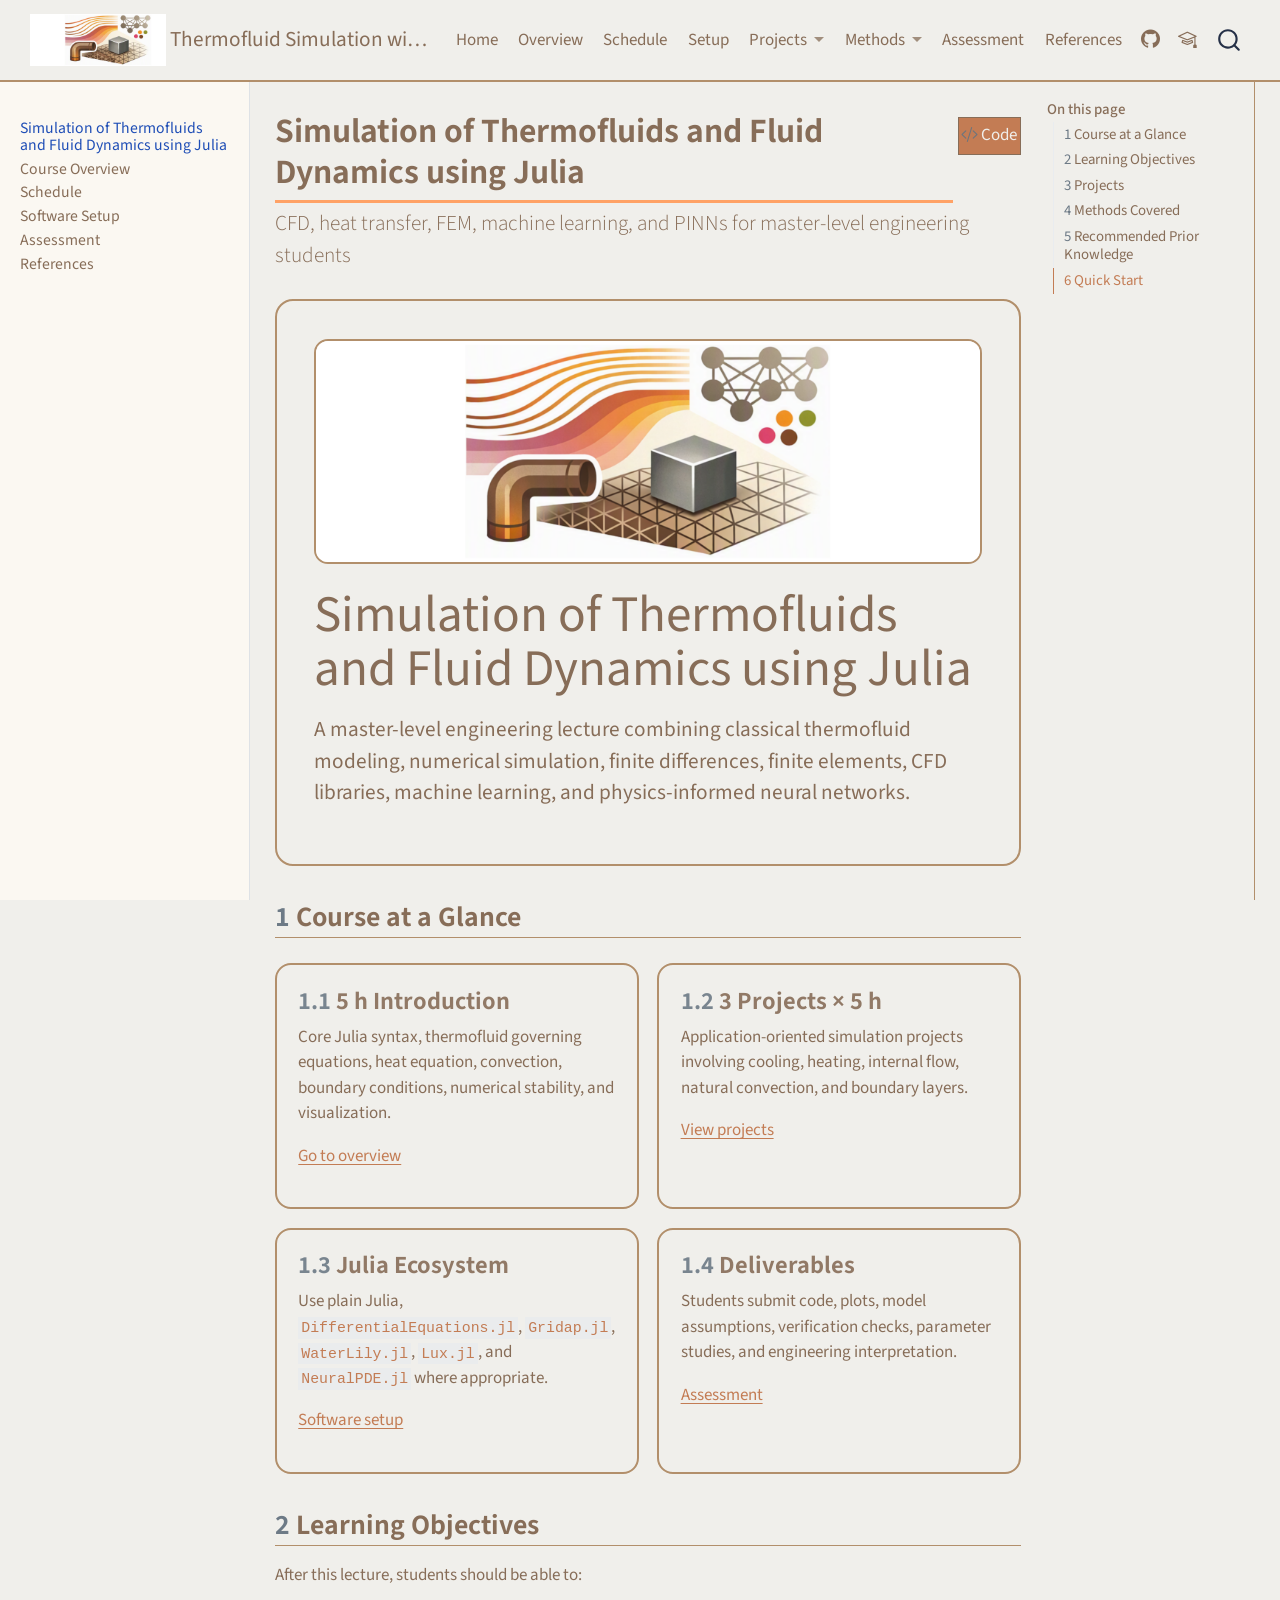
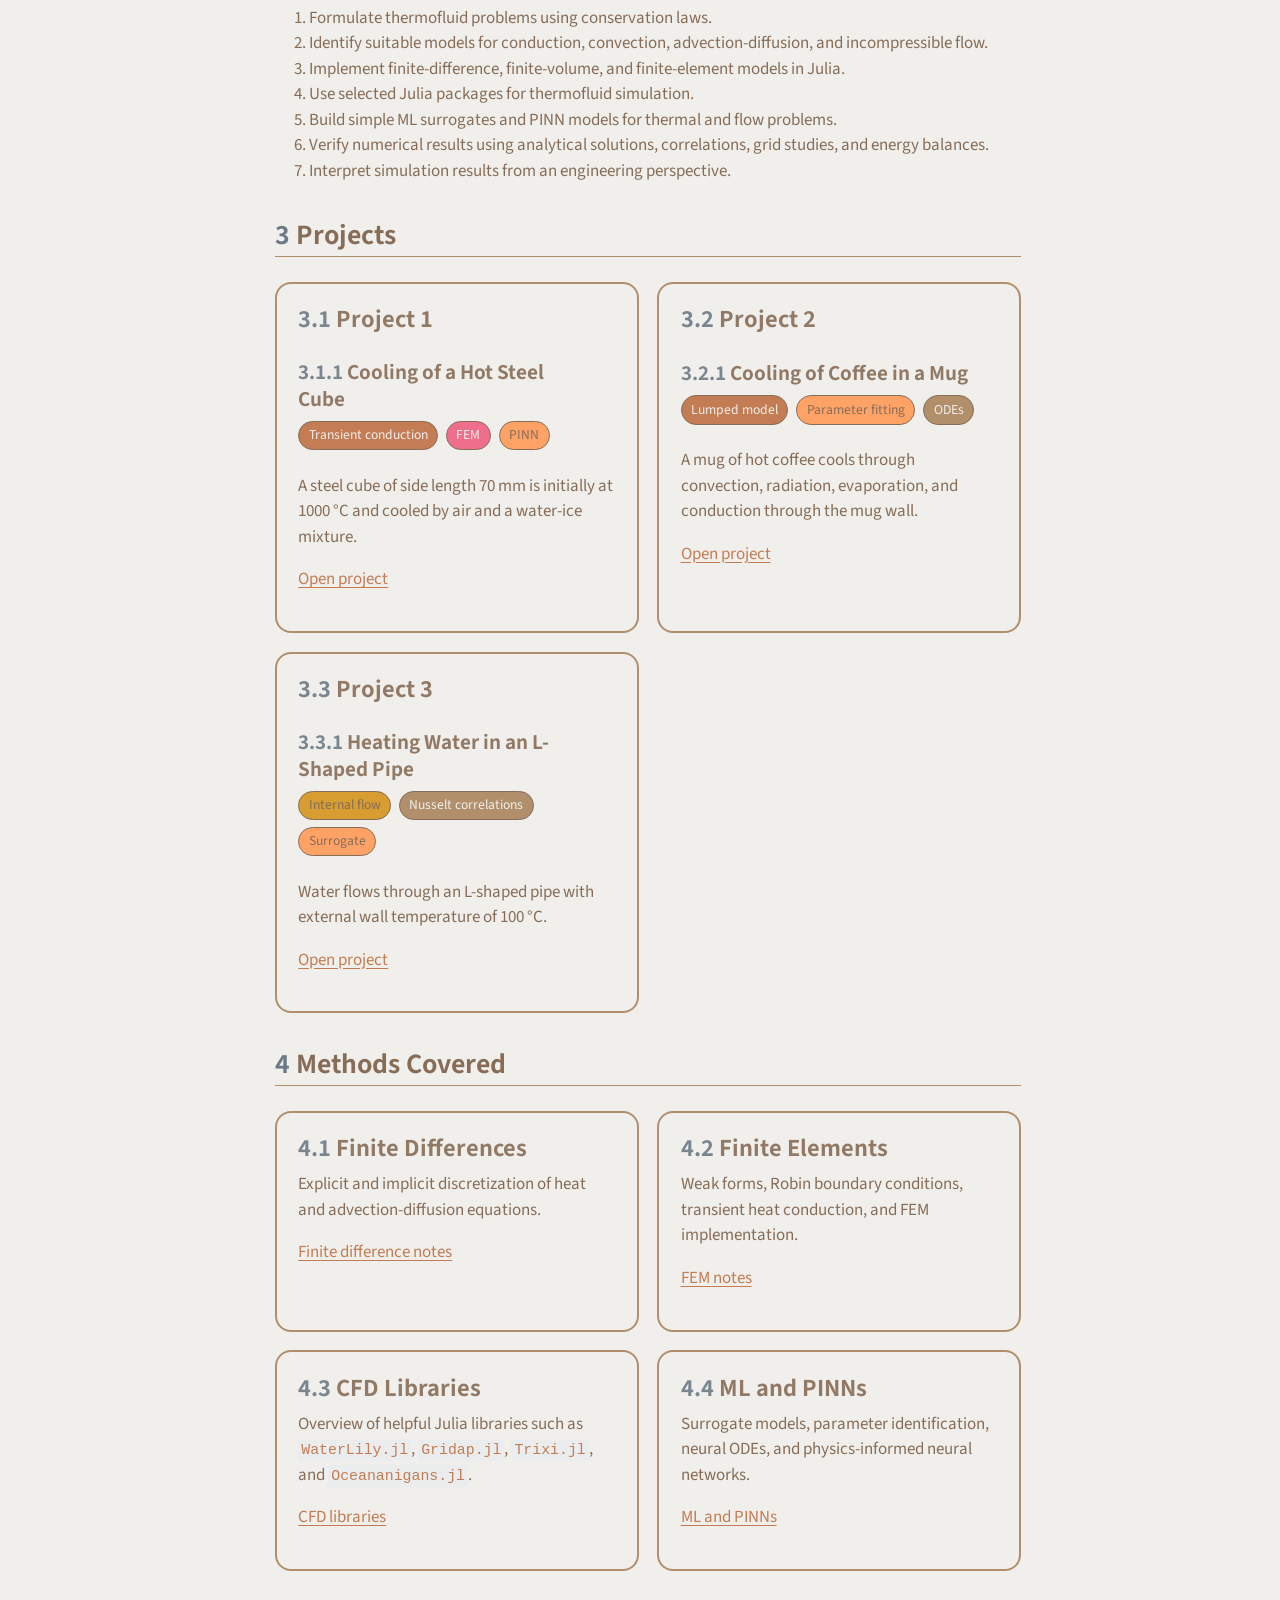
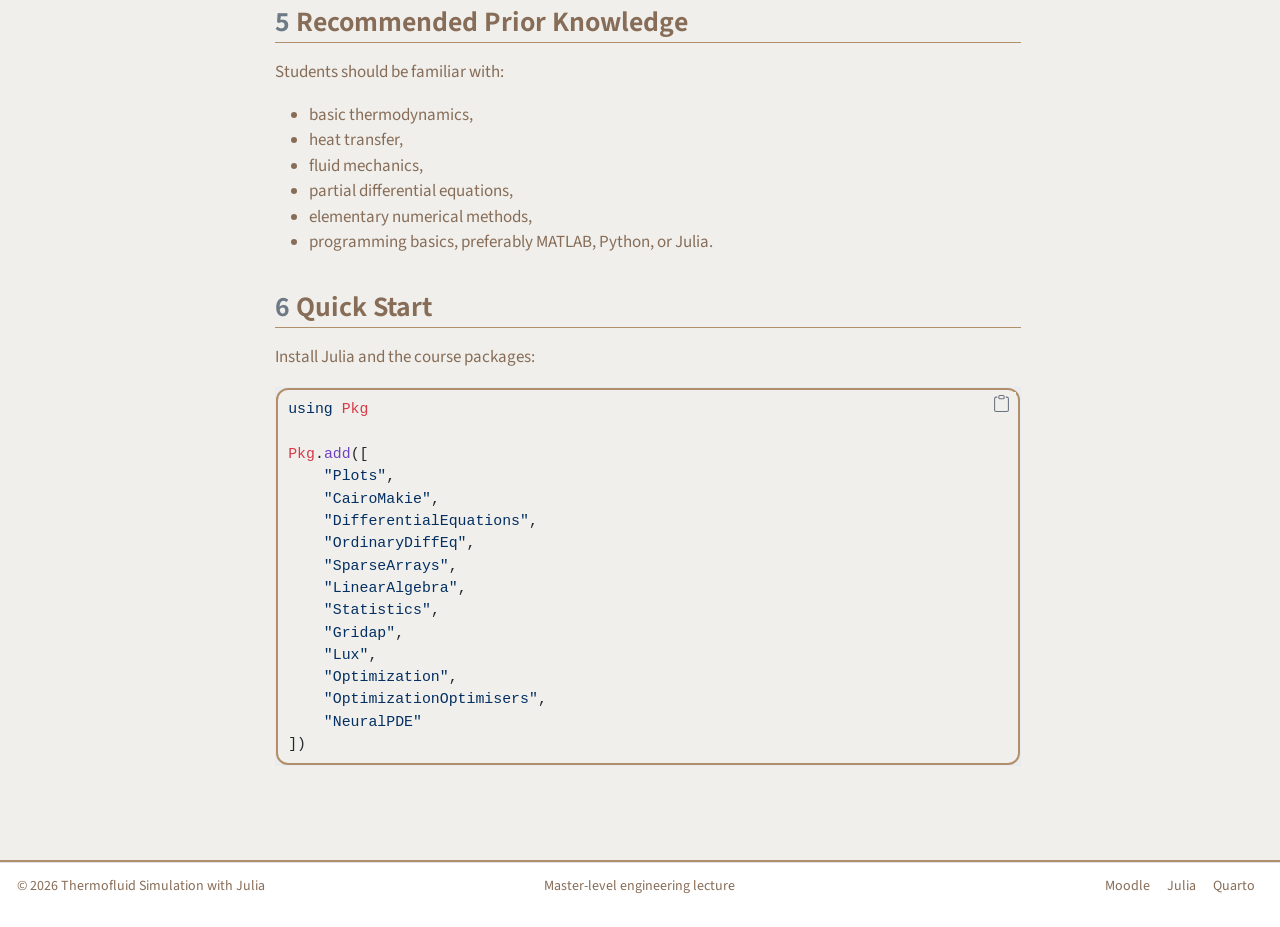
<file: index.html>
<!DOCTYPE html>
<html xmlns="http://www.w3.org/1999/xhtml" lang="en" xml:lang="en"><head>

<meta charset="utf-8">
<meta name="generator" content="quarto-1.10.18">

<meta name="viewport" content="width=device-width, initial-scale=1.0, user-scalable=yes">


<title>Simulation of Thermofluids and Fluid Dynamics using Julia – Thermofluid Simulation with Julia</title>
<style>
/* Default styles provided by pandoc.
** See https://pandoc.org/MANUAL.html#variables-for-html for config info.
*/
span.smallcaps{font-variant: small-caps;}
div.columns{display: flex; gap: 1.5em;}
div.column{flex: auto;}
@media screen {
div.columns{gap: min(4vw, 1.5em);}
div.column{overflow-x: auto;}
}
div.hanging-indent{margin-left: 1.5em; text-indent: -1.5em;}
ul.task-list{list-style: none;}
ul.task-list li input[type="checkbox"] {
  width: 0.8em;
  margin: 0 0.8em 0.2em -1em; /* quarto-specific, see https://github.com/quarto-dev/quarto-cli/issues/4556 */ 
  vertical-align: middle;
}
/* CSS for syntax highlighting */
html { -webkit-text-size-adjust: 100%; }
pre > code.sourceCode { white-space: pre; position: relative; }
pre > code.sourceCode > span { display: inline-block; line-height: 1.25; }
pre > code.sourceCode > span:empty { height: 1.2em; }
.sourceCode { overflow: visible; }
code.sourceCode > span { color: inherit; text-decoration: inherit; }
div.sourceCode { margin: 1em 0; }
pre.sourceCode { margin: 0; }
@media screen {
div.sourceCode { overflow: auto; }
}
@media print {
pre > code.sourceCode { white-space: pre-wrap; }
pre > code.sourceCode > span { text-indent: -5em; padding-left: 5em; }
}
pre.numberSource code
  { counter-reset: source-line 0; }
pre.numberSource code > span
  { position: relative; left: -4em; counter-increment: source-line; }
pre.numberSource code > span > a:first-child::before
  { content: counter(source-line);
    position: relative; left: -1em; text-align: right; vertical-align: baseline;
    border: none; display: inline-block;
    -webkit-touch-callout: none; -webkit-user-select: none;
    -khtml-user-select: none; -moz-user-select: none;
    -ms-user-select: none; user-select: none;
    padding: 0 4px; width: 4em;
  }
pre.numberSource { margin-left: 3em;  padding-left: 4px; }
div.sourceCode
  {   }
@media screen {
pre > code.sourceCode > span > a:first-child::before { text-decoration: underline; }
}
</style>


<script src="site_libs/quarto-nav/quarto-nav.js"></script>
<script src="site_libs/clipboard/clipboard.min.js"></script>
<script src="site_libs/quarto-search/autocomplete.umd.js"></script>
<script src="site_libs/quarto-search/fuse.min.js"></script>
<script src="site_libs/quarto-search/quarto-search.js"></script>
<meta name="quarto:offset" content="./">
<link href="./assets/favicon.png" rel="icon" type="image/png">
<script src="site_libs/quarto-html/quarto.js" type="module"></script>
<script src="site_libs/quarto-html/tabsets/tabsets.js" type="module"></script>
<script src="site_libs/quarto-html/popper.min.js"></script>
<script src="site_libs/quarto-html/tippy.umd.min.js"></script>
<script src="site_libs/quarto-html/anchor.min.js"></script>
<link href="site_libs/quarto-html/tippy.css" rel="stylesheet">
<link href="site_libs/quarto-html/quarto-syntax-highlighting-bb62276ab45c84d9efd712f51ff97b5a.css" rel="stylesheet" id="quarto-text-highlighting-styles">
<script src="site_libs/bootstrap/bootstrap.min.js"></script>
<link href="site_libs/bootstrap/bootstrap-icons.css" rel="stylesheet">
<link href="site_libs/bootstrap/bootstrap-1e8badbd0cb5ac28dec3b9cb014a888b.min.css" rel="stylesheet" append-hash="true" id="quarto-bootstrap" data-mode="light">
<script id="quarto-search-options" type="application/json">{
  "location": "navbar",
  "copy-button": false,
  "collapse-after": 3,
  "panel-placement": "end",
  "type": "overlay",
  "limit": 50,
  "keyboard-shortcut": [
    "f",
    "/",
    "s"
  ],
  "show-item-context": false,
  "language": {
    "search-no-results-text": "No results",
    "search-matching-documents-text": "matching documents",
    "search-copy-link-title": "Copy link to search",
    "search-hide-matches-text": "Hide additional matches",
    "search-more-match-text": "more match in this document",
    "search-more-matches-text": "more matches in this document",
    "search-clear-button-title": "Clear",
    "search-text-placeholder": "",
    "search-detached-cancel-button-title": "Cancel",
    "search-submit-button-title": "Submit",
    "search-label": "Search"
  }
}</script>
<style>html{ scroll-behavior: smooth; }</style>


<link rel="stylesheet" href="styles.css">
</head>

<body class="nav-sidebar docked nav-fixed quarto-light">

<div id="quarto-search-results"></div>
  <header id="quarto-header" class="headroom fixed-top">
    <nav class="navbar navbar-expand-lg " data-bs-theme="dark">
      <div class="navbar-container container-fluid">
      <div class="navbar-brand-container mx-auto">
    <a href="./index.html" class="navbar-brand navbar-brand-logo">
    <img src="./assets/logo-3x1.png" alt="Thermofluid Simulation with Julia course logo" class="navbar-logo light-content">
    <img src="./assets/logo-3x1.png" alt="Thermofluid Simulation with Julia course logo" class="navbar-logo dark-content">
    </a>
    <a class="navbar-brand" href="./index.html">
    <span class="navbar-title">Thermofluid Simulation with Julia</span>
    </a>
  </div>
            <div id="quarto-search" class="" title="Search"></div>
          <button class="navbar-toggler" type="button" data-bs-toggle="collapse" data-bs-target="#navbarCollapse" aria-controls="navbarCollapse" role="menu" aria-expanded="false" aria-label="Toggle navigation" onclick="if (window.quartoToggleHeadroom) { window.quartoToggleHeadroom(); }">
  <span class="navbar-toggler-icon"></span>
</button>
          <div class="collapse navbar-collapse" id="navbarCollapse">
            <ul class="navbar-nav navbar-nav-scroll me-auto">
  <li class="nav-item">
    <a class="nav-link active" href="./index.html" aria-current="page"> 
<span class="menu-text">Home</span></a>
  </li>  
  <li class="nav-item">
    <a class="nav-link" href="./overview.html"> 
<span class="menu-text">Overview</span></a>
  </li>  
  <li class="nav-item">
    <a class="nav-link" href="./schedule.html"> 
<span class="menu-text">Schedule</span></a>
  </li>  
  <li class="nav-item">
    <a class="nav-link" href="./setup.html"> 
<span class="menu-text">Setup</span></a>
  </li>  
  <li class="nav-item dropdown ">
    <a class="nav-link dropdown-toggle" href="#" id="nav-menu-projects" role="link" data-bs-toggle="dropdown" aria-expanded="false">
 <span class="menu-text">Projects</span>
    </a>
    <ul class="dropdown-menu" aria-labelledby="nav-menu-projects">    
        <li>
    <a class="dropdown-item" href="./projects/project-1-steel-cube.html">
 <span class="dropdown-text">Project 1: Steel Cube Cooling</span></a>
  </li>  
        <li>
    <a class="dropdown-item" href="./projects/project-2-coffee.html">
 <span class="dropdown-text">Project 2: Coffee Cooling</span></a>
  </li>  
        <li>
    <a class="dropdown-item" href="./projects/project-3-l-pipe.html">
 <span class="dropdown-text">Project 3: L-Shaped Pipe</span></a>
  </li>  
    </ul>
  </li>
  <li class="nav-item dropdown ">
    <a class="nav-link dropdown-toggle" href="#" id="nav-menu-methods" role="link" data-bs-toggle="dropdown" aria-expanded="false">
 <span class="menu-text">Methods</span>
    </a>
    <ul class="dropdown-menu" aria-labelledby="nav-menu-methods">    
        <li>
    <a class="dropdown-item" href="./methods/finite-difference.html">
 <span class="dropdown-text">Finite Difference</span></a>
  </li>  
        <li>
    <a class="dropdown-item" href="./methods/finite-element.html">
 <span class="dropdown-text">Finite Element Method</span></a>
  </li>  
        <li>
    <a class="dropdown-item" href="./methods/cfd-libraries.html">
 <span class="dropdown-text">CFD Libraries in Julia</span></a>
  </li>  
        <li>
    <a class="dropdown-item" href="./methods/ml-pinns.html">
 <span class="dropdown-text">ML and PINNs</span></a>
  </li>  
        <li>
    <a class="dropdown-item" href="./methods/verification-validation.html">
 <span class="dropdown-text">Verification &amp; Validation</span></a>
  </li>  
    </ul>
  </li>
  <li class="nav-item">
    <a class="nav-link" href="./assessment.html"> 
<span class="menu-text">Assessment</span></a>
  </li>  
  <li class="nav-item">
    <a class="nav-link" href="./references.html"> 
<span class="menu-text">References</span></a>
  </li>  
</ul>
            <ul class="navbar-nav navbar-nav-scroll ms-auto">
  <li class="nav-item compact">
    <a class="nav-link" href="https://github.com/inys/thermofluids-julia-course"> <i class="bi bi-github" role="img" aria-label="GitHub repository">
</i> 
<span class="menu-text"></span></a>
  </li>  
  <li class="nav-item compact">
    <a class="nav-link" href="https://moodle.unileoben.ac.at/course/view.php?id=7923"> <i class="bi bi-mortarboard" role="img" aria-label="Moodle course">
</i> 
<span class="menu-text"></span></a>
  </li>  
</ul>
          </div> <!-- /navcollapse -->
            <div class="quarto-navbar-tools">
</div>
      </div> <!-- /container-fluid -->
    </nav>
  <nav class="quarto-secondary-nav">
    <div class="container-fluid d-flex">
      <button type="button" class="quarto-btn-toggle btn" data-bs-toggle="collapse" role="button" data-bs-target=".quarto-sidebar-collapse-item" aria-controls="quarto-sidebar" aria-expanded="false" aria-label="Toggle sidebar navigation" onclick="if (window.quartoToggleHeadroom) { window.quartoToggleHeadroom(); }">
        <i class="bi bi-layout-text-sidebar-reverse"></i>
      </button>
        <nav class="quarto-page-breadcrumbs" aria-label="breadcrumb"><ol class="breadcrumb"><li class="breadcrumb-item"><a href="./index.html">Simulation of Thermofluids and Fluid Dynamics using Julia</a></li></ol></nav>
        <a class="flex-grow-1" role="navigation" data-bs-toggle="collapse" data-bs-target=".quarto-sidebar-collapse-item" aria-controls="quarto-sidebar" aria-expanded="false" aria-label="Toggle sidebar navigation" onclick="if (window.quartoToggleHeadroom) { window.quartoToggleHeadroom(); }">      
        </a>
    </div>
  </nav>
</header>
<!-- content -->
<div id="quarto-content" class="quarto-container page-columns page-rows-contents page-layout-full page-navbar">
<!-- sidebar -->
  <nav id="quarto-sidebar" class="sidebar collapse collapse-horizontal quarto-sidebar-collapse-item sidebar-navigation docked overflow-auto">
    <div class="sidebar-menu-container"> 
    <ul class="list-unstyled mt-1">
        <li class="sidebar-item">
  <div class="sidebar-item-container"> 
  <a href="./index.html" class="sidebar-item-text sidebar-link active">
 <span class="menu-text">Simulation of Thermofluids and Fluid Dynamics using Julia</span></a>
  </div>
</li>
        <li class="sidebar-item">
  <div class="sidebar-item-container"> 
  <a href="./overview.html" class="sidebar-item-text sidebar-link">
 <span class="menu-text">Course Overview</span></a>
  </div>
</li>
        <li class="sidebar-item">
  <div class="sidebar-item-container"> 
  <a href="./schedule.html" class="sidebar-item-text sidebar-link">
 <span class="menu-text">Schedule</span></a>
  </div>
</li>
        <li class="sidebar-item">
  <div class="sidebar-item-container"> 
  <a href="./setup.html" class="sidebar-item-text sidebar-link">
 <span class="menu-text">Software Setup</span></a>
  </div>
</li>
        <li class="sidebar-item">
  <div class="sidebar-item-container"> 
  <a href="./assessment.html" class="sidebar-item-text sidebar-link">
 <span class="menu-text">Assessment</span></a>
  </div>
</li>
        <li class="sidebar-item">
  <div class="sidebar-item-container"> 
  <a href="./references.html" class="sidebar-item-text sidebar-link">
 <span class="menu-text">References</span></a>
  </div>
</li>
    </ul>
    </div>
</nav>
<div id="quarto-sidebar-glass" class="quarto-sidebar-collapse-item" data-bs-toggle="collapse" data-bs-target=".quarto-sidebar-collapse-item"></div>
<!-- margin-sidebar -->
    <div id="quarto-margin-sidebar" class="sidebar margin-sidebar">
        <nav id="TOC" role="doc-toc" class="toc-active">
    <h2 id="toc-title">On this page</h2>
   
  <ul>
  <li><a href="#course-at-a-glance" id="toc-course-at-a-glance" class="nav-link active" data-scroll-target="#course-at-a-glance"><span class="header-section-number">1</span> Course at a Glance</a></li>
  <li><a href="#learning-objectives" id="toc-learning-objectives" class="nav-link" data-scroll-target="#learning-objectives"><span class="header-section-number">2</span> Learning Objectives</a></li>
  <li><a href="#projects" id="toc-projects" class="nav-link" data-scroll-target="#projects"><span class="header-section-number">3</span> Projects</a></li>
  <li><a href="#methods-covered" id="toc-methods-covered" class="nav-link" data-scroll-target="#methods-covered"><span class="header-section-number">4</span> Methods Covered</a></li>
  <li><a href="#recommended-prior-knowledge" id="toc-recommended-prior-knowledge" class="nav-link" data-scroll-target="#recommended-prior-knowledge"><span class="header-section-number">5</span> Recommended Prior Knowledge</a></li>
  <li><a href="#quick-start" id="toc-quick-start" class="nav-link" data-scroll-target="#quick-start"><span class="header-section-number">6</span> Quick Start</a></li>
  </ul>
</nav>
    </div>
<!-- main -->
<main class="content column-body" id="quarto-document-content">

<header id="title-block-header" class="quarto-title-block default">
<div class="quarto-title">
<div class="quarto-title-block"><div><h1 class="title">Simulation of Thermofluids and Fluid Dynamics using Julia</h1><button type="button" class="btn code-tools-button" id="quarto-code-tools-source"><i class="bi"></i> Code</button></div></div>
<p class="subtitle lead">CFD, heat transfer, FEM, machine learning, and PINNs for master-level engineering students</p>
</div>



<div class="quarto-title-meta column-body">

    
  
    
  </div>
  


</header>


<div class="hero">
<p><img src="assets/logo-3x1.png" class="hero-logo" alt="Course logo: Thermofluid Simulation with Julia"></p>
<div class="hero-title">
<p>Simulation of Thermofluids and Fluid Dynamics using Julia</p>
</div>
<div class="hero-subtitle">
<p>A master-level engineering lecture combining classical thermofluid modeling, numerical simulation, finite differences, finite elements, CFD libraries, machine learning, and physics-informed neural networks.</p>
</div>
</div>
<section id="course-at-a-glance" class="level2" data-number="1">
<h2 data-number="1" class="anchored" data-anchor-id="course-at-a-glance"><span class="header-section-number">1</span> Course at a Glance</h2>
<div class="course-card-grid">
<section id="h-introduction" class="level3 course-card" data-number="1.1">
<h3 data-number="1.1" class="anchored" data-anchor-id="h-introduction"><span class="header-section-number">1.1</span> 5 h Introduction</h3>
<p>Core Julia syntax, thermofluid governing equations, heat equation, convection, boundary conditions, numerical stability, and visualization.</p>
<p><a href="./overview.html">Go to overview</a></p>
</section>
<section id="projects-5-h" class="level3 course-card" data-number="1.2">
<h3 data-number="1.2" class="anchored" data-anchor-id="projects-5-h"><span class="header-section-number">1.2</span> 3 Projects × 5 h</h3>
<p>Application-oriented simulation projects involving cooling, heating, internal flow, natural convection, and boundary layers.</p>
<p><a href="#projects">View projects</a></p>
</section>
<section id="julia-ecosystem" class="level3 course-card" data-number="1.3">
<h3 data-number="1.3" class="anchored" data-anchor-id="julia-ecosystem"><span class="header-section-number">1.3</span> Julia Ecosystem</h3>
<p>Use plain Julia, <code>DifferentialEquations.jl</code>, <code>Gridap.jl</code>, <code>WaterLily.jl</code>, <code>Lux.jl</code>, and <code>NeuralPDE.jl</code> where appropriate.</p>
<p><a href="./setup.html">Software setup</a></p>
</section>
<section id="deliverables" class="level3 course-card" data-number="1.4">
<h3 data-number="1.4" class="anchored" data-anchor-id="deliverables"><span class="header-section-number">1.4</span> Deliverables</h3>
<p>Students submit code, plots, model assumptions, verification checks, parameter studies, and engineering interpretation.</p>
<p><a href="./assessment.html">Assessment</a></p>
</section>
</div>
</section>
<section id="learning-objectives" class="level2" data-number="2">
<h2 data-number="2" class="anchored" data-anchor-id="learning-objectives"><span class="header-section-number">2</span> Learning Objectives</h2>
<p>After this lecture, students should be able to:</p>
<ol type="1">
<li>Formulate thermofluid problems using conservation laws.</li>
<li>Identify suitable models for conduction, convection, advection-diffusion, and incompressible flow.</li>
<li>Implement finite-difference, finite-volume, and finite-element models in Julia.</li>
<li>Use selected Julia packages for thermofluid simulation.</li>
<li>Build simple ML surrogates and PINN models for thermal and flow problems.</li>
<li>Verify numerical results using analytical solutions, correlations, grid studies, and energy balances.</li>
<li>Interpret simulation results from an engineering perspective.</li>
</ol>
</section>
<section id="projects" class="level2" data-number="3">
<h2 data-number="3" class="anchored" data-anchor-id="projects"><span class="header-section-number">3</span> Projects</h2>
<div class="course-card-grid">
<section id="project-1" class="level3 course-card" data-number="3.1">
<h3 data-number="3.1" class="anchored" data-anchor-id="project-1"><span class="header-section-number">3.1</span> Project 1</h3>
<section id="cooling-of-a-hot-steel-cube" class="level4" data-number="3.1.1">
<h4 data-number="3.1.1" class="anchored" data-anchor-id="cooling-of-a-hot-steel-cube"><span class="header-section-number">3.1.1</span> Cooling of a Hot Steel Cube</h4>
<p><span class="tag tag-heat">Transient conduction</span> <span class="tag tag-fem">FEM</span> <span class="tag tag-ml">PINN</span></p>
<p>A steel cube of side length 70 mm is initially at 1000 °C and cooled by air and a water-ice mixture.</p>
<p><a href="./projects/project-1-steel-cube.html">Open project</a></p>
</section>
</section>
<section id="project-2" class="level3 course-card" data-number="3.2">
<h3 data-number="3.2" class="anchored" data-anchor-id="project-2"><span class="header-section-number">3.2</span> Project 2</h3>
<section id="cooling-of-coffee-in-a-mug" class="level4" data-number="3.2.1">
<h4 data-number="3.2.1" class="anchored" data-anchor-id="cooling-of-coffee-in-a-mug"><span class="header-section-number">3.2.1</span> Cooling of Coffee in a Mug</h4>
<p><span class="tag tag-heat">Lumped model</span> <span class="tag tag-ml">Parameter fitting</span> <span class="tag">ODEs</span></p>
<p>A mug of hot coffee cools through convection, radiation, evaporation, and conduction through the mug wall.</p>
<p><a href="./projects/project-2-coffee.html">Open project</a></p>
</section>
</section>
<section id="project-3" class="level3 course-card" data-number="3.3">
<h3 data-number="3.3" class="anchored" data-anchor-id="project-3"><span class="header-section-number">3.3</span> Project 3</h3>
<section id="heating-water-in-an-l-shaped-pipe" class="level4" data-number="3.3.1">
<h4 data-number="3.3.1" class="anchored" data-anchor-id="heating-water-in-an-l-shaped-pipe"><span class="header-section-number">3.3.1</span> Heating Water in an L-Shaped Pipe</h4>
<p><span class="tag tag-cfd">Internal flow</span> <span class="tag">Nusselt correlations</span> <span class="tag tag-ml">Surrogate</span></p>
<p>Water flows through an L-shaped pipe with external wall temperature of 100 °C.</p>
<p><a href="./projects/project-3-l-pipe.html">Open project</a></p>
</section>
</section>
</div>
</section>
<section id="methods-covered" class="level2" data-number="4">
<h2 data-number="4" class="anchored" data-anchor-id="methods-covered"><span class="header-section-number">4</span> Methods Covered</h2>
<div class="course-card-grid">
<section id="finite-differences" class="level3 course-card" data-number="4.1">
<h3 data-number="4.1" class="anchored" data-anchor-id="finite-differences"><span class="header-section-number">4.1</span> Finite Differences</h3>
<p>Explicit and implicit discretization of heat and advection-diffusion equations.</p>
<p><a href="./methods/finite-difference.html">Finite difference notes</a></p>
</section>
<section id="finite-elements" class="level3 course-card" data-number="4.2">
<h3 data-number="4.2" class="anchored" data-anchor-id="finite-elements"><span class="header-section-number">4.2</span> Finite Elements</h3>
<p>Weak forms, Robin boundary conditions, transient heat conduction, and FEM implementation.</p>
<p><a href="./methods/finite-element.html">FEM notes</a></p>
</section>
<section id="cfd-libraries" class="level3 course-card" data-number="4.3">
<h3 data-number="4.3" class="anchored" data-anchor-id="cfd-libraries"><span class="header-section-number">4.3</span> CFD Libraries</h3>
<p>Overview of helpful Julia libraries such as <code>WaterLily.jl</code>, <code>Gridap.jl</code>, <code>Trixi.jl</code>, and <code>Oceananigans.jl</code>.</p>
<p><a href="./methods/cfd-libraries.html">CFD libraries</a></p>
</section>
<section id="ml-and-pinns" class="level3 course-card" data-number="4.4">
<h3 data-number="4.4" class="anchored" data-anchor-id="ml-and-pinns"><span class="header-section-number">4.4</span> ML and PINNs</h3>
<p>Surrogate models, parameter identification, neural ODEs, and physics-informed neural networks.</p>
<p><a href="./methods/ml-pinns.html">ML and PINNs</a></p>
</section>
</div>
</section>
<section id="recommended-prior-knowledge" class="level2" data-number="5">
<h2 data-number="5" class="anchored" data-anchor-id="recommended-prior-knowledge"><span class="header-section-number">5</span> Recommended Prior Knowledge</h2>
<p>Students should be familiar with:</p>
<ul>
<li>basic thermodynamics,</li>
<li>heat transfer,</li>
<li>fluid mechanics,</li>
<li>partial differential equations,</li>
<li>elementary numerical methods,</li>
<li>programming basics, preferably MATLAB, Python, or Julia.</li>
</ul>
</section>
<section id="quick-start" class="level2" data-number="6">
<h2 data-number="6" class="anchored" data-anchor-id="quick-start"><span class="header-section-number">6</span> Quick Start</h2>
<p>Install Julia and the course packages:</p>
<div class="code-copy-outer-scaffold"><div class="sourceCode" id="cb1"><pre class="sourceCode julia code-with-copy"><code class="sourceCode julia"><span id="cb1-1"><a href="#cb1-1" aria-hidden="true" tabindex="-1"></a><span class="im">using</span> <span class="bu">Pkg</span></span>
<span id="cb1-2"><a href="#cb1-2" aria-hidden="true" tabindex="-1"></a></span>
<span id="cb1-3"><a href="#cb1-3" aria-hidden="true" tabindex="-1"></a><span class="bu">Pkg</span>.<span class="fu">add</span>([</span>
<span id="cb1-4"><a href="#cb1-4" aria-hidden="true" tabindex="-1"></a>    <span class="st">"Plots"</span>,</span>
<span id="cb1-5"><a href="#cb1-5" aria-hidden="true" tabindex="-1"></a>    <span class="st">"CairoMakie"</span>,</span>
<span id="cb1-6"><a href="#cb1-6" aria-hidden="true" tabindex="-1"></a>    <span class="st">"DifferentialEquations"</span>,</span>
<span id="cb1-7"><a href="#cb1-7" aria-hidden="true" tabindex="-1"></a>    <span class="st">"OrdinaryDiffEq"</span>,</span>
<span id="cb1-8"><a href="#cb1-8" aria-hidden="true" tabindex="-1"></a>    <span class="st">"SparseArrays"</span>,</span>
<span id="cb1-9"><a href="#cb1-9" aria-hidden="true" tabindex="-1"></a>    <span class="st">"LinearAlgebra"</span>,</span>
<span id="cb1-10"><a href="#cb1-10" aria-hidden="true" tabindex="-1"></a>    <span class="st">"Statistics"</span>,</span>
<span id="cb1-11"><a href="#cb1-11" aria-hidden="true" tabindex="-1"></a>    <span class="st">"Gridap"</span>,</span>
<span id="cb1-12"><a href="#cb1-12" aria-hidden="true" tabindex="-1"></a>    <span class="st">"Lux"</span>,</span>
<span id="cb1-13"><a href="#cb1-13" aria-hidden="true" tabindex="-1"></a>    <span class="st">"Optimization"</span>,</span>
<span id="cb1-14"><a href="#cb1-14" aria-hidden="true" tabindex="-1"></a>    <span class="st">"OptimizationOptimisers"</span>,</span>
<span id="cb1-15"><a href="#cb1-15" aria-hidden="true" tabindex="-1"></a>    <span class="st">"NeuralPDE"</span></span>
<span id="cb1-16"><a href="#cb1-16" aria-hidden="true" tabindex="-1"></a>])</span></code></pre></div><button title="Copy to Clipboard" class="code-copy-button"><i class="bi"></i></button></div>


<!-- -->

</section>

</main> <!-- /main -->
<script id="quarto-html-after-body" type="application/javascript">
  window.document.addEventListener("DOMContentLoaded", function (event) {
    const icon = "";
    const anchorJS = new window.AnchorJS();
    anchorJS.options = {
      placement: 'right',
      icon: icon
    };
    anchorJS.add('.anchored');
    const isCodeAnnotation = (el) => {
      for (const clz of el.classList) {
        if (clz.startsWith('code-annotation-')) {                     
          return true;
        }
      }
      return false;
    }
    const onCopySuccess = function(e) {
      // button target
      const button = e.trigger;
      // don't keep focus
      button.blur();
      // flash "checked"
      button.classList.add('code-copy-button-checked');
      var currentTitle = button.getAttribute("title");
      button.setAttribute("title", "Copied!");
      let tooltip;
      if (window.bootstrap) {
        button.setAttribute("data-bs-toggle", "tooltip");
        button.setAttribute("data-bs-placement", "left");
        button.setAttribute("data-bs-title", "Copied!");
        tooltip = new bootstrap.Tooltip(button, 
          { trigger: "manual", 
            customClass: "code-copy-button-tooltip",
            offset: [0, -8]});
        tooltip.show();    
      }
      setTimeout(function() {
        if (tooltip) {
          tooltip.hide();
          button.removeAttribute("data-bs-title");
          button.removeAttribute("data-bs-toggle");
          button.removeAttribute("data-bs-placement");
        }
        button.setAttribute("title", currentTitle);
        button.classList.remove('code-copy-button-checked');
      }, 1000);
      // clear code selection
      e.clearSelection();
    }
    const getTextToCopy = function(trigger) {
      const outerScaffold = trigger.parentElement.cloneNode(true);
      const codeEl = outerScaffold.querySelector('code');
      for (const childEl of codeEl.children) {
        if (isCodeAnnotation(childEl)) {
          childEl.remove();
        }
      }
      return codeEl.innerText;
    }
    const clipboard = new window.ClipboardJS('.code-copy-button:not([data-in-quarto-modal])', {
      text: getTextToCopy
    });
    clipboard.on('success', onCopySuccess);
    if (window.document.getElementById('quarto-embedded-source-code-modal')) {
      const clipboardModal = new window.ClipboardJS('.code-copy-button[data-in-quarto-modal]', {
        text: getTextToCopy,
        container: window.document.getElementById('quarto-embedded-source-code-modal')
      });
      clipboardModal.on('success', onCopySuccess);
    }
    const viewSource = window.document.getElementById('quarto-view-source') ||
                       window.document.getElementById('quarto-code-tools-source');
    if (viewSource) {
      const sourceUrl = viewSource.getAttribute("data-quarto-source-url");
      viewSource.addEventListener("click", function(e) {
        if (sourceUrl) {
          // rstudio viewer pane
          if (/\bcapabilities=\b/.test(window.location)) {
            window.open(sourceUrl);
          } else {
            window.location.href = sourceUrl;
          }
        } else {
          const modal = new bootstrap.Modal(document.getElementById('quarto-embedded-source-code-modal'));
          modal.show();
        }
        return false;
      });
    }
    function toggleCodeHandler(show) {
      return function(e) {
        const cellDetails = window.document.querySelectorAll(".cell details.code-fold");
        for (let i=0; i<cellDetails.length; i++) {
          const details = cellDetails[i];
          if (show) {
            details.open = true;
          } else {
            details.removeAttribute("open");
          }
        }
        const cellCodeDivs = window.document.querySelectorAll(".cell div.sourceCode.cell-code");
        const fromCls = show ? "hidden" : "unhidden";
        const toCls = show ? "unhidden" : "hidden";
        for (let i=0; i<cellCodeDivs.length; i++) {
          const codeDiv = cellCodeDivs[i];
          if (codeDiv.classList.contains(fromCls)) {
            codeDiv.classList.remove(fromCls);
            codeDiv.classList.add(toCls);
          } 
        }
        return false;
      }
    }
    const hideAllCode = window.document.getElementById("quarto-hide-all-code");
    if (hideAllCode) {
      hideAllCode.addEventListener("click", toggleCodeHandler(false));
    }
    const showAllCode = window.document.getElementById("quarto-show-all-code");
    if (showAllCode) {
      showAllCode.addEventListener("click", toggleCodeHandler(true));
    }
      var localhostRegex = new RegExp(/^(?:http|https):\/\/localhost\:?[0-9]*\//);
      var mailtoRegex = new RegExp(/^mailto:/);
        var filterRegex = new RegExp("https:\/\/inys\.github\.io\/thermofluids-julia-course\/");
      var isInternal = (href) => {
          return filterRegex.test(href) || localhostRegex.test(href) || mailtoRegex.test(href);
      }
      // Inspect non-navigation links and adorn them if external
     var links = window.document.querySelectorAll('a[href]:not(.nav-link):not(.navbar-brand):not(.toc-action):not(.sidebar-link):not(.sidebar-item-toggle):not(.pagination-link):not(.no-external):not([aria-hidden]):not(.dropdown-item):not(.quarto-navigation-tool):not(.about-link)');
      for (var i=0; i<links.length; i++) {
        const link = links[i];
        if (!isInternal(link.href)) {
          // undo the damage that might have been done by quarto-nav.js in the case of
          // links that we want to consider external
          if (link.dataset.originalHref !== undefined) {
            link.href = link.dataset.originalHref;
          }
            // target, if specified
            link.setAttribute("target", "_blank");
            if (link.getAttribute("rel") === null) {
              link.setAttribute("rel", "noopener");
            }
        }
      }
    function tippyHover(el, contentFn, onTriggerFn, onUntriggerFn) {
      const config = {
        allowHTML: true,
        maxWidth: 500,
        delay: 100,
        arrow: false,
        appendTo: function(el) {
            return el.parentElement;
        },
        interactive: true,
        interactiveBorder: 10,
        theme: 'quarto',
        placement: 'bottom-start',
      };
      if (contentFn) {
        config.content = contentFn;
      }
      if (onTriggerFn) {
        config.onTrigger = onTriggerFn;
      }
      if (onUntriggerFn) {
        config.onUntrigger = onUntriggerFn;
      }
      window.tippy(el, config); 
    }
    const noterefs = window.document.querySelectorAll('a[role="doc-noteref"]');
    for (var i=0; i<noterefs.length; i++) {
      const ref = noterefs[i];
      tippyHover(ref, function() {
        // use id or data attribute instead here
        let href = ref.getAttribute('data-footnote-href') || ref.getAttribute('href');
        try { href = new URL(href).hash; } catch {}
        const id = href.replace(/^#\/?/, "");
        const note = window.document.getElementById(id);
        if (note) {
          return note.innerHTML;
        } else {
          return "";
        }
      });
    }
    const xrefs = window.document.querySelectorAll('a.quarto-xref');
    const processXRef = (id, note) => {
      // Strip column container classes
      const stripColumnClz = (el) => {
        el.classList.remove("page-full", "page-columns");
        if (el.children) {
          for (const child of el.children) {
            stripColumnClz(child);
          }
        }
      }
      stripColumnClz(note)
      if (id === null || id.startsWith('sec-')) {
        // Special case sections, only their first couple elements
        const container = document.createElement("div");
        if (note.children && note.children.length > 2) {
          container.appendChild(note.children[0].cloneNode(true));
          for (let i = 1; i < note.children.length; i++) {
            const child = note.children[i];
            if (child.tagName === "P" && child.innerText === "") {
              continue;
            } else {
              container.appendChild(child.cloneNode(true));
              break;
            }
          }
          if (window.Quarto?.typesetMath) {
            window.Quarto.typesetMath(container);
          }
          return container.innerHTML
        } else {
          if (window.Quarto?.typesetMath) {
            window.Quarto.typesetMath(note);
          }
          return note.innerHTML;
        }
      } else {
        // Remove any anchor links if they are present
        const anchorLink = note.querySelector('a.anchorjs-link');
        if (anchorLink) {
          anchorLink.remove();
        }
        if (window.Quarto?.typesetMath) {
          window.Quarto.typesetMath(note);
        }
        if (note.classList.contains("callout")) {
          return note.outerHTML;
        } else {
          return note.innerHTML;
        }
      }
    }
    for (var i=0; i<xrefs.length; i++) {
      const xref = xrefs[i];
      tippyHover(xref, undefined, function(instance) {
        instance.disable();
        let url = xref.getAttribute('href');
        let hash = undefined; 
        if (url.startsWith('#')) {
          hash = url;
        } else {
          try { hash = new URL(url).hash; } catch {}
        }
        if (hash) {
          const id = hash.replace(/^#\/?/, "");
          const note = window.document.getElementById(id);
          if (note !== null) {
            try {
              const html = processXRef(id, note.cloneNode(true));
              instance.setContent(html);
            } finally {
              instance.enable();
              instance.show();
            }
          } else {
            // See if we can fetch this
            fetch(url.split('#')[0])
            .then(res => res.text())
            .then(html => {
              const parser = new DOMParser();
              const htmlDoc = parser.parseFromString(html, "text/html");
              const note = htmlDoc.getElementById(id);
              if (note !== null) {
                const html = processXRef(id, note);
                instance.setContent(html);
              } 
            }).finally(() => {
              instance.enable();
              instance.show();
            });
          }
        } else {
          // See if we can fetch a full url (with no hash to target)
          // This is a special case and we should probably do some content thinning / targeting
          fetch(url)
          .then(res => res.text())
          .then(html => {
            const parser = new DOMParser();
            const htmlDoc = parser.parseFromString(html, "text/html");
            const note = htmlDoc.querySelector('main.content');
            if (note !== null) {
              // This should only happen for chapter cross references
              // (since there is no id in the URL)
              // remove the first header
              if (note.children.length > 0 && note.children[0].tagName === "HEADER") {
                note.children[0].remove();
              }
              const html = processXRef(null, note);
              instance.setContent(html);
            } 
          }).finally(() => {
            instance.enable();
            instance.show();
          });
        }
      }, function(instance) {
      });
    }
        let selectedAnnoteEl;
        const selectorForAnnotation = ( cell, annotation) => {
          let cellAttr = 'data-code-cell="' + cell + '"';
          let lineAttr = 'data-code-annotation="' +  annotation + '"';
          const selector = 'span[' + cellAttr + '][' + lineAttr + ']';
          return selector;
        }
        const selectCodeLines = (annoteEl) => {
          const doc = window.document;
          const targetCell = annoteEl.getAttribute("data-target-cell");
          const targetAnnotation = annoteEl.getAttribute("data-target-annotation");
          const annoteSpan = window.document.querySelector(selectorForAnnotation(targetCell, targetAnnotation));
          const lines = annoteSpan.getAttribute("data-code-lines").split(",");
          const lineIds = lines.map((line) => {
            return targetCell + "-" + line;
          })
          let top = null;
          let height = null;
          let parent = null;
          if (lineIds.length > 0) {
              //compute the position of the single el (top and bottom and make a div)
              const el = window.document.getElementById(lineIds[0]);
              top = el.offsetTop;
              height = el.offsetHeight;
              parent = el.parentElement.parentElement;
            if (lineIds.length > 1) {
              const lastEl = window.document.getElementById(lineIds[lineIds.length - 1]);
              const bottom = lastEl.offsetTop + lastEl.offsetHeight;
              height = bottom - top;
            }
            if (top !== null && height !== null && parent !== null) {
              // cook up a div (if necessary) and position it 
              let div = window.document.getElementById("code-annotation-line-highlight");
              if (div === null) {
                div = window.document.createElement("div");
                div.setAttribute("id", "code-annotation-line-highlight");
                div.style.position = 'absolute';
                parent.appendChild(div);
              }
              div.style.top = top - 2 + "px";
              div.style.height = height + 4 + "px";
              div.style.left = 0;
              let gutterDiv = window.document.getElementById("code-annotation-line-highlight-gutter");
              if (gutterDiv === null) {
                gutterDiv = window.document.createElement("div");
                gutterDiv.setAttribute("id", "code-annotation-line-highlight-gutter");
                gutterDiv.style.position = 'absolute';
                const codeCell = window.document.getElementById(targetCell);
                const gutter = codeCell.querySelector('.code-annotation-gutter');
                gutter.appendChild(gutterDiv);
              }
              gutterDiv.style.top = top - 2 + "px";
              gutterDiv.style.height = height + 4 + "px";
            }
            selectedAnnoteEl = annoteEl;
          }
        };
        const unselectCodeLines = () => {
          const elementsIds = ["code-annotation-line-highlight", "code-annotation-line-highlight-gutter"];
          elementsIds.forEach((elId) => {
            const div = window.document.getElementById(elId);
            if (div) {
              div.remove();
            }
          });
          selectedAnnoteEl = undefined;
        };
          // Handle positioning of the toggle
      window.addEventListener(
        "resize",
        throttle(() => {
          elRect = undefined;
          if (selectedAnnoteEl) {
            selectCodeLines(selectedAnnoteEl);
          }
        }, 10)
      );
      function throttle(fn, ms) {
      let throttle = false;
      let timer;
        return (...args) => {
          if(!throttle) { // first call gets through
              fn.apply(this, args);
              throttle = true;
          } else { // all the others get throttled
              if(timer) clearTimeout(timer); // cancel #2
              timer = setTimeout(() => {
                fn.apply(this, args);
                timer = throttle = false;
              }, ms);
          }
        };
      }
        // Attach click handler to the DT
        const annoteDls = window.document.querySelectorAll('dt[data-target-cell]');
        for (const annoteDlNode of annoteDls) {
          annoteDlNode.addEventListener('click', (event) => {
            const clickedEl = event.target;
            if (clickedEl !== selectedAnnoteEl) {
              unselectCodeLines();
              const activeEl = window.document.querySelector('dt[data-target-cell].code-annotation-active');
              if (activeEl) {
                activeEl.classList.remove('code-annotation-active');
              }
              selectCodeLines(clickedEl);
              clickedEl.classList.add('code-annotation-active');
            } else {
              // Unselect the line
              unselectCodeLines();
              clickedEl.classList.remove('code-annotation-active');
            }
          });
        }
    const findCites = (el) => {
      const parentEl = el.parentElement;
      if (parentEl) {
        const cites = parentEl.dataset.cites;
        if (cites) {
          return {
            el,
            cites: cites.split(' ')
          };
        } else {
          return findCites(el.parentElement)
        }
      } else {
        return undefined;
      }
    };
    var bibliorefs = window.document.querySelectorAll('a[role="doc-biblioref"]');
    for (var i=0; i<bibliorefs.length; i++) {
      const ref = bibliorefs[i];
      const citeInfo = findCites(ref);
      if (citeInfo) {
        tippyHover(citeInfo.el, function() {
          var popup = window.document.createElement('div');
          citeInfo.cites.forEach(function(cite) {
            var citeDiv = window.document.createElement('div');
            citeDiv.classList.add('hanging-indent');
            citeDiv.classList.add('csl-entry');
            var biblioDiv = window.document.getElementById('ref-' + cite);
            if (biblioDiv) {
              citeDiv.innerHTML = biblioDiv.innerHTML;
            }
            popup.appendChild(citeDiv);
          });
          return popup.innerHTML;
        });
      }
    }
  });
  </script><div class="modal fade" id="quarto-embedded-source-code-modal" tabindex="-1" aria-labelledby="quarto-embedded-source-code-modal-label" aria-hidden="true"><div class="modal-dialog modal-dialog-scrollable"><div class="modal-content"><div class="modal-header"><h5 class="modal-title" id="quarto-embedded-source-code-modal-label">Source Code</h5><button class="btn-close" data-bs-dismiss="modal"></button></div><div class="modal-body"><div class="">
<div class="code-copy-outer-scaffold"><div class="sourceCode" id="cb2" data-shortcodes="false"><pre class="sourceCode markdown code-with-copy"><code class="sourceCode markdown"><span id="cb2-1"><a href="#cb2-1" aria-hidden="true" tabindex="-1"></a><span class="co">---</span></span>
<span id="cb2-2"><a href="#cb2-2" aria-hidden="true" tabindex="-1"></a><span class="an">title:</span><span class="co"> "Simulation of Thermofluids and Fluid Dynamics using Julia"</span></span>
<span id="cb2-3"><a href="#cb2-3" aria-hidden="true" tabindex="-1"></a><span class="an">subtitle:</span><span class="co"> "CFD, heat transfer, FEM, machine learning, and PINNs for master-level engineering students"</span></span>
<span id="cb2-4"><a href="#cb2-4" aria-hidden="true" tabindex="-1"></a><span class="an">title-block-banner:</span><span class="co"> false</span></span>
<span id="cb2-5"><a href="#cb2-5" aria-hidden="true" tabindex="-1"></a><span class="an">page-layout:</span><span class="co"> full</span></span>
<span id="cb2-6"><a href="#cb2-6" aria-hidden="true" tabindex="-1"></a><span class="co">---</span></span>
<span id="cb2-7"><a href="#cb2-7" aria-hidden="true" tabindex="-1"></a></span>
<span id="cb2-8"><a href="#cb2-8" aria-hidden="true" tabindex="-1"></a><span class="dt">&lt;</span><span class="kw">div</span><span class="ot"> class</span><span class="op">=</span><span class="st">"hero"</span><span class="dt">&gt;</span></span>
<span id="cb2-9"><a href="#cb2-9" aria-hidden="true" tabindex="-1"></a></span>
<span id="cb2-10"><a href="#cb2-10" aria-hidden="true" tabindex="-1"></a><span class="dt">&lt;</span><span class="kw">img</span><span class="ot"> src</span><span class="op">=</span><span class="st">"assets/logo-3x1.png"</span><span class="ot"> class</span><span class="op">=</span><span class="st">"hero-logo"</span><span class="ot"> alt</span><span class="op">=</span><span class="st">"Course logo: Thermofluid Simulation with Julia"</span><span class="dt">&gt;</span></span>
<span id="cb2-11"><a href="#cb2-11" aria-hidden="true" tabindex="-1"></a></span>
<span id="cb2-12"><a href="#cb2-12" aria-hidden="true" tabindex="-1"></a><span class="dt">&lt;</span><span class="kw">div</span><span class="ot"> class</span><span class="op">=</span><span class="st">"hero-title"</span><span class="dt">&gt;</span></span>
<span id="cb2-13"><a href="#cb2-13" aria-hidden="true" tabindex="-1"></a>Simulation of Thermofluids and Fluid Dynamics using Julia</span>
<span id="cb2-14"><a href="#cb2-14" aria-hidden="true" tabindex="-1"></a><span class="dt">&lt;/</span><span class="kw">div</span><span class="dt">&gt;</span></span>
<span id="cb2-15"><a href="#cb2-15" aria-hidden="true" tabindex="-1"></a></span>
<span id="cb2-16"><a href="#cb2-16" aria-hidden="true" tabindex="-1"></a><span class="dt">&lt;</span><span class="kw">div</span><span class="ot"> class</span><span class="op">=</span><span class="st">"hero-subtitle"</span><span class="dt">&gt;</span></span>
<span id="cb2-17"><a href="#cb2-17" aria-hidden="true" tabindex="-1"></a>A master-level engineering lecture combining classical thermofluid modeling,</span>
<span id="cb2-18"><a href="#cb2-18" aria-hidden="true" tabindex="-1"></a>numerical simulation, finite differences, finite elements, CFD libraries,</span>
<span id="cb2-19"><a href="#cb2-19" aria-hidden="true" tabindex="-1"></a>machine learning, and physics-informed neural networks.</span>
<span id="cb2-20"><a href="#cb2-20" aria-hidden="true" tabindex="-1"></a><span class="dt">&lt;/</span><span class="kw">div</span><span class="dt">&gt;</span></span>
<span id="cb2-21"><a href="#cb2-21" aria-hidden="true" tabindex="-1"></a></span>
<span id="cb2-22"><a href="#cb2-22" aria-hidden="true" tabindex="-1"></a><span class="dt">&lt;/</span><span class="kw">div</span><span class="dt">&gt;</span></span>
<span id="cb2-23"><a href="#cb2-23" aria-hidden="true" tabindex="-1"></a></span>
<span id="cb2-24"><a href="#cb2-24" aria-hidden="true" tabindex="-1"></a><span class="fu">## Course at a Glance</span></span>
<span id="cb2-25"><a href="#cb2-25" aria-hidden="true" tabindex="-1"></a></span>
<span id="cb2-26"><a href="#cb2-26" aria-hidden="true" tabindex="-1"></a>:::: {.course-card-grid}</span>
<span id="cb2-27"><a href="#cb2-27" aria-hidden="true" tabindex="-1"></a></span>
<span id="cb2-28"><a href="#cb2-28" aria-hidden="true" tabindex="-1"></a>::: {.course-card}</span>
<span id="cb2-29"><a href="#cb2-29" aria-hidden="true" tabindex="-1"></a><span class="fu">### 5 h Introduction</span></span>
<span id="cb2-30"><a href="#cb2-30" aria-hidden="true" tabindex="-1"></a></span>
<span id="cb2-31"><a href="#cb2-31" aria-hidden="true" tabindex="-1"></a>Core Julia syntax, thermofluid governing equations, heat equation, convection,</span>
<span id="cb2-32"><a href="#cb2-32" aria-hidden="true" tabindex="-1"></a>boundary conditions, numerical stability, and visualization.</span>
<span id="cb2-33"><a href="#cb2-33" aria-hidden="true" tabindex="-1"></a></span>
<span id="cb2-34"><a href="#cb2-34" aria-hidden="true" tabindex="-1"></a><span class="co">[</span><span class="ot">Go to overview</span><span class="co">](overview.qmd)</span></span>
<span id="cb2-35"><a href="#cb2-35" aria-hidden="true" tabindex="-1"></a>:::</span>
<span id="cb2-36"><a href="#cb2-36" aria-hidden="true" tabindex="-1"></a></span>
<span id="cb2-37"><a href="#cb2-37" aria-hidden="true" tabindex="-1"></a>::: {.course-card}</span>
<span id="cb2-38"><a href="#cb2-38" aria-hidden="true" tabindex="-1"></a><span class="fu">### 3 Projects × 5 h</span></span>
<span id="cb2-39"><a href="#cb2-39" aria-hidden="true" tabindex="-1"></a></span>
<span id="cb2-40"><a href="#cb2-40" aria-hidden="true" tabindex="-1"></a>Application-oriented simulation projects involving cooling, heating,</span>
<span id="cb2-41"><a href="#cb2-41" aria-hidden="true" tabindex="-1"></a>internal flow, natural convection, and boundary layers.</span>
<span id="cb2-42"><a href="#cb2-42" aria-hidden="true" tabindex="-1"></a></span>
<span id="cb2-43"><a href="#cb2-43" aria-hidden="true" tabindex="-1"></a><span class="co">[</span><span class="ot">View projects</span><span class="co">](#projects)</span></span>
<span id="cb2-44"><a href="#cb2-44" aria-hidden="true" tabindex="-1"></a>:::</span>
<span id="cb2-45"><a href="#cb2-45" aria-hidden="true" tabindex="-1"></a></span>
<span id="cb2-46"><a href="#cb2-46" aria-hidden="true" tabindex="-1"></a>::: {.course-card}</span>
<span id="cb2-47"><a href="#cb2-47" aria-hidden="true" tabindex="-1"></a><span class="fu">### Julia Ecosystem</span></span>
<span id="cb2-48"><a href="#cb2-48" aria-hidden="true" tabindex="-1"></a></span>
<span id="cb2-49"><a href="#cb2-49" aria-hidden="true" tabindex="-1"></a>Use plain Julia, <span class="in">`DifferentialEquations.jl`</span>, <span class="in">`Gridap.jl`</span>, <span class="in">`WaterLily.jl`</span>,</span>
<span id="cb2-50"><a href="#cb2-50" aria-hidden="true" tabindex="-1"></a><span class="in">`Lux.jl`</span>, and <span class="in">`NeuralPDE.jl`</span> where appropriate.</span>
<span id="cb2-51"><a href="#cb2-51" aria-hidden="true" tabindex="-1"></a></span>
<span id="cb2-52"><a href="#cb2-52" aria-hidden="true" tabindex="-1"></a><span class="co">[</span><span class="ot">Software setup</span><span class="co">](setup.qmd)</span></span>
<span id="cb2-53"><a href="#cb2-53" aria-hidden="true" tabindex="-1"></a>:::</span>
<span id="cb2-54"><a href="#cb2-54" aria-hidden="true" tabindex="-1"></a></span>
<span id="cb2-55"><a href="#cb2-55" aria-hidden="true" tabindex="-1"></a>::: {.course-card}</span>
<span id="cb2-56"><a href="#cb2-56" aria-hidden="true" tabindex="-1"></a><span class="fu">### Deliverables</span></span>
<span id="cb2-57"><a href="#cb2-57" aria-hidden="true" tabindex="-1"></a></span>
<span id="cb2-58"><a href="#cb2-58" aria-hidden="true" tabindex="-1"></a>Students submit code, plots, model assumptions, verification checks,</span>
<span id="cb2-59"><a href="#cb2-59" aria-hidden="true" tabindex="-1"></a>parameter studies, and engineering interpretation.</span>
<span id="cb2-60"><a href="#cb2-60" aria-hidden="true" tabindex="-1"></a></span>
<span id="cb2-61"><a href="#cb2-61" aria-hidden="true" tabindex="-1"></a><span class="co">[</span><span class="ot">Assessment</span><span class="co">](assessment.qmd)</span></span>
<span id="cb2-62"><a href="#cb2-62" aria-hidden="true" tabindex="-1"></a>:::</span>
<span id="cb2-63"><a href="#cb2-63" aria-hidden="true" tabindex="-1"></a></span>
<span id="cb2-64"><a href="#cb2-64" aria-hidden="true" tabindex="-1"></a>::::</span>
<span id="cb2-65"><a href="#cb2-65" aria-hidden="true" tabindex="-1"></a></span>
<span id="cb2-66"><a href="#cb2-66" aria-hidden="true" tabindex="-1"></a><span class="fu">## Learning Objectives</span></span>
<span id="cb2-67"><a href="#cb2-67" aria-hidden="true" tabindex="-1"></a></span>
<span id="cb2-68"><a href="#cb2-68" aria-hidden="true" tabindex="-1"></a>After this lecture, students should be able to:</span>
<span id="cb2-69"><a href="#cb2-69" aria-hidden="true" tabindex="-1"></a></span>
<span id="cb2-70"><a href="#cb2-70" aria-hidden="true" tabindex="-1"></a><span class="ss">1. </span>Formulate thermofluid problems using conservation laws.</span>
<span id="cb2-71"><a href="#cb2-71" aria-hidden="true" tabindex="-1"></a><span class="ss">2. </span>Identify suitable models for conduction, convection, advection-diffusion, and incompressible flow.</span>
<span id="cb2-72"><a href="#cb2-72" aria-hidden="true" tabindex="-1"></a><span class="ss">3. </span>Implement finite-difference, finite-volume, and finite-element models in Julia.</span>
<span id="cb2-73"><a href="#cb2-73" aria-hidden="true" tabindex="-1"></a><span class="ss">4. </span>Use selected Julia packages for thermofluid simulation.</span>
<span id="cb2-74"><a href="#cb2-74" aria-hidden="true" tabindex="-1"></a><span class="ss">5. </span>Build simple ML surrogates and PINN models for thermal and flow problems.</span>
<span id="cb2-75"><a href="#cb2-75" aria-hidden="true" tabindex="-1"></a><span class="ss">6. </span>Verify numerical results using analytical solutions, correlations, grid studies, and energy balances.</span>
<span id="cb2-76"><a href="#cb2-76" aria-hidden="true" tabindex="-1"></a><span class="ss">7. </span>Interpret simulation results from an engineering perspective.</span>
<span id="cb2-77"><a href="#cb2-77" aria-hidden="true" tabindex="-1"></a></span>
<span id="cb2-78"><a href="#cb2-78" aria-hidden="true" tabindex="-1"></a><span class="fu">## Projects {#projects}</span></span>
<span id="cb2-79"><a href="#cb2-79" aria-hidden="true" tabindex="-1"></a></span>
<span id="cb2-80"><a href="#cb2-80" aria-hidden="true" tabindex="-1"></a>:::: {.course-card-grid}</span>
<span id="cb2-81"><a href="#cb2-81" aria-hidden="true" tabindex="-1"></a></span>
<span id="cb2-82"><a href="#cb2-82" aria-hidden="true" tabindex="-1"></a>::: {.course-card}</span>
<span id="cb2-83"><a href="#cb2-83" aria-hidden="true" tabindex="-1"></a><span class="fu">### Project 1  </span></span>
<span id="cb2-84"><a href="#cb2-84" aria-hidden="true" tabindex="-1"></a><span class="fu">#### Cooling of a Hot Steel Cube</span></span>
<span id="cb2-85"><a href="#cb2-85" aria-hidden="true" tabindex="-1"></a></span>
<span id="cb2-86"><a href="#cb2-86" aria-hidden="true" tabindex="-1"></a><span class="dt">&lt;</span><span class="kw">span</span><span class="ot"> class</span><span class="op">=</span><span class="st">"tag tag-heat"</span><span class="dt">&gt;</span>Transient conduction<span class="dt">&lt;/</span><span class="kw">span</span><span class="dt">&gt;</span></span>
<span id="cb2-87"><a href="#cb2-87" aria-hidden="true" tabindex="-1"></a><span class="dt">&lt;</span><span class="kw">span</span><span class="ot"> class</span><span class="op">=</span><span class="st">"tag tag-fem"</span><span class="dt">&gt;</span>FEM<span class="dt">&lt;/</span><span class="kw">span</span><span class="dt">&gt;</span></span>
<span id="cb2-88"><a href="#cb2-88" aria-hidden="true" tabindex="-1"></a><span class="dt">&lt;</span><span class="kw">span</span><span class="ot"> class</span><span class="op">=</span><span class="st">"tag tag-ml"</span><span class="dt">&gt;</span>PINN<span class="dt">&lt;/</span><span class="kw">span</span><span class="dt">&gt;</span></span>
<span id="cb2-89"><a href="#cb2-89" aria-hidden="true" tabindex="-1"></a></span>
<span id="cb2-90"><a href="#cb2-90" aria-hidden="true" tabindex="-1"></a>A steel cube of side length 70 mm is initially at 1000 °C and cooled by air and a water-ice mixture.</span>
<span id="cb2-91"><a href="#cb2-91" aria-hidden="true" tabindex="-1"></a></span>
<span id="cb2-92"><a href="#cb2-92" aria-hidden="true" tabindex="-1"></a><span class="co">[</span><span class="ot">Open project</span><span class="co">](projects/project-1-steel-cube.qmd)</span></span>
<span id="cb2-93"><a href="#cb2-93" aria-hidden="true" tabindex="-1"></a>:::</span>
<span id="cb2-94"><a href="#cb2-94" aria-hidden="true" tabindex="-1"></a></span>
<span id="cb2-95"><a href="#cb2-95" aria-hidden="true" tabindex="-1"></a>::: {.course-card}</span>
<span id="cb2-96"><a href="#cb2-96" aria-hidden="true" tabindex="-1"></a><span class="fu">### Project 2  </span></span>
<span id="cb2-97"><a href="#cb2-97" aria-hidden="true" tabindex="-1"></a><span class="fu">#### Cooling of Coffee in a Mug</span></span>
<span id="cb2-98"><a href="#cb2-98" aria-hidden="true" tabindex="-1"></a></span>
<span id="cb2-99"><a href="#cb2-99" aria-hidden="true" tabindex="-1"></a><span class="dt">&lt;</span><span class="kw">span</span><span class="ot"> class</span><span class="op">=</span><span class="st">"tag tag-heat"</span><span class="dt">&gt;</span>Lumped model<span class="dt">&lt;/</span><span class="kw">span</span><span class="dt">&gt;</span></span>
<span id="cb2-100"><a href="#cb2-100" aria-hidden="true" tabindex="-1"></a><span class="dt">&lt;</span><span class="kw">span</span><span class="ot"> class</span><span class="op">=</span><span class="st">"tag tag-ml"</span><span class="dt">&gt;</span>Parameter fitting<span class="dt">&lt;/</span><span class="kw">span</span><span class="dt">&gt;</span></span>
<span id="cb2-101"><a href="#cb2-101" aria-hidden="true" tabindex="-1"></a><span class="dt">&lt;</span><span class="kw">span</span><span class="ot"> class</span><span class="op">=</span><span class="st">"tag"</span><span class="dt">&gt;</span>ODEs<span class="dt">&lt;/</span><span class="kw">span</span><span class="dt">&gt;</span></span>
<span id="cb2-102"><a href="#cb2-102" aria-hidden="true" tabindex="-1"></a></span>
<span id="cb2-103"><a href="#cb2-103" aria-hidden="true" tabindex="-1"></a>A mug of hot coffee cools through convection, radiation, evaporation, and conduction through the mug wall.</span>
<span id="cb2-104"><a href="#cb2-104" aria-hidden="true" tabindex="-1"></a></span>
<span id="cb2-105"><a href="#cb2-105" aria-hidden="true" tabindex="-1"></a><span class="co">[</span><span class="ot">Open project</span><span class="co">](projects/project-2-coffee.qmd)</span></span>
<span id="cb2-106"><a href="#cb2-106" aria-hidden="true" tabindex="-1"></a>:::</span>
<span id="cb2-107"><a href="#cb2-107" aria-hidden="true" tabindex="-1"></a></span>
<span id="cb2-108"><a href="#cb2-108" aria-hidden="true" tabindex="-1"></a>::: {.course-card}</span>
<span id="cb2-109"><a href="#cb2-109" aria-hidden="true" tabindex="-1"></a><span class="fu">### Project 3  </span></span>
<span id="cb2-110"><a href="#cb2-110" aria-hidden="true" tabindex="-1"></a><span class="fu">#### Heating Water in an L-Shaped Pipe</span></span>
<span id="cb2-111"><a href="#cb2-111" aria-hidden="true" tabindex="-1"></a></span>
<span id="cb2-112"><a href="#cb2-112" aria-hidden="true" tabindex="-1"></a><span class="dt">&lt;</span><span class="kw">span</span><span class="ot"> class</span><span class="op">=</span><span class="st">"tag tag-cfd"</span><span class="dt">&gt;</span>Internal flow<span class="dt">&lt;/</span><span class="kw">span</span><span class="dt">&gt;</span></span>
<span id="cb2-113"><a href="#cb2-113" aria-hidden="true" tabindex="-1"></a><span class="dt">&lt;</span><span class="kw">span</span><span class="ot"> class</span><span class="op">=</span><span class="st">"tag"</span><span class="dt">&gt;</span>Nusselt correlations<span class="dt">&lt;/</span><span class="kw">span</span><span class="dt">&gt;</span></span>
<span id="cb2-114"><a href="#cb2-114" aria-hidden="true" tabindex="-1"></a><span class="dt">&lt;</span><span class="kw">span</span><span class="ot"> class</span><span class="op">=</span><span class="st">"tag tag-ml"</span><span class="dt">&gt;</span>Surrogate<span class="dt">&lt;/</span><span class="kw">span</span><span class="dt">&gt;</span></span>
<span id="cb2-115"><a href="#cb2-115" aria-hidden="true" tabindex="-1"></a></span>
<span id="cb2-116"><a href="#cb2-116" aria-hidden="true" tabindex="-1"></a>Water flows through an L-shaped pipe with external wall temperature of 100 °C.</span>
<span id="cb2-117"><a href="#cb2-117" aria-hidden="true" tabindex="-1"></a></span>
<span id="cb2-118"><a href="#cb2-118" aria-hidden="true" tabindex="-1"></a><span class="co">[</span><span class="ot">Open project</span><span class="co">](projects/project-3-l-pipe.qmd)</span></span>
<span id="cb2-119"><a href="#cb2-119" aria-hidden="true" tabindex="-1"></a>:::</span>
<span id="cb2-120"><a href="#cb2-120" aria-hidden="true" tabindex="-1"></a></span>
<span id="cb2-121"><a href="#cb2-121" aria-hidden="true" tabindex="-1"></a>::::</span>
<span id="cb2-122"><a href="#cb2-122" aria-hidden="true" tabindex="-1"></a></span>
<span id="cb2-123"><a href="#cb2-123" aria-hidden="true" tabindex="-1"></a><span class="fu">## Methods Covered</span></span>
<span id="cb2-124"><a href="#cb2-124" aria-hidden="true" tabindex="-1"></a></span>
<span id="cb2-125"><a href="#cb2-125" aria-hidden="true" tabindex="-1"></a>:::: {.course-card-grid}</span>
<span id="cb2-126"><a href="#cb2-126" aria-hidden="true" tabindex="-1"></a></span>
<span id="cb2-127"><a href="#cb2-127" aria-hidden="true" tabindex="-1"></a>::: {.course-card}</span>
<span id="cb2-128"><a href="#cb2-128" aria-hidden="true" tabindex="-1"></a><span class="fu">### Finite Differences</span></span>
<span id="cb2-129"><a href="#cb2-129" aria-hidden="true" tabindex="-1"></a></span>
<span id="cb2-130"><a href="#cb2-130" aria-hidden="true" tabindex="-1"></a>Explicit and implicit discretization of heat and advection-diffusion equations.</span>
<span id="cb2-131"><a href="#cb2-131" aria-hidden="true" tabindex="-1"></a></span>
<span id="cb2-132"><a href="#cb2-132" aria-hidden="true" tabindex="-1"></a><span class="co">[</span><span class="ot">Finite difference notes</span><span class="co">](methods/finite-difference.qmd)</span></span>
<span id="cb2-133"><a href="#cb2-133" aria-hidden="true" tabindex="-1"></a>:::</span>
<span id="cb2-134"><a href="#cb2-134" aria-hidden="true" tabindex="-1"></a></span>
<span id="cb2-135"><a href="#cb2-135" aria-hidden="true" tabindex="-1"></a>::: {.course-card}</span>
<span id="cb2-136"><a href="#cb2-136" aria-hidden="true" tabindex="-1"></a><span class="fu">### Finite Elements</span></span>
<span id="cb2-137"><a href="#cb2-137" aria-hidden="true" tabindex="-1"></a></span>
<span id="cb2-138"><a href="#cb2-138" aria-hidden="true" tabindex="-1"></a>Weak forms, Robin boundary conditions, transient heat conduction, and FEM implementation.</span>
<span id="cb2-139"><a href="#cb2-139" aria-hidden="true" tabindex="-1"></a></span>
<span id="cb2-140"><a href="#cb2-140" aria-hidden="true" tabindex="-1"></a><span class="co">[</span><span class="ot">FEM notes</span><span class="co">](methods/finite-element.qmd)</span></span>
<span id="cb2-141"><a href="#cb2-141" aria-hidden="true" tabindex="-1"></a>:::</span>
<span id="cb2-142"><a href="#cb2-142" aria-hidden="true" tabindex="-1"></a></span>
<span id="cb2-143"><a href="#cb2-143" aria-hidden="true" tabindex="-1"></a>::: {.course-card}</span>
<span id="cb2-144"><a href="#cb2-144" aria-hidden="true" tabindex="-1"></a><span class="fu">### CFD Libraries</span></span>
<span id="cb2-145"><a href="#cb2-145" aria-hidden="true" tabindex="-1"></a></span>
<span id="cb2-146"><a href="#cb2-146" aria-hidden="true" tabindex="-1"></a>Overview of helpful Julia libraries such as <span class="in">`WaterLily.jl`</span>, <span class="in">`Gridap.jl`</span>,</span>
<span id="cb2-147"><a href="#cb2-147" aria-hidden="true" tabindex="-1"></a><span class="in">`Trixi.jl`</span>, and <span class="in">`Oceananigans.jl`</span>.</span>
<span id="cb2-148"><a href="#cb2-148" aria-hidden="true" tabindex="-1"></a></span>
<span id="cb2-149"><a href="#cb2-149" aria-hidden="true" tabindex="-1"></a><span class="co">[</span><span class="ot">CFD libraries</span><span class="co">](methods/cfd-libraries.qmd)</span></span>
<span id="cb2-150"><a href="#cb2-150" aria-hidden="true" tabindex="-1"></a>:::</span>
<span id="cb2-151"><a href="#cb2-151" aria-hidden="true" tabindex="-1"></a></span>
<span id="cb2-152"><a href="#cb2-152" aria-hidden="true" tabindex="-1"></a>::: {.course-card}</span>
<span id="cb2-153"><a href="#cb2-153" aria-hidden="true" tabindex="-1"></a><span class="fu">### ML and PINNs</span></span>
<span id="cb2-154"><a href="#cb2-154" aria-hidden="true" tabindex="-1"></a></span>
<span id="cb2-155"><a href="#cb2-155" aria-hidden="true" tabindex="-1"></a>Surrogate models, parameter identification, neural ODEs, and physics-informed neural networks.</span>
<span id="cb2-156"><a href="#cb2-156" aria-hidden="true" tabindex="-1"></a></span>
<span id="cb2-157"><a href="#cb2-157" aria-hidden="true" tabindex="-1"></a><span class="co">[</span><span class="ot">ML and PINNs</span><span class="co">](methods/ml-pinns.qmd)</span></span>
<span id="cb2-158"><a href="#cb2-158" aria-hidden="true" tabindex="-1"></a>:::</span>
<span id="cb2-159"><a href="#cb2-159" aria-hidden="true" tabindex="-1"></a></span>
<span id="cb2-160"><a href="#cb2-160" aria-hidden="true" tabindex="-1"></a>::::</span>
<span id="cb2-161"><a href="#cb2-161" aria-hidden="true" tabindex="-1"></a></span>
<span id="cb2-162"><a href="#cb2-162" aria-hidden="true" tabindex="-1"></a><span class="fu">## Recommended Prior Knowledge</span></span>
<span id="cb2-163"><a href="#cb2-163" aria-hidden="true" tabindex="-1"></a></span>
<span id="cb2-164"><a href="#cb2-164" aria-hidden="true" tabindex="-1"></a>Students should be familiar with:</span>
<span id="cb2-165"><a href="#cb2-165" aria-hidden="true" tabindex="-1"></a></span>
<span id="cb2-166"><a href="#cb2-166" aria-hidden="true" tabindex="-1"></a><span class="ss">- </span>basic thermodynamics,</span>
<span id="cb2-167"><a href="#cb2-167" aria-hidden="true" tabindex="-1"></a><span class="ss">- </span>heat transfer,</span>
<span id="cb2-168"><a href="#cb2-168" aria-hidden="true" tabindex="-1"></a><span class="ss">- </span>fluid mechanics,</span>
<span id="cb2-169"><a href="#cb2-169" aria-hidden="true" tabindex="-1"></a><span class="ss">- </span>partial differential equations,</span>
<span id="cb2-170"><a href="#cb2-170" aria-hidden="true" tabindex="-1"></a><span class="ss">- </span>elementary numerical methods,</span>
<span id="cb2-171"><a href="#cb2-171" aria-hidden="true" tabindex="-1"></a><span class="ss">- </span>programming basics, preferably MATLAB, Python, or Julia.</span>
<span id="cb2-172"><a href="#cb2-172" aria-hidden="true" tabindex="-1"></a></span>
<span id="cb2-173"><a href="#cb2-173" aria-hidden="true" tabindex="-1"></a><span class="fu">## Quick Start</span></span>
<span id="cb2-174"><a href="#cb2-174" aria-hidden="true" tabindex="-1"></a></span>
<span id="cb2-175"><a href="#cb2-175" aria-hidden="true" tabindex="-1"></a>Install Julia and the course packages:</span>
<span id="cb2-176"><a href="#cb2-176" aria-hidden="true" tabindex="-1"></a></span>
<span id="cb2-177"><a href="#cb2-177" aria-hidden="true" tabindex="-1"></a><span class="in">```julia</span></span>
<span id="cb2-178"><a href="#cb2-178" aria-hidden="true" tabindex="-1"></a><span class="im">using</span> <span class="bu">Pkg</span></span>
<span id="cb2-179"><a href="#cb2-179" aria-hidden="true" tabindex="-1"></a></span>
<span id="cb2-180"><a href="#cb2-180" aria-hidden="true" tabindex="-1"></a><span class="bu">Pkg</span>.<span class="fu">add</span>([</span>
<span id="cb2-181"><a href="#cb2-181" aria-hidden="true" tabindex="-1"></a>    <span class="st">"Plots"</span>,</span>
<span id="cb2-182"><a href="#cb2-182" aria-hidden="true" tabindex="-1"></a>    <span class="st">"CairoMakie"</span>,</span>
<span id="cb2-183"><a href="#cb2-183" aria-hidden="true" tabindex="-1"></a>    <span class="st">"DifferentialEquations"</span>,</span>
<span id="cb2-184"><a href="#cb2-184" aria-hidden="true" tabindex="-1"></a>    <span class="st">"OrdinaryDiffEq"</span>,</span>
<span id="cb2-185"><a href="#cb2-185" aria-hidden="true" tabindex="-1"></a>    <span class="st">"SparseArrays"</span>,</span>
<span id="cb2-186"><a href="#cb2-186" aria-hidden="true" tabindex="-1"></a>    <span class="st">"LinearAlgebra"</span>,</span>
<span id="cb2-187"><a href="#cb2-187" aria-hidden="true" tabindex="-1"></a>    <span class="st">"Statistics"</span>,</span>
<span id="cb2-188"><a href="#cb2-188" aria-hidden="true" tabindex="-1"></a>    <span class="st">"Gridap"</span>,</span>
<span id="cb2-189"><a href="#cb2-189" aria-hidden="true" tabindex="-1"></a>    <span class="st">"Lux"</span>,</span>
<span id="cb2-190"><a href="#cb2-190" aria-hidden="true" tabindex="-1"></a>    <span class="st">"Optimization"</span>,</span>
<span id="cb2-191"><a href="#cb2-191" aria-hidden="true" tabindex="-1"></a>    <span class="st">"OptimizationOptimisers"</span>,</span>
<span id="cb2-192"><a href="#cb2-192" aria-hidden="true" tabindex="-1"></a>    <span class="st">"NeuralPDE"</span></span>
<span id="cb2-193"><a href="#cb2-193" aria-hidden="true" tabindex="-1"></a>])</span>
<span id="cb2-194"><a href="#cb2-194" aria-hidden="true" tabindex="-1"></a><span class="in">```</span></span></code></pre></div><button title="Copy to Clipboard" class="code-copy-button" data-in-quarto-modal=""><i class="bi"></i></button></div>
</div></div></div></div></div>
</div> <!-- /content -->
<footer class="footer">
  <div class="nav-footer">
    <div class="nav-footer-left">
<p>© 2026 Thermofluid Simulation with Julia</p>
</div>   
    <div class="nav-footer-center">
<p>Master-level engineering lecture</p>
</div>
    <div class="nav-footer-right">
      <ul class="footer-items list-unstyled">
    <li class="nav-item">
    <a class="nav-link" href="https://moodle.unileoben.ac.at/course/view.php?id=7923">
<p>Moodle</p>
</a>
  </li>  
    <li class="nav-item">
    <a class="nav-link" href="https://julialang.org">
<p>Julia</p>
</a>
  </li>  
    <li class="nav-item">
    <a class="nav-link" href="https://quarto.org">
<p>Quarto</p>
</a>
  </li>  
</ul>
    </div>
  </div>
</footer>




<script src="site_libs/quarto-html/zenscroll-min.js"></script>
</body></html>
</file>
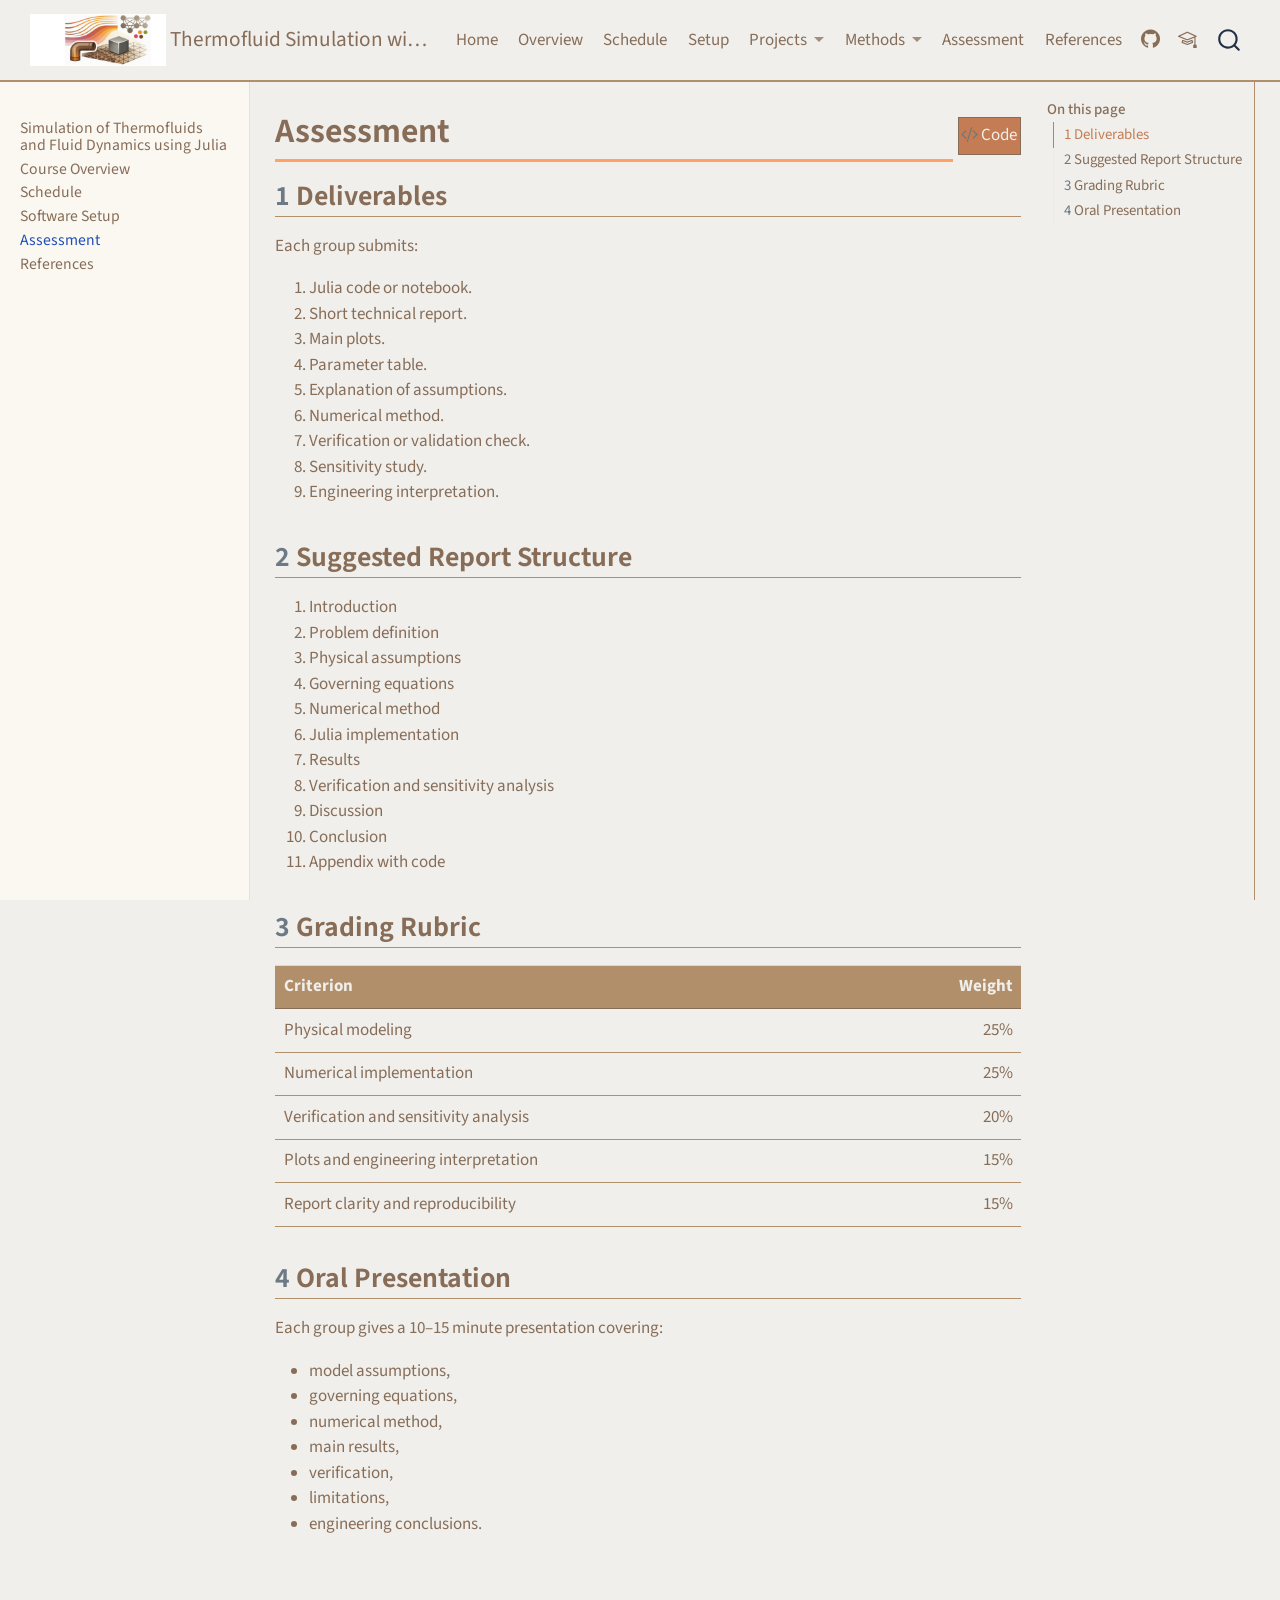
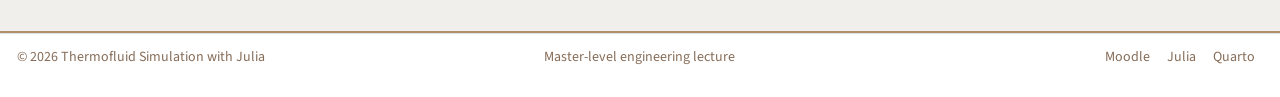
<file: assessment.html>
<!DOCTYPE html>
<html xmlns="http://www.w3.org/1999/xhtml" lang="en" xml:lang="en"><head>

<meta charset="utf-8">
<meta name="generator" content="quarto-1.10.18">

<meta name="viewport" content="width=device-width, initial-scale=1.0, user-scalable=yes">


<title>Assessment – Thermofluid Simulation with Julia</title>
<style>
/* Default styles provided by pandoc.
** See https://pandoc.org/MANUAL.html#variables-for-html for config info.
*/
span.smallcaps{font-variant: small-caps;}
div.columns{display: flex; gap: 1.5em;}
div.column{flex: auto;}
@media screen {
div.columns{gap: min(4vw, 1.5em);}
div.column{overflow-x: auto;}
}
div.hanging-indent{margin-left: 1.5em; text-indent: -1.5em;}
ul.task-list{list-style: none;}
ul.task-list li input[type="checkbox"] {
  width: 0.8em;
  margin: 0 0.8em 0.2em -1em; /* quarto-specific, see https://github.com/quarto-dev/quarto-cli/issues/4556 */ 
  vertical-align: middle;
}
/* CSS for syntax highlighting */
html { -webkit-text-size-adjust: 100%; }
pre > code.sourceCode { white-space: pre; position: relative; }
pre > code.sourceCode > span { display: inline-block; line-height: 1.25; }
pre > code.sourceCode > span:empty { height: 1.2em; }
.sourceCode { overflow: visible; }
code.sourceCode > span { color: inherit; text-decoration: inherit; }
div.sourceCode { margin: 1em 0; }
pre.sourceCode { margin: 0; }
@media screen {
div.sourceCode { overflow: auto; }
}
@media print {
pre > code.sourceCode { white-space: pre-wrap; }
pre > code.sourceCode > span { text-indent: -5em; padding-left: 5em; }
}
pre.numberSource code
  { counter-reset: source-line 0; }
pre.numberSource code > span
  { position: relative; left: -4em; counter-increment: source-line; }
pre.numberSource code > span > a:first-child::before
  { content: counter(source-line);
    position: relative; left: -1em; text-align: right; vertical-align: baseline;
    border: none; display: inline-block;
    -webkit-touch-callout: none; -webkit-user-select: none;
    -khtml-user-select: none; -moz-user-select: none;
    -ms-user-select: none; user-select: none;
    padding: 0 4px; width: 4em;
  }
pre.numberSource { margin-left: 3em;  padding-left: 4px; }
div.sourceCode
  {   }
@media screen {
pre > code.sourceCode > span > a:first-child::before { text-decoration: underline; }
}
</style>


<script src="site_libs/quarto-nav/quarto-nav.js"></script>
<script src="site_libs/clipboard/clipboard.min.js"></script>
<script src="site_libs/quarto-search/autocomplete.umd.js"></script>
<script src="site_libs/quarto-search/fuse.min.js"></script>
<script src="site_libs/quarto-search/quarto-search.js"></script>
<meta name="quarto:offset" content="./">
<link href="./assets/favicon.png" rel="icon" type="image/png">
<script src="site_libs/quarto-html/quarto.js" type="module"></script>
<script src="site_libs/quarto-html/tabsets/tabsets.js" type="module"></script>
<script src="site_libs/quarto-html/popper.min.js"></script>
<script src="site_libs/quarto-html/tippy.umd.min.js"></script>
<script src="site_libs/quarto-html/anchor.min.js"></script>
<link href="site_libs/quarto-html/tippy.css" rel="stylesheet">
<link href="site_libs/quarto-html/quarto-syntax-highlighting-bb62276ab45c84d9efd712f51ff97b5a.css" rel="stylesheet" id="quarto-text-highlighting-styles">
<script src="site_libs/bootstrap/bootstrap.min.js"></script>
<link href="site_libs/bootstrap/bootstrap-icons.css" rel="stylesheet">
<link href="site_libs/bootstrap/bootstrap-1e8badbd0cb5ac28dec3b9cb014a888b.min.css" rel="stylesheet" append-hash="true" id="quarto-bootstrap" data-mode="light">
<script id="quarto-search-options" type="application/json">{
  "location": "navbar",
  "copy-button": false,
  "collapse-after": 3,
  "panel-placement": "end",
  "type": "overlay",
  "limit": 50,
  "keyboard-shortcut": [
    "f",
    "/",
    "s"
  ],
  "show-item-context": false,
  "language": {
    "search-no-results-text": "No results",
    "search-matching-documents-text": "matching documents",
    "search-copy-link-title": "Copy link to search",
    "search-hide-matches-text": "Hide additional matches",
    "search-more-match-text": "more match in this document",
    "search-more-matches-text": "more matches in this document",
    "search-clear-button-title": "Clear",
    "search-text-placeholder": "",
    "search-detached-cancel-button-title": "Cancel",
    "search-submit-button-title": "Submit",
    "search-label": "Search"
  }
}</script>
<style>html{ scroll-behavior: smooth; }</style>


<link rel="stylesheet" href="styles.css">
</head>

<body class="nav-sidebar docked nav-fixed quarto-light">

<div id="quarto-search-results"></div>
  <header id="quarto-header" class="headroom fixed-top">
    <nav class="navbar navbar-expand-lg " data-bs-theme="dark">
      <div class="navbar-container container-fluid">
      <div class="navbar-brand-container mx-auto">
    <a href="./index.html" class="navbar-brand navbar-brand-logo">
    <img src="./assets/logo-3x1.png" alt="Thermofluid Simulation with Julia course logo" class="navbar-logo light-content">
    <img src="./assets/logo-3x1.png" alt="Thermofluid Simulation with Julia course logo" class="navbar-logo dark-content">
    </a>
    <a class="navbar-brand" href="./index.html">
    <span class="navbar-title">Thermofluid Simulation with Julia</span>
    </a>
  </div>
            <div id="quarto-search" class="" title="Search"></div>
          <button class="navbar-toggler" type="button" data-bs-toggle="collapse" data-bs-target="#navbarCollapse" aria-controls="navbarCollapse" role="menu" aria-expanded="false" aria-label="Toggle navigation" onclick="if (window.quartoToggleHeadroom) { window.quartoToggleHeadroom(); }">
  <span class="navbar-toggler-icon"></span>
</button>
          <div class="collapse navbar-collapse" id="navbarCollapse">
            <ul class="navbar-nav navbar-nav-scroll me-auto">
  <li class="nav-item">
    <a class="nav-link active" href="./index.html" aria-current="page"> 
<span class="menu-text">Home</span></a>
  </li>  
  <li class="nav-item">
    <a class="nav-link" href="./overview.html"> 
<span class="menu-text">Overview</span></a>
  </li>  
  <li class="nav-item">
    <a class="nav-link" href="./schedule.html"> 
<span class="menu-text">Schedule</span></a>
  </li>  
  <li class="nav-item">
    <a class="nav-link" href="./setup.html"> 
<span class="menu-text">Setup</span></a>
  </li>  
  <li class="nav-item dropdown ">
    <a class="nav-link dropdown-toggle" href="#" id="nav-menu-projects" role="link" data-bs-toggle="dropdown" aria-expanded="false">
 <span class="menu-text">Projects</span>
    </a>
    <ul class="dropdown-menu" aria-labelledby="nav-menu-projects">    
        <li>
    <a class="dropdown-item" href="./projects/project-1-steel-cube.html">
 <span class="dropdown-text">Project 1: Steel Cube Cooling</span></a>
  </li>  
        <li>
    <a class="dropdown-item" href="./projects/project-2-coffee.html">
 <span class="dropdown-text">Project 2: Coffee Cooling</span></a>
  </li>  
        <li>
    <a class="dropdown-item" href="./projects/project-3-l-pipe.html">
 <span class="dropdown-text">Project 3: L-Shaped Pipe</span></a>
  </li>  
    </ul>
  </li>
  <li class="nav-item dropdown ">
    <a class="nav-link dropdown-toggle" href="#" id="nav-menu-methods" role="link" data-bs-toggle="dropdown" aria-expanded="false">
 <span class="menu-text">Methods</span>
    </a>
    <ul class="dropdown-menu" aria-labelledby="nav-menu-methods">    
        <li>
    <a class="dropdown-item" href="./methods/finite-difference.html">
 <span class="dropdown-text">Finite Difference</span></a>
  </li>  
        <li>
    <a class="dropdown-item" href="./methods/finite-element.html">
 <span class="dropdown-text">Finite Element Method</span></a>
  </li>  
        <li>
    <a class="dropdown-item" href="./methods/cfd-libraries.html">
 <span class="dropdown-text">CFD Libraries in Julia</span></a>
  </li>  
        <li>
    <a class="dropdown-item" href="./methods/ml-pinns.html">
 <span class="dropdown-text">ML and PINNs</span></a>
  </li>  
        <li>
    <a class="dropdown-item" href="./methods/verification-validation.html">
 <span class="dropdown-text">Verification &amp; Validation</span></a>
  </li>  
    </ul>
  </li>
  <li class="nav-item">
    <a class="nav-link" href="./assessment.html"> 
<span class="menu-text">Assessment</span></a>
  </li>  
  <li class="nav-item">
    <a class="nav-link" href="./references.html"> 
<span class="menu-text">References</span></a>
  </li>  
</ul>
            <ul class="navbar-nav navbar-nav-scroll ms-auto">
  <li class="nav-item compact">
    <a class="nav-link" href="https://github.com/inys/thermofluids-julia-course"> <i class="bi bi-github" role="img" aria-label="GitHub repository">
</i> 
<span class="menu-text"></span></a>
  </li>  
  <li class="nav-item compact">
    <a class="nav-link" href="https://moodle.unileoben.ac.at/course/view.php?id=7923"> <i class="bi bi-mortarboard" role="img" aria-label="Moodle course">
</i> 
<span class="menu-text"></span></a>
  </li>  
</ul>
          </div> <!-- /navcollapse -->
            <div class="quarto-navbar-tools">
</div>
      </div> <!-- /container-fluid -->
    </nav>
  <nav class="quarto-secondary-nav">
    <div class="container-fluid d-flex">
      <button type="button" class="quarto-btn-toggle btn" data-bs-toggle="collapse" role="button" data-bs-target=".quarto-sidebar-collapse-item" aria-controls="quarto-sidebar" aria-expanded="false" aria-label="Toggle sidebar navigation" onclick="if (window.quartoToggleHeadroom) { window.quartoToggleHeadroom(); }">
        <i class="bi bi-layout-text-sidebar-reverse"></i>
      </button>
        <nav class="quarto-page-breadcrumbs" aria-label="breadcrumb"><ol class="breadcrumb"><li class="breadcrumb-item"><a href="./assessment.html">Assessment</a></li></ol></nav>
        <a class="flex-grow-1" role="navigation" data-bs-toggle="collapse" data-bs-target=".quarto-sidebar-collapse-item" aria-controls="quarto-sidebar" aria-expanded="false" aria-label="Toggle sidebar navigation" onclick="if (window.quartoToggleHeadroom) { window.quartoToggleHeadroom(); }">      
        </a>
    </div>
  </nav>
</header>
<!-- content -->
<div id="quarto-content" class="quarto-container page-columns page-rows-contents page-layout-article page-navbar">
<!-- sidebar -->
  <nav id="quarto-sidebar" class="sidebar collapse collapse-horizontal quarto-sidebar-collapse-item sidebar-navigation docked overflow-auto">
    <div class="sidebar-menu-container"> 
    <ul class="list-unstyled mt-1">
        <li class="sidebar-item">
  <div class="sidebar-item-container"> 
  <a href="./index.html" class="sidebar-item-text sidebar-link">
 <span class="menu-text">Simulation of Thermofluids and Fluid Dynamics using Julia</span></a>
  </div>
</li>
        <li class="sidebar-item">
  <div class="sidebar-item-container"> 
  <a href="./overview.html" class="sidebar-item-text sidebar-link">
 <span class="menu-text">Course Overview</span></a>
  </div>
</li>
        <li class="sidebar-item">
  <div class="sidebar-item-container"> 
  <a href="./schedule.html" class="sidebar-item-text sidebar-link">
 <span class="menu-text">Schedule</span></a>
  </div>
</li>
        <li class="sidebar-item">
  <div class="sidebar-item-container"> 
  <a href="./setup.html" class="sidebar-item-text sidebar-link">
 <span class="menu-text">Software Setup</span></a>
  </div>
</li>
        <li class="sidebar-item">
  <div class="sidebar-item-container"> 
  <a href="./assessment.html" class="sidebar-item-text sidebar-link active">
 <span class="menu-text">Assessment</span></a>
  </div>
</li>
        <li class="sidebar-item">
  <div class="sidebar-item-container"> 
  <a href="./references.html" class="sidebar-item-text sidebar-link">
 <span class="menu-text">References</span></a>
  </div>
</li>
    </ul>
    </div>
</nav>
<div id="quarto-sidebar-glass" class="quarto-sidebar-collapse-item" data-bs-toggle="collapse" data-bs-target=".quarto-sidebar-collapse-item"></div>
<!-- margin-sidebar -->
    <div id="quarto-margin-sidebar" class="sidebar margin-sidebar">
        <nav id="TOC" role="doc-toc" class="toc-active">
    <h2 id="toc-title">On this page</h2>
   
  <ul>
  <li><a href="#deliverables" id="toc-deliverables" class="nav-link active" data-scroll-target="#deliverables"><span class="header-section-number">1</span> Deliverables</a></li>
  <li><a href="#suggested-report-structure" id="toc-suggested-report-structure" class="nav-link" data-scroll-target="#suggested-report-structure"><span class="header-section-number">2</span> Suggested Report Structure</a></li>
  <li><a href="#grading-rubric" id="toc-grading-rubric" class="nav-link" data-scroll-target="#grading-rubric"><span class="header-section-number">3</span> Grading Rubric</a></li>
  <li><a href="#oral-presentation" id="toc-oral-presentation" class="nav-link" data-scroll-target="#oral-presentation"><span class="header-section-number">4</span> Oral Presentation</a></li>
  </ul>
</nav>
    </div>
<!-- main -->
<main class="content" id="quarto-document-content">

<header id="title-block-header" class="quarto-title-block default">
<div class="quarto-title">
<div class="quarto-title-block"><div><h1 class="title">Assessment</h1><button type="button" class="btn code-tools-button" id="quarto-code-tools-source"><i class="bi"></i> Code</button></div></div>
</div>



<div class="quarto-title-meta">

    
  
    
  </div>
  


</header>


<section id="deliverables" class="level2" data-number="1">
<h2 data-number="1" class="anchored" data-anchor-id="deliverables"><span class="header-section-number">1</span> Deliverables</h2>
<p>Each group submits:</p>
<ol type="1">
<li>Julia code or notebook.</li>
<li>Short technical report.</li>
<li>Main plots.</li>
<li>Parameter table.</li>
<li>Explanation of assumptions.</li>
<li>Numerical method.</li>
<li>Verification or validation check.</li>
<li>Sensitivity study.</li>
<li>Engineering interpretation.</li>
</ol>
</section>
<section id="suggested-report-structure" class="level2" data-number="2">
<h2 data-number="2" class="anchored" data-anchor-id="suggested-report-structure"><span class="header-section-number">2</span> Suggested Report Structure</h2>
<ol type="1">
<li>Introduction</li>
<li>Problem definition</li>
<li>Physical assumptions</li>
<li>Governing equations</li>
<li>Numerical method</li>
<li>Julia implementation</li>
<li>Results</li>
<li>Verification and sensitivity analysis</li>
<li>Discussion</li>
<li>Conclusion</li>
<li>Appendix with code</li>
</ol>
</section>
<section id="grading-rubric" class="level2" data-number="3">
<h2 data-number="3" class="anchored" data-anchor-id="grading-rubric"><span class="header-section-number">3</span> Grading Rubric</h2>
<table class="caption-top table">
<thead>
<tr class="header">
<th>Criterion</th>
<th style="text-align: right;">Weight</th>
</tr>
</thead>
<tbody>
<tr class="odd">
<td>Physical modeling</td>
<td style="text-align: right;">25%</td>
</tr>
<tr class="even">
<td>Numerical implementation</td>
<td style="text-align: right;">25%</td>
</tr>
<tr class="odd">
<td>Verification and sensitivity analysis</td>
<td style="text-align: right;">20%</td>
</tr>
<tr class="even">
<td>Plots and engineering interpretation</td>
<td style="text-align: right;">15%</td>
</tr>
<tr class="odd">
<td>Report clarity and reproducibility</td>
<td style="text-align: right;">15%</td>
</tr>
</tbody>
</table>
</section>
<section id="oral-presentation" class="level2" data-number="4">
<h2 data-number="4" class="anchored" data-anchor-id="oral-presentation"><span class="header-section-number">4</span> Oral Presentation</h2>
<p>Each group gives a 10–15 minute presentation covering:</p>
<ul>
<li>model assumptions,</li>
<li>governing equations,</li>
<li>numerical method,</li>
<li>main results,</li>
<li>verification,</li>
<li>limitations,</li>
<li>engineering conclusions.</li>
</ul>


<!-- -->

</section>

</main> <!-- /main -->
<script id="quarto-html-after-body" type="application/javascript">
  window.document.addEventListener("DOMContentLoaded", function (event) {
    const icon = "";
    const anchorJS = new window.AnchorJS();
    anchorJS.options = {
      placement: 'right',
      icon: icon
    };
    anchorJS.add('.anchored');
    const isCodeAnnotation = (el) => {
      for (const clz of el.classList) {
        if (clz.startsWith('code-annotation-')) {                     
          return true;
        }
      }
      return false;
    }
    const onCopySuccess = function(e) {
      // button target
      const button = e.trigger;
      // don't keep focus
      button.blur();
      // flash "checked"
      button.classList.add('code-copy-button-checked');
      var currentTitle = button.getAttribute("title");
      button.setAttribute("title", "Copied!");
      let tooltip;
      if (window.bootstrap) {
        button.setAttribute("data-bs-toggle", "tooltip");
        button.setAttribute("data-bs-placement", "left");
        button.setAttribute("data-bs-title", "Copied!");
        tooltip = new bootstrap.Tooltip(button, 
          { trigger: "manual", 
            customClass: "code-copy-button-tooltip",
            offset: [0, -8]});
        tooltip.show();    
      }
      setTimeout(function() {
        if (tooltip) {
          tooltip.hide();
          button.removeAttribute("data-bs-title");
          button.removeAttribute("data-bs-toggle");
          button.removeAttribute("data-bs-placement");
        }
        button.setAttribute("title", currentTitle);
        button.classList.remove('code-copy-button-checked');
      }, 1000);
      // clear code selection
      e.clearSelection();
    }
    const getTextToCopy = function(trigger) {
      const outerScaffold = trigger.parentElement.cloneNode(true);
      const codeEl = outerScaffold.querySelector('code');
      for (const childEl of codeEl.children) {
        if (isCodeAnnotation(childEl)) {
          childEl.remove();
        }
      }
      return codeEl.innerText;
    }
    const clipboard = new window.ClipboardJS('.code-copy-button:not([data-in-quarto-modal])', {
      text: getTextToCopy
    });
    clipboard.on('success', onCopySuccess);
    if (window.document.getElementById('quarto-embedded-source-code-modal')) {
      const clipboardModal = new window.ClipboardJS('.code-copy-button[data-in-quarto-modal]', {
        text: getTextToCopy,
        container: window.document.getElementById('quarto-embedded-source-code-modal')
      });
      clipboardModal.on('success', onCopySuccess);
    }
    const viewSource = window.document.getElementById('quarto-view-source') ||
                       window.document.getElementById('quarto-code-tools-source');
    if (viewSource) {
      const sourceUrl = viewSource.getAttribute("data-quarto-source-url");
      viewSource.addEventListener("click", function(e) {
        if (sourceUrl) {
          // rstudio viewer pane
          if (/\bcapabilities=\b/.test(window.location)) {
            window.open(sourceUrl);
          } else {
            window.location.href = sourceUrl;
          }
        } else {
          const modal = new bootstrap.Modal(document.getElementById('quarto-embedded-source-code-modal'));
          modal.show();
        }
        return false;
      });
    }
    function toggleCodeHandler(show) {
      return function(e) {
        const cellDetails = window.document.querySelectorAll(".cell details.code-fold");
        for (let i=0; i<cellDetails.length; i++) {
          const details = cellDetails[i];
          if (show) {
            details.open = true;
          } else {
            details.removeAttribute("open");
          }
        }
        const cellCodeDivs = window.document.querySelectorAll(".cell div.sourceCode.cell-code");
        const fromCls = show ? "hidden" : "unhidden";
        const toCls = show ? "unhidden" : "hidden";
        for (let i=0; i<cellCodeDivs.length; i++) {
          const codeDiv = cellCodeDivs[i];
          if (codeDiv.classList.contains(fromCls)) {
            codeDiv.classList.remove(fromCls);
            codeDiv.classList.add(toCls);
          } 
        }
        return false;
      }
    }
    const hideAllCode = window.document.getElementById("quarto-hide-all-code");
    if (hideAllCode) {
      hideAllCode.addEventListener("click", toggleCodeHandler(false));
    }
    const showAllCode = window.document.getElementById("quarto-show-all-code");
    if (showAllCode) {
      showAllCode.addEventListener("click", toggleCodeHandler(true));
    }
      var localhostRegex = new RegExp(/^(?:http|https):\/\/localhost\:?[0-9]*\//);
      var mailtoRegex = new RegExp(/^mailto:/);
        var filterRegex = new RegExp("https:\/\/inys\.github\.io\/thermofluids-julia-course\/");
      var isInternal = (href) => {
          return filterRegex.test(href) || localhostRegex.test(href) || mailtoRegex.test(href);
      }
      // Inspect non-navigation links and adorn them if external
     var links = window.document.querySelectorAll('a[href]:not(.nav-link):not(.navbar-brand):not(.toc-action):not(.sidebar-link):not(.sidebar-item-toggle):not(.pagination-link):not(.no-external):not([aria-hidden]):not(.dropdown-item):not(.quarto-navigation-tool):not(.about-link)');
      for (var i=0; i<links.length; i++) {
        const link = links[i];
        if (!isInternal(link.href)) {
          // undo the damage that might have been done by quarto-nav.js in the case of
          // links that we want to consider external
          if (link.dataset.originalHref !== undefined) {
            link.href = link.dataset.originalHref;
          }
            // target, if specified
            link.setAttribute("target", "_blank");
            if (link.getAttribute("rel") === null) {
              link.setAttribute("rel", "noopener");
            }
        }
      }
    function tippyHover(el, contentFn, onTriggerFn, onUntriggerFn) {
      const config = {
        allowHTML: true,
        maxWidth: 500,
        delay: 100,
        arrow: false,
        appendTo: function(el) {
            return el.parentElement;
        },
        interactive: true,
        interactiveBorder: 10,
        theme: 'quarto',
        placement: 'bottom-start',
      };
      if (contentFn) {
        config.content = contentFn;
      }
      if (onTriggerFn) {
        config.onTrigger = onTriggerFn;
      }
      if (onUntriggerFn) {
        config.onUntrigger = onUntriggerFn;
      }
      window.tippy(el, config); 
    }
    const noterefs = window.document.querySelectorAll('a[role="doc-noteref"]');
    for (var i=0; i<noterefs.length; i++) {
      const ref = noterefs[i];
      tippyHover(ref, function() {
        // use id or data attribute instead here
        let href = ref.getAttribute('data-footnote-href') || ref.getAttribute('href');
        try { href = new URL(href).hash; } catch {}
        const id = href.replace(/^#\/?/, "");
        const note = window.document.getElementById(id);
        if (note) {
          return note.innerHTML;
        } else {
          return "";
        }
      });
    }
    const xrefs = window.document.querySelectorAll('a.quarto-xref');
    const processXRef = (id, note) => {
      // Strip column container classes
      const stripColumnClz = (el) => {
        el.classList.remove("page-full", "page-columns");
        if (el.children) {
          for (const child of el.children) {
            stripColumnClz(child);
          }
        }
      }
      stripColumnClz(note)
      if (id === null || id.startsWith('sec-')) {
        // Special case sections, only their first couple elements
        const container = document.createElement("div");
        if (note.children && note.children.length > 2) {
          container.appendChild(note.children[0].cloneNode(true));
          for (let i = 1; i < note.children.length; i++) {
            const child = note.children[i];
            if (child.tagName === "P" && child.innerText === "") {
              continue;
            } else {
              container.appendChild(child.cloneNode(true));
              break;
            }
          }
          if (window.Quarto?.typesetMath) {
            window.Quarto.typesetMath(container);
          }
          return container.innerHTML
        } else {
          if (window.Quarto?.typesetMath) {
            window.Quarto.typesetMath(note);
          }
          return note.innerHTML;
        }
      } else {
        // Remove any anchor links if they are present
        const anchorLink = note.querySelector('a.anchorjs-link');
        if (anchorLink) {
          anchorLink.remove();
        }
        if (window.Quarto?.typesetMath) {
          window.Quarto.typesetMath(note);
        }
        if (note.classList.contains("callout")) {
          return note.outerHTML;
        } else {
          return note.innerHTML;
        }
      }
    }
    for (var i=0; i<xrefs.length; i++) {
      const xref = xrefs[i];
      tippyHover(xref, undefined, function(instance) {
        instance.disable();
        let url = xref.getAttribute('href');
        let hash = undefined; 
        if (url.startsWith('#')) {
          hash = url;
        } else {
          try { hash = new URL(url).hash; } catch {}
        }
        if (hash) {
          const id = hash.replace(/^#\/?/, "");
          const note = window.document.getElementById(id);
          if (note !== null) {
            try {
              const html = processXRef(id, note.cloneNode(true));
              instance.setContent(html);
            } finally {
              instance.enable();
              instance.show();
            }
          } else {
            // See if we can fetch this
            fetch(url.split('#')[0])
            .then(res => res.text())
            .then(html => {
              const parser = new DOMParser();
              const htmlDoc = parser.parseFromString(html, "text/html");
              const note = htmlDoc.getElementById(id);
              if (note !== null) {
                const html = processXRef(id, note);
                instance.setContent(html);
              } 
            }).finally(() => {
              instance.enable();
              instance.show();
            });
          }
        } else {
          // See if we can fetch a full url (with no hash to target)
          // This is a special case and we should probably do some content thinning / targeting
          fetch(url)
          .then(res => res.text())
          .then(html => {
            const parser = new DOMParser();
            const htmlDoc = parser.parseFromString(html, "text/html");
            const note = htmlDoc.querySelector('main.content');
            if (note !== null) {
              // This should only happen for chapter cross references
              // (since there is no id in the URL)
              // remove the first header
              if (note.children.length > 0 && note.children[0].tagName === "HEADER") {
                note.children[0].remove();
              }
              const html = processXRef(null, note);
              instance.setContent(html);
            } 
          }).finally(() => {
            instance.enable();
            instance.show();
          });
        }
      }, function(instance) {
      });
    }
        let selectedAnnoteEl;
        const selectorForAnnotation = ( cell, annotation) => {
          let cellAttr = 'data-code-cell="' + cell + '"';
          let lineAttr = 'data-code-annotation="' +  annotation + '"';
          const selector = 'span[' + cellAttr + '][' + lineAttr + ']';
          return selector;
        }
        const selectCodeLines = (annoteEl) => {
          const doc = window.document;
          const targetCell = annoteEl.getAttribute("data-target-cell");
          const targetAnnotation = annoteEl.getAttribute("data-target-annotation");
          const annoteSpan = window.document.querySelector(selectorForAnnotation(targetCell, targetAnnotation));
          const lines = annoteSpan.getAttribute("data-code-lines").split(",");
          const lineIds = lines.map((line) => {
            return targetCell + "-" + line;
          })
          let top = null;
          let height = null;
          let parent = null;
          if (lineIds.length > 0) {
              //compute the position of the single el (top and bottom and make a div)
              const el = window.document.getElementById(lineIds[0]);
              top = el.offsetTop;
              height = el.offsetHeight;
              parent = el.parentElement.parentElement;
            if (lineIds.length > 1) {
              const lastEl = window.document.getElementById(lineIds[lineIds.length - 1]);
              const bottom = lastEl.offsetTop + lastEl.offsetHeight;
              height = bottom - top;
            }
            if (top !== null && height !== null && parent !== null) {
              // cook up a div (if necessary) and position it 
              let div = window.document.getElementById("code-annotation-line-highlight");
              if (div === null) {
                div = window.document.createElement("div");
                div.setAttribute("id", "code-annotation-line-highlight");
                div.style.position = 'absolute';
                parent.appendChild(div);
              }
              div.style.top = top - 2 + "px";
              div.style.height = height + 4 + "px";
              div.style.left = 0;
              let gutterDiv = window.document.getElementById("code-annotation-line-highlight-gutter");
              if (gutterDiv === null) {
                gutterDiv = window.document.createElement("div");
                gutterDiv.setAttribute("id", "code-annotation-line-highlight-gutter");
                gutterDiv.style.position = 'absolute';
                const codeCell = window.document.getElementById(targetCell);
                const gutter = codeCell.querySelector('.code-annotation-gutter');
                gutter.appendChild(gutterDiv);
              }
              gutterDiv.style.top = top - 2 + "px";
              gutterDiv.style.height = height + 4 + "px";
            }
            selectedAnnoteEl = annoteEl;
          }
        };
        const unselectCodeLines = () => {
          const elementsIds = ["code-annotation-line-highlight", "code-annotation-line-highlight-gutter"];
          elementsIds.forEach((elId) => {
            const div = window.document.getElementById(elId);
            if (div) {
              div.remove();
            }
          });
          selectedAnnoteEl = undefined;
        };
          // Handle positioning of the toggle
      window.addEventListener(
        "resize",
        throttle(() => {
          elRect = undefined;
          if (selectedAnnoteEl) {
            selectCodeLines(selectedAnnoteEl);
          }
        }, 10)
      );
      function throttle(fn, ms) {
      let throttle = false;
      let timer;
        return (...args) => {
          if(!throttle) { // first call gets through
              fn.apply(this, args);
              throttle = true;
          } else { // all the others get throttled
              if(timer) clearTimeout(timer); // cancel #2
              timer = setTimeout(() => {
                fn.apply(this, args);
                timer = throttle = false;
              }, ms);
          }
        };
      }
        // Attach click handler to the DT
        const annoteDls = window.document.querySelectorAll('dt[data-target-cell]');
        for (const annoteDlNode of annoteDls) {
          annoteDlNode.addEventListener('click', (event) => {
            const clickedEl = event.target;
            if (clickedEl !== selectedAnnoteEl) {
              unselectCodeLines();
              const activeEl = window.document.querySelector('dt[data-target-cell].code-annotation-active');
              if (activeEl) {
                activeEl.classList.remove('code-annotation-active');
              }
              selectCodeLines(clickedEl);
              clickedEl.classList.add('code-annotation-active');
            } else {
              // Unselect the line
              unselectCodeLines();
              clickedEl.classList.remove('code-annotation-active');
            }
          });
        }
    const findCites = (el) => {
      const parentEl = el.parentElement;
      if (parentEl) {
        const cites = parentEl.dataset.cites;
        if (cites) {
          return {
            el,
            cites: cites.split(' ')
          };
        } else {
          return findCites(el.parentElement)
        }
      } else {
        return undefined;
      }
    };
    var bibliorefs = window.document.querySelectorAll('a[role="doc-biblioref"]');
    for (var i=0; i<bibliorefs.length; i++) {
      const ref = bibliorefs[i];
      const citeInfo = findCites(ref);
      if (citeInfo) {
        tippyHover(citeInfo.el, function() {
          var popup = window.document.createElement('div');
          citeInfo.cites.forEach(function(cite) {
            var citeDiv = window.document.createElement('div');
            citeDiv.classList.add('hanging-indent');
            citeDiv.classList.add('csl-entry');
            var biblioDiv = window.document.getElementById('ref-' + cite);
            if (biblioDiv) {
              citeDiv.innerHTML = biblioDiv.innerHTML;
            }
            popup.appendChild(citeDiv);
          });
          return popup.innerHTML;
        });
      }
    }
  });
  </script><div class="modal fade" id="quarto-embedded-source-code-modal" tabindex="-1" aria-labelledby="quarto-embedded-source-code-modal-label" aria-hidden="true"><div class="modal-dialog modal-dialog-scrollable"><div class="modal-content"><div class="modal-header"><h5 class="modal-title" id="quarto-embedded-source-code-modal-label">Source Code</h5><button class="btn-close" data-bs-dismiss="modal"></button></div><div class="modal-body"><div class="">
<div class="code-copy-outer-scaffold"><div class="sourceCode" id="cb1" data-shortcodes="false"><pre class="sourceCode markdown code-with-copy"><code class="sourceCode markdown"><span id="cb1-1"><a href="#cb1-1" aria-hidden="true" tabindex="-1"></a><span class="co">---</span></span>
<span id="cb1-2"><a href="#cb1-2" aria-hidden="true" tabindex="-1"></a><span class="an">title:</span><span class="co"> "Assessment"</span></span>
<span id="cb1-3"><a href="#cb1-3" aria-hidden="true" tabindex="-1"></a><span class="co">---</span></span>
<span id="cb1-4"><a href="#cb1-4" aria-hidden="true" tabindex="-1"></a></span>
<span id="cb1-5"><a href="#cb1-5" aria-hidden="true" tabindex="-1"></a><span class="fu">## Deliverables</span></span>
<span id="cb1-6"><a href="#cb1-6" aria-hidden="true" tabindex="-1"></a></span>
<span id="cb1-7"><a href="#cb1-7" aria-hidden="true" tabindex="-1"></a>Each group submits:</span>
<span id="cb1-8"><a href="#cb1-8" aria-hidden="true" tabindex="-1"></a></span>
<span id="cb1-9"><a href="#cb1-9" aria-hidden="true" tabindex="-1"></a><span class="ss">1. </span>Julia code or notebook.</span>
<span id="cb1-10"><a href="#cb1-10" aria-hidden="true" tabindex="-1"></a><span class="ss">2. </span>Short technical report.</span>
<span id="cb1-11"><a href="#cb1-11" aria-hidden="true" tabindex="-1"></a><span class="ss">3. </span>Main plots.</span>
<span id="cb1-12"><a href="#cb1-12" aria-hidden="true" tabindex="-1"></a><span class="ss">4. </span>Parameter table.</span>
<span id="cb1-13"><a href="#cb1-13" aria-hidden="true" tabindex="-1"></a><span class="ss">5. </span>Explanation of assumptions.</span>
<span id="cb1-14"><a href="#cb1-14" aria-hidden="true" tabindex="-1"></a><span class="ss">6. </span>Numerical method.</span>
<span id="cb1-15"><a href="#cb1-15" aria-hidden="true" tabindex="-1"></a><span class="ss">7. </span>Verification or validation check.</span>
<span id="cb1-16"><a href="#cb1-16" aria-hidden="true" tabindex="-1"></a><span class="ss">8. </span>Sensitivity study.</span>
<span id="cb1-17"><a href="#cb1-17" aria-hidden="true" tabindex="-1"></a><span class="ss">9. </span>Engineering interpretation.</span>
<span id="cb1-18"><a href="#cb1-18" aria-hidden="true" tabindex="-1"></a></span>
<span id="cb1-19"><a href="#cb1-19" aria-hidden="true" tabindex="-1"></a><span class="fu">## Suggested Report Structure</span></span>
<span id="cb1-20"><a href="#cb1-20" aria-hidden="true" tabindex="-1"></a></span>
<span id="cb1-21"><a href="#cb1-21" aria-hidden="true" tabindex="-1"></a><span class="ss">1. </span>Introduction</span>
<span id="cb1-22"><a href="#cb1-22" aria-hidden="true" tabindex="-1"></a><span class="ss">2. </span>Problem definition</span>
<span id="cb1-23"><a href="#cb1-23" aria-hidden="true" tabindex="-1"></a><span class="ss">3. </span>Physical assumptions</span>
<span id="cb1-24"><a href="#cb1-24" aria-hidden="true" tabindex="-1"></a><span class="ss">4. </span>Governing equations</span>
<span id="cb1-25"><a href="#cb1-25" aria-hidden="true" tabindex="-1"></a><span class="ss">5. </span>Numerical method</span>
<span id="cb1-26"><a href="#cb1-26" aria-hidden="true" tabindex="-1"></a><span class="ss">6. </span>Julia implementation</span>
<span id="cb1-27"><a href="#cb1-27" aria-hidden="true" tabindex="-1"></a><span class="ss">7. </span>Results</span>
<span id="cb1-28"><a href="#cb1-28" aria-hidden="true" tabindex="-1"></a><span class="ss">8. </span>Verification and sensitivity analysis</span>
<span id="cb1-29"><a href="#cb1-29" aria-hidden="true" tabindex="-1"></a><span class="ss">9. </span>Discussion</span>
<span id="cb1-30"><a href="#cb1-30" aria-hidden="true" tabindex="-1"></a><span class="ss">10. </span>Conclusion</span>
<span id="cb1-31"><a href="#cb1-31" aria-hidden="true" tabindex="-1"></a><span class="ss">11. </span>Appendix with code</span>
<span id="cb1-32"><a href="#cb1-32" aria-hidden="true" tabindex="-1"></a></span>
<span id="cb1-33"><a href="#cb1-33" aria-hidden="true" tabindex="-1"></a><span class="fu">## Grading Rubric</span></span>
<span id="cb1-34"><a href="#cb1-34" aria-hidden="true" tabindex="-1"></a></span>
<span id="cb1-35"><a href="#cb1-35" aria-hidden="true" tabindex="-1"></a><span class="pp">|</span> Criterion <span class="pp">|</span> Weight <span class="pp">|</span></span>
<span id="cb1-36"><a href="#cb1-36" aria-hidden="true" tabindex="-1"></a><span class="pp">|---|---:|</span></span>
<span id="cb1-37"><a href="#cb1-37" aria-hidden="true" tabindex="-1"></a><span class="pp">|</span> Physical modeling <span class="pp">|</span> 25% <span class="pp">|</span></span>
<span id="cb1-38"><a href="#cb1-38" aria-hidden="true" tabindex="-1"></a><span class="pp">|</span> Numerical implementation <span class="pp">|</span> 25% <span class="pp">|</span></span>
<span id="cb1-39"><a href="#cb1-39" aria-hidden="true" tabindex="-1"></a><span class="pp">|</span> Verification and sensitivity analysis <span class="pp">|</span> 20% <span class="pp">|</span></span>
<span id="cb1-40"><a href="#cb1-40" aria-hidden="true" tabindex="-1"></a><span class="pp">|</span> Plots and engineering interpretation <span class="pp">|</span> 15% <span class="pp">|</span></span>
<span id="cb1-41"><a href="#cb1-41" aria-hidden="true" tabindex="-1"></a><span class="pp">|</span> Report clarity and reproducibility <span class="pp">|</span> 15% <span class="pp">|</span></span>
<span id="cb1-42"><a href="#cb1-42" aria-hidden="true" tabindex="-1"></a></span>
<span id="cb1-43"><a href="#cb1-43" aria-hidden="true" tabindex="-1"></a><span class="fu">## Oral Presentation</span></span>
<span id="cb1-44"><a href="#cb1-44" aria-hidden="true" tabindex="-1"></a></span>
<span id="cb1-45"><a href="#cb1-45" aria-hidden="true" tabindex="-1"></a>Each group gives a 10–15 minute presentation covering:</span>
<span id="cb1-46"><a href="#cb1-46" aria-hidden="true" tabindex="-1"></a></span>
<span id="cb1-47"><a href="#cb1-47" aria-hidden="true" tabindex="-1"></a><span class="ss">- </span>model assumptions,</span>
<span id="cb1-48"><a href="#cb1-48" aria-hidden="true" tabindex="-1"></a><span class="ss">- </span>governing equations,</span>
<span id="cb1-49"><a href="#cb1-49" aria-hidden="true" tabindex="-1"></a><span class="ss">- </span>numerical method,</span>
<span id="cb1-50"><a href="#cb1-50" aria-hidden="true" tabindex="-1"></a><span class="ss">- </span>main results,</span>
<span id="cb1-51"><a href="#cb1-51" aria-hidden="true" tabindex="-1"></a><span class="ss">- </span>verification,</span>
<span id="cb1-52"><a href="#cb1-52" aria-hidden="true" tabindex="-1"></a><span class="ss">- </span>limitations,</span>
<span id="cb1-53"><a href="#cb1-53" aria-hidden="true" tabindex="-1"></a><span class="ss">- </span>engineering conclusions.</span></code></pre></div><button title="Copy to Clipboard" class="code-copy-button" data-in-quarto-modal=""><i class="bi"></i></button></div>
</div></div></div></div></div>
</div> <!-- /content -->
<footer class="footer">
  <div class="nav-footer">
    <div class="nav-footer-left">
<p>© 2026 Thermofluid Simulation with Julia</p>
</div>   
    <div class="nav-footer-center">
<p>Master-level engineering lecture</p>
</div>
    <div class="nav-footer-right">
      <ul class="footer-items list-unstyled">
    <li class="nav-item">
    <a class="nav-link" href="https://moodle.unileoben.ac.at/course/view.php?id=7923">
<p>Moodle</p>
</a>
  </li>  
    <li class="nav-item">
    <a class="nav-link" href="https://julialang.org">
<p>Julia</p>
</a>
  </li>  
    <li class="nav-item">
    <a class="nav-link" href="https://quarto.org">
<p>Quarto</p>
</a>
  </li>  
</ul>
    </div>
  </div>
</footer>




<script src="site_libs/quarto-html/zenscroll-min.js"></script>
</body></html>
</file>
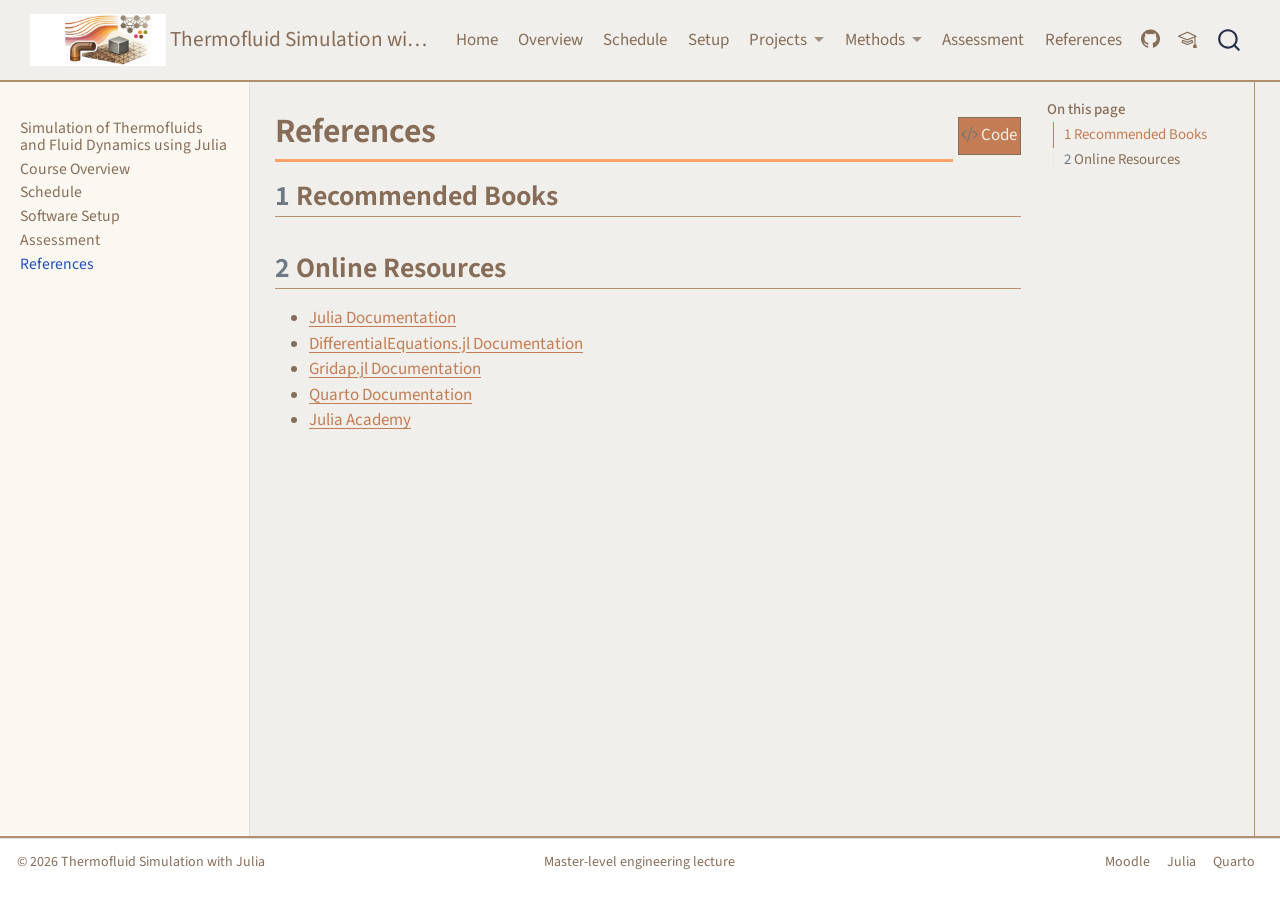
<file: references.html>
<!DOCTYPE html>
<html xmlns="http://www.w3.org/1999/xhtml" lang="en" xml:lang="en"><head>

<meta charset="utf-8">
<meta name="generator" content="quarto-1.10.18">

<meta name="viewport" content="width=device-width, initial-scale=1.0, user-scalable=yes">


<title>References – Thermofluid Simulation with Julia</title>
<style>
/* Default styles provided by pandoc.
** See https://pandoc.org/MANUAL.html#variables-for-html for config info.
*/
span.smallcaps{font-variant: small-caps;}
div.columns{display: flex; gap: 1.5em;}
div.column{flex: auto;}
@media screen {
div.columns{gap: min(4vw, 1.5em);}
div.column{overflow-x: auto;}
}
div.hanging-indent{margin-left: 1.5em; text-indent: -1.5em;}
ul.task-list{list-style: none;}
ul.task-list li input[type="checkbox"] {
  width: 0.8em;
  margin: 0 0.8em 0.2em -1em; /* quarto-specific, see https://github.com/quarto-dev/quarto-cli/issues/4556 */ 
  vertical-align: middle;
}
/* CSS for syntax highlighting */
html { -webkit-text-size-adjust: 100%; }
pre > code.sourceCode { white-space: pre; position: relative; }
pre > code.sourceCode > span { display: inline-block; line-height: 1.25; }
pre > code.sourceCode > span:empty { height: 1.2em; }
.sourceCode { overflow: visible; }
code.sourceCode > span { color: inherit; text-decoration: inherit; }
div.sourceCode { margin: 1em 0; }
pre.sourceCode { margin: 0; }
@media screen {
div.sourceCode { overflow: auto; }
}
@media print {
pre > code.sourceCode { white-space: pre-wrap; }
pre > code.sourceCode > span { text-indent: -5em; padding-left: 5em; }
}
pre.numberSource code
  { counter-reset: source-line 0; }
pre.numberSource code > span
  { position: relative; left: -4em; counter-increment: source-line; }
pre.numberSource code > span > a:first-child::before
  { content: counter(source-line);
    position: relative; left: -1em; text-align: right; vertical-align: baseline;
    border: none; display: inline-block;
    -webkit-touch-callout: none; -webkit-user-select: none;
    -khtml-user-select: none; -moz-user-select: none;
    -ms-user-select: none; user-select: none;
    padding: 0 4px; width: 4em;
  }
pre.numberSource { margin-left: 3em;  padding-left: 4px; }
div.sourceCode
  {   }
@media screen {
pre > code.sourceCode > span > a:first-child::before { text-decoration: underline; }
}
/* CSS for citations */
div.csl-bib-body { }
div.csl-entry {
  clear: both;
}
.hanging-indent div.csl-entry {
  margin-left:2em;
  text-indent:-2em;
}
div.csl-left-margin {
  min-width:2em;
  float:left;
}
div.csl-right-inline {
  margin-left:2em;
  padding-left:1em;
}
div.csl-indent {
  margin-left: 2em;
}</style>


<script src="site_libs/quarto-nav/quarto-nav.js"></script>
<script src="site_libs/clipboard/clipboard.min.js"></script>
<script src="site_libs/quarto-search/autocomplete.umd.js"></script>
<script src="site_libs/quarto-search/fuse.min.js"></script>
<script src="site_libs/quarto-search/quarto-search.js"></script>
<meta name="quarto:offset" content="./">
<link href="./assets/favicon.png" rel="icon" type="image/png">
<script src="site_libs/quarto-html/quarto.js" type="module"></script>
<script src="site_libs/quarto-html/tabsets/tabsets.js" type="module"></script>
<script src="site_libs/quarto-html/popper.min.js"></script>
<script src="site_libs/quarto-html/tippy.umd.min.js"></script>
<script src="site_libs/quarto-html/anchor.min.js"></script>
<link href="site_libs/quarto-html/tippy.css" rel="stylesheet">
<link href="site_libs/quarto-html/quarto-syntax-highlighting-bb62276ab45c84d9efd712f51ff97b5a.css" rel="stylesheet" id="quarto-text-highlighting-styles">
<script src="site_libs/bootstrap/bootstrap.min.js"></script>
<link href="site_libs/bootstrap/bootstrap-icons.css" rel="stylesheet">
<link href="site_libs/bootstrap/bootstrap-1e8badbd0cb5ac28dec3b9cb014a888b.min.css" rel="stylesheet" append-hash="true" id="quarto-bootstrap" data-mode="light">
<script id="quarto-search-options" type="application/json">{
  "location": "navbar",
  "copy-button": false,
  "collapse-after": 3,
  "panel-placement": "end",
  "type": "overlay",
  "limit": 50,
  "keyboard-shortcut": [
    "f",
    "/",
    "s"
  ],
  "show-item-context": false,
  "language": {
    "search-no-results-text": "No results",
    "search-matching-documents-text": "matching documents",
    "search-copy-link-title": "Copy link to search",
    "search-hide-matches-text": "Hide additional matches",
    "search-more-match-text": "more match in this document",
    "search-more-matches-text": "more matches in this document",
    "search-clear-button-title": "Clear",
    "search-text-placeholder": "",
    "search-detached-cancel-button-title": "Cancel",
    "search-submit-button-title": "Submit",
    "search-label": "Search"
  }
}</script>
<style>html{ scroll-behavior: smooth; }</style>


<link rel="stylesheet" href="styles.css">
</head>

<body class="nav-sidebar docked nav-fixed quarto-light">

<div id="quarto-search-results"></div>
  <header id="quarto-header" class="headroom fixed-top">
    <nav class="navbar navbar-expand-lg " data-bs-theme="dark">
      <div class="navbar-container container-fluid">
      <div class="navbar-brand-container mx-auto">
    <a href="./index.html" class="navbar-brand navbar-brand-logo">
    <img src="./assets/logo-3x1.png" alt="Thermofluid Simulation with Julia course logo" class="navbar-logo light-content">
    <img src="./assets/logo-3x1.png" alt="Thermofluid Simulation with Julia course logo" class="navbar-logo dark-content">
    </a>
    <a class="navbar-brand" href="./index.html">
    <span class="navbar-title">Thermofluid Simulation with Julia</span>
    </a>
  </div>
            <div id="quarto-search" class="" title="Search"></div>
          <button class="navbar-toggler" type="button" data-bs-toggle="collapse" data-bs-target="#navbarCollapse" aria-controls="navbarCollapse" role="menu" aria-expanded="false" aria-label="Toggle navigation" onclick="if (window.quartoToggleHeadroom) { window.quartoToggleHeadroom(); }">
  <span class="navbar-toggler-icon"></span>
</button>
          <div class="collapse navbar-collapse" id="navbarCollapse">
            <ul class="navbar-nav navbar-nav-scroll me-auto">
  <li class="nav-item">
    <a class="nav-link active" href="./index.html" aria-current="page"> 
<span class="menu-text">Home</span></a>
  </li>  
  <li class="nav-item">
    <a class="nav-link" href="./overview.html"> 
<span class="menu-text">Overview</span></a>
  </li>  
  <li class="nav-item">
    <a class="nav-link" href="./schedule.html"> 
<span class="menu-text">Schedule</span></a>
  </li>  
  <li class="nav-item">
    <a class="nav-link" href="./setup.html"> 
<span class="menu-text">Setup</span></a>
  </li>  
  <li class="nav-item dropdown ">
    <a class="nav-link dropdown-toggle" href="#" id="nav-menu-projects" role="link" data-bs-toggle="dropdown" aria-expanded="false">
 <span class="menu-text">Projects</span>
    </a>
    <ul class="dropdown-menu" aria-labelledby="nav-menu-projects">    
        <li>
    <a class="dropdown-item" href="./projects/project-1-steel-cube.html">
 <span class="dropdown-text">Project 1: Steel Cube Cooling</span></a>
  </li>  
        <li>
    <a class="dropdown-item" href="./projects/project-2-coffee.html">
 <span class="dropdown-text">Project 2: Coffee Cooling</span></a>
  </li>  
        <li>
    <a class="dropdown-item" href="./projects/project-3-l-pipe.html">
 <span class="dropdown-text">Project 3: L-Shaped Pipe</span></a>
  </li>  
    </ul>
  </li>
  <li class="nav-item dropdown ">
    <a class="nav-link dropdown-toggle" href="#" id="nav-menu-methods" role="link" data-bs-toggle="dropdown" aria-expanded="false">
 <span class="menu-text">Methods</span>
    </a>
    <ul class="dropdown-menu" aria-labelledby="nav-menu-methods">    
        <li>
    <a class="dropdown-item" href="./methods/finite-difference.html">
 <span class="dropdown-text">Finite Difference</span></a>
  </li>  
        <li>
    <a class="dropdown-item" href="./methods/finite-element.html">
 <span class="dropdown-text">Finite Element Method</span></a>
  </li>  
        <li>
    <a class="dropdown-item" href="./methods/cfd-libraries.html">
 <span class="dropdown-text">CFD Libraries in Julia</span></a>
  </li>  
        <li>
    <a class="dropdown-item" href="./methods/ml-pinns.html">
 <span class="dropdown-text">ML and PINNs</span></a>
  </li>  
        <li>
    <a class="dropdown-item" href="./methods/verification-validation.html">
 <span class="dropdown-text">Verification &amp; Validation</span></a>
  </li>  
    </ul>
  </li>
  <li class="nav-item">
    <a class="nav-link" href="./assessment.html"> 
<span class="menu-text">Assessment</span></a>
  </li>  
  <li class="nav-item">
    <a class="nav-link" href="./references.html"> 
<span class="menu-text">References</span></a>
  </li>  
</ul>
            <ul class="navbar-nav navbar-nav-scroll ms-auto">
  <li class="nav-item compact">
    <a class="nav-link" href="https://github.com/inys/thermofluids-julia-course"> <i class="bi bi-github" role="img" aria-label="GitHub repository">
</i> 
<span class="menu-text"></span></a>
  </li>  
  <li class="nav-item compact">
    <a class="nav-link" href="https://moodle.unileoben.ac.at/course/view.php?id=7923"> <i class="bi bi-mortarboard" role="img" aria-label="Moodle course">
</i> 
<span class="menu-text"></span></a>
  </li>  
</ul>
          </div> <!-- /navcollapse -->
            <div class="quarto-navbar-tools">
</div>
      </div> <!-- /container-fluid -->
    </nav>
  <nav class="quarto-secondary-nav">
    <div class="container-fluid d-flex">
      <button type="button" class="quarto-btn-toggle btn" data-bs-toggle="collapse" role="button" data-bs-target=".quarto-sidebar-collapse-item" aria-controls="quarto-sidebar" aria-expanded="false" aria-label="Toggle sidebar navigation" onclick="if (window.quartoToggleHeadroom) { window.quartoToggleHeadroom(); }">
        <i class="bi bi-layout-text-sidebar-reverse"></i>
      </button>
        <nav class="quarto-page-breadcrumbs" aria-label="breadcrumb"><ol class="breadcrumb"><li class="breadcrumb-item"><a href="./references.html">References</a></li></ol></nav>
        <a class="flex-grow-1" role="navigation" data-bs-toggle="collapse" data-bs-target=".quarto-sidebar-collapse-item" aria-controls="quarto-sidebar" aria-expanded="false" aria-label="Toggle sidebar navigation" onclick="if (window.quartoToggleHeadroom) { window.quartoToggleHeadroom(); }">      
        </a>
    </div>
  </nav>
</header>
<!-- content -->
<div id="quarto-content" class="quarto-container page-columns page-rows-contents page-layout-article page-navbar">
<!-- sidebar -->
  <nav id="quarto-sidebar" class="sidebar collapse collapse-horizontal quarto-sidebar-collapse-item sidebar-navigation docked overflow-auto">
    <div class="sidebar-menu-container"> 
    <ul class="list-unstyled mt-1">
        <li class="sidebar-item">
  <div class="sidebar-item-container"> 
  <a href="./index.html" class="sidebar-item-text sidebar-link">
 <span class="menu-text">Simulation of Thermofluids and Fluid Dynamics using Julia</span></a>
  </div>
</li>
        <li class="sidebar-item">
  <div class="sidebar-item-container"> 
  <a href="./overview.html" class="sidebar-item-text sidebar-link">
 <span class="menu-text">Course Overview</span></a>
  </div>
</li>
        <li class="sidebar-item">
  <div class="sidebar-item-container"> 
  <a href="./schedule.html" class="sidebar-item-text sidebar-link">
 <span class="menu-text">Schedule</span></a>
  </div>
</li>
        <li class="sidebar-item">
  <div class="sidebar-item-container"> 
  <a href="./setup.html" class="sidebar-item-text sidebar-link">
 <span class="menu-text">Software Setup</span></a>
  </div>
</li>
        <li class="sidebar-item">
  <div class="sidebar-item-container"> 
  <a href="./assessment.html" class="sidebar-item-text sidebar-link">
 <span class="menu-text">Assessment</span></a>
  </div>
</li>
        <li class="sidebar-item">
  <div class="sidebar-item-container"> 
  <a href="./references.html" class="sidebar-item-text sidebar-link active">
 <span class="menu-text">References</span></a>
  </div>
</li>
    </ul>
    </div>
</nav>
<div id="quarto-sidebar-glass" class="quarto-sidebar-collapse-item" data-bs-toggle="collapse" data-bs-target=".quarto-sidebar-collapse-item"></div>
<!-- margin-sidebar -->
    <div id="quarto-margin-sidebar" class="sidebar margin-sidebar">
        <nav id="TOC" role="doc-toc" class="toc-active">
    <h2 id="toc-title">On this page</h2>
   
  <ul>
  <li><a href="#recommended-books" id="toc-recommended-books" class="nav-link active" data-scroll-target="#recommended-books"><span class="header-section-number">1</span> Recommended Books</a></li>
  <li><a href="#online-resources" id="toc-online-resources" class="nav-link" data-scroll-target="#online-resources"><span class="header-section-number">2</span> Online Resources</a></li>
  </ul>
</nav>
    </div>
<!-- main -->
<main class="content" id="quarto-document-content">

<header id="title-block-header" class="quarto-title-block default">
<div class="quarto-title">
<div class="quarto-title-block"><div><h1 class="title">References</h1><button type="button" class="btn code-tools-button" id="quarto-code-tools-source"><i class="bi"></i> Code</button></div></div>
</div>



<div class="quarto-title-meta">

    
  
    
  </div>
  


</header>


<section id="recommended-books" class="level2" data-number="1">
<h2 data-number="1" class="anchored" data-anchor-id="recommended-books"><span class="header-section-number">1</span> Recommended Books</h2>
<div id="refs" role="list">

</div>
</section>
<section id="online-resources" class="level2" data-number="2">
<h2 data-number="2" class="anchored" data-anchor-id="online-resources"><span class="header-section-number">2</span> Online Resources</h2>
<ul>
<li><a href="https://docs.julialang.org">Julia Documentation</a></li>
<li><a href="https://docs.sciml.ai/DiffEqDocs">DifferentialEquations.jl Documentation</a></li>
<li><a href="https://gridap.github.io/Gridap.jl/stable/">Gridap.jl Documentation</a></li>
<li><a href="https://quarto.org">Quarto Documentation</a></li>
<li><a href="https://juliaacademy.com">Julia Academy</a></li>
</ul>


<!-- -->

</section>

</main> <!-- /main -->
<script id="quarto-html-after-body" type="application/javascript">
  window.document.addEventListener("DOMContentLoaded", function (event) {
    const icon = "";
    const anchorJS = new window.AnchorJS();
    anchorJS.options = {
      placement: 'right',
      icon: icon
    };
    anchorJS.add('.anchored');
    const isCodeAnnotation = (el) => {
      for (const clz of el.classList) {
        if (clz.startsWith('code-annotation-')) {                     
          return true;
        }
      }
      return false;
    }
    const onCopySuccess = function(e) {
      // button target
      const button = e.trigger;
      // don't keep focus
      button.blur();
      // flash "checked"
      button.classList.add('code-copy-button-checked');
      var currentTitle = button.getAttribute("title");
      button.setAttribute("title", "Copied!");
      let tooltip;
      if (window.bootstrap) {
        button.setAttribute("data-bs-toggle", "tooltip");
        button.setAttribute("data-bs-placement", "left");
        button.setAttribute("data-bs-title", "Copied!");
        tooltip = new bootstrap.Tooltip(button, 
          { trigger: "manual", 
            customClass: "code-copy-button-tooltip",
            offset: [0, -8]});
        tooltip.show();    
      }
      setTimeout(function() {
        if (tooltip) {
          tooltip.hide();
          button.removeAttribute("data-bs-title");
          button.removeAttribute("data-bs-toggle");
          button.removeAttribute("data-bs-placement");
        }
        button.setAttribute("title", currentTitle);
        button.classList.remove('code-copy-button-checked');
      }, 1000);
      // clear code selection
      e.clearSelection();
    }
    const getTextToCopy = function(trigger) {
      const outerScaffold = trigger.parentElement.cloneNode(true);
      const codeEl = outerScaffold.querySelector('code');
      for (const childEl of codeEl.children) {
        if (isCodeAnnotation(childEl)) {
          childEl.remove();
        }
      }
      return codeEl.innerText;
    }
    const clipboard = new window.ClipboardJS('.code-copy-button:not([data-in-quarto-modal])', {
      text: getTextToCopy
    });
    clipboard.on('success', onCopySuccess);
    if (window.document.getElementById('quarto-embedded-source-code-modal')) {
      const clipboardModal = new window.ClipboardJS('.code-copy-button[data-in-quarto-modal]', {
        text: getTextToCopy,
        container: window.document.getElementById('quarto-embedded-source-code-modal')
      });
      clipboardModal.on('success', onCopySuccess);
    }
    const viewSource = window.document.getElementById('quarto-view-source') ||
                       window.document.getElementById('quarto-code-tools-source');
    if (viewSource) {
      const sourceUrl = viewSource.getAttribute("data-quarto-source-url");
      viewSource.addEventListener("click", function(e) {
        if (sourceUrl) {
          // rstudio viewer pane
          if (/\bcapabilities=\b/.test(window.location)) {
            window.open(sourceUrl);
          } else {
            window.location.href = sourceUrl;
          }
        } else {
          const modal = new bootstrap.Modal(document.getElementById('quarto-embedded-source-code-modal'));
          modal.show();
        }
        return false;
      });
    }
    function toggleCodeHandler(show) {
      return function(e) {
        const cellDetails = window.document.querySelectorAll(".cell details.code-fold");
        for (let i=0; i<cellDetails.length; i++) {
          const details = cellDetails[i];
          if (show) {
            details.open = true;
          } else {
            details.removeAttribute("open");
          }
        }
        const cellCodeDivs = window.document.querySelectorAll(".cell div.sourceCode.cell-code");
        const fromCls = show ? "hidden" : "unhidden";
        const toCls = show ? "unhidden" : "hidden";
        for (let i=0; i<cellCodeDivs.length; i++) {
          const codeDiv = cellCodeDivs[i];
          if (codeDiv.classList.contains(fromCls)) {
            codeDiv.classList.remove(fromCls);
            codeDiv.classList.add(toCls);
          } 
        }
        return false;
      }
    }
    const hideAllCode = window.document.getElementById("quarto-hide-all-code");
    if (hideAllCode) {
      hideAllCode.addEventListener("click", toggleCodeHandler(false));
    }
    const showAllCode = window.document.getElementById("quarto-show-all-code");
    if (showAllCode) {
      showAllCode.addEventListener("click", toggleCodeHandler(true));
    }
      var localhostRegex = new RegExp(/^(?:http|https):\/\/localhost\:?[0-9]*\//);
      var mailtoRegex = new RegExp(/^mailto:/);
        var filterRegex = new RegExp("https:\/\/inys\.github\.io\/thermofluids-julia-course\/");
      var isInternal = (href) => {
          return filterRegex.test(href) || localhostRegex.test(href) || mailtoRegex.test(href);
      }
      // Inspect non-navigation links and adorn them if external
     var links = window.document.querySelectorAll('a[href]:not(.nav-link):not(.navbar-brand):not(.toc-action):not(.sidebar-link):not(.sidebar-item-toggle):not(.pagination-link):not(.no-external):not([aria-hidden]):not(.dropdown-item):not(.quarto-navigation-tool):not(.about-link)');
      for (var i=0; i<links.length; i++) {
        const link = links[i];
        if (!isInternal(link.href)) {
          // undo the damage that might have been done by quarto-nav.js in the case of
          // links that we want to consider external
          if (link.dataset.originalHref !== undefined) {
            link.href = link.dataset.originalHref;
          }
            // target, if specified
            link.setAttribute("target", "_blank");
            if (link.getAttribute("rel") === null) {
              link.setAttribute("rel", "noopener");
            }
        }
      }
    function tippyHover(el, contentFn, onTriggerFn, onUntriggerFn) {
      const config = {
        allowHTML: true,
        maxWidth: 500,
        delay: 100,
        arrow: false,
        appendTo: function(el) {
            return el.parentElement;
        },
        interactive: true,
        interactiveBorder: 10,
        theme: 'quarto',
        placement: 'bottom-start',
      };
      if (contentFn) {
        config.content = contentFn;
      }
      if (onTriggerFn) {
        config.onTrigger = onTriggerFn;
      }
      if (onUntriggerFn) {
        config.onUntrigger = onUntriggerFn;
      }
      window.tippy(el, config); 
    }
    const noterefs = window.document.querySelectorAll('a[role="doc-noteref"]');
    for (var i=0; i<noterefs.length; i++) {
      const ref = noterefs[i];
      tippyHover(ref, function() {
        // use id or data attribute instead here
        let href = ref.getAttribute('data-footnote-href') || ref.getAttribute('href');
        try { href = new URL(href).hash; } catch {}
        const id = href.replace(/^#\/?/, "");
        const note = window.document.getElementById(id);
        if (note) {
          return note.innerHTML;
        } else {
          return "";
        }
      });
    }
    const xrefs = window.document.querySelectorAll('a.quarto-xref');
    const processXRef = (id, note) => {
      // Strip column container classes
      const stripColumnClz = (el) => {
        el.classList.remove("page-full", "page-columns");
        if (el.children) {
          for (const child of el.children) {
            stripColumnClz(child);
          }
        }
      }
      stripColumnClz(note)
      if (id === null || id.startsWith('sec-')) {
        // Special case sections, only their first couple elements
        const container = document.createElement("div");
        if (note.children && note.children.length > 2) {
          container.appendChild(note.children[0].cloneNode(true));
          for (let i = 1; i < note.children.length; i++) {
            const child = note.children[i];
            if (child.tagName === "P" && child.innerText === "") {
              continue;
            } else {
              container.appendChild(child.cloneNode(true));
              break;
            }
          }
          if (window.Quarto?.typesetMath) {
            window.Quarto.typesetMath(container);
          }
          return container.innerHTML
        } else {
          if (window.Quarto?.typesetMath) {
            window.Quarto.typesetMath(note);
          }
          return note.innerHTML;
        }
      } else {
        // Remove any anchor links if they are present
        const anchorLink = note.querySelector('a.anchorjs-link');
        if (anchorLink) {
          anchorLink.remove();
        }
        if (window.Quarto?.typesetMath) {
          window.Quarto.typesetMath(note);
        }
        if (note.classList.contains("callout")) {
          return note.outerHTML;
        } else {
          return note.innerHTML;
        }
      }
    }
    for (var i=0; i<xrefs.length; i++) {
      const xref = xrefs[i];
      tippyHover(xref, undefined, function(instance) {
        instance.disable();
        let url = xref.getAttribute('href');
        let hash = undefined; 
        if (url.startsWith('#')) {
          hash = url;
        } else {
          try { hash = new URL(url).hash; } catch {}
        }
        if (hash) {
          const id = hash.replace(/^#\/?/, "");
          const note = window.document.getElementById(id);
          if (note !== null) {
            try {
              const html = processXRef(id, note.cloneNode(true));
              instance.setContent(html);
            } finally {
              instance.enable();
              instance.show();
            }
          } else {
            // See if we can fetch this
            fetch(url.split('#')[0])
            .then(res => res.text())
            .then(html => {
              const parser = new DOMParser();
              const htmlDoc = parser.parseFromString(html, "text/html");
              const note = htmlDoc.getElementById(id);
              if (note !== null) {
                const html = processXRef(id, note);
                instance.setContent(html);
              } 
            }).finally(() => {
              instance.enable();
              instance.show();
            });
          }
        } else {
          // See if we can fetch a full url (with no hash to target)
          // This is a special case and we should probably do some content thinning / targeting
          fetch(url)
          .then(res => res.text())
          .then(html => {
            const parser = new DOMParser();
            const htmlDoc = parser.parseFromString(html, "text/html");
            const note = htmlDoc.querySelector('main.content');
            if (note !== null) {
              // This should only happen for chapter cross references
              // (since there is no id in the URL)
              // remove the first header
              if (note.children.length > 0 && note.children[0].tagName === "HEADER") {
                note.children[0].remove();
              }
              const html = processXRef(null, note);
              instance.setContent(html);
            } 
          }).finally(() => {
            instance.enable();
            instance.show();
          });
        }
      }, function(instance) {
      });
    }
        let selectedAnnoteEl;
        const selectorForAnnotation = ( cell, annotation) => {
          let cellAttr = 'data-code-cell="' + cell + '"';
          let lineAttr = 'data-code-annotation="' +  annotation + '"';
          const selector = 'span[' + cellAttr + '][' + lineAttr + ']';
          return selector;
        }
        const selectCodeLines = (annoteEl) => {
          const doc = window.document;
          const targetCell = annoteEl.getAttribute("data-target-cell");
          const targetAnnotation = annoteEl.getAttribute("data-target-annotation");
          const annoteSpan = window.document.querySelector(selectorForAnnotation(targetCell, targetAnnotation));
          const lines = annoteSpan.getAttribute("data-code-lines").split(",");
          const lineIds = lines.map((line) => {
            return targetCell + "-" + line;
          })
          let top = null;
          let height = null;
          let parent = null;
          if (lineIds.length > 0) {
              //compute the position of the single el (top and bottom and make a div)
              const el = window.document.getElementById(lineIds[0]);
              top = el.offsetTop;
              height = el.offsetHeight;
              parent = el.parentElement.parentElement;
            if (lineIds.length > 1) {
              const lastEl = window.document.getElementById(lineIds[lineIds.length - 1]);
              const bottom = lastEl.offsetTop + lastEl.offsetHeight;
              height = bottom - top;
            }
            if (top !== null && height !== null && parent !== null) {
              // cook up a div (if necessary) and position it 
              let div = window.document.getElementById("code-annotation-line-highlight");
              if (div === null) {
                div = window.document.createElement("div");
                div.setAttribute("id", "code-annotation-line-highlight");
                div.style.position = 'absolute';
                parent.appendChild(div);
              }
              div.style.top = top - 2 + "px";
              div.style.height = height + 4 + "px";
              div.style.left = 0;
              let gutterDiv = window.document.getElementById("code-annotation-line-highlight-gutter");
              if (gutterDiv === null) {
                gutterDiv = window.document.createElement("div");
                gutterDiv.setAttribute("id", "code-annotation-line-highlight-gutter");
                gutterDiv.style.position = 'absolute';
                const codeCell = window.document.getElementById(targetCell);
                const gutter = codeCell.querySelector('.code-annotation-gutter');
                gutter.appendChild(gutterDiv);
              }
              gutterDiv.style.top = top - 2 + "px";
              gutterDiv.style.height = height + 4 + "px";
            }
            selectedAnnoteEl = annoteEl;
          }
        };
        const unselectCodeLines = () => {
          const elementsIds = ["code-annotation-line-highlight", "code-annotation-line-highlight-gutter"];
          elementsIds.forEach((elId) => {
            const div = window.document.getElementById(elId);
            if (div) {
              div.remove();
            }
          });
          selectedAnnoteEl = undefined;
        };
          // Handle positioning of the toggle
      window.addEventListener(
        "resize",
        throttle(() => {
          elRect = undefined;
          if (selectedAnnoteEl) {
            selectCodeLines(selectedAnnoteEl);
          }
        }, 10)
      );
      function throttle(fn, ms) {
      let throttle = false;
      let timer;
        return (...args) => {
          if(!throttle) { // first call gets through
              fn.apply(this, args);
              throttle = true;
          } else { // all the others get throttled
              if(timer) clearTimeout(timer); // cancel #2
              timer = setTimeout(() => {
                fn.apply(this, args);
                timer = throttle = false;
              }, ms);
          }
        };
      }
        // Attach click handler to the DT
        const annoteDls = window.document.querySelectorAll('dt[data-target-cell]');
        for (const annoteDlNode of annoteDls) {
          annoteDlNode.addEventListener('click', (event) => {
            const clickedEl = event.target;
            if (clickedEl !== selectedAnnoteEl) {
              unselectCodeLines();
              const activeEl = window.document.querySelector('dt[data-target-cell].code-annotation-active');
              if (activeEl) {
                activeEl.classList.remove('code-annotation-active');
              }
              selectCodeLines(clickedEl);
              clickedEl.classList.add('code-annotation-active');
            } else {
              // Unselect the line
              unselectCodeLines();
              clickedEl.classList.remove('code-annotation-active');
            }
          });
        }
    const findCites = (el) => {
      const parentEl = el.parentElement;
      if (parentEl) {
        const cites = parentEl.dataset.cites;
        if (cites) {
          return {
            el,
            cites: cites.split(' ')
          };
        } else {
          return findCites(el.parentElement)
        }
      } else {
        return undefined;
      }
    };
    var bibliorefs = window.document.querySelectorAll('a[role="doc-biblioref"]');
    for (var i=0; i<bibliorefs.length; i++) {
      const ref = bibliorefs[i];
      const citeInfo = findCites(ref);
      if (citeInfo) {
        tippyHover(citeInfo.el, function() {
          var popup = window.document.createElement('div');
          citeInfo.cites.forEach(function(cite) {
            var citeDiv = window.document.createElement('div');
            citeDiv.classList.add('hanging-indent');
            citeDiv.classList.add('csl-entry');
            var biblioDiv = window.document.getElementById('ref-' + cite);
            if (biblioDiv) {
              citeDiv.innerHTML = biblioDiv.innerHTML;
            }
            popup.appendChild(citeDiv);
          });
          return popup.innerHTML;
        });
      }
    }
  });
  </script><div class="modal fade" id="quarto-embedded-source-code-modal" tabindex="-1" aria-labelledby="quarto-embedded-source-code-modal-label" aria-hidden="true"><div class="modal-dialog modal-dialog-scrollable"><div class="modal-content"><div class="modal-header"><h5 class="modal-title" id="quarto-embedded-source-code-modal-label">Source Code</h5><button class="btn-close" data-bs-dismiss="modal"></button></div><div class="modal-body"><div class="">
<div class="code-copy-outer-scaffold"><div class="sourceCode" id="cb1" data-shortcodes="false"><pre class="sourceCode markdown code-with-copy"><code class="sourceCode markdown"><span id="cb1-1"><a href="#cb1-1" aria-hidden="true" tabindex="-1"></a><span class="co">---</span></span>
<span id="cb1-2"><a href="#cb1-2" aria-hidden="true" tabindex="-1"></a><span class="an">title:</span><span class="co"> "References"</span></span>
<span id="cb1-3"><a href="#cb1-3" aria-hidden="true" tabindex="-1"></a><span class="co">---</span></span>
<span id="cb1-4"><a href="#cb1-4" aria-hidden="true" tabindex="-1"></a></span>
<span id="cb1-5"><a href="#cb1-5" aria-hidden="true" tabindex="-1"></a><span class="fu">## Recommended Books</span></span>
<span id="cb1-6"><a href="#cb1-6" aria-hidden="true" tabindex="-1"></a></span>
<span id="cb1-7"><a href="#cb1-7" aria-hidden="true" tabindex="-1"></a>::: {#refs}</span>
<span id="cb1-8"><a href="#cb1-8" aria-hidden="true" tabindex="-1"></a>:::</span>
<span id="cb1-9"><a href="#cb1-9" aria-hidden="true" tabindex="-1"></a></span>
<span id="cb1-10"><a href="#cb1-10" aria-hidden="true" tabindex="-1"></a><span class="fu">## Online Resources</span></span>
<span id="cb1-11"><a href="#cb1-11" aria-hidden="true" tabindex="-1"></a></span>
<span id="cb1-12"><a href="#cb1-12" aria-hidden="true" tabindex="-1"></a><span class="ss">- </span><span class="co">[</span><span class="ot">Julia Documentation</span><span class="co">](https://docs.julialang.org)</span></span>
<span id="cb1-13"><a href="#cb1-13" aria-hidden="true" tabindex="-1"></a><span class="ss">- </span><span class="co">[</span><span class="ot">DifferentialEquations.jl Documentation</span><span class="co">](https://docs.sciml.ai/DiffEqDocs)</span></span>
<span id="cb1-14"><a href="#cb1-14" aria-hidden="true" tabindex="-1"></a><span class="ss">- </span><span class="co">[</span><span class="ot">Gridap.jl Documentation</span><span class="co">](https://gridap.github.io/Gridap.jl/stable/)</span></span>
<span id="cb1-15"><a href="#cb1-15" aria-hidden="true" tabindex="-1"></a><span class="ss">- </span><span class="co">[</span><span class="ot">Quarto Documentation</span><span class="co">](https://quarto.org)</span></span>
<span id="cb1-16"><a href="#cb1-16" aria-hidden="true" tabindex="-1"></a><span class="ss">- </span><span class="co">[</span><span class="ot">Julia Academy</span><span class="co">](https://juliaacademy.com)</span></span></code></pre></div><button title="Copy to Clipboard" class="code-copy-button" data-in-quarto-modal=""><i class="bi"></i></button></div>
</div></div></div></div></div>
</div> <!-- /content -->
<footer class="footer">
  <div class="nav-footer">
    <div class="nav-footer-left">
<p>© 2026 Thermofluid Simulation with Julia</p>
</div>   
    <div class="nav-footer-center">
<p>Master-level engineering lecture</p>
</div>
    <div class="nav-footer-right">
      <ul class="footer-items list-unstyled">
    <li class="nav-item">
    <a class="nav-link" href="https://moodle.unileoben.ac.at/course/view.php?id=7923">
<p>Moodle</p>
</a>
  </li>  
    <li class="nav-item">
    <a class="nav-link" href="https://julialang.org">
<p>Julia</p>
</a>
  </li>  
    <li class="nav-item">
    <a class="nav-link" href="https://quarto.org">
<p>Quarto</p>
</a>
  </li>  
</ul>
    </div>
  </div>
</footer>




<script src="site_libs/quarto-html/zenscroll-min.js"></script>
</body></html>
</file>
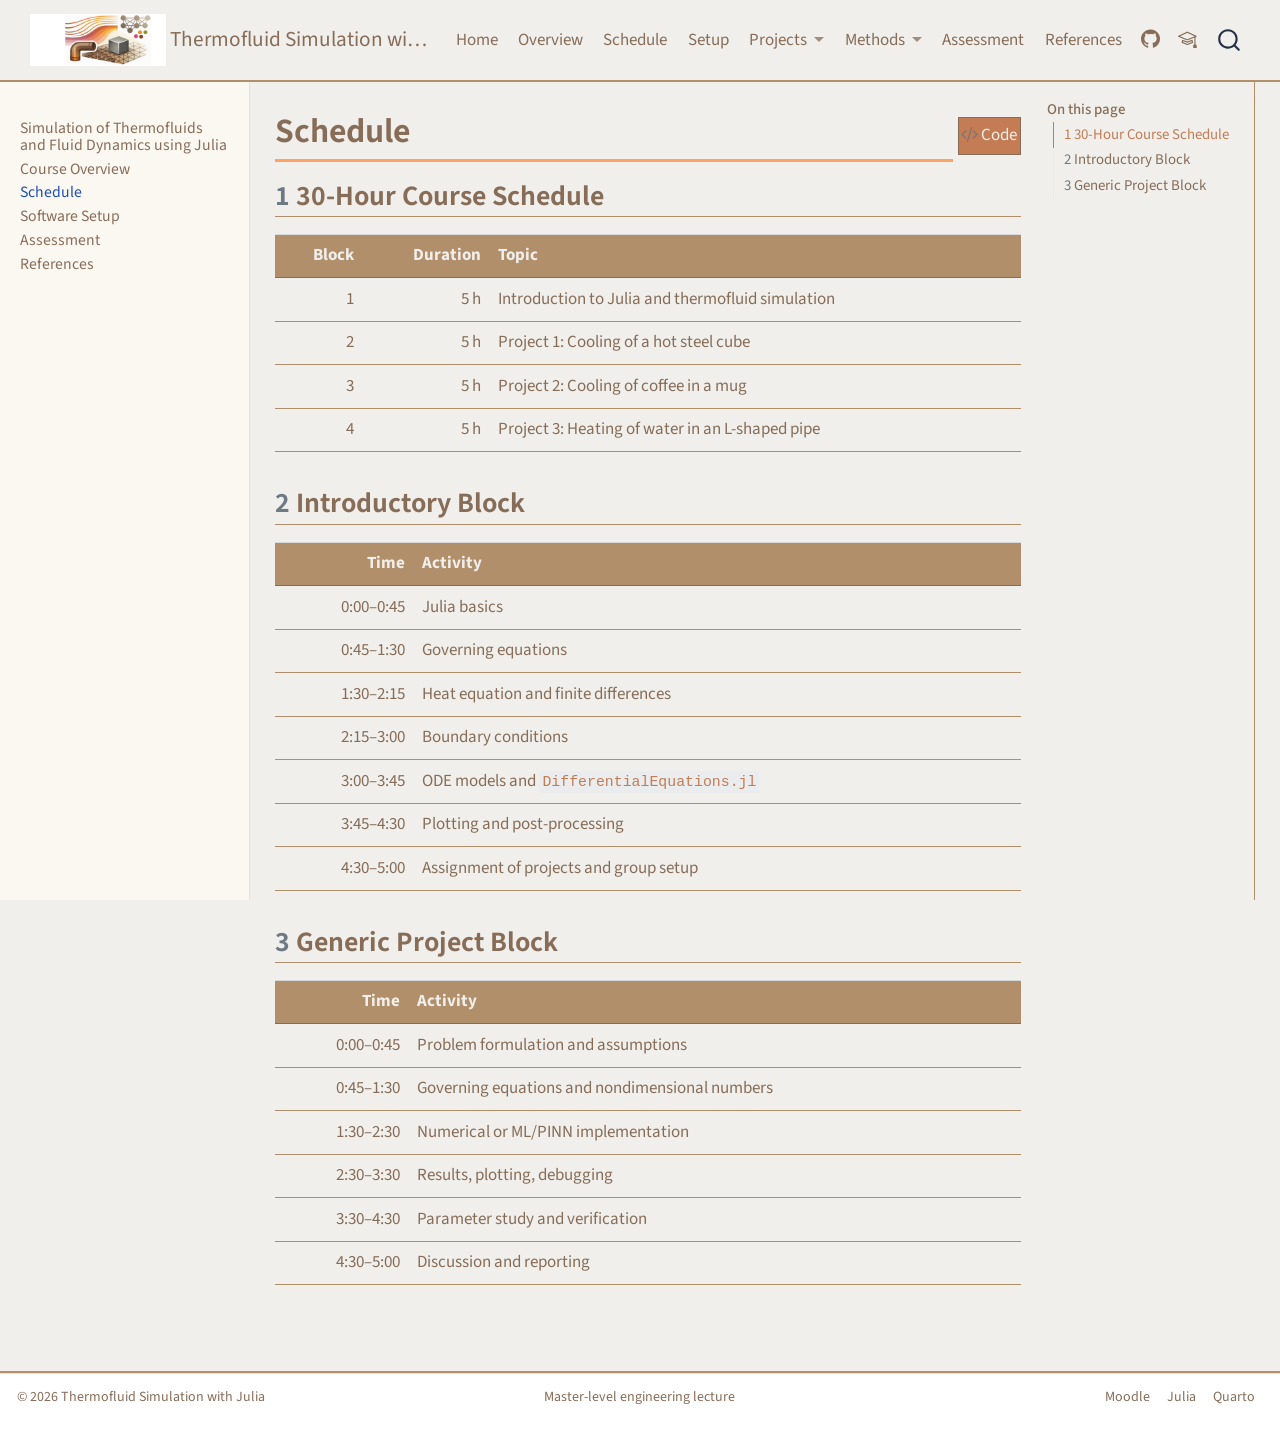
<file: schedule.html>
<!DOCTYPE html>
<html xmlns="http://www.w3.org/1999/xhtml" lang="en" xml:lang="en"><head>

<meta charset="utf-8">
<meta name="generator" content="quarto-1.10.18">

<meta name="viewport" content="width=device-width, initial-scale=1.0, user-scalable=yes">


<title>Schedule – Thermofluid Simulation with Julia</title>
<style>
/* Default styles provided by pandoc.
** See https://pandoc.org/MANUAL.html#variables-for-html for config info.
*/
span.smallcaps{font-variant: small-caps;}
div.columns{display: flex; gap: 1.5em;}
div.column{flex: auto;}
@media screen {
div.columns{gap: min(4vw, 1.5em);}
div.column{overflow-x: auto;}
}
div.hanging-indent{margin-left: 1.5em; text-indent: -1.5em;}
ul.task-list{list-style: none;}
ul.task-list li input[type="checkbox"] {
  width: 0.8em;
  margin: 0 0.8em 0.2em -1em; /* quarto-specific, see https://github.com/quarto-dev/quarto-cli/issues/4556 */ 
  vertical-align: middle;
}
/* CSS for syntax highlighting */
html { -webkit-text-size-adjust: 100%; }
pre > code.sourceCode { white-space: pre; position: relative; }
pre > code.sourceCode > span { display: inline-block; line-height: 1.25; }
pre > code.sourceCode > span:empty { height: 1.2em; }
.sourceCode { overflow: visible; }
code.sourceCode > span { color: inherit; text-decoration: inherit; }
div.sourceCode { margin: 1em 0; }
pre.sourceCode { margin: 0; }
@media screen {
div.sourceCode { overflow: auto; }
}
@media print {
pre > code.sourceCode { white-space: pre-wrap; }
pre > code.sourceCode > span { text-indent: -5em; padding-left: 5em; }
}
pre.numberSource code
  { counter-reset: source-line 0; }
pre.numberSource code > span
  { position: relative; left: -4em; counter-increment: source-line; }
pre.numberSource code > span > a:first-child::before
  { content: counter(source-line);
    position: relative; left: -1em; text-align: right; vertical-align: baseline;
    border: none; display: inline-block;
    -webkit-touch-callout: none; -webkit-user-select: none;
    -khtml-user-select: none; -moz-user-select: none;
    -ms-user-select: none; user-select: none;
    padding: 0 4px; width: 4em;
  }
pre.numberSource { margin-left: 3em;  padding-left: 4px; }
div.sourceCode
  {   }
@media screen {
pre > code.sourceCode > span > a:first-child::before { text-decoration: underline; }
}
</style>


<script src="site_libs/quarto-nav/quarto-nav.js"></script>
<script src="site_libs/clipboard/clipboard.min.js"></script>
<script src="site_libs/quarto-search/autocomplete.umd.js"></script>
<script src="site_libs/quarto-search/fuse.min.js"></script>
<script src="site_libs/quarto-search/quarto-search.js"></script>
<meta name="quarto:offset" content="./">
<link href="./assets/favicon.png" rel="icon" type="image/png">
<script src="site_libs/quarto-html/quarto.js" type="module"></script>
<script src="site_libs/quarto-html/tabsets/tabsets.js" type="module"></script>
<script src="site_libs/quarto-html/popper.min.js"></script>
<script src="site_libs/quarto-html/tippy.umd.min.js"></script>
<script src="site_libs/quarto-html/anchor.min.js"></script>
<link href="site_libs/quarto-html/tippy.css" rel="stylesheet">
<link href="site_libs/quarto-html/quarto-syntax-highlighting-bb62276ab45c84d9efd712f51ff97b5a.css" rel="stylesheet" id="quarto-text-highlighting-styles">
<script src="site_libs/bootstrap/bootstrap.min.js"></script>
<link href="site_libs/bootstrap/bootstrap-icons.css" rel="stylesheet">
<link href="site_libs/bootstrap/bootstrap-1e8badbd0cb5ac28dec3b9cb014a888b.min.css" rel="stylesheet" append-hash="true" id="quarto-bootstrap" data-mode="light">
<script id="quarto-search-options" type="application/json">{
  "location": "navbar",
  "copy-button": false,
  "collapse-after": 3,
  "panel-placement": "end",
  "type": "overlay",
  "limit": 50,
  "keyboard-shortcut": [
    "f",
    "/",
    "s"
  ],
  "show-item-context": false,
  "language": {
    "search-no-results-text": "No results",
    "search-matching-documents-text": "matching documents",
    "search-copy-link-title": "Copy link to search",
    "search-hide-matches-text": "Hide additional matches",
    "search-more-match-text": "more match in this document",
    "search-more-matches-text": "more matches in this document",
    "search-clear-button-title": "Clear",
    "search-text-placeholder": "",
    "search-detached-cancel-button-title": "Cancel",
    "search-submit-button-title": "Submit",
    "search-label": "Search"
  }
}</script>
<style>html{ scroll-behavior: smooth; }</style>


<link rel="stylesheet" href="styles.css">
</head>

<body class="nav-sidebar docked nav-fixed quarto-light">

<div id="quarto-search-results"></div>
  <header id="quarto-header" class="headroom fixed-top">
    <nav class="navbar navbar-expand-lg " data-bs-theme="dark">
      <div class="navbar-container container-fluid">
      <div class="navbar-brand-container mx-auto">
    <a href="./index.html" class="navbar-brand navbar-brand-logo">
    <img src="./assets/logo-3x1.png" alt="Thermofluid Simulation with Julia course logo" class="navbar-logo light-content">
    <img src="./assets/logo-3x1.png" alt="Thermofluid Simulation with Julia course logo" class="navbar-logo dark-content">
    </a>
    <a class="navbar-brand" href="./index.html">
    <span class="navbar-title">Thermofluid Simulation with Julia</span>
    </a>
  </div>
            <div id="quarto-search" class="" title="Search"></div>
          <button class="navbar-toggler" type="button" data-bs-toggle="collapse" data-bs-target="#navbarCollapse" aria-controls="navbarCollapse" role="menu" aria-expanded="false" aria-label="Toggle navigation" onclick="if (window.quartoToggleHeadroom) { window.quartoToggleHeadroom(); }">
  <span class="navbar-toggler-icon"></span>
</button>
          <div class="collapse navbar-collapse" id="navbarCollapse">
            <ul class="navbar-nav navbar-nav-scroll me-auto">
  <li class="nav-item">
    <a class="nav-link active" href="./index.html" aria-current="page"> 
<span class="menu-text">Home</span></a>
  </li>  
  <li class="nav-item">
    <a class="nav-link" href="./overview.html"> 
<span class="menu-text">Overview</span></a>
  </li>  
  <li class="nav-item">
    <a class="nav-link" href="./schedule.html"> 
<span class="menu-text">Schedule</span></a>
  </li>  
  <li class="nav-item">
    <a class="nav-link" href="./setup.html"> 
<span class="menu-text">Setup</span></a>
  </li>  
  <li class="nav-item dropdown ">
    <a class="nav-link dropdown-toggle" href="#" id="nav-menu-projects" role="link" data-bs-toggle="dropdown" aria-expanded="false">
 <span class="menu-text">Projects</span>
    </a>
    <ul class="dropdown-menu" aria-labelledby="nav-menu-projects">    
        <li>
    <a class="dropdown-item" href="./projects/project-1-steel-cube.html">
 <span class="dropdown-text">Project 1: Steel Cube Cooling</span></a>
  </li>  
        <li>
    <a class="dropdown-item" href="./projects/project-2-coffee.html">
 <span class="dropdown-text">Project 2: Coffee Cooling</span></a>
  </li>  
        <li>
    <a class="dropdown-item" href="./projects/project-3-l-pipe.html">
 <span class="dropdown-text">Project 3: L-Shaped Pipe</span></a>
  </li>  
    </ul>
  </li>
  <li class="nav-item dropdown ">
    <a class="nav-link dropdown-toggle" href="#" id="nav-menu-methods" role="link" data-bs-toggle="dropdown" aria-expanded="false">
 <span class="menu-text">Methods</span>
    </a>
    <ul class="dropdown-menu" aria-labelledby="nav-menu-methods">    
        <li>
    <a class="dropdown-item" href="./methods/finite-difference.html">
 <span class="dropdown-text">Finite Difference</span></a>
  </li>  
        <li>
    <a class="dropdown-item" href="./methods/finite-element.html">
 <span class="dropdown-text">Finite Element Method</span></a>
  </li>  
        <li>
    <a class="dropdown-item" href="./methods/cfd-libraries.html">
 <span class="dropdown-text">CFD Libraries in Julia</span></a>
  </li>  
        <li>
    <a class="dropdown-item" href="./methods/ml-pinns.html">
 <span class="dropdown-text">ML and PINNs</span></a>
  </li>  
        <li>
    <a class="dropdown-item" href="./methods/verification-validation.html">
 <span class="dropdown-text">Verification &amp; Validation</span></a>
  </li>  
    </ul>
  </li>
  <li class="nav-item">
    <a class="nav-link" href="./assessment.html"> 
<span class="menu-text">Assessment</span></a>
  </li>  
  <li class="nav-item">
    <a class="nav-link" href="./references.html"> 
<span class="menu-text">References</span></a>
  </li>  
</ul>
            <ul class="navbar-nav navbar-nav-scroll ms-auto">
  <li class="nav-item compact">
    <a class="nav-link" href="https://github.com/inys/thermofluids-julia-course"> <i class="bi bi-github" role="img" aria-label="GitHub repository">
</i> 
<span class="menu-text"></span></a>
  </li>  
  <li class="nav-item compact">
    <a class="nav-link" href="https://moodle.unileoben.ac.at/course/view.php?id=7923"> <i class="bi bi-mortarboard" role="img" aria-label="Moodle course">
</i> 
<span class="menu-text"></span></a>
  </li>  
</ul>
          </div> <!-- /navcollapse -->
            <div class="quarto-navbar-tools">
</div>
      </div> <!-- /container-fluid -->
    </nav>
  <nav class="quarto-secondary-nav">
    <div class="container-fluid d-flex">
      <button type="button" class="quarto-btn-toggle btn" data-bs-toggle="collapse" role="button" data-bs-target=".quarto-sidebar-collapse-item" aria-controls="quarto-sidebar" aria-expanded="false" aria-label="Toggle sidebar navigation" onclick="if (window.quartoToggleHeadroom) { window.quartoToggleHeadroom(); }">
        <i class="bi bi-layout-text-sidebar-reverse"></i>
      </button>
        <nav class="quarto-page-breadcrumbs" aria-label="breadcrumb"><ol class="breadcrumb"><li class="breadcrumb-item"><a href="./schedule.html">Schedule</a></li></ol></nav>
        <a class="flex-grow-1" role="navigation" data-bs-toggle="collapse" data-bs-target=".quarto-sidebar-collapse-item" aria-controls="quarto-sidebar" aria-expanded="false" aria-label="Toggle sidebar navigation" onclick="if (window.quartoToggleHeadroom) { window.quartoToggleHeadroom(); }">      
        </a>
    </div>
  </nav>
</header>
<!-- content -->
<div id="quarto-content" class="quarto-container page-columns page-rows-contents page-layout-article page-navbar">
<!-- sidebar -->
  <nav id="quarto-sidebar" class="sidebar collapse collapse-horizontal quarto-sidebar-collapse-item sidebar-navigation docked overflow-auto">
    <div class="sidebar-menu-container"> 
    <ul class="list-unstyled mt-1">
        <li class="sidebar-item">
  <div class="sidebar-item-container"> 
  <a href="./index.html" class="sidebar-item-text sidebar-link">
 <span class="menu-text">Simulation of Thermofluids and Fluid Dynamics using Julia</span></a>
  </div>
</li>
        <li class="sidebar-item">
  <div class="sidebar-item-container"> 
  <a href="./overview.html" class="sidebar-item-text sidebar-link">
 <span class="menu-text">Course Overview</span></a>
  </div>
</li>
        <li class="sidebar-item">
  <div class="sidebar-item-container"> 
  <a href="./schedule.html" class="sidebar-item-text sidebar-link active">
 <span class="menu-text">Schedule</span></a>
  </div>
</li>
        <li class="sidebar-item">
  <div class="sidebar-item-container"> 
  <a href="./setup.html" class="sidebar-item-text sidebar-link">
 <span class="menu-text">Software Setup</span></a>
  </div>
</li>
        <li class="sidebar-item">
  <div class="sidebar-item-container"> 
  <a href="./assessment.html" class="sidebar-item-text sidebar-link">
 <span class="menu-text">Assessment</span></a>
  </div>
</li>
        <li class="sidebar-item">
  <div class="sidebar-item-container"> 
  <a href="./references.html" class="sidebar-item-text sidebar-link">
 <span class="menu-text">References</span></a>
  </div>
</li>
    </ul>
    </div>
</nav>
<div id="quarto-sidebar-glass" class="quarto-sidebar-collapse-item" data-bs-toggle="collapse" data-bs-target=".quarto-sidebar-collapse-item"></div>
<!-- margin-sidebar -->
    <div id="quarto-margin-sidebar" class="sidebar margin-sidebar">
        <nav id="TOC" role="doc-toc" class="toc-active">
    <h2 id="toc-title">On this page</h2>
   
  <ul>
  <li><a href="#hour-course-schedule" id="toc-hour-course-schedule" class="nav-link active" data-scroll-target="#hour-course-schedule"><span class="header-section-number">1</span> 30-Hour Course Schedule</a></li>
  <li><a href="#introductory-block" id="toc-introductory-block" class="nav-link" data-scroll-target="#introductory-block"><span class="header-section-number">2</span> Introductory Block</a></li>
  <li><a href="#generic-project-block" id="toc-generic-project-block" class="nav-link" data-scroll-target="#generic-project-block"><span class="header-section-number">3</span> Generic Project Block</a></li>
  </ul>
</nav>
    </div>
<!-- main -->
<main class="content" id="quarto-document-content">

<header id="title-block-header" class="quarto-title-block default">
<div class="quarto-title">
<div class="quarto-title-block"><div><h1 class="title">Schedule</h1><button type="button" class="btn code-tools-button" id="quarto-code-tools-source"><i class="bi"></i> Code</button></div></div>
</div>



<div class="quarto-title-meta">

    
  
    
  </div>
  


</header>


<section id="hour-course-schedule" class="level2" data-number="1">
<h2 data-number="1" class="anchored" data-anchor-id="hour-course-schedule"><span class="header-section-number">1</span> 30-Hour Course Schedule</h2>
<table class="caption-top table">
<thead>
<tr class="header">
<th style="text-align: right;">Block</th>
<th style="text-align: right;">Duration</th>
<th>Topic</th>
</tr>
</thead>
<tbody>
<tr class="odd">
<td style="text-align: right;">1</td>
<td style="text-align: right;">5 h</td>
<td>Introduction to Julia and thermofluid simulation</td>
</tr>
<tr class="even">
<td style="text-align: right;">2</td>
<td style="text-align: right;">5 h</td>
<td>Project 1: Cooling of a hot steel cube</td>
</tr>
<tr class="odd">
<td style="text-align: right;">3</td>
<td style="text-align: right;">5 h</td>
<td>Project 2: Cooling of coffee in a mug</td>
</tr>
<tr class="even">
<td style="text-align: right;">4</td>
<td style="text-align: right;">5 h</td>
<td>Project 3: Heating of water in an L-shaped pipe</td>
</tr>
</tbody>
</table>
</section>
<section id="introductory-block" class="level2" data-number="2">
<h2 data-number="2" class="anchored" data-anchor-id="introductory-block"><span class="header-section-number">2</span> Introductory Block</h2>
<table class="caption-top table">
<thead>
<tr class="header">
<th style="text-align: right;">Time</th>
<th>Activity</th>
</tr>
</thead>
<tbody>
<tr class="odd">
<td style="text-align: right;">0:00–0:45</td>
<td>Julia basics</td>
</tr>
<tr class="even">
<td style="text-align: right;">0:45–1:30</td>
<td>Governing equations</td>
</tr>
<tr class="odd">
<td style="text-align: right;">1:30–2:15</td>
<td>Heat equation and finite differences</td>
</tr>
<tr class="even">
<td style="text-align: right;">2:15–3:00</td>
<td>Boundary conditions</td>
</tr>
<tr class="odd">
<td style="text-align: right;">3:00–3:45</td>
<td>ODE models and <code>DifferentialEquations.jl</code></td>
</tr>
<tr class="even">
<td style="text-align: right;">3:45–4:30</td>
<td>Plotting and post-processing</td>
</tr>
<tr class="odd">
<td style="text-align: right;">4:30–5:00</td>
<td>Assignment of projects and group setup</td>
</tr>
</tbody>
</table>
</section>
<section id="generic-project-block" class="level2" data-number="3">
<h2 data-number="3" class="anchored" data-anchor-id="generic-project-block"><span class="header-section-number">3</span> Generic Project Block</h2>
<table class="caption-top table">
<thead>
<tr class="header">
<th style="text-align: right;">Time</th>
<th>Activity</th>
</tr>
</thead>
<tbody>
<tr class="odd">
<td style="text-align: right;">0:00–0:45</td>
<td>Problem formulation and assumptions</td>
</tr>
<tr class="even">
<td style="text-align: right;">0:45–1:30</td>
<td>Governing equations and nondimensional numbers</td>
</tr>
<tr class="odd">
<td style="text-align: right;">1:30–2:30</td>
<td>Numerical or ML/PINN implementation</td>
</tr>
<tr class="even">
<td style="text-align: right;">2:30–3:30</td>
<td>Results, plotting, debugging</td>
</tr>
<tr class="odd">
<td style="text-align: right;">3:30–4:30</td>
<td>Parameter study and verification</td>
</tr>
<tr class="even">
<td style="text-align: right;">4:30–5:00</td>
<td>Discussion and reporting</td>
</tr>
</tbody>
</table>


<!-- -->

</section>

</main> <!-- /main -->
<script id="quarto-html-after-body" type="application/javascript">
  window.document.addEventListener("DOMContentLoaded", function (event) {
    const icon = "";
    const anchorJS = new window.AnchorJS();
    anchorJS.options = {
      placement: 'right',
      icon: icon
    };
    anchorJS.add('.anchored');
    const isCodeAnnotation = (el) => {
      for (const clz of el.classList) {
        if (clz.startsWith('code-annotation-')) {                     
          return true;
        }
      }
      return false;
    }
    const onCopySuccess = function(e) {
      // button target
      const button = e.trigger;
      // don't keep focus
      button.blur();
      // flash "checked"
      button.classList.add('code-copy-button-checked');
      var currentTitle = button.getAttribute("title");
      button.setAttribute("title", "Copied!");
      let tooltip;
      if (window.bootstrap) {
        button.setAttribute("data-bs-toggle", "tooltip");
        button.setAttribute("data-bs-placement", "left");
        button.setAttribute("data-bs-title", "Copied!");
        tooltip = new bootstrap.Tooltip(button, 
          { trigger: "manual", 
            customClass: "code-copy-button-tooltip",
            offset: [0, -8]});
        tooltip.show();    
      }
      setTimeout(function() {
        if (tooltip) {
          tooltip.hide();
          button.removeAttribute("data-bs-title");
          button.removeAttribute("data-bs-toggle");
          button.removeAttribute("data-bs-placement");
        }
        button.setAttribute("title", currentTitle);
        button.classList.remove('code-copy-button-checked');
      }, 1000);
      // clear code selection
      e.clearSelection();
    }
    const getTextToCopy = function(trigger) {
      const outerScaffold = trigger.parentElement.cloneNode(true);
      const codeEl = outerScaffold.querySelector('code');
      for (const childEl of codeEl.children) {
        if (isCodeAnnotation(childEl)) {
          childEl.remove();
        }
      }
      return codeEl.innerText;
    }
    const clipboard = new window.ClipboardJS('.code-copy-button:not([data-in-quarto-modal])', {
      text: getTextToCopy
    });
    clipboard.on('success', onCopySuccess);
    if (window.document.getElementById('quarto-embedded-source-code-modal')) {
      const clipboardModal = new window.ClipboardJS('.code-copy-button[data-in-quarto-modal]', {
        text: getTextToCopy,
        container: window.document.getElementById('quarto-embedded-source-code-modal')
      });
      clipboardModal.on('success', onCopySuccess);
    }
    const viewSource = window.document.getElementById('quarto-view-source') ||
                       window.document.getElementById('quarto-code-tools-source');
    if (viewSource) {
      const sourceUrl = viewSource.getAttribute("data-quarto-source-url");
      viewSource.addEventListener("click", function(e) {
        if (sourceUrl) {
          // rstudio viewer pane
          if (/\bcapabilities=\b/.test(window.location)) {
            window.open(sourceUrl);
          } else {
            window.location.href = sourceUrl;
          }
        } else {
          const modal = new bootstrap.Modal(document.getElementById('quarto-embedded-source-code-modal'));
          modal.show();
        }
        return false;
      });
    }
    function toggleCodeHandler(show) {
      return function(e) {
        const cellDetails = window.document.querySelectorAll(".cell details.code-fold");
        for (let i=0; i<cellDetails.length; i++) {
          const details = cellDetails[i];
          if (show) {
            details.open = true;
          } else {
            details.removeAttribute("open");
          }
        }
        const cellCodeDivs = window.document.querySelectorAll(".cell div.sourceCode.cell-code");
        const fromCls = show ? "hidden" : "unhidden";
        const toCls = show ? "unhidden" : "hidden";
        for (let i=0; i<cellCodeDivs.length; i++) {
          const codeDiv = cellCodeDivs[i];
          if (codeDiv.classList.contains(fromCls)) {
            codeDiv.classList.remove(fromCls);
            codeDiv.classList.add(toCls);
          } 
        }
        return false;
      }
    }
    const hideAllCode = window.document.getElementById("quarto-hide-all-code");
    if (hideAllCode) {
      hideAllCode.addEventListener("click", toggleCodeHandler(false));
    }
    const showAllCode = window.document.getElementById("quarto-show-all-code");
    if (showAllCode) {
      showAllCode.addEventListener("click", toggleCodeHandler(true));
    }
      var localhostRegex = new RegExp(/^(?:http|https):\/\/localhost\:?[0-9]*\//);
      var mailtoRegex = new RegExp(/^mailto:/);
        var filterRegex = new RegExp("https:\/\/inys\.github\.io\/thermofluids-julia-course\/");
      var isInternal = (href) => {
          return filterRegex.test(href) || localhostRegex.test(href) || mailtoRegex.test(href);
      }
      // Inspect non-navigation links and adorn them if external
     var links = window.document.querySelectorAll('a[href]:not(.nav-link):not(.navbar-brand):not(.toc-action):not(.sidebar-link):not(.sidebar-item-toggle):not(.pagination-link):not(.no-external):not([aria-hidden]):not(.dropdown-item):not(.quarto-navigation-tool):not(.about-link)');
      for (var i=0; i<links.length; i++) {
        const link = links[i];
        if (!isInternal(link.href)) {
          // undo the damage that might have been done by quarto-nav.js in the case of
          // links that we want to consider external
          if (link.dataset.originalHref !== undefined) {
            link.href = link.dataset.originalHref;
          }
            // target, if specified
            link.setAttribute("target", "_blank");
            if (link.getAttribute("rel") === null) {
              link.setAttribute("rel", "noopener");
            }
        }
      }
    function tippyHover(el, contentFn, onTriggerFn, onUntriggerFn) {
      const config = {
        allowHTML: true,
        maxWidth: 500,
        delay: 100,
        arrow: false,
        appendTo: function(el) {
            return el.parentElement;
        },
        interactive: true,
        interactiveBorder: 10,
        theme: 'quarto',
        placement: 'bottom-start',
      };
      if (contentFn) {
        config.content = contentFn;
      }
      if (onTriggerFn) {
        config.onTrigger = onTriggerFn;
      }
      if (onUntriggerFn) {
        config.onUntrigger = onUntriggerFn;
      }
      window.tippy(el, config); 
    }
    const noterefs = window.document.querySelectorAll('a[role="doc-noteref"]');
    for (var i=0; i<noterefs.length; i++) {
      const ref = noterefs[i];
      tippyHover(ref, function() {
        // use id or data attribute instead here
        let href = ref.getAttribute('data-footnote-href') || ref.getAttribute('href');
        try { href = new URL(href).hash; } catch {}
        const id = href.replace(/^#\/?/, "");
        const note = window.document.getElementById(id);
        if (note) {
          return note.innerHTML;
        } else {
          return "";
        }
      });
    }
    const xrefs = window.document.querySelectorAll('a.quarto-xref');
    const processXRef = (id, note) => {
      // Strip column container classes
      const stripColumnClz = (el) => {
        el.classList.remove("page-full", "page-columns");
        if (el.children) {
          for (const child of el.children) {
            stripColumnClz(child);
          }
        }
      }
      stripColumnClz(note)
      if (id === null || id.startsWith('sec-')) {
        // Special case sections, only their first couple elements
        const container = document.createElement("div");
        if (note.children && note.children.length > 2) {
          container.appendChild(note.children[0].cloneNode(true));
          for (let i = 1; i < note.children.length; i++) {
            const child = note.children[i];
            if (child.tagName === "P" && child.innerText === "") {
              continue;
            } else {
              container.appendChild(child.cloneNode(true));
              break;
            }
          }
          if (window.Quarto?.typesetMath) {
            window.Quarto.typesetMath(container);
          }
          return container.innerHTML
        } else {
          if (window.Quarto?.typesetMath) {
            window.Quarto.typesetMath(note);
          }
          return note.innerHTML;
        }
      } else {
        // Remove any anchor links if they are present
        const anchorLink = note.querySelector('a.anchorjs-link');
        if (anchorLink) {
          anchorLink.remove();
        }
        if (window.Quarto?.typesetMath) {
          window.Quarto.typesetMath(note);
        }
        if (note.classList.contains("callout")) {
          return note.outerHTML;
        } else {
          return note.innerHTML;
        }
      }
    }
    for (var i=0; i<xrefs.length; i++) {
      const xref = xrefs[i];
      tippyHover(xref, undefined, function(instance) {
        instance.disable();
        let url = xref.getAttribute('href');
        let hash = undefined; 
        if (url.startsWith('#')) {
          hash = url;
        } else {
          try { hash = new URL(url).hash; } catch {}
        }
        if (hash) {
          const id = hash.replace(/^#\/?/, "");
          const note = window.document.getElementById(id);
          if (note !== null) {
            try {
              const html = processXRef(id, note.cloneNode(true));
              instance.setContent(html);
            } finally {
              instance.enable();
              instance.show();
            }
          } else {
            // See if we can fetch this
            fetch(url.split('#')[0])
            .then(res => res.text())
            .then(html => {
              const parser = new DOMParser();
              const htmlDoc = parser.parseFromString(html, "text/html");
              const note = htmlDoc.getElementById(id);
              if (note !== null) {
                const html = processXRef(id, note);
                instance.setContent(html);
              } 
            }).finally(() => {
              instance.enable();
              instance.show();
            });
          }
        } else {
          // See if we can fetch a full url (with no hash to target)
          // This is a special case and we should probably do some content thinning / targeting
          fetch(url)
          .then(res => res.text())
          .then(html => {
            const parser = new DOMParser();
            const htmlDoc = parser.parseFromString(html, "text/html");
            const note = htmlDoc.querySelector('main.content');
            if (note !== null) {
              // This should only happen for chapter cross references
              // (since there is no id in the URL)
              // remove the first header
              if (note.children.length > 0 && note.children[0].tagName === "HEADER") {
                note.children[0].remove();
              }
              const html = processXRef(null, note);
              instance.setContent(html);
            } 
          }).finally(() => {
            instance.enable();
            instance.show();
          });
        }
      }, function(instance) {
      });
    }
        let selectedAnnoteEl;
        const selectorForAnnotation = ( cell, annotation) => {
          let cellAttr = 'data-code-cell="' + cell + '"';
          let lineAttr = 'data-code-annotation="' +  annotation + '"';
          const selector = 'span[' + cellAttr + '][' + lineAttr + ']';
          return selector;
        }
        const selectCodeLines = (annoteEl) => {
          const doc = window.document;
          const targetCell = annoteEl.getAttribute("data-target-cell");
          const targetAnnotation = annoteEl.getAttribute("data-target-annotation");
          const annoteSpan = window.document.querySelector(selectorForAnnotation(targetCell, targetAnnotation));
          const lines = annoteSpan.getAttribute("data-code-lines").split(",");
          const lineIds = lines.map((line) => {
            return targetCell + "-" + line;
          })
          let top = null;
          let height = null;
          let parent = null;
          if (lineIds.length > 0) {
              //compute the position of the single el (top and bottom and make a div)
              const el = window.document.getElementById(lineIds[0]);
              top = el.offsetTop;
              height = el.offsetHeight;
              parent = el.parentElement.parentElement;
            if (lineIds.length > 1) {
              const lastEl = window.document.getElementById(lineIds[lineIds.length - 1]);
              const bottom = lastEl.offsetTop + lastEl.offsetHeight;
              height = bottom - top;
            }
            if (top !== null && height !== null && parent !== null) {
              // cook up a div (if necessary) and position it 
              let div = window.document.getElementById("code-annotation-line-highlight");
              if (div === null) {
                div = window.document.createElement("div");
                div.setAttribute("id", "code-annotation-line-highlight");
                div.style.position = 'absolute';
                parent.appendChild(div);
              }
              div.style.top = top - 2 + "px";
              div.style.height = height + 4 + "px";
              div.style.left = 0;
              let gutterDiv = window.document.getElementById("code-annotation-line-highlight-gutter");
              if (gutterDiv === null) {
                gutterDiv = window.document.createElement("div");
                gutterDiv.setAttribute("id", "code-annotation-line-highlight-gutter");
                gutterDiv.style.position = 'absolute';
                const codeCell = window.document.getElementById(targetCell);
                const gutter = codeCell.querySelector('.code-annotation-gutter');
                gutter.appendChild(gutterDiv);
              }
              gutterDiv.style.top = top - 2 + "px";
              gutterDiv.style.height = height + 4 + "px";
            }
            selectedAnnoteEl = annoteEl;
          }
        };
        const unselectCodeLines = () => {
          const elementsIds = ["code-annotation-line-highlight", "code-annotation-line-highlight-gutter"];
          elementsIds.forEach((elId) => {
            const div = window.document.getElementById(elId);
            if (div) {
              div.remove();
            }
          });
          selectedAnnoteEl = undefined;
        };
          // Handle positioning of the toggle
      window.addEventListener(
        "resize",
        throttle(() => {
          elRect = undefined;
          if (selectedAnnoteEl) {
            selectCodeLines(selectedAnnoteEl);
          }
        }, 10)
      );
      function throttle(fn, ms) {
      let throttle = false;
      let timer;
        return (...args) => {
          if(!throttle) { // first call gets through
              fn.apply(this, args);
              throttle = true;
          } else { // all the others get throttled
              if(timer) clearTimeout(timer); // cancel #2
              timer = setTimeout(() => {
                fn.apply(this, args);
                timer = throttle = false;
              }, ms);
          }
        };
      }
        // Attach click handler to the DT
        const annoteDls = window.document.querySelectorAll('dt[data-target-cell]');
        for (const annoteDlNode of annoteDls) {
          annoteDlNode.addEventListener('click', (event) => {
            const clickedEl = event.target;
            if (clickedEl !== selectedAnnoteEl) {
              unselectCodeLines();
              const activeEl = window.document.querySelector('dt[data-target-cell].code-annotation-active');
              if (activeEl) {
                activeEl.classList.remove('code-annotation-active');
              }
              selectCodeLines(clickedEl);
              clickedEl.classList.add('code-annotation-active');
            } else {
              // Unselect the line
              unselectCodeLines();
              clickedEl.classList.remove('code-annotation-active');
            }
          });
        }
    const findCites = (el) => {
      const parentEl = el.parentElement;
      if (parentEl) {
        const cites = parentEl.dataset.cites;
        if (cites) {
          return {
            el,
            cites: cites.split(' ')
          };
        } else {
          return findCites(el.parentElement)
        }
      } else {
        return undefined;
      }
    };
    var bibliorefs = window.document.querySelectorAll('a[role="doc-biblioref"]');
    for (var i=0; i<bibliorefs.length; i++) {
      const ref = bibliorefs[i];
      const citeInfo = findCites(ref);
      if (citeInfo) {
        tippyHover(citeInfo.el, function() {
          var popup = window.document.createElement('div');
          citeInfo.cites.forEach(function(cite) {
            var citeDiv = window.document.createElement('div');
            citeDiv.classList.add('hanging-indent');
            citeDiv.classList.add('csl-entry');
            var biblioDiv = window.document.getElementById('ref-' + cite);
            if (biblioDiv) {
              citeDiv.innerHTML = biblioDiv.innerHTML;
            }
            popup.appendChild(citeDiv);
          });
          return popup.innerHTML;
        });
      }
    }
  });
  </script><div class="modal fade" id="quarto-embedded-source-code-modal" tabindex="-1" aria-labelledby="quarto-embedded-source-code-modal-label" aria-hidden="true"><div class="modal-dialog modal-dialog-scrollable"><div class="modal-content"><div class="modal-header"><h5 class="modal-title" id="quarto-embedded-source-code-modal-label">Source Code</h5><button class="btn-close" data-bs-dismiss="modal"></button></div><div class="modal-body"><div class="">
<div class="code-copy-outer-scaffold"><div class="sourceCode" id="cb1" data-shortcodes="false"><pre class="sourceCode markdown code-with-copy"><code class="sourceCode markdown"><span id="cb1-1"><a href="#cb1-1" aria-hidden="true" tabindex="-1"></a><span class="co">---</span></span>
<span id="cb1-2"><a href="#cb1-2" aria-hidden="true" tabindex="-1"></a><span class="an">title:</span><span class="co"> "Schedule"</span></span>
<span id="cb1-3"><a href="#cb1-3" aria-hidden="true" tabindex="-1"></a><span class="co">---</span></span>
<span id="cb1-4"><a href="#cb1-4" aria-hidden="true" tabindex="-1"></a></span>
<span id="cb1-5"><a href="#cb1-5" aria-hidden="true" tabindex="-1"></a><span class="fu">## 30-Hour Course Schedule</span></span>
<span id="cb1-6"><a href="#cb1-6" aria-hidden="true" tabindex="-1"></a></span>
<span id="cb1-7"><a href="#cb1-7" aria-hidden="true" tabindex="-1"></a><span class="pp">|</span> Block <span class="pp">|</span> Duration <span class="pp">|</span> Topic <span class="pp">|</span></span>
<span id="cb1-8"><a href="#cb1-8" aria-hidden="true" tabindex="-1"></a><span class="pp">|---:|---:|---|</span></span>
<span id="cb1-9"><a href="#cb1-9" aria-hidden="true" tabindex="-1"></a><span class="pp">|</span> 1 <span class="pp">|</span> 5 h <span class="pp">|</span> Introduction to Julia and thermofluid simulation <span class="pp">|</span></span>
<span id="cb1-10"><a href="#cb1-10" aria-hidden="true" tabindex="-1"></a><span class="pp">|</span> 2 <span class="pp">|</span> 5 h <span class="pp">|</span> Project 1: Cooling of a hot steel cube <span class="pp">|</span></span>
<span id="cb1-11"><a href="#cb1-11" aria-hidden="true" tabindex="-1"></a><span class="pp">|</span> 3 <span class="pp">|</span> 5 h <span class="pp">|</span> Project 2: Cooling of coffee in a mug <span class="pp">|</span></span>
<span id="cb1-12"><a href="#cb1-12" aria-hidden="true" tabindex="-1"></a><span class="pp">|</span> 4 <span class="pp">|</span> 5 h <span class="pp">|</span> Project 3: Heating of water in an L-shaped pipe <span class="pp">|</span></span>
<span id="cb1-13"><a href="#cb1-13" aria-hidden="true" tabindex="-1"></a></span>
<span id="cb1-14"><a href="#cb1-14" aria-hidden="true" tabindex="-1"></a><span class="fu">## Introductory Block</span></span>
<span id="cb1-15"><a href="#cb1-15" aria-hidden="true" tabindex="-1"></a></span>
<span id="cb1-16"><a href="#cb1-16" aria-hidden="true" tabindex="-1"></a><span class="pp">|</span> Time <span class="pp">|</span> Activity <span class="pp">|</span></span>
<span id="cb1-17"><a href="#cb1-17" aria-hidden="true" tabindex="-1"></a><span class="pp">|---:|---|</span></span>
<span id="cb1-18"><a href="#cb1-18" aria-hidden="true" tabindex="-1"></a><span class="pp">|</span> 0:00–0:45 <span class="pp">|</span> Julia basics <span class="pp">|</span></span>
<span id="cb1-19"><a href="#cb1-19" aria-hidden="true" tabindex="-1"></a><span class="pp">|</span> 0:45–1:30 <span class="pp">|</span> Governing equations <span class="pp">|</span></span>
<span id="cb1-20"><a href="#cb1-20" aria-hidden="true" tabindex="-1"></a><span class="pp">|</span> 1:30–2:15 <span class="pp">|</span> Heat equation and finite differences <span class="pp">|</span></span>
<span id="cb1-21"><a href="#cb1-21" aria-hidden="true" tabindex="-1"></a><span class="pp">|</span> 2:15–3:00 <span class="pp">|</span> Boundary conditions <span class="pp">|</span></span>
<span id="cb1-22"><a href="#cb1-22" aria-hidden="true" tabindex="-1"></a><span class="pp">|</span> 3:00–3:45 <span class="pp">|</span> ODE models and <span class="in">`DifferentialEquations.jl`</span> <span class="pp">|</span></span>
<span id="cb1-23"><a href="#cb1-23" aria-hidden="true" tabindex="-1"></a><span class="pp">|</span> 3:45–4:30 <span class="pp">|</span> Plotting and post-processing <span class="pp">|</span></span>
<span id="cb1-24"><a href="#cb1-24" aria-hidden="true" tabindex="-1"></a><span class="pp">|</span> 4:30–5:00 <span class="pp">|</span> Assignment of projects and group setup <span class="pp">|</span></span>
<span id="cb1-25"><a href="#cb1-25" aria-hidden="true" tabindex="-1"></a></span>
<span id="cb1-26"><a href="#cb1-26" aria-hidden="true" tabindex="-1"></a><span class="fu">## Generic Project Block</span></span>
<span id="cb1-27"><a href="#cb1-27" aria-hidden="true" tabindex="-1"></a></span>
<span id="cb1-28"><a href="#cb1-28" aria-hidden="true" tabindex="-1"></a><span class="pp">|</span> Time <span class="pp">|</span> Activity <span class="pp">|</span></span>
<span id="cb1-29"><a href="#cb1-29" aria-hidden="true" tabindex="-1"></a><span class="pp">|---:|---|</span></span>
<span id="cb1-30"><a href="#cb1-30" aria-hidden="true" tabindex="-1"></a><span class="pp">|</span> 0:00–0:45 <span class="pp">|</span> Problem formulation and assumptions <span class="pp">|</span></span>
<span id="cb1-31"><a href="#cb1-31" aria-hidden="true" tabindex="-1"></a><span class="pp">|</span> 0:45–1:30 <span class="pp">|</span> Governing equations and nondimensional numbers <span class="pp">|</span></span>
<span id="cb1-32"><a href="#cb1-32" aria-hidden="true" tabindex="-1"></a><span class="pp">|</span> 1:30–2:30 <span class="pp">|</span> Numerical or ML/PINN implementation <span class="pp">|</span></span>
<span id="cb1-33"><a href="#cb1-33" aria-hidden="true" tabindex="-1"></a><span class="pp">|</span> 2:30–3:30 <span class="pp">|</span> Results, plotting, debugging <span class="pp">|</span></span>
<span id="cb1-34"><a href="#cb1-34" aria-hidden="true" tabindex="-1"></a><span class="pp">|</span> 3:30–4:30 <span class="pp">|</span> Parameter study and verification <span class="pp">|</span></span>
<span id="cb1-35"><a href="#cb1-35" aria-hidden="true" tabindex="-1"></a><span class="pp">|</span> 4:30–5:00 <span class="pp">|</span> Discussion and reporting <span class="pp">|</span></span></code></pre></div><button title="Copy to Clipboard" class="code-copy-button" data-in-quarto-modal=""><i class="bi"></i></button></div>
</div></div></div></div></div>
</div> <!-- /content -->
<footer class="footer">
  <div class="nav-footer">
    <div class="nav-footer-left">
<p>© 2026 Thermofluid Simulation with Julia</p>
</div>   
    <div class="nav-footer-center">
<p>Master-level engineering lecture</p>
</div>
    <div class="nav-footer-right">
      <ul class="footer-items list-unstyled">
    <li class="nav-item">
    <a class="nav-link" href="https://moodle.unileoben.ac.at/course/view.php?id=7923">
<p>Moodle</p>
</a>
  </li>  
    <li class="nav-item">
    <a class="nav-link" href="https://julialang.org">
<p>Julia</p>
</a>
  </li>  
    <li class="nav-item">
    <a class="nav-link" href="https://quarto.org">
<p>Quarto</p>
</a>
  </li>  
</ul>
    </div>
  </div>
</footer>




<script src="site_libs/quarto-html/zenscroll-min.js"></script>
</body></html>
</file>
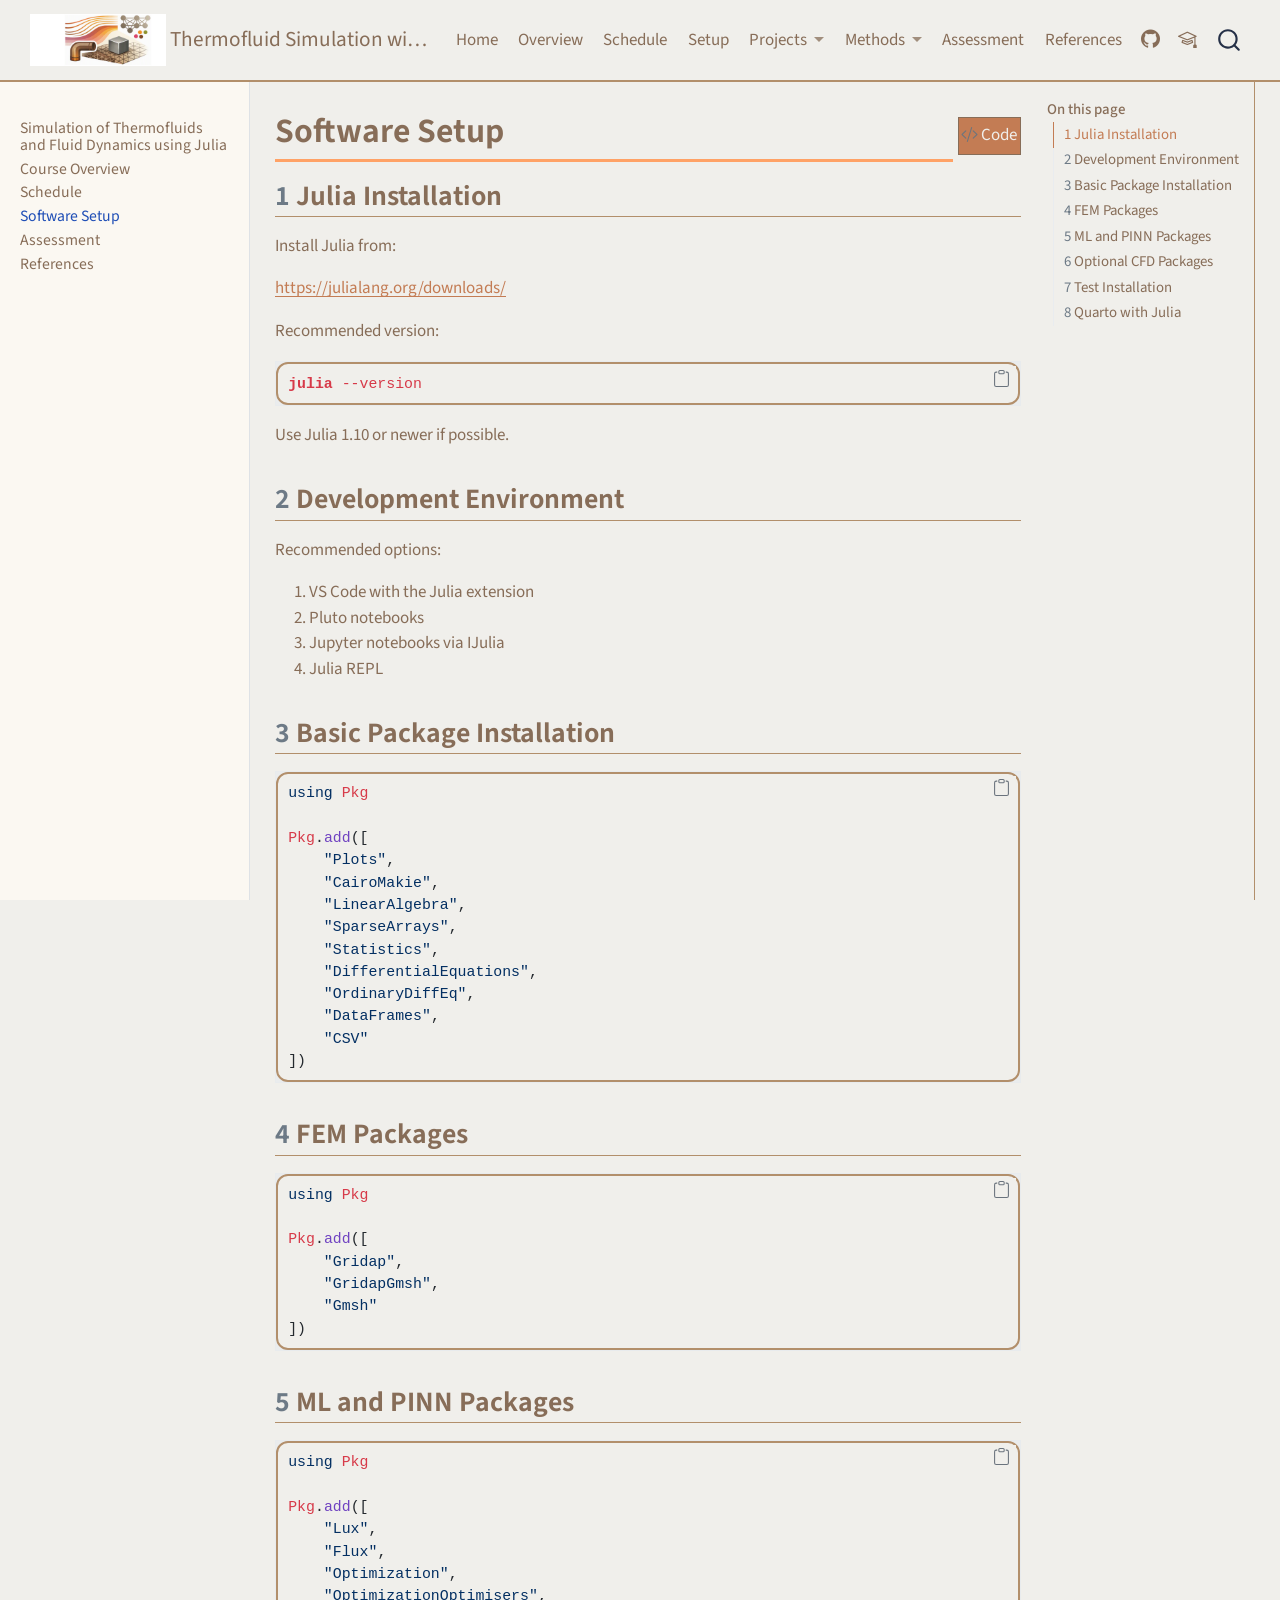
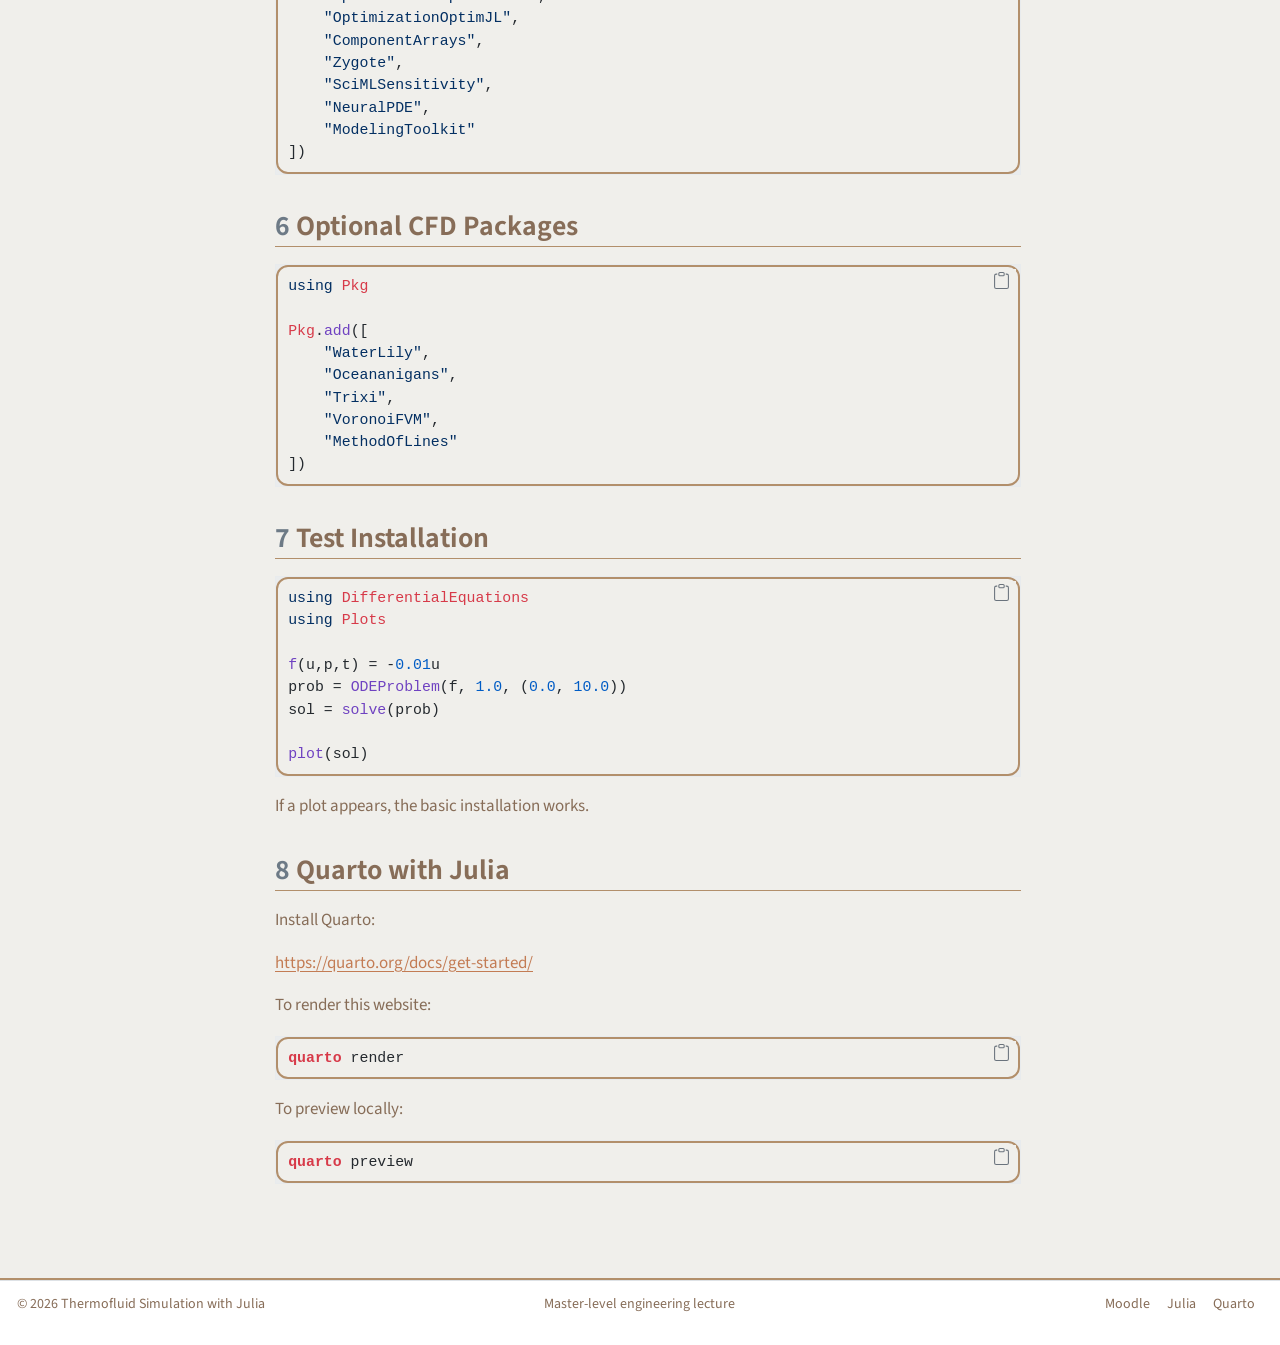
<file: setup.html>
<!DOCTYPE html>
<html xmlns="http://www.w3.org/1999/xhtml" lang="en" xml:lang="en"><head>

<meta charset="utf-8">
<meta name="generator" content="quarto-1.10.18">

<meta name="viewport" content="width=device-width, initial-scale=1.0, user-scalable=yes">


<title>Software Setup – Thermofluid Simulation with Julia</title>
<style>
/* Default styles provided by pandoc.
** See https://pandoc.org/MANUAL.html#variables-for-html for config info.
*/
span.smallcaps{font-variant: small-caps;}
div.columns{display: flex; gap: 1.5em;}
div.column{flex: auto;}
@media screen {
div.columns{gap: min(4vw, 1.5em);}
div.column{overflow-x: auto;}
}
div.hanging-indent{margin-left: 1.5em; text-indent: -1.5em;}
ul.task-list{list-style: none;}
ul.task-list li input[type="checkbox"] {
  width: 0.8em;
  margin: 0 0.8em 0.2em -1em; /* quarto-specific, see https://github.com/quarto-dev/quarto-cli/issues/4556 */ 
  vertical-align: middle;
}
/* CSS for syntax highlighting */
html { -webkit-text-size-adjust: 100%; }
pre > code.sourceCode { white-space: pre; position: relative; }
pre > code.sourceCode > span { display: inline-block; line-height: 1.25; }
pre > code.sourceCode > span:empty { height: 1.2em; }
.sourceCode { overflow: visible; }
code.sourceCode > span { color: inherit; text-decoration: inherit; }
div.sourceCode { margin: 1em 0; }
pre.sourceCode { margin: 0; }
@media screen {
div.sourceCode { overflow: auto; }
}
@media print {
pre > code.sourceCode { white-space: pre-wrap; }
pre > code.sourceCode > span { text-indent: -5em; padding-left: 5em; }
}
pre.numberSource code
  { counter-reset: source-line 0; }
pre.numberSource code > span
  { position: relative; left: -4em; counter-increment: source-line; }
pre.numberSource code > span > a:first-child::before
  { content: counter(source-line);
    position: relative; left: -1em; text-align: right; vertical-align: baseline;
    border: none; display: inline-block;
    -webkit-touch-callout: none; -webkit-user-select: none;
    -khtml-user-select: none; -moz-user-select: none;
    -ms-user-select: none; user-select: none;
    padding: 0 4px; width: 4em;
  }
pre.numberSource { margin-left: 3em;  padding-left: 4px; }
div.sourceCode
  {   }
@media screen {
pre > code.sourceCode > span > a:first-child::before { text-decoration: underline; }
}
</style>


<script src="site_libs/quarto-nav/quarto-nav.js"></script>
<script src="site_libs/clipboard/clipboard.min.js"></script>
<script src="site_libs/quarto-search/autocomplete.umd.js"></script>
<script src="site_libs/quarto-search/fuse.min.js"></script>
<script src="site_libs/quarto-search/quarto-search.js"></script>
<meta name="quarto:offset" content="./">
<link href="./assets/favicon.png" rel="icon" type="image/png">
<script src="site_libs/quarto-html/quarto.js" type="module"></script>
<script src="site_libs/quarto-html/tabsets/tabsets.js" type="module"></script>
<script src="site_libs/quarto-html/popper.min.js"></script>
<script src="site_libs/quarto-html/tippy.umd.min.js"></script>
<script src="site_libs/quarto-html/anchor.min.js"></script>
<link href="site_libs/quarto-html/tippy.css" rel="stylesheet">
<link href="site_libs/quarto-html/quarto-syntax-highlighting-bb62276ab45c84d9efd712f51ff97b5a.css" rel="stylesheet" id="quarto-text-highlighting-styles">
<script src="site_libs/bootstrap/bootstrap.min.js"></script>
<link href="site_libs/bootstrap/bootstrap-icons.css" rel="stylesheet">
<link href="site_libs/bootstrap/bootstrap-1e8badbd0cb5ac28dec3b9cb014a888b.min.css" rel="stylesheet" append-hash="true" id="quarto-bootstrap" data-mode="light">
<script id="quarto-search-options" type="application/json">{
  "location": "navbar",
  "copy-button": false,
  "collapse-after": 3,
  "panel-placement": "end",
  "type": "overlay",
  "limit": 50,
  "keyboard-shortcut": [
    "f",
    "/",
    "s"
  ],
  "show-item-context": false,
  "language": {
    "search-no-results-text": "No results",
    "search-matching-documents-text": "matching documents",
    "search-copy-link-title": "Copy link to search",
    "search-hide-matches-text": "Hide additional matches",
    "search-more-match-text": "more match in this document",
    "search-more-matches-text": "more matches in this document",
    "search-clear-button-title": "Clear",
    "search-text-placeholder": "",
    "search-detached-cancel-button-title": "Cancel",
    "search-submit-button-title": "Submit",
    "search-label": "Search"
  }
}</script>
<style>html{ scroll-behavior: smooth; }</style>


<link rel="stylesheet" href="styles.css">
</head>

<body class="nav-sidebar docked nav-fixed quarto-light">

<div id="quarto-search-results"></div>
  <header id="quarto-header" class="headroom fixed-top">
    <nav class="navbar navbar-expand-lg " data-bs-theme="dark">
      <div class="navbar-container container-fluid">
      <div class="navbar-brand-container mx-auto">
    <a href="./index.html" class="navbar-brand navbar-brand-logo">
    <img src="./assets/logo-3x1.png" alt="Thermofluid Simulation with Julia course logo" class="navbar-logo light-content">
    <img src="./assets/logo-3x1.png" alt="Thermofluid Simulation with Julia course logo" class="navbar-logo dark-content">
    </a>
    <a class="navbar-brand" href="./index.html">
    <span class="navbar-title">Thermofluid Simulation with Julia</span>
    </a>
  </div>
            <div id="quarto-search" class="" title="Search"></div>
          <button class="navbar-toggler" type="button" data-bs-toggle="collapse" data-bs-target="#navbarCollapse" aria-controls="navbarCollapse" role="menu" aria-expanded="false" aria-label="Toggle navigation" onclick="if (window.quartoToggleHeadroom) { window.quartoToggleHeadroom(); }">
  <span class="navbar-toggler-icon"></span>
</button>
          <div class="collapse navbar-collapse" id="navbarCollapse">
            <ul class="navbar-nav navbar-nav-scroll me-auto">
  <li class="nav-item">
    <a class="nav-link active" href="./index.html" aria-current="page"> 
<span class="menu-text">Home</span></a>
  </li>  
  <li class="nav-item">
    <a class="nav-link" href="./overview.html"> 
<span class="menu-text">Overview</span></a>
  </li>  
  <li class="nav-item">
    <a class="nav-link" href="./schedule.html"> 
<span class="menu-text">Schedule</span></a>
  </li>  
  <li class="nav-item">
    <a class="nav-link" href="./setup.html"> 
<span class="menu-text">Setup</span></a>
  </li>  
  <li class="nav-item dropdown ">
    <a class="nav-link dropdown-toggle" href="#" id="nav-menu-projects" role="link" data-bs-toggle="dropdown" aria-expanded="false">
 <span class="menu-text">Projects</span>
    </a>
    <ul class="dropdown-menu" aria-labelledby="nav-menu-projects">    
        <li>
    <a class="dropdown-item" href="./projects/project-1-steel-cube.html">
 <span class="dropdown-text">Project 1: Steel Cube Cooling</span></a>
  </li>  
        <li>
    <a class="dropdown-item" href="./projects/project-2-coffee.html">
 <span class="dropdown-text">Project 2: Coffee Cooling</span></a>
  </li>  
        <li>
    <a class="dropdown-item" href="./projects/project-3-l-pipe.html">
 <span class="dropdown-text">Project 3: L-Shaped Pipe</span></a>
  </li>  
    </ul>
  </li>
  <li class="nav-item dropdown ">
    <a class="nav-link dropdown-toggle" href="#" id="nav-menu-methods" role="link" data-bs-toggle="dropdown" aria-expanded="false">
 <span class="menu-text">Methods</span>
    </a>
    <ul class="dropdown-menu" aria-labelledby="nav-menu-methods">    
        <li>
    <a class="dropdown-item" href="./methods/finite-difference.html">
 <span class="dropdown-text">Finite Difference</span></a>
  </li>  
        <li>
    <a class="dropdown-item" href="./methods/finite-element.html">
 <span class="dropdown-text">Finite Element Method</span></a>
  </li>  
        <li>
    <a class="dropdown-item" href="./methods/cfd-libraries.html">
 <span class="dropdown-text">CFD Libraries in Julia</span></a>
  </li>  
        <li>
    <a class="dropdown-item" href="./methods/ml-pinns.html">
 <span class="dropdown-text">ML and PINNs</span></a>
  </li>  
        <li>
    <a class="dropdown-item" href="./methods/verification-validation.html">
 <span class="dropdown-text">Verification &amp; Validation</span></a>
  </li>  
    </ul>
  </li>
  <li class="nav-item">
    <a class="nav-link" href="./assessment.html"> 
<span class="menu-text">Assessment</span></a>
  </li>  
  <li class="nav-item">
    <a class="nav-link" href="./references.html"> 
<span class="menu-text">References</span></a>
  </li>  
</ul>
            <ul class="navbar-nav navbar-nav-scroll ms-auto">
  <li class="nav-item compact">
    <a class="nav-link" href="https://github.com/inys/thermofluids-julia-course"> <i class="bi bi-github" role="img" aria-label="GitHub repository">
</i> 
<span class="menu-text"></span></a>
  </li>  
  <li class="nav-item compact">
    <a class="nav-link" href="https://moodle.unileoben.ac.at/course/view.php?id=7923"> <i class="bi bi-mortarboard" role="img" aria-label="Moodle course">
</i> 
<span class="menu-text"></span></a>
  </li>  
</ul>
          </div> <!-- /navcollapse -->
            <div class="quarto-navbar-tools">
</div>
      </div> <!-- /container-fluid -->
    </nav>
  <nav class="quarto-secondary-nav">
    <div class="container-fluid d-flex">
      <button type="button" class="quarto-btn-toggle btn" data-bs-toggle="collapse" role="button" data-bs-target=".quarto-sidebar-collapse-item" aria-controls="quarto-sidebar" aria-expanded="false" aria-label="Toggle sidebar navigation" onclick="if (window.quartoToggleHeadroom) { window.quartoToggleHeadroom(); }">
        <i class="bi bi-layout-text-sidebar-reverse"></i>
      </button>
        <nav class="quarto-page-breadcrumbs" aria-label="breadcrumb"><ol class="breadcrumb"><li class="breadcrumb-item"><a href="./setup.html">Software Setup</a></li></ol></nav>
        <a class="flex-grow-1" role="navigation" data-bs-toggle="collapse" data-bs-target=".quarto-sidebar-collapse-item" aria-controls="quarto-sidebar" aria-expanded="false" aria-label="Toggle sidebar navigation" onclick="if (window.quartoToggleHeadroom) { window.quartoToggleHeadroom(); }">      
        </a>
    </div>
  </nav>
</header>
<!-- content -->
<div id="quarto-content" class="quarto-container page-columns page-rows-contents page-layout-article page-navbar">
<!-- sidebar -->
  <nav id="quarto-sidebar" class="sidebar collapse collapse-horizontal quarto-sidebar-collapse-item sidebar-navigation docked overflow-auto">
    <div class="sidebar-menu-container"> 
    <ul class="list-unstyled mt-1">
        <li class="sidebar-item">
  <div class="sidebar-item-container"> 
  <a href="./index.html" class="sidebar-item-text sidebar-link">
 <span class="menu-text">Simulation of Thermofluids and Fluid Dynamics using Julia</span></a>
  </div>
</li>
        <li class="sidebar-item">
  <div class="sidebar-item-container"> 
  <a href="./overview.html" class="sidebar-item-text sidebar-link">
 <span class="menu-text">Course Overview</span></a>
  </div>
</li>
        <li class="sidebar-item">
  <div class="sidebar-item-container"> 
  <a href="./schedule.html" class="sidebar-item-text sidebar-link">
 <span class="menu-text">Schedule</span></a>
  </div>
</li>
        <li class="sidebar-item">
  <div class="sidebar-item-container"> 
  <a href="./setup.html" class="sidebar-item-text sidebar-link active">
 <span class="menu-text">Software Setup</span></a>
  </div>
</li>
        <li class="sidebar-item">
  <div class="sidebar-item-container"> 
  <a href="./assessment.html" class="sidebar-item-text sidebar-link">
 <span class="menu-text">Assessment</span></a>
  </div>
</li>
        <li class="sidebar-item">
  <div class="sidebar-item-container"> 
  <a href="./references.html" class="sidebar-item-text sidebar-link">
 <span class="menu-text">References</span></a>
  </div>
</li>
    </ul>
    </div>
</nav>
<div id="quarto-sidebar-glass" class="quarto-sidebar-collapse-item" data-bs-toggle="collapse" data-bs-target=".quarto-sidebar-collapse-item"></div>
<!-- margin-sidebar -->
    <div id="quarto-margin-sidebar" class="sidebar margin-sidebar">
        <nav id="TOC" role="doc-toc" class="toc-active">
    <h2 id="toc-title">On this page</h2>
   
  <ul>
  <li><a href="#julia-installation" id="toc-julia-installation" class="nav-link active" data-scroll-target="#julia-installation"><span class="header-section-number">1</span> Julia Installation</a></li>
  <li><a href="#development-environment" id="toc-development-environment" class="nav-link" data-scroll-target="#development-environment"><span class="header-section-number">2</span> Development Environment</a></li>
  <li><a href="#basic-package-installation" id="toc-basic-package-installation" class="nav-link" data-scroll-target="#basic-package-installation"><span class="header-section-number">3</span> Basic Package Installation</a></li>
  <li><a href="#fem-packages" id="toc-fem-packages" class="nav-link" data-scroll-target="#fem-packages"><span class="header-section-number">4</span> FEM Packages</a></li>
  <li><a href="#ml-and-pinn-packages" id="toc-ml-and-pinn-packages" class="nav-link" data-scroll-target="#ml-and-pinn-packages"><span class="header-section-number">5</span> ML and PINN Packages</a></li>
  <li><a href="#optional-cfd-packages" id="toc-optional-cfd-packages" class="nav-link" data-scroll-target="#optional-cfd-packages"><span class="header-section-number">6</span> Optional CFD Packages</a></li>
  <li><a href="#test-installation" id="toc-test-installation" class="nav-link" data-scroll-target="#test-installation"><span class="header-section-number">7</span> Test Installation</a></li>
  <li><a href="#quarto-with-julia" id="toc-quarto-with-julia" class="nav-link" data-scroll-target="#quarto-with-julia"><span class="header-section-number">8</span> Quarto with Julia</a></li>
  </ul>
</nav>
    </div>
<!-- main -->
<main class="content" id="quarto-document-content">

<header id="title-block-header" class="quarto-title-block default">
<div class="quarto-title">
<div class="quarto-title-block"><div><h1 class="title">Software Setup</h1><button type="button" class="btn code-tools-button" id="quarto-code-tools-source"><i class="bi"></i> Code</button></div></div>
</div>



<div class="quarto-title-meta">

    
  
    
  </div>
  


</header>


<section id="julia-installation" class="level2" data-number="1">
<h2 data-number="1" class="anchored" data-anchor-id="julia-installation"><span class="header-section-number">1</span> Julia Installation</h2>
<p>Install Julia from:</p>
<p><a href="https://julialang.org/downloads/" class="uri">https://julialang.org/downloads/</a></p>
<p>Recommended version:</p>
<div class="code-copy-outer-scaffold"><div class="sourceCode" id="cb1"><pre class="sourceCode bash code-with-copy"><code class="sourceCode bash"><span id="cb1-1"><a href="#cb1-1" aria-hidden="true" tabindex="-1"></a><span class="ex">julia</span> <span class="at">--version</span></span></code></pre></div><button title="Copy to Clipboard" class="code-copy-button"><i class="bi"></i></button></div>
<p>Use Julia 1.10 or newer if possible.</p>
</section>
<section id="development-environment" class="level2" data-number="2">
<h2 data-number="2" class="anchored" data-anchor-id="development-environment"><span class="header-section-number">2</span> Development Environment</h2>
<p>Recommended options:</p>
<ol type="1">
<li>VS Code with the Julia extension</li>
<li>Pluto notebooks</li>
<li>Jupyter notebooks via IJulia</li>
<li>Julia REPL</li>
</ol>
</section>
<section id="basic-package-installation" class="level2" data-number="3">
<h2 data-number="3" class="anchored" data-anchor-id="basic-package-installation"><span class="header-section-number">3</span> Basic Package Installation</h2>
<div class="code-copy-outer-scaffold"><div class="sourceCode" id="cb2"><pre class="sourceCode julia code-with-copy"><code class="sourceCode julia"><span id="cb2-1"><a href="#cb2-1" aria-hidden="true" tabindex="-1"></a><span class="im">using</span> <span class="bu">Pkg</span></span>
<span id="cb2-2"><a href="#cb2-2" aria-hidden="true" tabindex="-1"></a></span>
<span id="cb2-3"><a href="#cb2-3" aria-hidden="true" tabindex="-1"></a><span class="bu">Pkg</span>.<span class="fu">add</span>([</span>
<span id="cb2-4"><a href="#cb2-4" aria-hidden="true" tabindex="-1"></a>    <span class="st">"Plots"</span>,</span>
<span id="cb2-5"><a href="#cb2-5" aria-hidden="true" tabindex="-1"></a>    <span class="st">"CairoMakie"</span>,</span>
<span id="cb2-6"><a href="#cb2-6" aria-hidden="true" tabindex="-1"></a>    <span class="st">"LinearAlgebra"</span>,</span>
<span id="cb2-7"><a href="#cb2-7" aria-hidden="true" tabindex="-1"></a>    <span class="st">"SparseArrays"</span>,</span>
<span id="cb2-8"><a href="#cb2-8" aria-hidden="true" tabindex="-1"></a>    <span class="st">"Statistics"</span>,</span>
<span id="cb2-9"><a href="#cb2-9" aria-hidden="true" tabindex="-1"></a>    <span class="st">"DifferentialEquations"</span>,</span>
<span id="cb2-10"><a href="#cb2-10" aria-hidden="true" tabindex="-1"></a>    <span class="st">"OrdinaryDiffEq"</span>,</span>
<span id="cb2-11"><a href="#cb2-11" aria-hidden="true" tabindex="-1"></a>    <span class="st">"DataFrames"</span>,</span>
<span id="cb2-12"><a href="#cb2-12" aria-hidden="true" tabindex="-1"></a>    <span class="st">"CSV"</span></span>
<span id="cb2-13"><a href="#cb2-13" aria-hidden="true" tabindex="-1"></a>])</span></code></pre></div><button title="Copy to Clipboard" class="code-copy-button"><i class="bi"></i></button></div>
</section>
<section id="fem-packages" class="level2" data-number="4">
<h2 data-number="4" class="anchored" data-anchor-id="fem-packages"><span class="header-section-number">4</span> FEM Packages</h2>
<div class="code-copy-outer-scaffold"><div class="sourceCode" id="cb3"><pre class="sourceCode julia code-with-copy"><code class="sourceCode julia"><span id="cb3-1"><a href="#cb3-1" aria-hidden="true" tabindex="-1"></a><span class="im">using</span> <span class="bu">Pkg</span></span>
<span id="cb3-2"><a href="#cb3-2" aria-hidden="true" tabindex="-1"></a></span>
<span id="cb3-3"><a href="#cb3-3" aria-hidden="true" tabindex="-1"></a><span class="bu">Pkg</span>.<span class="fu">add</span>([</span>
<span id="cb3-4"><a href="#cb3-4" aria-hidden="true" tabindex="-1"></a>    <span class="st">"Gridap"</span>,</span>
<span id="cb3-5"><a href="#cb3-5" aria-hidden="true" tabindex="-1"></a>    <span class="st">"GridapGmsh"</span>,</span>
<span id="cb3-6"><a href="#cb3-6" aria-hidden="true" tabindex="-1"></a>    <span class="st">"Gmsh"</span></span>
<span id="cb3-7"><a href="#cb3-7" aria-hidden="true" tabindex="-1"></a>])</span></code></pre></div><button title="Copy to Clipboard" class="code-copy-button"><i class="bi"></i></button></div>
</section>
<section id="ml-and-pinn-packages" class="level2" data-number="5">
<h2 data-number="5" class="anchored" data-anchor-id="ml-and-pinn-packages"><span class="header-section-number">5</span> ML and PINN Packages</h2>
<div class="code-copy-outer-scaffold"><div class="sourceCode" id="cb4"><pre class="sourceCode julia code-with-copy"><code class="sourceCode julia"><span id="cb4-1"><a href="#cb4-1" aria-hidden="true" tabindex="-1"></a><span class="im">using</span> <span class="bu">Pkg</span></span>
<span id="cb4-2"><a href="#cb4-2" aria-hidden="true" tabindex="-1"></a></span>
<span id="cb4-3"><a href="#cb4-3" aria-hidden="true" tabindex="-1"></a><span class="bu">Pkg</span>.<span class="fu">add</span>([</span>
<span id="cb4-4"><a href="#cb4-4" aria-hidden="true" tabindex="-1"></a>    <span class="st">"Lux"</span>,</span>
<span id="cb4-5"><a href="#cb4-5" aria-hidden="true" tabindex="-1"></a>    <span class="st">"Flux"</span>,</span>
<span id="cb4-6"><a href="#cb4-6" aria-hidden="true" tabindex="-1"></a>    <span class="st">"Optimization"</span>,</span>
<span id="cb4-7"><a href="#cb4-7" aria-hidden="true" tabindex="-1"></a>    <span class="st">"OptimizationOptimisers"</span>,</span>
<span id="cb4-8"><a href="#cb4-8" aria-hidden="true" tabindex="-1"></a>    <span class="st">"OptimizationOptimJL"</span>,</span>
<span id="cb4-9"><a href="#cb4-9" aria-hidden="true" tabindex="-1"></a>    <span class="st">"ComponentArrays"</span>,</span>
<span id="cb4-10"><a href="#cb4-10" aria-hidden="true" tabindex="-1"></a>    <span class="st">"Zygote"</span>,</span>
<span id="cb4-11"><a href="#cb4-11" aria-hidden="true" tabindex="-1"></a>    <span class="st">"SciMLSensitivity"</span>,</span>
<span id="cb4-12"><a href="#cb4-12" aria-hidden="true" tabindex="-1"></a>    <span class="st">"NeuralPDE"</span>,</span>
<span id="cb4-13"><a href="#cb4-13" aria-hidden="true" tabindex="-1"></a>    <span class="st">"ModelingToolkit"</span></span>
<span id="cb4-14"><a href="#cb4-14" aria-hidden="true" tabindex="-1"></a>])</span></code></pre></div><button title="Copy to Clipboard" class="code-copy-button"><i class="bi"></i></button></div>
</section>
<section id="optional-cfd-packages" class="level2" data-number="6">
<h2 data-number="6" class="anchored" data-anchor-id="optional-cfd-packages"><span class="header-section-number">6</span> Optional CFD Packages</h2>
<div class="code-copy-outer-scaffold"><div class="sourceCode" id="cb5"><pre class="sourceCode julia code-with-copy"><code class="sourceCode julia"><span id="cb5-1"><a href="#cb5-1" aria-hidden="true" tabindex="-1"></a><span class="im">using</span> <span class="bu">Pkg</span></span>
<span id="cb5-2"><a href="#cb5-2" aria-hidden="true" tabindex="-1"></a></span>
<span id="cb5-3"><a href="#cb5-3" aria-hidden="true" tabindex="-1"></a><span class="bu">Pkg</span>.<span class="fu">add</span>([</span>
<span id="cb5-4"><a href="#cb5-4" aria-hidden="true" tabindex="-1"></a>    <span class="st">"WaterLily"</span>,</span>
<span id="cb5-5"><a href="#cb5-5" aria-hidden="true" tabindex="-1"></a>    <span class="st">"Oceananigans"</span>,</span>
<span id="cb5-6"><a href="#cb5-6" aria-hidden="true" tabindex="-1"></a>    <span class="st">"Trixi"</span>,</span>
<span id="cb5-7"><a href="#cb5-7" aria-hidden="true" tabindex="-1"></a>    <span class="st">"VoronoiFVM"</span>,</span>
<span id="cb5-8"><a href="#cb5-8" aria-hidden="true" tabindex="-1"></a>    <span class="st">"MethodOfLines"</span></span>
<span id="cb5-9"><a href="#cb5-9" aria-hidden="true" tabindex="-1"></a>])</span></code></pre></div><button title="Copy to Clipboard" class="code-copy-button"><i class="bi"></i></button></div>
</section>
<section id="test-installation" class="level2" data-number="7">
<h2 data-number="7" class="anchored" data-anchor-id="test-installation"><span class="header-section-number">7</span> Test Installation</h2>
<div class="code-copy-outer-scaffold"><div class="sourceCode" id="cb6"><pre class="sourceCode julia code-with-copy"><code class="sourceCode julia"><span id="cb6-1"><a href="#cb6-1" aria-hidden="true" tabindex="-1"></a><span class="im">using</span> <span class="bu">DifferentialEquations</span></span>
<span id="cb6-2"><a href="#cb6-2" aria-hidden="true" tabindex="-1"></a><span class="im">using</span> <span class="bu">Plots</span></span>
<span id="cb6-3"><a href="#cb6-3" aria-hidden="true" tabindex="-1"></a></span>
<span id="cb6-4"><a href="#cb6-4" aria-hidden="true" tabindex="-1"></a><span class="fu">f</span>(u,p,t) <span class="op">=</span> <span class="op">-</span><span class="fl">0.01</span>u</span>
<span id="cb6-5"><a href="#cb6-5" aria-hidden="true" tabindex="-1"></a>prob <span class="op">=</span> <span class="fu">ODEProblem</span>(f, <span class="fl">1.0</span>, (<span class="fl">0.0</span>, <span class="fl">10.0</span>))</span>
<span id="cb6-6"><a href="#cb6-6" aria-hidden="true" tabindex="-1"></a>sol <span class="op">=</span> <span class="fu">solve</span>(prob)</span>
<span id="cb6-7"><a href="#cb6-7" aria-hidden="true" tabindex="-1"></a></span>
<span id="cb6-8"><a href="#cb6-8" aria-hidden="true" tabindex="-1"></a><span class="fu">plot</span>(sol)</span></code></pre></div><button title="Copy to Clipboard" class="code-copy-button"><i class="bi"></i></button></div>
<p>If a plot appears, the basic installation works.</p>
</section>
<section id="quarto-with-julia" class="level2" data-number="8">
<h2 data-number="8" class="anchored" data-anchor-id="quarto-with-julia"><span class="header-section-number">8</span> Quarto with Julia</h2>
<p>Install Quarto:</p>
<p><a href="https://quarto.org/docs/get-started/" class="uri">https://quarto.org/docs/get-started/</a></p>
<p>To render this website:</p>
<div class="code-copy-outer-scaffold"><div class="sourceCode" id="cb7"><pre class="sourceCode bash code-with-copy"><code class="sourceCode bash"><span id="cb7-1"><a href="#cb7-1" aria-hidden="true" tabindex="-1"></a><span class="ex">quarto</span> render</span></code></pre></div><button title="Copy to Clipboard" class="code-copy-button"><i class="bi"></i></button></div>
<p>To preview locally:</p>
<div class="code-copy-outer-scaffold"><div class="sourceCode" id="cb8"><pre class="sourceCode bash code-with-copy"><code class="sourceCode bash"><span id="cb8-1"><a href="#cb8-1" aria-hidden="true" tabindex="-1"></a><span class="ex">quarto</span> preview</span></code></pre></div><button title="Copy to Clipboard" class="code-copy-button"><i class="bi"></i></button></div>


<!-- -->

</section>

</main> <!-- /main -->
<script id="quarto-html-after-body" type="application/javascript">
  window.document.addEventListener("DOMContentLoaded", function (event) {
    const icon = "";
    const anchorJS = new window.AnchorJS();
    anchorJS.options = {
      placement: 'right',
      icon: icon
    };
    anchorJS.add('.anchored');
    const isCodeAnnotation = (el) => {
      for (const clz of el.classList) {
        if (clz.startsWith('code-annotation-')) {                     
          return true;
        }
      }
      return false;
    }
    const onCopySuccess = function(e) {
      // button target
      const button = e.trigger;
      // don't keep focus
      button.blur();
      // flash "checked"
      button.classList.add('code-copy-button-checked');
      var currentTitle = button.getAttribute("title");
      button.setAttribute("title", "Copied!");
      let tooltip;
      if (window.bootstrap) {
        button.setAttribute("data-bs-toggle", "tooltip");
        button.setAttribute("data-bs-placement", "left");
        button.setAttribute("data-bs-title", "Copied!");
        tooltip = new bootstrap.Tooltip(button, 
          { trigger: "manual", 
            customClass: "code-copy-button-tooltip",
            offset: [0, -8]});
        tooltip.show();    
      }
      setTimeout(function() {
        if (tooltip) {
          tooltip.hide();
          button.removeAttribute("data-bs-title");
          button.removeAttribute("data-bs-toggle");
          button.removeAttribute("data-bs-placement");
        }
        button.setAttribute("title", currentTitle);
        button.classList.remove('code-copy-button-checked');
      }, 1000);
      // clear code selection
      e.clearSelection();
    }
    const getTextToCopy = function(trigger) {
      const outerScaffold = trigger.parentElement.cloneNode(true);
      const codeEl = outerScaffold.querySelector('code');
      for (const childEl of codeEl.children) {
        if (isCodeAnnotation(childEl)) {
          childEl.remove();
        }
      }
      return codeEl.innerText;
    }
    const clipboard = new window.ClipboardJS('.code-copy-button:not([data-in-quarto-modal])', {
      text: getTextToCopy
    });
    clipboard.on('success', onCopySuccess);
    if (window.document.getElementById('quarto-embedded-source-code-modal')) {
      const clipboardModal = new window.ClipboardJS('.code-copy-button[data-in-quarto-modal]', {
        text: getTextToCopy,
        container: window.document.getElementById('quarto-embedded-source-code-modal')
      });
      clipboardModal.on('success', onCopySuccess);
    }
    const viewSource = window.document.getElementById('quarto-view-source') ||
                       window.document.getElementById('quarto-code-tools-source');
    if (viewSource) {
      const sourceUrl = viewSource.getAttribute("data-quarto-source-url");
      viewSource.addEventListener("click", function(e) {
        if (sourceUrl) {
          // rstudio viewer pane
          if (/\bcapabilities=\b/.test(window.location)) {
            window.open(sourceUrl);
          } else {
            window.location.href = sourceUrl;
          }
        } else {
          const modal = new bootstrap.Modal(document.getElementById('quarto-embedded-source-code-modal'));
          modal.show();
        }
        return false;
      });
    }
    function toggleCodeHandler(show) {
      return function(e) {
        const cellDetails = window.document.querySelectorAll(".cell details.code-fold");
        for (let i=0; i<cellDetails.length; i++) {
          const details = cellDetails[i];
          if (show) {
            details.open = true;
          } else {
            details.removeAttribute("open");
          }
        }
        const cellCodeDivs = window.document.querySelectorAll(".cell div.sourceCode.cell-code");
        const fromCls = show ? "hidden" : "unhidden";
        const toCls = show ? "unhidden" : "hidden";
        for (let i=0; i<cellCodeDivs.length; i++) {
          const codeDiv = cellCodeDivs[i];
          if (codeDiv.classList.contains(fromCls)) {
            codeDiv.classList.remove(fromCls);
            codeDiv.classList.add(toCls);
          } 
        }
        return false;
      }
    }
    const hideAllCode = window.document.getElementById("quarto-hide-all-code");
    if (hideAllCode) {
      hideAllCode.addEventListener("click", toggleCodeHandler(false));
    }
    const showAllCode = window.document.getElementById("quarto-show-all-code");
    if (showAllCode) {
      showAllCode.addEventListener("click", toggleCodeHandler(true));
    }
      var localhostRegex = new RegExp(/^(?:http|https):\/\/localhost\:?[0-9]*\//);
      var mailtoRegex = new RegExp(/^mailto:/);
        var filterRegex = new RegExp("https:\/\/inys\.github\.io\/thermofluids-julia-course\/");
      var isInternal = (href) => {
          return filterRegex.test(href) || localhostRegex.test(href) || mailtoRegex.test(href);
      }
      // Inspect non-navigation links and adorn them if external
     var links = window.document.querySelectorAll('a[href]:not(.nav-link):not(.navbar-brand):not(.toc-action):not(.sidebar-link):not(.sidebar-item-toggle):not(.pagination-link):not(.no-external):not([aria-hidden]):not(.dropdown-item):not(.quarto-navigation-tool):not(.about-link)');
      for (var i=0; i<links.length; i++) {
        const link = links[i];
        if (!isInternal(link.href)) {
          // undo the damage that might have been done by quarto-nav.js in the case of
          // links that we want to consider external
          if (link.dataset.originalHref !== undefined) {
            link.href = link.dataset.originalHref;
          }
            // target, if specified
            link.setAttribute("target", "_blank");
            if (link.getAttribute("rel") === null) {
              link.setAttribute("rel", "noopener");
            }
        }
      }
    function tippyHover(el, contentFn, onTriggerFn, onUntriggerFn) {
      const config = {
        allowHTML: true,
        maxWidth: 500,
        delay: 100,
        arrow: false,
        appendTo: function(el) {
            return el.parentElement;
        },
        interactive: true,
        interactiveBorder: 10,
        theme: 'quarto',
        placement: 'bottom-start',
      };
      if (contentFn) {
        config.content = contentFn;
      }
      if (onTriggerFn) {
        config.onTrigger = onTriggerFn;
      }
      if (onUntriggerFn) {
        config.onUntrigger = onUntriggerFn;
      }
      window.tippy(el, config); 
    }
    const noterefs = window.document.querySelectorAll('a[role="doc-noteref"]');
    for (var i=0; i<noterefs.length; i++) {
      const ref = noterefs[i];
      tippyHover(ref, function() {
        // use id or data attribute instead here
        let href = ref.getAttribute('data-footnote-href') || ref.getAttribute('href');
        try { href = new URL(href).hash; } catch {}
        const id = href.replace(/^#\/?/, "");
        const note = window.document.getElementById(id);
        if (note) {
          return note.innerHTML;
        } else {
          return "";
        }
      });
    }
    const xrefs = window.document.querySelectorAll('a.quarto-xref');
    const processXRef = (id, note) => {
      // Strip column container classes
      const stripColumnClz = (el) => {
        el.classList.remove("page-full", "page-columns");
        if (el.children) {
          for (const child of el.children) {
            stripColumnClz(child);
          }
        }
      }
      stripColumnClz(note)
      if (id === null || id.startsWith('sec-')) {
        // Special case sections, only their first couple elements
        const container = document.createElement("div");
        if (note.children && note.children.length > 2) {
          container.appendChild(note.children[0].cloneNode(true));
          for (let i = 1; i < note.children.length; i++) {
            const child = note.children[i];
            if (child.tagName === "P" && child.innerText === "") {
              continue;
            } else {
              container.appendChild(child.cloneNode(true));
              break;
            }
          }
          if (window.Quarto?.typesetMath) {
            window.Quarto.typesetMath(container);
          }
          return container.innerHTML
        } else {
          if (window.Quarto?.typesetMath) {
            window.Quarto.typesetMath(note);
          }
          return note.innerHTML;
        }
      } else {
        // Remove any anchor links if they are present
        const anchorLink = note.querySelector('a.anchorjs-link');
        if (anchorLink) {
          anchorLink.remove();
        }
        if (window.Quarto?.typesetMath) {
          window.Quarto.typesetMath(note);
        }
        if (note.classList.contains("callout")) {
          return note.outerHTML;
        } else {
          return note.innerHTML;
        }
      }
    }
    for (var i=0; i<xrefs.length; i++) {
      const xref = xrefs[i];
      tippyHover(xref, undefined, function(instance) {
        instance.disable();
        let url = xref.getAttribute('href');
        let hash = undefined; 
        if (url.startsWith('#')) {
          hash = url;
        } else {
          try { hash = new URL(url).hash; } catch {}
        }
        if (hash) {
          const id = hash.replace(/^#\/?/, "");
          const note = window.document.getElementById(id);
          if (note !== null) {
            try {
              const html = processXRef(id, note.cloneNode(true));
              instance.setContent(html);
            } finally {
              instance.enable();
              instance.show();
            }
          } else {
            // See if we can fetch this
            fetch(url.split('#')[0])
            .then(res => res.text())
            .then(html => {
              const parser = new DOMParser();
              const htmlDoc = parser.parseFromString(html, "text/html");
              const note = htmlDoc.getElementById(id);
              if (note !== null) {
                const html = processXRef(id, note);
                instance.setContent(html);
              } 
            }).finally(() => {
              instance.enable();
              instance.show();
            });
          }
        } else {
          // See if we can fetch a full url (with no hash to target)
          // This is a special case and we should probably do some content thinning / targeting
          fetch(url)
          .then(res => res.text())
          .then(html => {
            const parser = new DOMParser();
            const htmlDoc = parser.parseFromString(html, "text/html");
            const note = htmlDoc.querySelector('main.content');
            if (note !== null) {
              // This should only happen for chapter cross references
              // (since there is no id in the URL)
              // remove the first header
              if (note.children.length > 0 && note.children[0].tagName === "HEADER") {
                note.children[0].remove();
              }
              const html = processXRef(null, note);
              instance.setContent(html);
            } 
          }).finally(() => {
            instance.enable();
            instance.show();
          });
        }
      }, function(instance) {
      });
    }
        let selectedAnnoteEl;
        const selectorForAnnotation = ( cell, annotation) => {
          let cellAttr = 'data-code-cell="' + cell + '"';
          let lineAttr = 'data-code-annotation="' +  annotation + '"';
          const selector = 'span[' + cellAttr + '][' + lineAttr + ']';
          return selector;
        }
        const selectCodeLines = (annoteEl) => {
          const doc = window.document;
          const targetCell = annoteEl.getAttribute("data-target-cell");
          const targetAnnotation = annoteEl.getAttribute("data-target-annotation");
          const annoteSpan = window.document.querySelector(selectorForAnnotation(targetCell, targetAnnotation));
          const lines = annoteSpan.getAttribute("data-code-lines").split(",");
          const lineIds = lines.map((line) => {
            return targetCell + "-" + line;
          })
          let top = null;
          let height = null;
          let parent = null;
          if (lineIds.length > 0) {
              //compute the position of the single el (top and bottom and make a div)
              const el = window.document.getElementById(lineIds[0]);
              top = el.offsetTop;
              height = el.offsetHeight;
              parent = el.parentElement.parentElement;
            if (lineIds.length > 1) {
              const lastEl = window.document.getElementById(lineIds[lineIds.length - 1]);
              const bottom = lastEl.offsetTop + lastEl.offsetHeight;
              height = bottom - top;
            }
            if (top !== null && height !== null && parent !== null) {
              // cook up a div (if necessary) and position it 
              let div = window.document.getElementById("code-annotation-line-highlight");
              if (div === null) {
                div = window.document.createElement("div");
                div.setAttribute("id", "code-annotation-line-highlight");
                div.style.position = 'absolute';
                parent.appendChild(div);
              }
              div.style.top = top - 2 + "px";
              div.style.height = height + 4 + "px";
              div.style.left = 0;
              let gutterDiv = window.document.getElementById("code-annotation-line-highlight-gutter");
              if (gutterDiv === null) {
                gutterDiv = window.document.createElement("div");
                gutterDiv.setAttribute("id", "code-annotation-line-highlight-gutter");
                gutterDiv.style.position = 'absolute';
                const codeCell = window.document.getElementById(targetCell);
                const gutter = codeCell.querySelector('.code-annotation-gutter');
                gutter.appendChild(gutterDiv);
              }
              gutterDiv.style.top = top - 2 + "px";
              gutterDiv.style.height = height + 4 + "px";
            }
            selectedAnnoteEl = annoteEl;
          }
        };
        const unselectCodeLines = () => {
          const elementsIds = ["code-annotation-line-highlight", "code-annotation-line-highlight-gutter"];
          elementsIds.forEach((elId) => {
            const div = window.document.getElementById(elId);
            if (div) {
              div.remove();
            }
          });
          selectedAnnoteEl = undefined;
        };
          // Handle positioning of the toggle
      window.addEventListener(
        "resize",
        throttle(() => {
          elRect = undefined;
          if (selectedAnnoteEl) {
            selectCodeLines(selectedAnnoteEl);
          }
        }, 10)
      );
      function throttle(fn, ms) {
      let throttle = false;
      let timer;
        return (...args) => {
          if(!throttle) { // first call gets through
              fn.apply(this, args);
              throttle = true;
          } else { // all the others get throttled
              if(timer) clearTimeout(timer); // cancel #2
              timer = setTimeout(() => {
                fn.apply(this, args);
                timer = throttle = false;
              }, ms);
          }
        };
      }
        // Attach click handler to the DT
        const annoteDls = window.document.querySelectorAll('dt[data-target-cell]');
        for (const annoteDlNode of annoteDls) {
          annoteDlNode.addEventListener('click', (event) => {
            const clickedEl = event.target;
            if (clickedEl !== selectedAnnoteEl) {
              unselectCodeLines();
              const activeEl = window.document.querySelector('dt[data-target-cell].code-annotation-active');
              if (activeEl) {
                activeEl.classList.remove('code-annotation-active');
              }
              selectCodeLines(clickedEl);
              clickedEl.classList.add('code-annotation-active');
            } else {
              // Unselect the line
              unselectCodeLines();
              clickedEl.classList.remove('code-annotation-active');
            }
          });
        }
    const findCites = (el) => {
      const parentEl = el.parentElement;
      if (parentEl) {
        const cites = parentEl.dataset.cites;
        if (cites) {
          return {
            el,
            cites: cites.split(' ')
          };
        } else {
          return findCites(el.parentElement)
        }
      } else {
        return undefined;
      }
    };
    var bibliorefs = window.document.querySelectorAll('a[role="doc-biblioref"]');
    for (var i=0; i<bibliorefs.length; i++) {
      const ref = bibliorefs[i];
      const citeInfo = findCites(ref);
      if (citeInfo) {
        tippyHover(citeInfo.el, function() {
          var popup = window.document.createElement('div');
          citeInfo.cites.forEach(function(cite) {
            var citeDiv = window.document.createElement('div');
            citeDiv.classList.add('hanging-indent');
            citeDiv.classList.add('csl-entry');
            var biblioDiv = window.document.getElementById('ref-' + cite);
            if (biblioDiv) {
              citeDiv.innerHTML = biblioDiv.innerHTML;
            }
            popup.appendChild(citeDiv);
          });
          return popup.innerHTML;
        });
      }
    }
  });
  </script><div class="modal fade" id="quarto-embedded-source-code-modal" tabindex="-1" aria-labelledby="quarto-embedded-source-code-modal-label" aria-hidden="true"><div class="modal-dialog modal-dialog-scrollable"><div class="modal-content"><div class="modal-header"><h5 class="modal-title" id="quarto-embedded-source-code-modal-label">Source Code</h5><button class="btn-close" data-bs-dismiss="modal"></button></div><div class="modal-body"><div class="">
<div class="code-copy-outer-scaffold"><div class="sourceCode" id="cb9" data-shortcodes="false"><pre class="sourceCode markdown code-with-copy"><code class="sourceCode markdown"><span id="cb9-1"><a href="#cb9-1" aria-hidden="true" tabindex="-1"></a><span class="co">---</span></span>
<span id="cb9-2"><a href="#cb9-2" aria-hidden="true" tabindex="-1"></a><span class="an">title:</span><span class="co"> "Software Setup"</span></span>
<span id="cb9-3"><a href="#cb9-3" aria-hidden="true" tabindex="-1"></a><span class="co">---</span></span>
<span id="cb9-4"><a href="#cb9-4" aria-hidden="true" tabindex="-1"></a></span>
<span id="cb9-5"><a href="#cb9-5" aria-hidden="true" tabindex="-1"></a><span class="fu">## Julia Installation</span></span>
<span id="cb9-6"><a href="#cb9-6" aria-hidden="true" tabindex="-1"></a></span>
<span id="cb9-7"><a href="#cb9-7" aria-hidden="true" tabindex="-1"></a>Install Julia from:</span>
<span id="cb9-8"><a href="#cb9-8" aria-hidden="true" tabindex="-1"></a></span>
<span id="cb9-9"><a href="#cb9-9" aria-hidden="true" tabindex="-1"></a><span class="ot">&lt;https://julialang.org/downloads/&gt;</span></span>
<span id="cb9-10"><a href="#cb9-10" aria-hidden="true" tabindex="-1"></a></span>
<span id="cb9-11"><a href="#cb9-11" aria-hidden="true" tabindex="-1"></a>Recommended version:</span>
<span id="cb9-12"><a href="#cb9-12" aria-hidden="true" tabindex="-1"></a></span>
<span id="cb9-13"><a href="#cb9-13" aria-hidden="true" tabindex="-1"></a><span class="in">```bash</span></span>
<span id="cb9-14"><a href="#cb9-14" aria-hidden="true" tabindex="-1"></a><span class="ex">julia</span> <span class="at">--version</span></span>
<span id="cb9-15"><a href="#cb9-15" aria-hidden="true" tabindex="-1"></a><span class="in">```</span></span>
<span id="cb9-16"><a href="#cb9-16" aria-hidden="true" tabindex="-1"></a></span>
<span id="cb9-17"><a href="#cb9-17" aria-hidden="true" tabindex="-1"></a>Use Julia 1.10 or newer if possible.</span>
<span id="cb9-18"><a href="#cb9-18" aria-hidden="true" tabindex="-1"></a></span>
<span id="cb9-19"><a href="#cb9-19" aria-hidden="true" tabindex="-1"></a><span class="fu">## Development Environment</span></span>
<span id="cb9-20"><a href="#cb9-20" aria-hidden="true" tabindex="-1"></a></span>
<span id="cb9-21"><a href="#cb9-21" aria-hidden="true" tabindex="-1"></a>Recommended options:</span>
<span id="cb9-22"><a href="#cb9-22" aria-hidden="true" tabindex="-1"></a></span>
<span id="cb9-23"><a href="#cb9-23" aria-hidden="true" tabindex="-1"></a><span class="ss">1. </span>VS Code with the Julia extension</span>
<span id="cb9-24"><a href="#cb9-24" aria-hidden="true" tabindex="-1"></a><span class="ss">2. </span>Pluto notebooks</span>
<span id="cb9-25"><a href="#cb9-25" aria-hidden="true" tabindex="-1"></a><span class="ss">3. </span>Jupyter notebooks via IJulia</span>
<span id="cb9-26"><a href="#cb9-26" aria-hidden="true" tabindex="-1"></a><span class="ss">4. </span>Julia REPL</span>
<span id="cb9-27"><a href="#cb9-27" aria-hidden="true" tabindex="-1"></a></span>
<span id="cb9-28"><a href="#cb9-28" aria-hidden="true" tabindex="-1"></a><span class="fu">## Basic Package Installation</span></span>
<span id="cb9-29"><a href="#cb9-29" aria-hidden="true" tabindex="-1"></a></span>
<span id="cb9-30"><a href="#cb9-30" aria-hidden="true" tabindex="-1"></a><span class="in">```julia</span></span>
<span id="cb9-31"><a href="#cb9-31" aria-hidden="true" tabindex="-1"></a><span class="im">using</span> <span class="bu">Pkg</span></span>
<span id="cb9-32"><a href="#cb9-32" aria-hidden="true" tabindex="-1"></a></span>
<span id="cb9-33"><a href="#cb9-33" aria-hidden="true" tabindex="-1"></a><span class="bu">Pkg</span>.<span class="fu">add</span>([</span>
<span id="cb9-34"><a href="#cb9-34" aria-hidden="true" tabindex="-1"></a>    <span class="st">"Plots"</span>,</span>
<span id="cb9-35"><a href="#cb9-35" aria-hidden="true" tabindex="-1"></a>    <span class="st">"CairoMakie"</span>,</span>
<span id="cb9-36"><a href="#cb9-36" aria-hidden="true" tabindex="-1"></a>    <span class="st">"LinearAlgebra"</span>,</span>
<span id="cb9-37"><a href="#cb9-37" aria-hidden="true" tabindex="-1"></a>    <span class="st">"SparseArrays"</span>,</span>
<span id="cb9-38"><a href="#cb9-38" aria-hidden="true" tabindex="-1"></a>    <span class="st">"Statistics"</span>,</span>
<span id="cb9-39"><a href="#cb9-39" aria-hidden="true" tabindex="-1"></a>    <span class="st">"DifferentialEquations"</span>,</span>
<span id="cb9-40"><a href="#cb9-40" aria-hidden="true" tabindex="-1"></a>    <span class="st">"OrdinaryDiffEq"</span>,</span>
<span id="cb9-41"><a href="#cb9-41" aria-hidden="true" tabindex="-1"></a>    <span class="st">"DataFrames"</span>,</span>
<span id="cb9-42"><a href="#cb9-42" aria-hidden="true" tabindex="-1"></a>    <span class="st">"CSV"</span></span>
<span id="cb9-43"><a href="#cb9-43" aria-hidden="true" tabindex="-1"></a>])</span>
<span id="cb9-44"><a href="#cb9-44" aria-hidden="true" tabindex="-1"></a><span class="in">```</span></span>
<span id="cb9-45"><a href="#cb9-45" aria-hidden="true" tabindex="-1"></a></span>
<span id="cb9-46"><a href="#cb9-46" aria-hidden="true" tabindex="-1"></a><span class="fu">## FEM Packages</span></span>
<span id="cb9-47"><a href="#cb9-47" aria-hidden="true" tabindex="-1"></a></span>
<span id="cb9-48"><a href="#cb9-48" aria-hidden="true" tabindex="-1"></a><span class="in">```julia</span></span>
<span id="cb9-49"><a href="#cb9-49" aria-hidden="true" tabindex="-1"></a><span class="im">using</span> <span class="bu">Pkg</span></span>
<span id="cb9-50"><a href="#cb9-50" aria-hidden="true" tabindex="-1"></a></span>
<span id="cb9-51"><a href="#cb9-51" aria-hidden="true" tabindex="-1"></a><span class="bu">Pkg</span>.<span class="fu">add</span>([</span>
<span id="cb9-52"><a href="#cb9-52" aria-hidden="true" tabindex="-1"></a>    <span class="st">"Gridap"</span>,</span>
<span id="cb9-53"><a href="#cb9-53" aria-hidden="true" tabindex="-1"></a>    <span class="st">"GridapGmsh"</span>,</span>
<span id="cb9-54"><a href="#cb9-54" aria-hidden="true" tabindex="-1"></a>    <span class="st">"Gmsh"</span></span>
<span id="cb9-55"><a href="#cb9-55" aria-hidden="true" tabindex="-1"></a>])</span>
<span id="cb9-56"><a href="#cb9-56" aria-hidden="true" tabindex="-1"></a><span class="in">```</span></span>
<span id="cb9-57"><a href="#cb9-57" aria-hidden="true" tabindex="-1"></a></span>
<span id="cb9-58"><a href="#cb9-58" aria-hidden="true" tabindex="-1"></a><span class="fu">## ML and PINN Packages</span></span>
<span id="cb9-59"><a href="#cb9-59" aria-hidden="true" tabindex="-1"></a></span>
<span id="cb9-60"><a href="#cb9-60" aria-hidden="true" tabindex="-1"></a><span class="in">```julia</span></span>
<span id="cb9-61"><a href="#cb9-61" aria-hidden="true" tabindex="-1"></a><span class="im">using</span> <span class="bu">Pkg</span></span>
<span id="cb9-62"><a href="#cb9-62" aria-hidden="true" tabindex="-1"></a></span>
<span id="cb9-63"><a href="#cb9-63" aria-hidden="true" tabindex="-1"></a><span class="bu">Pkg</span>.<span class="fu">add</span>([</span>
<span id="cb9-64"><a href="#cb9-64" aria-hidden="true" tabindex="-1"></a>    <span class="st">"Lux"</span>,</span>
<span id="cb9-65"><a href="#cb9-65" aria-hidden="true" tabindex="-1"></a>    <span class="st">"Flux"</span>,</span>
<span id="cb9-66"><a href="#cb9-66" aria-hidden="true" tabindex="-1"></a>    <span class="st">"Optimization"</span>,</span>
<span id="cb9-67"><a href="#cb9-67" aria-hidden="true" tabindex="-1"></a>    <span class="st">"OptimizationOptimisers"</span>,</span>
<span id="cb9-68"><a href="#cb9-68" aria-hidden="true" tabindex="-1"></a>    <span class="st">"OptimizationOptimJL"</span>,</span>
<span id="cb9-69"><a href="#cb9-69" aria-hidden="true" tabindex="-1"></a>    <span class="st">"ComponentArrays"</span>,</span>
<span id="cb9-70"><a href="#cb9-70" aria-hidden="true" tabindex="-1"></a>    <span class="st">"Zygote"</span>,</span>
<span id="cb9-71"><a href="#cb9-71" aria-hidden="true" tabindex="-1"></a>    <span class="st">"SciMLSensitivity"</span>,</span>
<span id="cb9-72"><a href="#cb9-72" aria-hidden="true" tabindex="-1"></a>    <span class="st">"NeuralPDE"</span>,</span>
<span id="cb9-73"><a href="#cb9-73" aria-hidden="true" tabindex="-1"></a>    <span class="st">"ModelingToolkit"</span></span>
<span id="cb9-74"><a href="#cb9-74" aria-hidden="true" tabindex="-1"></a>])</span>
<span id="cb9-75"><a href="#cb9-75" aria-hidden="true" tabindex="-1"></a><span class="in">```</span></span>
<span id="cb9-76"><a href="#cb9-76" aria-hidden="true" tabindex="-1"></a></span>
<span id="cb9-77"><a href="#cb9-77" aria-hidden="true" tabindex="-1"></a><span class="fu">## Optional CFD Packages</span></span>
<span id="cb9-78"><a href="#cb9-78" aria-hidden="true" tabindex="-1"></a></span>
<span id="cb9-79"><a href="#cb9-79" aria-hidden="true" tabindex="-1"></a><span class="in">```julia</span></span>
<span id="cb9-80"><a href="#cb9-80" aria-hidden="true" tabindex="-1"></a><span class="im">using</span> <span class="bu">Pkg</span></span>
<span id="cb9-81"><a href="#cb9-81" aria-hidden="true" tabindex="-1"></a></span>
<span id="cb9-82"><a href="#cb9-82" aria-hidden="true" tabindex="-1"></a><span class="bu">Pkg</span>.<span class="fu">add</span>([</span>
<span id="cb9-83"><a href="#cb9-83" aria-hidden="true" tabindex="-1"></a>    <span class="st">"WaterLily"</span>,</span>
<span id="cb9-84"><a href="#cb9-84" aria-hidden="true" tabindex="-1"></a>    <span class="st">"Oceananigans"</span>,</span>
<span id="cb9-85"><a href="#cb9-85" aria-hidden="true" tabindex="-1"></a>    <span class="st">"Trixi"</span>,</span>
<span id="cb9-86"><a href="#cb9-86" aria-hidden="true" tabindex="-1"></a>    <span class="st">"VoronoiFVM"</span>,</span>
<span id="cb9-87"><a href="#cb9-87" aria-hidden="true" tabindex="-1"></a>    <span class="st">"MethodOfLines"</span></span>
<span id="cb9-88"><a href="#cb9-88" aria-hidden="true" tabindex="-1"></a>])</span>
<span id="cb9-89"><a href="#cb9-89" aria-hidden="true" tabindex="-1"></a><span class="in">```</span></span>
<span id="cb9-90"><a href="#cb9-90" aria-hidden="true" tabindex="-1"></a></span>
<span id="cb9-91"><a href="#cb9-91" aria-hidden="true" tabindex="-1"></a><span class="fu">## Test Installation</span></span>
<span id="cb9-92"><a href="#cb9-92" aria-hidden="true" tabindex="-1"></a></span>
<span id="cb9-93"><a href="#cb9-93" aria-hidden="true" tabindex="-1"></a><span class="in">```julia</span></span>
<span id="cb9-94"><a href="#cb9-94" aria-hidden="true" tabindex="-1"></a><span class="im">using</span> <span class="bu">DifferentialEquations</span></span>
<span id="cb9-95"><a href="#cb9-95" aria-hidden="true" tabindex="-1"></a><span class="im">using</span> <span class="bu">Plots</span></span>
<span id="cb9-96"><a href="#cb9-96" aria-hidden="true" tabindex="-1"></a></span>
<span id="cb9-97"><a href="#cb9-97" aria-hidden="true" tabindex="-1"></a><span class="fu">f</span>(u,p,t) <span class="op">=</span> <span class="op">-</span><span class="fl">0.01</span>u</span>
<span id="cb9-98"><a href="#cb9-98" aria-hidden="true" tabindex="-1"></a>prob <span class="op">=</span> <span class="fu">ODEProblem</span>(f, <span class="fl">1.0</span>, (<span class="fl">0.0</span>, <span class="fl">10.0</span>))</span>
<span id="cb9-99"><a href="#cb9-99" aria-hidden="true" tabindex="-1"></a>sol <span class="op">=</span> <span class="fu">solve</span>(prob)</span>
<span id="cb9-100"><a href="#cb9-100" aria-hidden="true" tabindex="-1"></a></span>
<span id="cb9-101"><a href="#cb9-101" aria-hidden="true" tabindex="-1"></a><span class="fu">plot</span>(sol)</span>
<span id="cb9-102"><a href="#cb9-102" aria-hidden="true" tabindex="-1"></a><span class="in">```</span></span>
<span id="cb9-103"><a href="#cb9-103" aria-hidden="true" tabindex="-1"></a></span>
<span id="cb9-104"><a href="#cb9-104" aria-hidden="true" tabindex="-1"></a>If a plot appears, the basic installation works.</span>
<span id="cb9-105"><a href="#cb9-105" aria-hidden="true" tabindex="-1"></a></span>
<span id="cb9-106"><a href="#cb9-106" aria-hidden="true" tabindex="-1"></a><span class="fu">## Quarto with Julia</span></span>
<span id="cb9-107"><a href="#cb9-107" aria-hidden="true" tabindex="-1"></a></span>
<span id="cb9-108"><a href="#cb9-108" aria-hidden="true" tabindex="-1"></a>Install Quarto:</span>
<span id="cb9-109"><a href="#cb9-109" aria-hidden="true" tabindex="-1"></a></span>
<span id="cb9-110"><a href="#cb9-110" aria-hidden="true" tabindex="-1"></a><span class="ot">&lt;https://quarto.org/docs/get-started/&gt;</span></span>
<span id="cb9-111"><a href="#cb9-111" aria-hidden="true" tabindex="-1"></a></span>
<span id="cb9-112"><a href="#cb9-112" aria-hidden="true" tabindex="-1"></a>To render this website:</span>
<span id="cb9-113"><a href="#cb9-113" aria-hidden="true" tabindex="-1"></a></span>
<span id="cb9-114"><a href="#cb9-114" aria-hidden="true" tabindex="-1"></a><span class="in">```bash</span></span>
<span id="cb9-115"><a href="#cb9-115" aria-hidden="true" tabindex="-1"></a><span class="ex">quarto</span> render</span>
<span id="cb9-116"><a href="#cb9-116" aria-hidden="true" tabindex="-1"></a><span class="in">```</span></span>
<span id="cb9-117"><a href="#cb9-117" aria-hidden="true" tabindex="-1"></a></span>
<span id="cb9-118"><a href="#cb9-118" aria-hidden="true" tabindex="-1"></a>To preview locally:</span>
<span id="cb9-119"><a href="#cb9-119" aria-hidden="true" tabindex="-1"></a></span>
<span id="cb9-120"><a href="#cb9-120" aria-hidden="true" tabindex="-1"></a><span class="in">```bash</span></span>
<span id="cb9-121"><a href="#cb9-121" aria-hidden="true" tabindex="-1"></a><span class="ex">quarto</span> preview</span>
<span id="cb9-122"><a href="#cb9-122" aria-hidden="true" tabindex="-1"></a><span class="in">```</span></span></code></pre></div><button title="Copy to Clipboard" class="code-copy-button" data-in-quarto-modal=""><i class="bi"></i></button></div>
</div></div></div></div></div>
</div> <!-- /content -->
<footer class="footer">
  <div class="nav-footer">
    <div class="nav-footer-left">
<p>© 2026 Thermofluid Simulation with Julia</p>
</div>   
    <div class="nav-footer-center">
<p>Master-level engineering lecture</p>
</div>
    <div class="nav-footer-right">
      <ul class="footer-items list-unstyled">
    <li class="nav-item">
    <a class="nav-link" href="https://moodle.unileoben.ac.at/course/view.php?id=7923">
<p>Moodle</p>
</a>
  </li>  
    <li class="nav-item">
    <a class="nav-link" href="https://julialang.org">
<p>Julia</p>
</a>
  </li>  
    <li class="nav-item">
    <a class="nav-link" href="https://quarto.org">
<p>Quarto</p>
</a>
  </li>  
</ul>
    </div>
  </div>
</footer>




<script src="site_libs/quarto-html/zenscroll-min.js"></script>
</body></html>
</file>
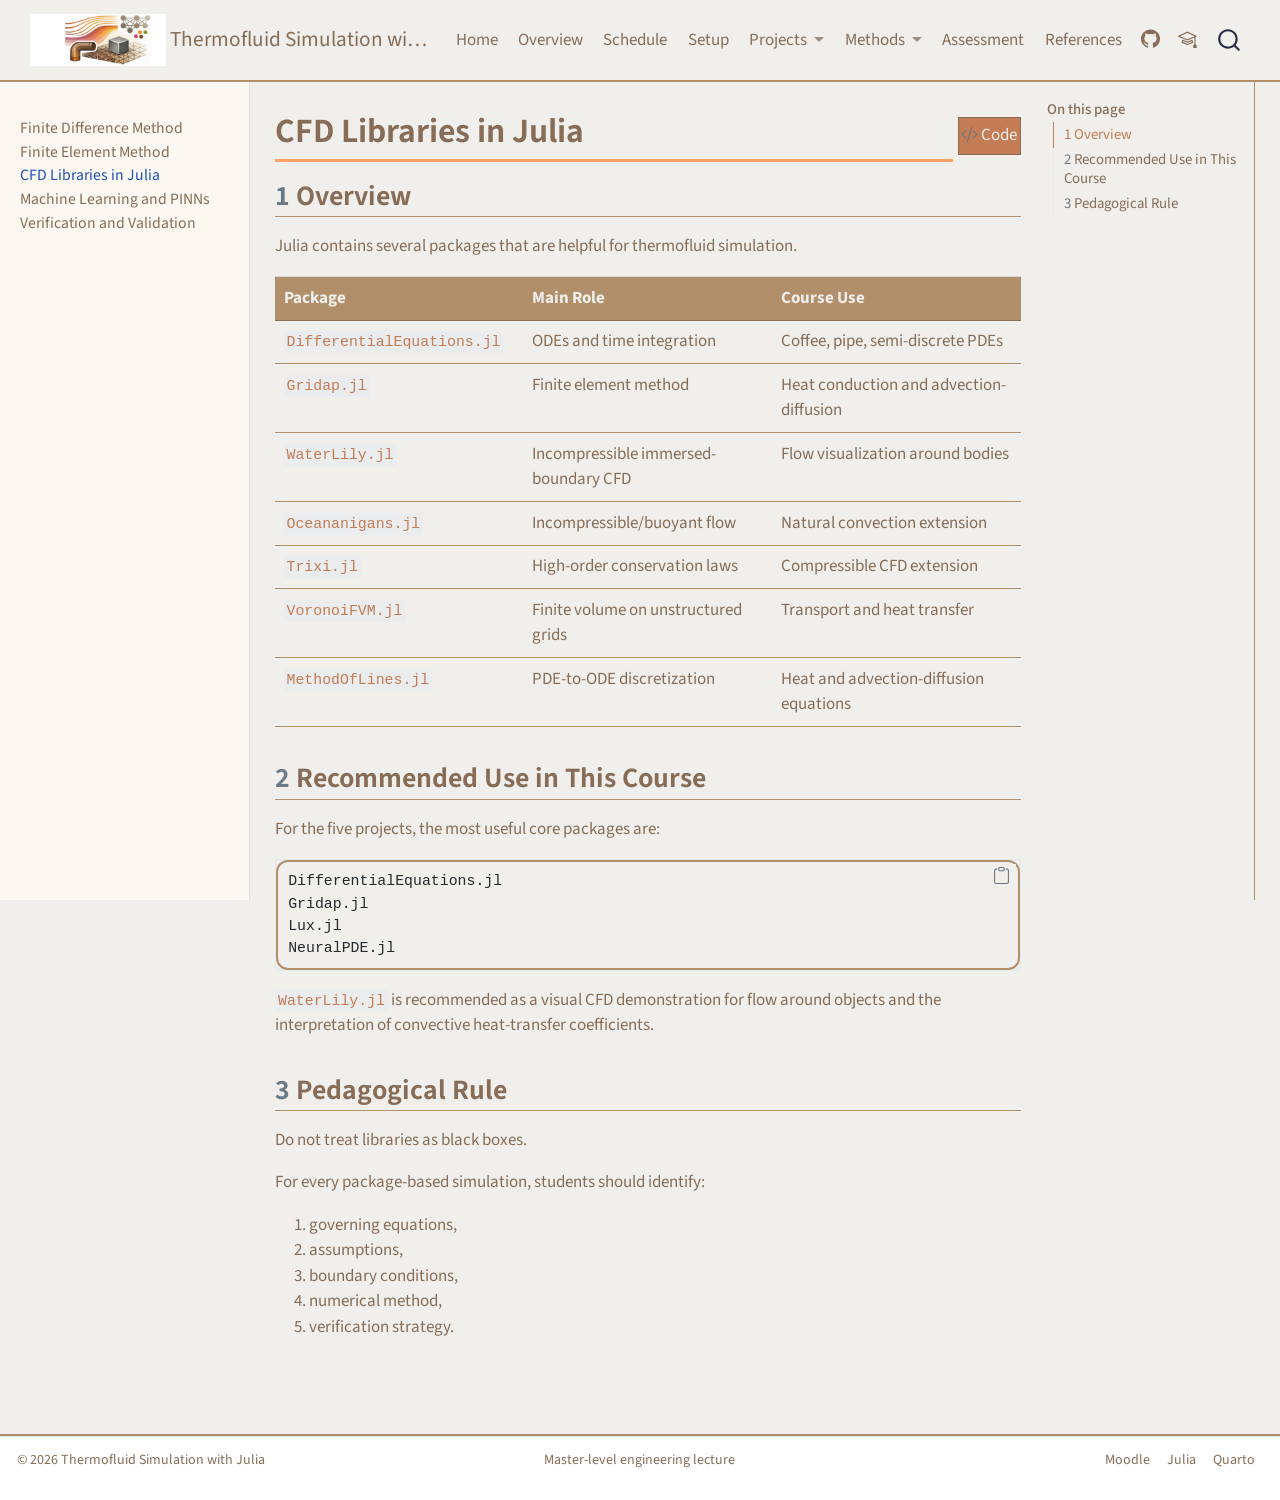
<file: methods/cfd-libraries.html>
<!DOCTYPE html>
<html xmlns="http://www.w3.org/1999/xhtml" lang="en" xml:lang="en"><head>

<meta charset="utf-8">
<meta name="generator" content="quarto-1.10.18">

<meta name="viewport" content="width=device-width, initial-scale=1.0, user-scalable=yes">


<title>CFD Libraries in Julia – Thermofluid Simulation with Julia</title>
<style>
/* Default styles provided by pandoc.
** See https://pandoc.org/MANUAL.html#variables-for-html for config info.
*/
span.smallcaps{font-variant: small-caps;}
div.columns{display: flex; gap: 1.5em;}
div.column{flex: auto;}
@media screen {
div.columns{gap: min(4vw, 1.5em);}
div.column{overflow-x: auto;}
}
div.hanging-indent{margin-left: 1.5em; text-indent: -1.5em;}
ul.task-list{list-style: none;}
ul.task-list li input[type="checkbox"] {
  width: 0.8em;
  margin: 0 0.8em 0.2em -1em; /* quarto-specific, see https://github.com/quarto-dev/quarto-cli/issues/4556 */ 
  vertical-align: middle;
}
/* CSS for syntax highlighting */
html { -webkit-text-size-adjust: 100%; }
pre > code.sourceCode { white-space: pre; position: relative; }
pre > code.sourceCode > span { display: inline-block; line-height: 1.25; }
pre > code.sourceCode > span:empty { height: 1.2em; }
.sourceCode { overflow: visible; }
code.sourceCode > span { color: inherit; text-decoration: inherit; }
div.sourceCode { margin: 1em 0; }
pre.sourceCode { margin: 0; }
@media screen {
div.sourceCode { overflow: auto; }
}
@media print {
pre > code.sourceCode { white-space: pre-wrap; }
pre > code.sourceCode > span { text-indent: -5em; padding-left: 5em; }
}
pre.numberSource code
  { counter-reset: source-line 0; }
pre.numberSource code > span
  { position: relative; left: -4em; counter-increment: source-line; }
pre.numberSource code > span > a:first-child::before
  { content: counter(source-line);
    position: relative; left: -1em; text-align: right; vertical-align: baseline;
    border: none; display: inline-block;
    -webkit-touch-callout: none; -webkit-user-select: none;
    -khtml-user-select: none; -moz-user-select: none;
    -ms-user-select: none; user-select: none;
    padding: 0 4px; width: 4em;
  }
pre.numberSource { margin-left: 3em;  padding-left: 4px; }
div.sourceCode
  {   }
@media screen {
pre > code.sourceCode > span > a:first-child::before { text-decoration: underline; }
}
</style>


<script src="../site_libs/quarto-nav/quarto-nav.js"></script>
<script src="../site_libs/clipboard/clipboard.min.js"></script>
<script src="../site_libs/quarto-search/autocomplete.umd.js"></script>
<script src="../site_libs/quarto-search/fuse.min.js"></script>
<script src="../site_libs/quarto-search/quarto-search.js"></script>
<meta name="quarto:offset" content="../">
<link href="../assets/favicon.png" rel="icon" type="image/png">
<script src="../site_libs/quarto-html/quarto.js" type="module"></script>
<script src="../site_libs/quarto-html/tabsets/tabsets.js" type="module"></script>
<script src="../site_libs/quarto-html/popper.min.js"></script>
<script src="../site_libs/quarto-html/tippy.umd.min.js"></script>
<script src="../site_libs/quarto-html/anchor.min.js"></script>
<link href="../site_libs/quarto-html/tippy.css" rel="stylesheet">
<link href="../site_libs/quarto-html/quarto-syntax-highlighting-bb62276ab45c84d9efd712f51ff97b5a.css" rel="stylesheet" id="quarto-text-highlighting-styles">
<script src="../site_libs/bootstrap/bootstrap.min.js"></script>
<link href="../site_libs/bootstrap/bootstrap-icons.css" rel="stylesheet">
<link href="../site_libs/bootstrap/bootstrap-1e8badbd0cb5ac28dec3b9cb014a888b.min.css" rel="stylesheet" append-hash="true" id="quarto-bootstrap" data-mode="light">
<script id="quarto-search-options" type="application/json">{
  "location": "navbar",
  "copy-button": false,
  "collapse-after": 3,
  "panel-placement": "end",
  "type": "overlay",
  "limit": 50,
  "keyboard-shortcut": [
    "f",
    "/",
    "s"
  ],
  "show-item-context": false,
  "language": {
    "search-no-results-text": "No results",
    "search-matching-documents-text": "matching documents",
    "search-copy-link-title": "Copy link to search",
    "search-hide-matches-text": "Hide additional matches",
    "search-more-match-text": "more match in this document",
    "search-more-matches-text": "more matches in this document",
    "search-clear-button-title": "Clear",
    "search-text-placeholder": "",
    "search-detached-cancel-button-title": "Cancel",
    "search-submit-button-title": "Submit",
    "search-label": "Search"
  }
}</script>
<style>html{ scroll-behavior: smooth; }</style>


<link rel="stylesheet" href="../styles.css">
</head>

<body class="nav-sidebar docked nav-fixed quarto-light">

<div id="quarto-search-results"></div>
  <header id="quarto-header" class="headroom fixed-top">
    <nav class="navbar navbar-expand-lg " data-bs-theme="dark">
      <div class="navbar-container container-fluid">
      <div class="navbar-brand-container mx-auto">
    <a href="../index.html" class="navbar-brand navbar-brand-logo">
    <img src="../assets/logo-3x1.png" alt="Thermofluid Simulation with Julia course logo" class="navbar-logo light-content">
    <img src="../assets/logo-3x1.png" alt="Thermofluid Simulation with Julia course logo" class="navbar-logo dark-content">
    </a>
    <a class="navbar-brand" href="../index.html">
    <span class="navbar-title">Thermofluid Simulation with Julia</span>
    </a>
  </div>
            <div id="quarto-search" class="" title="Search"></div>
          <button class="navbar-toggler" type="button" data-bs-toggle="collapse" data-bs-target="#navbarCollapse" aria-controls="navbarCollapse" role="menu" aria-expanded="false" aria-label="Toggle navigation" onclick="if (window.quartoToggleHeadroom) { window.quartoToggleHeadroom(); }">
  <span class="navbar-toggler-icon"></span>
</button>
          <div class="collapse navbar-collapse" id="navbarCollapse">
            <ul class="navbar-nav navbar-nav-scroll me-auto">
  <li class="nav-item">
    <a class="nav-link" href="../index.html"> 
<span class="menu-text">Home</span></a>
  </li>  
  <li class="nav-item">
    <a class="nav-link" href="../overview.html"> 
<span class="menu-text">Overview</span></a>
  </li>  
  <li class="nav-item">
    <a class="nav-link" href="../schedule.html"> 
<span class="menu-text">Schedule</span></a>
  </li>  
  <li class="nav-item">
    <a class="nav-link" href="../setup.html"> 
<span class="menu-text">Setup</span></a>
  </li>  
  <li class="nav-item dropdown ">
    <a class="nav-link dropdown-toggle" href="#" id="nav-menu-projects" role="link" data-bs-toggle="dropdown" aria-expanded="false">
 <span class="menu-text">Projects</span>
    </a>
    <ul class="dropdown-menu" aria-labelledby="nav-menu-projects">    
        <li>
    <a class="dropdown-item" href="../projects/project-1-steel-cube.html">
 <span class="dropdown-text">Project 1: Steel Cube Cooling</span></a>
  </li>  
        <li>
    <a class="dropdown-item" href="../projects/project-2-coffee.html">
 <span class="dropdown-text">Project 2: Coffee Cooling</span></a>
  </li>  
        <li>
    <a class="dropdown-item" href="../projects/project-3-l-pipe.html">
 <span class="dropdown-text">Project 3: L-Shaped Pipe</span></a>
  </li>  
    </ul>
  </li>
  <li class="nav-item dropdown ">
    <a class="nav-link dropdown-toggle" href="#" id="nav-menu-methods" role="link" data-bs-toggle="dropdown" aria-expanded="false">
 <span class="menu-text">Methods</span>
    </a>
    <ul class="dropdown-menu" aria-labelledby="nav-menu-methods">    
        <li>
    <a class="dropdown-item" href="../methods/finite-difference.html">
 <span class="dropdown-text">Finite Difference</span></a>
  </li>  
        <li>
    <a class="dropdown-item" href="../methods/finite-element.html">
 <span class="dropdown-text">Finite Element Method</span></a>
  </li>  
        <li>
    <a class="dropdown-item" href="../methods/cfd-libraries.html">
 <span class="dropdown-text">CFD Libraries in Julia</span></a>
  </li>  
        <li>
    <a class="dropdown-item" href="../methods/ml-pinns.html">
 <span class="dropdown-text">ML and PINNs</span></a>
  </li>  
        <li>
    <a class="dropdown-item" href="../methods/verification-validation.html">
 <span class="dropdown-text">Verification &amp; Validation</span></a>
  </li>  
    </ul>
  </li>
  <li class="nav-item">
    <a class="nav-link" href="../assessment.html"> 
<span class="menu-text">Assessment</span></a>
  </li>  
  <li class="nav-item">
    <a class="nav-link" href="../references.html"> 
<span class="menu-text">References</span></a>
  </li>  
</ul>
            <ul class="navbar-nav navbar-nav-scroll ms-auto">
  <li class="nav-item compact">
    <a class="nav-link" href="https://github.com/inys/thermofluids-julia-course"> <i class="bi bi-github" role="img" aria-label="GitHub repository">
</i> 
<span class="menu-text"></span></a>
  </li>  
  <li class="nav-item compact">
    <a class="nav-link" href="https://moodle.unileoben.ac.at/course/view.php?id=7923"> <i class="bi bi-mortarboard" role="img" aria-label="Moodle course">
</i> 
<span class="menu-text"></span></a>
  </li>  
</ul>
          </div> <!-- /navcollapse -->
            <div class="quarto-navbar-tools">
</div>
      </div> <!-- /container-fluid -->
    </nav>
  <nav class="quarto-secondary-nav">
    <div class="container-fluid d-flex">
      <button type="button" class="quarto-btn-toggle btn" data-bs-toggle="collapse" role="button" data-bs-target=".quarto-sidebar-collapse-item" aria-controls="quarto-sidebar" aria-expanded="false" aria-label="Toggle sidebar navigation" onclick="if (window.quartoToggleHeadroom) { window.quartoToggleHeadroom(); }">
        <i class="bi bi-layout-text-sidebar-reverse"></i>
      </button>
        <nav class="quarto-page-breadcrumbs" aria-label="breadcrumb"><ol class="breadcrumb"><li class="breadcrumb-item"><a href="../methods/cfd-libraries.html">CFD Libraries in Julia</a></li></ol></nav>
        <a class="flex-grow-1" role="navigation" data-bs-toggle="collapse" data-bs-target=".quarto-sidebar-collapse-item" aria-controls="quarto-sidebar" aria-expanded="false" aria-label="Toggle sidebar navigation" onclick="if (window.quartoToggleHeadroom) { window.quartoToggleHeadroom(); }">      
        </a>
    </div>
  </nav>
</header>
<!-- content -->
<div id="quarto-content" class="quarto-container page-columns page-rows-contents page-layout-article page-navbar">
<!-- sidebar -->
  <nav id="quarto-sidebar" class="sidebar collapse collapse-horizontal quarto-sidebar-collapse-item sidebar-navigation docked overflow-auto">
    <div class="sidebar-menu-container"> 
    <ul class="list-unstyled mt-1">
        <li class="sidebar-item">
  <div class="sidebar-item-container"> 
  <a href="../methods/finite-difference.html" class="sidebar-item-text sidebar-link">
 <span class="menu-text">Finite Difference Method</span></a>
  </div>
</li>
        <li class="sidebar-item">
  <div class="sidebar-item-container"> 
  <a href="../methods/finite-element.html" class="sidebar-item-text sidebar-link">
 <span class="menu-text">Finite Element Method</span></a>
  </div>
</li>
        <li class="sidebar-item">
  <div class="sidebar-item-container"> 
  <a href="../methods/cfd-libraries.html" class="sidebar-item-text sidebar-link active">
 <span class="menu-text">CFD Libraries in Julia</span></a>
  </div>
</li>
        <li class="sidebar-item">
  <div class="sidebar-item-container"> 
  <a href="../methods/ml-pinns.html" class="sidebar-item-text sidebar-link">
 <span class="menu-text">Machine Learning and PINNs</span></a>
  </div>
</li>
        <li class="sidebar-item">
  <div class="sidebar-item-container"> 
  <a href="../methods/verification-validation.html" class="sidebar-item-text sidebar-link">
 <span class="menu-text">Verification and Validation</span></a>
  </div>
</li>
    </ul>
    </div>
</nav>
<div id="quarto-sidebar-glass" class="quarto-sidebar-collapse-item" data-bs-toggle="collapse" data-bs-target=".quarto-sidebar-collapse-item"></div>
<!-- margin-sidebar -->
    <div id="quarto-margin-sidebar" class="sidebar margin-sidebar">
        <nav id="TOC" role="doc-toc" class="toc-active">
    <h2 id="toc-title">On this page</h2>
   
  <ul>
  <li><a href="#overview" id="toc-overview" class="nav-link active" data-scroll-target="#overview"><span class="header-section-number">1</span> Overview</a></li>
  <li><a href="#recommended-use-in-this-course" id="toc-recommended-use-in-this-course" class="nav-link" data-scroll-target="#recommended-use-in-this-course"><span class="header-section-number">2</span> Recommended Use in This Course</a></li>
  <li><a href="#pedagogical-rule" id="toc-pedagogical-rule" class="nav-link" data-scroll-target="#pedagogical-rule"><span class="header-section-number">3</span> Pedagogical Rule</a></li>
  </ul>
</nav>
    </div>
<!-- main -->
<main class="content" id="quarto-document-content">

<header id="title-block-header" class="quarto-title-block default">
<div class="quarto-title">
<div class="quarto-title-block"><div><h1 class="title">CFD Libraries in Julia</h1><button type="button" class="btn code-tools-button" id="quarto-code-tools-source"><i class="bi"></i> Code</button></div></div>
</div>



<div class="quarto-title-meta">

    
  
    
  </div>
  


</header>


<section id="overview" class="level2" data-number="1">
<h2 data-number="1" class="anchored" data-anchor-id="overview"><span class="header-section-number">1</span> Overview</h2>
<p>Julia contains several packages that are helpful for thermofluid simulation.</p>
<table class="caption-top table">
<colgroup>
<col style="width: 33%">
<col style="width: 33%">
<col style="width: 33%">
</colgroup>
<thead>
<tr class="header">
<th>Package</th>
<th>Main Role</th>
<th>Course Use</th>
</tr>
</thead>
<tbody>
<tr class="odd">
<td><code>DifferentialEquations.jl</code></td>
<td>ODEs and time integration</td>
<td>Coffee, pipe, semi-discrete PDEs</td>
</tr>
<tr class="even">
<td><code>Gridap.jl</code></td>
<td>Finite element method</td>
<td>Heat conduction and advection-diffusion</td>
</tr>
<tr class="odd">
<td><code>WaterLily.jl</code></td>
<td>Incompressible immersed-boundary CFD</td>
<td>Flow visualization around bodies</td>
</tr>
<tr class="even">
<td><code>Oceananigans.jl</code></td>
<td>Incompressible/buoyant flow</td>
<td>Natural convection extension</td>
</tr>
<tr class="odd">
<td><code>Trixi.jl</code></td>
<td>High-order conservation laws</td>
<td>Compressible CFD extension</td>
</tr>
<tr class="even">
<td><code>VoronoiFVM.jl</code></td>
<td>Finite volume on unstructured grids</td>
<td>Transport and heat transfer</td>
</tr>
<tr class="odd">
<td><code>MethodOfLines.jl</code></td>
<td>PDE-to-ODE discretization</td>
<td>Heat and advection-diffusion equations</td>
</tr>
</tbody>
</table>
</section>
<section id="recommended-use-in-this-course" class="level2" data-number="2">
<h2 data-number="2" class="anchored" data-anchor-id="recommended-use-in-this-course"><span class="header-section-number">2</span> Recommended Use in This Course</h2>
<p>For the five projects, the most useful core packages are:</p>
<div class="code-copy-outer-scaffold"><div class="sourceCode" id="cb1"><pre class="sourceCode julia code-with-copy"><code class="sourceCode julia"><span id="cb1-1"><a href="#cb1-1" aria-hidden="true" tabindex="-1"></a>DifferentialEquations.jl</span>
<span id="cb1-2"><a href="#cb1-2" aria-hidden="true" tabindex="-1"></a>Gridap.jl</span>
<span id="cb1-3"><a href="#cb1-3" aria-hidden="true" tabindex="-1"></a>Lux.jl</span>
<span id="cb1-4"><a href="#cb1-4" aria-hidden="true" tabindex="-1"></a>NeuralPDE.jl</span></code></pre></div><button title="Copy to Clipboard" class="code-copy-button"><i class="bi"></i></button></div>
<p><code>WaterLily.jl</code> is recommended as a visual CFD demonstration for flow around objects and the interpretation of convective heat-transfer coefficients.</p>
</section>
<section id="pedagogical-rule" class="level2" data-number="3">
<h2 data-number="3" class="anchored" data-anchor-id="pedagogical-rule"><span class="header-section-number">3</span> Pedagogical Rule</h2>
<p>Do not treat libraries as black boxes.</p>
<p>For every package-based simulation, students should identify:</p>
<ol type="1">
<li>governing equations,</li>
<li>assumptions,</li>
<li>boundary conditions,</li>
<li>numerical method,</li>
<li>verification strategy.</li>
</ol>


<!-- -->

</section>

</main> <!-- /main -->
<script id="quarto-html-after-body" type="application/javascript">
  window.document.addEventListener("DOMContentLoaded", function (event) {
    const icon = "";
    const anchorJS = new window.AnchorJS();
    anchorJS.options = {
      placement: 'right',
      icon: icon
    };
    anchorJS.add('.anchored');
    const isCodeAnnotation = (el) => {
      for (const clz of el.classList) {
        if (clz.startsWith('code-annotation-')) {                     
          return true;
        }
      }
      return false;
    }
    const onCopySuccess = function(e) {
      // button target
      const button = e.trigger;
      // don't keep focus
      button.blur();
      // flash "checked"
      button.classList.add('code-copy-button-checked');
      var currentTitle = button.getAttribute("title");
      button.setAttribute("title", "Copied!");
      let tooltip;
      if (window.bootstrap) {
        button.setAttribute("data-bs-toggle", "tooltip");
        button.setAttribute("data-bs-placement", "left");
        button.setAttribute("data-bs-title", "Copied!");
        tooltip = new bootstrap.Tooltip(button, 
          { trigger: "manual", 
            customClass: "code-copy-button-tooltip",
            offset: [0, -8]});
        tooltip.show();    
      }
      setTimeout(function() {
        if (tooltip) {
          tooltip.hide();
          button.removeAttribute("data-bs-title");
          button.removeAttribute("data-bs-toggle");
          button.removeAttribute("data-bs-placement");
        }
        button.setAttribute("title", currentTitle);
        button.classList.remove('code-copy-button-checked');
      }, 1000);
      // clear code selection
      e.clearSelection();
    }
    const getTextToCopy = function(trigger) {
      const outerScaffold = trigger.parentElement.cloneNode(true);
      const codeEl = outerScaffold.querySelector('code');
      for (const childEl of codeEl.children) {
        if (isCodeAnnotation(childEl)) {
          childEl.remove();
        }
      }
      return codeEl.innerText;
    }
    const clipboard = new window.ClipboardJS('.code-copy-button:not([data-in-quarto-modal])', {
      text: getTextToCopy
    });
    clipboard.on('success', onCopySuccess);
    if (window.document.getElementById('quarto-embedded-source-code-modal')) {
      const clipboardModal = new window.ClipboardJS('.code-copy-button[data-in-quarto-modal]', {
        text: getTextToCopy,
        container: window.document.getElementById('quarto-embedded-source-code-modal')
      });
      clipboardModal.on('success', onCopySuccess);
    }
    const viewSource = window.document.getElementById('quarto-view-source') ||
                       window.document.getElementById('quarto-code-tools-source');
    if (viewSource) {
      const sourceUrl = viewSource.getAttribute("data-quarto-source-url");
      viewSource.addEventListener("click", function(e) {
        if (sourceUrl) {
          // rstudio viewer pane
          if (/\bcapabilities=\b/.test(window.location)) {
            window.open(sourceUrl);
          } else {
            window.location.href = sourceUrl;
          }
        } else {
          const modal = new bootstrap.Modal(document.getElementById('quarto-embedded-source-code-modal'));
          modal.show();
        }
        return false;
      });
    }
    function toggleCodeHandler(show) {
      return function(e) {
        const cellDetails = window.document.querySelectorAll(".cell details.code-fold");
        for (let i=0; i<cellDetails.length; i++) {
          const details = cellDetails[i];
          if (show) {
            details.open = true;
          } else {
            details.removeAttribute("open");
          }
        }
        const cellCodeDivs = window.document.querySelectorAll(".cell div.sourceCode.cell-code");
        const fromCls = show ? "hidden" : "unhidden";
        const toCls = show ? "unhidden" : "hidden";
        for (let i=0; i<cellCodeDivs.length; i++) {
          const codeDiv = cellCodeDivs[i];
          if (codeDiv.classList.contains(fromCls)) {
            codeDiv.classList.remove(fromCls);
            codeDiv.classList.add(toCls);
          } 
        }
        return false;
      }
    }
    const hideAllCode = window.document.getElementById("quarto-hide-all-code");
    if (hideAllCode) {
      hideAllCode.addEventListener("click", toggleCodeHandler(false));
    }
    const showAllCode = window.document.getElementById("quarto-show-all-code");
    if (showAllCode) {
      showAllCode.addEventListener("click", toggleCodeHandler(true));
    }
      var localhostRegex = new RegExp(/^(?:http|https):\/\/localhost\:?[0-9]*\//);
      var mailtoRegex = new RegExp(/^mailto:/);
        var filterRegex = new RegExp("https:\/\/inys\.github\.io\/thermofluids-julia-course\/");
      var isInternal = (href) => {
          return filterRegex.test(href) || localhostRegex.test(href) || mailtoRegex.test(href);
      }
      // Inspect non-navigation links and adorn them if external
     var links = window.document.querySelectorAll('a[href]:not(.nav-link):not(.navbar-brand):not(.toc-action):not(.sidebar-link):not(.sidebar-item-toggle):not(.pagination-link):not(.no-external):not([aria-hidden]):not(.dropdown-item):not(.quarto-navigation-tool):not(.about-link)');
      for (var i=0; i<links.length; i++) {
        const link = links[i];
        if (!isInternal(link.href)) {
          // undo the damage that might have been done by quarto-nav.js in the case of
          // links that we want to consider external
          if (link.dataset.originalHref !== undefined) {
            link.href = link.dataset.originalHref;
          }
            // target, if specified
            link.setAttribute("target", "_blank");
            if (link.getAttribute("rel") === null) {
              link.setAttribute("rel", "noopener");
            }
        }
      }
    function tippyHover(el, contentFn, onTriggerFn, onUntriggerFn) {
      const config = {
        allowHTML: true,
        maxWidth: 500,
        delay: 100,
        arrow: false,
        appendTo: function(el) {
            return el.parentElement;
        },
        interactive: true,
        interactiveBorder: 10,
        theme: 'quarto',
        placement: 'bottom-start',
      };
      if (contentFn) {
        config.content = contentFn;
      }
      if (onTriggerFn) {
        config.onTrigger = onTriggerFn;
      }
      if (onUntriggerFn) {
        config.onUntrigger = onUntriggerFn;
      }
      window.tippy(el, config); 
    }
    const noterefs = window.document.querySelectorAll('a[role="doc-noteref"]');
    for (var i=0; i<noterefs.length; i++) {
      const ref = noterefs[i];
      tippyHover(ref, function() {
        // use id or data attribute instead here
        let href = ref.getAttribute('data-footnote-href') || ref.getAttribute('href');
        try { href = new URL(href).hash; } catch {}
        const id = href.replace(/^#\/?/, "");
        const note = window.document.getElementById(id);
        if (note) {
          return note.innerHTML;
        } else {
          return "";
        }
      });
    }
    const xrefs = window.document.querySelectorAll('a.quarto-xref');
    const processXRef = (id, note) => {
      // Strip column container classes
      const stripColumnClz = (el) => {
        el.classList.remove("page-full", "page-columns");
        if (el.children) {
          for (const child of el.children) {
            stripColumnClz(child);
          }
        }
      }
      stripColumnClz(note)
      if (id === null || id.startsWith('sec-')) {
        // Special case sections, only their first couple elements
        const container = document.createElement("div");
        if (note.children && note.children.length > 2) {
          container.appendChild(note.children[0].cloneNode(true));
          for (let i = 1; i < note.children.length; i++) {
            const child = note.children[i];
            if (child.tagName === "P" && child.innerText === "") {
              continue;
            } else {
              container.appendChild(child.cloneNode(true));
              break;
            }
          }
          if (window.Quarto?.typesetMath) {
            window.Quarto.typesetMath(container);
          }
          return container.innerHTML
        } else {
          if (window.Quarto?.typesetMath) {
            window.Quarto.typesetMath(note);
          }
          return note.innerHTML;
        }
      } else {
        // Remove any anchor links if they are present
        const anchorLink = note.querySelector('a.anchorjs-link');
        if (anchorLink) {
          anchorLink.remove();
        }
        if (window.Quarto?.typesetMath) {
          window.Quarto.typesetMath(note);
        }
        if (note.classList.contains("callout")) {
          return note.outerHTML;
        } else {
          return note.innerHTML;
        }
      }
    }
    for (var i=0; i<xrefs.length; i++) {
      const xref = xrefs[i];
      tippyHover(xref, undefined, function(instance) {
        instance.disable();
        let url = xref.getAttribute('href');
        let hash = undefined; 
        if (url.startsWith('#')) {
          hash = url;
        } else {
          try { hash = new URL(url).hash; } catch {}
        }
        if (hash) {
          const id = hash.replace(/^#\/?/, "");
          const note = window.document.getElementById(id);
          if (note !== null) {
            try {
              const html = processXRef(id, note.cloneNode(true));
              instance.setContent(html);
            } finally {
              instance.enable();
              instance.show();
            }
          } else {
            // See if we can fetch this
            fetch(url.split('#')[0])
            .then(res => res.text())
            .then(html => {
              const parser = new DOMParser();
              const htmlDoc = parser.parseFromString(html, "text/html");
              const note = htmlDoc.getElementById(id);
              if (note !== null) {
                const html = processXRef(id, note);
                instance.setContent(html);
              } 
            }).finally(() => {
              instance.enable();
              instance.show();
            });
          }
        } else {
          // See if we can fetch a full url (with no hash to target)
          // This is a special case and we should probably do some content thinning / targeting
          fetch(url)
          .then(res => res.text())
          .then(html => {
            const parser = new DOMParser();
            const htmlDoc = parser.parseFromString(html, "text/html");
            const note = htmlDoc.querySelector('main.content');
            if (note !== null) {
              // This should only happen for chapter cross references
              // (since there is no id in the URL)
              // remove the first header
              if (note.children.length > 0 && note.children[0].tagName === "HEADER") {
                note.children[0].remove();
              }
              const html = processXRef(null, note);
              instance.setContent(html);
            } 
          }).finally(() => {
            instance.enable();
            instance.show();
          });
        }
      }, function(instance) {
      });
    }
        let selectedAnnoteEl;
        const selectorForAnnotation = ( cell, annotation) => {
          let cellAttr = 'data-code-cell="' + cell + '"';
          let lineAttr = 'data-code-annotation="' +  annotation + '"';
          const selector = 'span[' + cellAttr + '][' + lineAttr + ']';
          return selector;
        }
        const selectCodeLines = (annoteEl) => {
          const doc = window.document;
          const targetCell = annoteEl.getAttribute("data-target-cell");
          const targetAnnotation = annoteEl.getAttribute("data-target-annotation");
          const annoteSpan = window.document.querySelector(selectorForAnnotation(targetCell, targetAnnotation));
          const lines = annoteSpan.getAttribute("data-code-lines").split(",");
          const lineIds = lines.map((line) => {
            return targetCell + "-" + line;
          })
          let top = null;
          let height = null;
          let parent = null;
          if (lineIds.length > 0) {
              //compute the position of the single el (top and bottom and make a div)
              const el = window.document.getElementById(lineIds[0]);
              top = el.offsetTop;
              height = el.offsetHeight;
              parent = el.parentElement.parentElement;
            if (lineIds.length > 1) {
              const lastEl = window.document.getElementById(lineIds[lineIds.length - 1]);
              const bottom = lastEl.offsetTop + lastEl.offsetHeight;
              height = bottom - top;
            }
            if (top !== null && height !== null && parent !== null) {
              // cook up a div (if necessary) and position it 
              let div = window.document.getElementById("code-annotation-line-highlight");
              if (div === null) {
                div = window.document.createElement("div");
                div.setAttribute("id", "code-annotation-line-highlight");
                div.style.position = 'absolute';
                parent.appendChild(div);
              }
              div.style.top = top - 2 + "px";
              div.style.height = height + 4 + "px";
              div.style.left = 0;
              let gutterDiv = window.document.getElementById("code-annotation-line-highlight-gutter");
              if (gutterDiv === null) {
                gutterDiv = window.document.createElement("div");
                gutterDiv.setAttribute("id", "code-annotation-line-highlight-gutter");
                gutterDiv.style.position = 'absolute';
                const codeCell = window.document.getElementById(targetCell);
                const gutter = codeCell.querySelector('.code-annotation-gutter');
                gutter.appendChild(gutterDiv);
              }
              gutterDiv.style.top = top - 2 + "px";
              gutterDiv.style.height = height + 4 + "px";
            }
            selectedAnnoteEl = annoteEl;
          }
        };
        const unselectCodeLines = () => {
          const elementsIds = ["code-annotation-line-highlight", "code-annotation-line-highlight-gutter"];
          elementsIds.forEach((elId) => {
            const div = window.document.getElementById(elId);
            if (div) {
              div.remove();
            }
          });
          selectedAnnoteEl = undefined;
        };
          // Handle positioning of the toggle
      window.addEventListener(
        "resize",
        throttle(() => {
          elRect = undefined;
          if (selectedAnnoteEl) {
            selectCodeLines(selectedAnnoteEl);
          }
        }, 10)
      );
      function throttle(fn, ms) {
      let throttle = false;
      let timer;
        return (...args) => {
          if(!throttle) { // first call gets through
              fn.apply(this, args);
              throttle = true;
          } else { // all the others get throttled
              if(timer) clearTimeout(timer); // cancel #2
              timer = setTimeout(() => {
                fn.apply(this, args);
                timer = throttle = false;
              }, ms);
          }
        };
      }
        // Attach click handler to the DT
        const annoteDls = window.document.querySelectorAll('dt[data-target-cell]');
        for (const annoteDlNode of annoteDls) {
          annoteDlNode.addEventListener('click', (event) => {
            const clickedEl = event.target;
            if (clickedEl !== selectedAnnoteEl) {
              unselectCodeLines();
              const activeEl = window.document.querySelector('dt[data-target-cell].code-annotation-active');
              if (activeEl) {
                activeEl.classList.remove('code-annotation-active');
              }
              selectCodeLines(clickedEl);
              clickedEl.classList.add('code-annotation-active');
            } else {
              // Unselect the line
              unselectCodeLines();
              clickedEl.classList.remove('code-annotation-active');
            }
          });
        }
    const findCites = (el) => {
      const parentEl = el.parentElement;
      if (parentEl) {
        const cites = parentEl.dataset.cites;
        if (cites) {
          return {
            el,
            cites: cites.split(' ')
          };
        } else {
          return findCites(el.parentElement)
        }
      } else {
        return undefined;
      }
    };
    var bibliorefs = window.document.querySelectorAll('a[role="doc-biblioref"]');
    for (var i=0; i<bibliorefs.length; i++) {
      const ref = bibliorefs[i];
      const citeInfo = findCites(ref);
      if (citeInfo) {
        tippyHover(citeInfo.el, function() {
          var popup = window.document.createElement('div');
          citeInfo.cites.forEach(function(cite) {
            var citeDiv = window.document.createElement('div');
            citeDiv.classList.add('hanging-indent');
            citeDiv.classList.add('csl-entry');
            var biblioDiv = window.document.getElementById('ref-' + cite);
            if (biblioDiv) {
              citeDiv.innerHTML = biblioDiv.innerHTML;
            }
            popup.appendChild(citeDiv);
          });
          return popup.innerHTML;
        });
      }
    }
  });
  </script><div class="modal fade" id="quarto-embedded-source-code-modal" tabindex="-1" aria-labelledby="quarto-embedded-source-code-modal-label" aria-hidden="true"><div class="modal-dialog modal-dialog-scrollable"><div class="modal-content"><div class="modal-header"><h5 class="modal-title" id="quarto-embedded-source-code-modal-label">Source Code</h5><button class="btn-close" data-bs-dismiss="modal"></button></div><div class="modal-body"><div class="">
<div class="code-copy-outer-scaffold"><div class="sourceCode" id="cb2" data-shortcodes="false"><pre class="sourceCode markdown code-with-copy"><code class="sourceCode markdown"><span id="cb2-1"><a href="#cb2-1" aria-hidden="true" tabindex="-1"></a><span class="co">---</span></span>
<span id="cb2-2"><a href="#cb2-2" aria-hidden="true" tabindex="-1"></a><span class="an">title:</span><span class="co"> "CFD Libraries in Julia"</span></span>
<span id="cb2-3"><a href="#cb2-3" aria-hidden="true" tabindex="-1"></a><span class="co">---</span></span>
<span id="cb2-4"><a href="#cb2-4" aria-hidden="true" tabindex="-1"></a></span>
<span id="cb2-5"><a href="#cb2-5" aria-hidden="true" tabindex="-1"></a><span class="fu">## Overview</span></span>
<span id="cb2-6"><a href="#cb2-6" aria-hidden="true" tabindex="-1"></a></span>
<span id="cb2-7"><a href="#cb2-7" aria-hidden="true" tabindex="-1"></a>Julia contains several packages that are helpful for thermofluid simulation.</span>
<span id="cb2-8"><a href="#cb2-8" aria-hidden="true" tabindex="-1"></a></span>
<span id="cb2-9"><a href="#cb2-9" aria-hidden="true" tabindex="-1"></a><span class="pp">|</span> Package <span class="pp">|</span> Main Role <span class="pp">|</span> Course Use <span class="pp">|</span></span>
<span id="cb2-10"><a href="#cb2-10" aria-hidden="true" tabindex="-1"></a><span class="pp">|---|---|---|</span></span>
<span id="cb2-11"><a href="#cb2-11" aria-hidden="true" tabindex="-1"></a><span class="pp">|</span> <span class="in">`DifferentialEquations.jl`</span> <span class="pp">|</span> ODEs and time integration <span class="pp">|</span> Coffee, pipe, semi-discrete PDEs <span class="pp">|</span></span>
<span id="cb2-12"><a href="#cb2-12" aria-hidden="true" tabindex="-1"></a><span class="pp">|</span> <span class="in">`Gridap.jl`</span> <span class="pp">|</span> Finite element method <span class="pp">|</span> Heat conduction and advection-diffusion <span class="pp">|</span></span>
<span id="cb2-13"><a href="#cb2-13" aria-hidden="true" tabindex="-1"></a><span class="pp">|</span> <span class="in">`WaterLily.jl`</span> <span class="pp">|</span> Incompressible immersed-boundary CFD <span class="pp">|</span> Flow visualization around bodies <span class="pp">|</span></span>
<span id="cb2-14"><a href="#cb2-14" aria-hidden="true" tabindex="-1"></a><span class="pp">|</span> <span class="in">`Oceananigans.jl`</span> <span class="pp">|</span> Incompressible/buoyant flow <span class="pp">|</span> Natural convection extension <span class="pp">|</span></span>
<span id="cb2-15"><a href="#cb2-15" aria-hidden="true" tabindex="-1"></a><span class="pp">|</span> <span class="in">`Trixi.jl`</span> <span class="pp">|</span> High-order conservation laws <span class="pp">|</span> Compressible CFD extension <span class="pp">|</span></span>
<span id="cb2-16"><a href="#cb2-16" aria-hidden="true" tabindex="-1"></a><span class="pp">|</span> <span class="in">`VoronoiFVM.jl`</span> <span class="pp">|</span> Finite volume on unstructured grids <span class="pp">|</span> Transport and heat transfer <span class="pp">|</span></span>
<span id="cb2-17"><a href="#cb2-17" aria-hidden="true" tabindex="-1"></a><span class="pp">|</span> <span class="in">`MethodOfLines.jl`</span> <span class="pp">|</span> PDE-to-ODE discretization <span class="pp">|</span> Heat and advection-diffusion equations <span class="pp">|</span></span>
<span id="cb2-18"><a href="#cb2-18" aria-hidden="true" tabindex="-1"></a></span>
<span id="cb2-19"><a href="#cb2-19" aria-hidden="true" tabindex="-1"></a><span class="fu">## Recommended Use in This Course</span></span>
<span id="cb2-20"><a href="#cb2-20" aria-hidden="true" tabindex="-1"></a></span>
<span id="cb2-21"><a href="#cb2-21" aria-hidden="true" tabindex="-1"></a>For the five projects, the most useful core packages are:</span>
<span id="cb2-22"><a href="#cb2-22" aria-hidden="true" tabindex="-1"></a></span>
<span id="cb2-23"><a href="#cb2-23" aria-hidden="true" tabindex="-1"></a><span class="in">```julia</span></span>
<span id="cb2-24"><a href="#cb2-24" aria-hidden="true" tabindex="-1"></a>DifferentialEquations.jl</span>
<span id="cb2-25"><a href="#cb2-25" aria-hidden="true" tabindex="-1"></a>Gridap.jl</span>
<span id="cb2-26"><a href="#cb2-26" aria-hidden="true" tabindex="-1"></a>Lux.jl</span>
<span id="cb2-27"><a href="#cb2-27" aria-hidden="true" tabindex="-1"></a>NeuralPDE.jl</span>
<span id="cb2-28"><a href="#cb2-28" aria-hidden="true" tabindex="-1"></a><span class="in">```</span></span>
<span id="cb2-29"><a href="#cb2-29" aria-hidden="true" tabindex="-1"></a></span>
<span id="cb2-30"><a href="#cb2-30" aria-hidden="true" tabindex="-1"></a><span class="in">`WaterLily.jl`</span> is recommended as a visual CFD demonstration for flow around</span>
<span id="cb2-31"><a href="#cb2-31" aria-hidden="true" tabindex="-1"></a>objects and the interpretation of convective heat-transfer coefficients.</span>
<span id="cb2-32"><a href="#cb2-32" aria-hidden="true" tabindex="-1"></a></span>
<span id="cb2-33"><a href="#cb2-33" aria-hidden="true" tabindex="-1"></a><span class="fu">## Pedagogical Rule</span></span>
<span id="cb2-34"><a href="#cb2-34" aria-hidden="true" tabindex="-1"></a></span>
<span id="cb2-35"><a href="#cb2-35" aria-hidden="true" tabindex="-1"></a>Do not treat libraries as black boxes.</span>
<span id="cb2-36"><a href="#cb2-36" aria-hidden="true" tabindex="-1"></a></span>
<span id="cb2-37"><a href="#cb2-37" aria-hidden="true" tabindex="-1"></a>For every package-based simulation, students should identify:</span>
<span id="cb2-38"><a href="#cb2-38" aria-hidden="true" tabindex="-1"></a></span>
<span id="cb2-39"><a href="#cb2-39" aria-hidden="true" tabindex="-1"></a><span class="ss">1. </span>governing equations,</span>
<span id="cb2-40"><a href="#cb2-40" aria-hidden="true" tabindex="-1"></a><span class="ss">2. </span>assumptions,</span>
<span id="cb2-41"><a href="#cb2-41" aria-hidden="true" tabindex="-1"></a><span class="ss">3. </span>boundary conditions,</span>
<span id="cb2-42"><a href="#cb2-42" aria-hidden="true" tabindex="-1"></a><span class="ss">4. </span>numerical method,</span>
<span id="cb2-43"><a href="#cb2-43" aria-hidden="true" tabindex="-1"></a><span class="ss">5. </span>verification strategy.</span></code></pre></div><button title="Copy to Clipboard" class="code-copy-button" data-in-quarto-modal=""><i class="bi"></i></button></div>
</div></div></div></div></div>
</div> <!-- /content -->
<footer class="footer">
  <div class="nav-footer">
    <div class="nav-footer-left">
<p>© 2026 Thermofluid Simulation with Julia</p>
</div>   
    <div class="nav-footer-center">
<p>Master-level engineering lecture</p>
</div>
    <div class="nav-footer-right">
      <ul class="footer-items list-unstyled">
    <li class="nav-item">
    <a class="nav-link" href="https://moodle.unileoben.ac.at/course/view.php?id=7923">
<p>Moodle</p>
</a>
  </li>  
    <li class="nav-item">
    <a class="nav-link" href="https://julialang.org">
<p>Julia</p>
</a>
  </li>  
    <li class="nav-item">
    <a class="nav-link" href="https://quarto.org">
<p>Quarto</p>
</a>
  </li>  
</ul>
    </div>
  </div>
</footer>




<script src="../site_libs/quarto-html/zenscroll-min.js"></script>
</body></html>
</file>
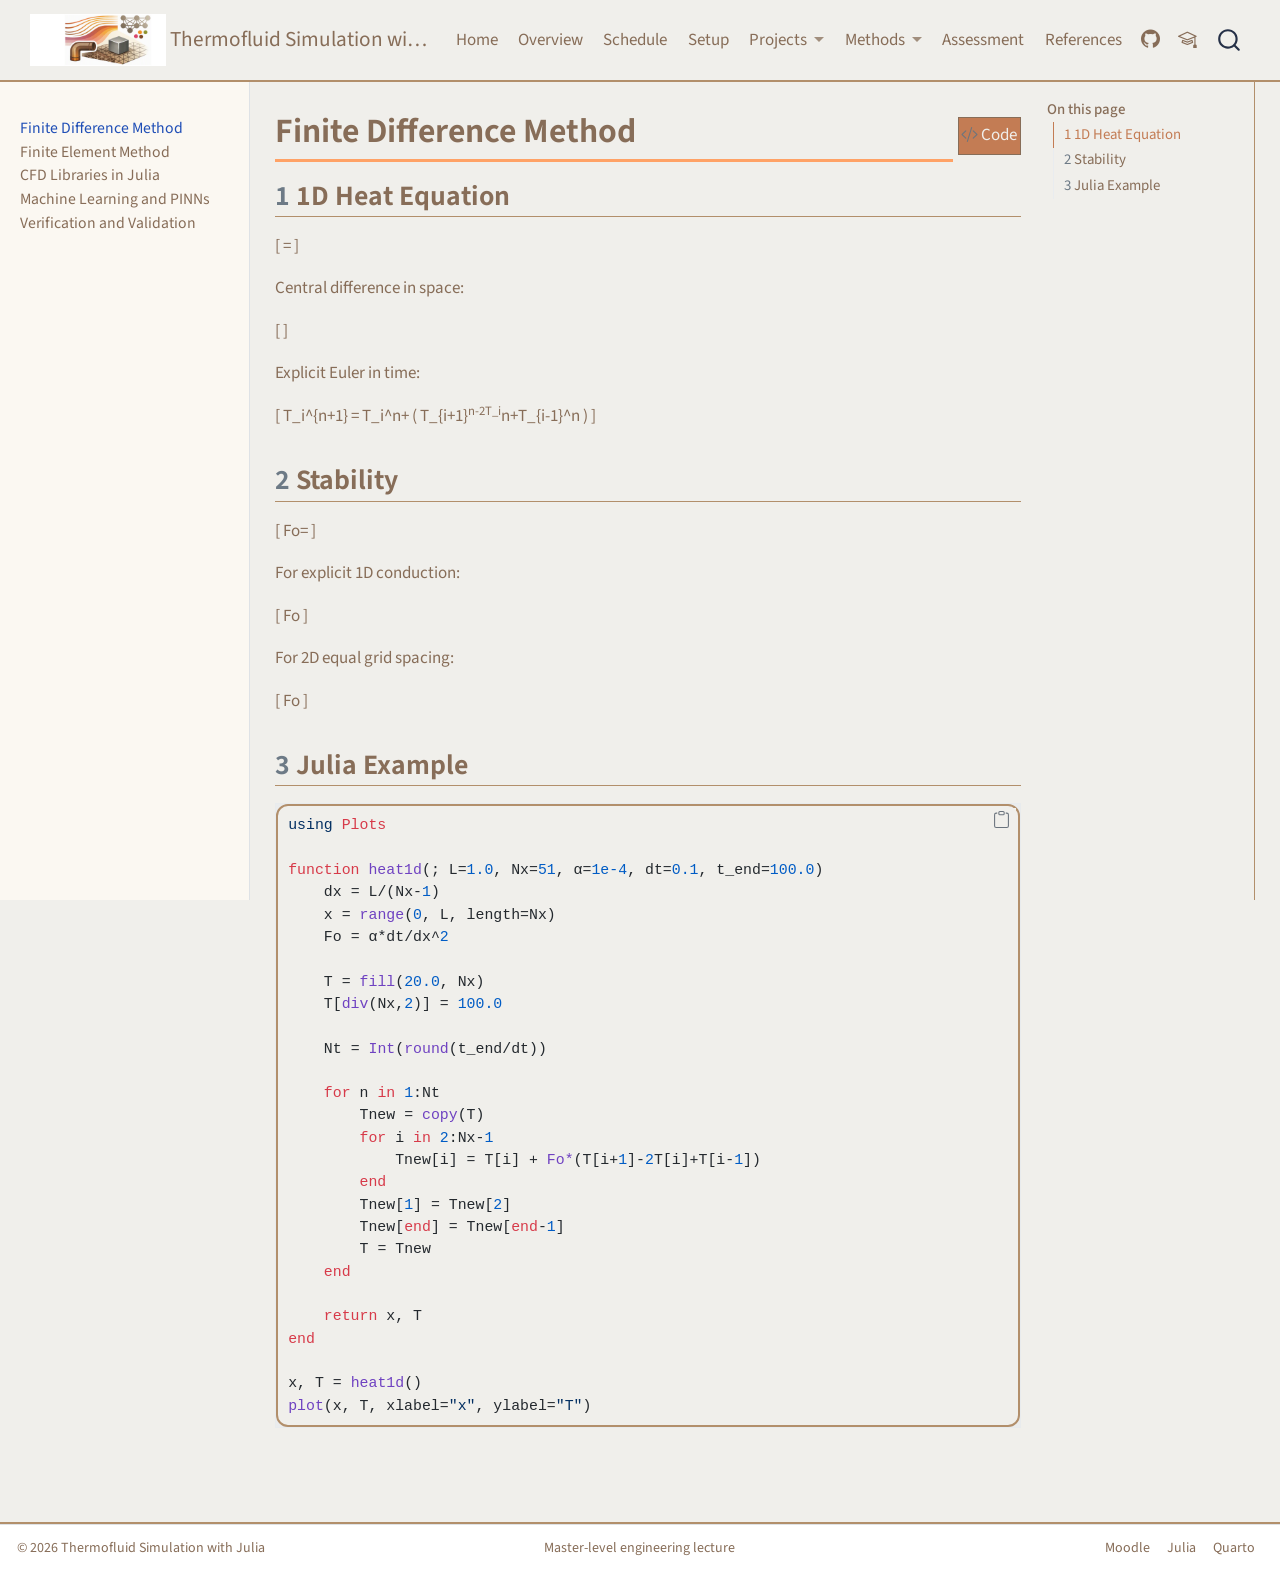
<file: methods/finite-difference.html>
<!DOCTYPE html>
<html xmlns="http://www.w3.org/1999/xhtml" lang="en" xml:lang="en"><head>

<meta charset="utf-8">
<meta name="generator" content="quarto-1.10.18">

<meta name="viewport" content="width=device-width, initial-scale=1.0, user-scalable=yes">


<title>Finite Difference Method – Thermofluid Simulation with Julia</title>
<style>
/* Default styles provided by pandoc.
** See https://pandoc.org/MANUAL.html#variables-for-html for config info.
*/
span.smallcaps{font-variant: small-caps;}
div.columns{display: flex; gap: 1.5em;}
div.column{flex: auto;}
@media screen {
div.columns{gap: min(4vw, 1.5em);}
div.column{overflow-x: auto;}
}
div.hanging-indent{margin-left: 1.5em; text-indent: -1.5em;}
ul.task-list{list-style: none;}
ul.task-list li input[type="checkbox"] {
  width: 0.8em;
  margin: 0 0.8em 0.2em -1em; /* quarto-specific, see https://github.com/quarto-dev/quarto-cli/issues/4556 */ 
  vertical-align: middle;
}
/* CSS for syntax highlighting */
html { -webkit-text-size-adjust: 100%; }
pre > code.sourceCode { white-space: pre; position: relative; }
pre > code.sourceCode > span { display: inline-block; line-height: 1.25; }
pre > code.sourceCode > span:empty { height: 1.2em; }
.sourceCode { overflow: visible; }
code.sourceCode > span { color: inherit; text-decoration: inherit; }
div.sourceCode { margin: 1em 0; }
pre.sourceCode { margin: 0; }
@media screen {
div.sourceCode { overflow: auto; }
}
@media print {
pre > code.sourceCode { white-space: pre-wrap; }
pre > code.sourceCode > span { text-indent: -5em; padding-left: 5em; }
}
pre.numberSource code
  { counter-reset: source-line 0; }
pre.numberSource code > span
  { position: relative; left: -4em; counter-increment: source-line; }
pre.numberSource code > span > a:first-child::before
  { content: counter(source-line);
    position: relative; left: -1em; text-align: right; vertical-align: baseline;
    border: none; display: inline-block;
    -webkit-touch-callout: none; -webkit-user-select: none;
    -khtml-user-select: none; -moz-user-select: none;
    -ms-user-select: none; user-select: none;
    padding: 0 4px; width: 4em;
  }
pre.numberSource { margin-left: 3em;  padding-left: 4px; }
div.sourceCode
  {   }
@media screen {
pre > code.sourceCode > span > a:first-child::before { text-decoration: underline; }
}
</style>


<script src="../site_libs/quarto-nav/quarto-nav.js"></script>
<script src="../site_libs/clipboard/clipboard.min.js"></script>
<script src="../site_libs/quarto-search/autocomplete.umd.js"></script>
<script src="../site_libs/quarto-search/fuse.min.js"></script>
<script src="../site_libs/quarto-search/quarto-search.js"></script>
<meta name="quarto:offset" content="../">
<link href="../assets/favicon.png" rel="icon" type="image/png">
<script src="../site_libs/quarto-html/quarto.js" type="module"></script>
<script src="../site_libs/quarto-html/tabsets/tabsets.js" type="module"></script>
<script src="../site_libs/quarto-html/popper.min.js"></script>
<script src="../site_libs/quarto-html/tippy.umd.min.js"></script>
<script src="../site_libs/quarto-html/anchor.min.js"></script>
<link href="../site_libs/quarto-html/tippy.css" rel="stylesheet">
<link href="../site_libs/quarto-html/quarto-syntax-highlighting-bb62276ab45c84d9efd712f51ff97b5a.css" rel="stylesheet" id="quarto-text-highlighting-styles">
<script src="../site_libs/bootstrap/bootstrap.min.js"></script>
<link href="../site_libs/bootstrap/bootstrap-icons.css" rel="stylesheet">
<link href="../site_libs/bootstrap/bootstrap-1e8badbd0cb5ac28dec3b9cb014a888b.min.css" rel="stylesheet" append-hash="true" id="quarto-bootstrap" data-mode="light">
<script id="quarto-search-options" type="application/json">{
  "location": "navbar",
  "copy-button": false,
  "collapse-after": 3,
  "panel-placement": "end",
  "type": "overlay",
  "limit": 50,
  "keyboard-shortcut": [
    "f",
    "/",
    "s"
  ],
  "show-item-context": false,
  "language": {
    "search-no-results-text": "No results",
    "search-matching-documents-text": "matching documents",
    "search-copy-link-title": "Copy link to search",
    "search-hide-matches-text": "Hide additional matches",
    "search-more-match-text": "more match in this document",
    "search-more-matches-text": "more matches in this document",
    "search-clear-button-title": "Clear",
    "search-text-placeholder": "",
    "search-detached-cancel-button-title": "Cancel",
    "search-submit-button-title": "Submit",
    "search-label": "Search"
  }
}</script>
<style>html{ scroll-behavior: smooth; }</style>


<link rel="stylesheet" href="../styles.css">
</head>

<body class="nav-sidebar docked nav-fixed quarto-light">

<div id="quarto-search-results"></div>
  <header id="quarto-header" class="headroom fixed-top">
    <nav class="navbar navbar-expand-lg " data-bs-theme="dark">
      <div class="navbar-container container-fluid">
      <div class="navbar-brand-container mx-auto">
    <a href="../index.html" class="navbar-brand navbar-brand-logo">
    <img src="../assets/logo-3x1.png" alt="Thermofluid Simulation with Julia course logo" class="navbar-logo light-content">
    <img src="../assets/logo-3x1.png" alt="Thermofluid Simulation with Julia course logo" class="navbar-logo dark-content">
    </a>
    <a class="navbar-brand" href="../index.html">
    <span class="navbar-title">Thermofluid Simulation with Julia</span>
    </a>
  </div>
            <div id="quarto-search" class="" title="Search"></div>
          <button class="navbar-toggler" type="button" data-bs-toggle="collapse" data-bs-target="#navbarCollapse" aria-controls="navbarCollapse" role="menu" aria-expanded="false" aria-label="Toggle navigation" onclick="if (window.quartoToggleHeadroom) { window.quartoToggleHeadroom(); }">
  <span class="navbar-toggler-icon"></span>
</button>
          <div class="collapse navbar-collapse" id="navbarCollapse">
            <ul class="navbar-nav navbar-nav-scroll me-auto">
  <li class="nav-item">
    <a class="nav-link" href="../index.html"> 
<span class="menu-text">Home</span></a>
  </li>  
  <li class="nav-item">
    <a class="nav-link" href="../overview.html"> 
<span class="menu-text">Overview</span></a>
  </li>  
  <li class="nav-item">
    <a class="nav-link" href="../schedule.html"> 
<span class="menu-text">Schedule</span></a>
  </li>  
  <li class="nav-item">
    <a class="nav-link" href="../setup.html"> 
<span class="menu-text">Setup</span></a>
  </li>  
  <li class="nav-item dropdown ">
    <a class="nav-link dropdown-toggle" href="#" id="nav-menu-projects" role="link" data-bs-toggle="dropdown" aria-expanded="false">
 <span class="menu-text">Projects</span>
    </a>
    <ul class="dropdown-menu" aria-labelledby="nav-menu-projects">    
        <li>
    <a class="dropdown-item" href="../projects/project-1-steel-cube.html">
 <span class="dropdown-text">Project 1: Steel Cube Cooling</span></a>
  </li>  
        <li>
    <a class="dropdown-item" href="../projects/project-2-coffee.html">
 <span class="dropdown-text">Project 2: Coffee Cooling</span></a>
  </li>  
        <li>
    <a class="dropdown-item" href="../projects/project-3-l-pipe.html">
 <span class="dropdown-text">Project 3: L-Shaped Pipe</span></a>
  </li>  
    </ul>
  </li>
  <li class="nav-item dropdown ">
    <a class="nav-link dropdown-toggle" href="#" id="nav-menu-methods" role="link" data-bs-toggle="dropdown" aria-expanded="false">
 <span class="menu-text">Methods</span>
    </a>
    <ul class="dropdown-menu" aria-labelledby="nav-menu-methods">    
        <li>
    <a class="dropdown-item" href="../methods/finite-difference.html">
 <span class="dropdown-text">Finite Difference</span></a>
  </li>  
        <li>
    <a class="dropdown-item" href="../methods/finite-element.html">
 <span class="dropdown-text">Finite Element Method</span></a>
  </li>  
        <li>
    <a class="dropdown-item" href="../methods/cfd-libraries.html">
 <span class="dropdown-text">CFD Libraries in Julia</span></a>
  </li>  
        <li>
    <a class="dropdown-item" href="../methods/ml-pinns.html">
 <span class="dropdown-text">ML and PINNs</span></a>
  </li>  
        <li>
    <a class="dropdown-item" href="../methods/verification-validation.html">
 <span class="dropdown-text">Verification &amp; Validation</span></a>
  </li>  
    </ul>
  </li>
  <li class="nav-item">
    <a class="nav-link" href="../assessment.html"> 
<span class="menu-text">Assessment</span></a>
  </li>  
  <li class="nav-item">
    <a class="nav-link" href="../references.html"> 
<span class="menu-text">References</span></a>
  </li>  
</ul>
            <ul class="navbar-nav navbar-nav-scroll ms-auto">
  <li class="nav-item compact">
    <a class="nav-link" href="https://github.com/inys/thermofluids-julia-course"> <i class="bi bi-github" role="img" aria-label="GitHub repository">
</i> 
<span class="menu-text"></span></a>
  </li>  
  <li class="nav-item compact">
    <a class="nav-link" href="https://moodle.unileoben.ac.at/course/view.php?id=7923"> <i class="bi bi-mortarboard" role="img" aria-label="Moodle course">
</i> 
<span class="menu-text"></span></a>
  </li>  
</ul>
          </div> <!-- /navcollapse -->
            <div class="quarto-navbar-tools">
</div>
      </div> <!-- /container-fluid -->
    </nav>
  <nav class="quarto-secondary-nav">
    <div class="container-fluid d-flex">
      <button type="button" class="quarto-btn-toggle btn" data-bs-toggle="collapse" role="button" data-bs-target=".quarto-sidebar-collapse-item" aria-controls="quarto-sidebar" aria-expanded="false" aria-label="Toggle sidebar navigation" onclick="if (window.quartoToggleHeadroom) { window.quartoToggleHeadroom(); }">
        <i class="bi bi-layout-text-sidebar-reverse"></i>
      </button>
        <nav class="quarto-page-breadcrumbs" aria-label="breadcrumb"><ol class="breadcrumb"><li class="breadcrumb-item"><a href="../methods/finite-difference.html">Finite Difference Method</a></li></ol></nav>
        <a class="flex-grow-1" role="navigation" data-bs-toggle="collapse" data-bs-target=".quarto-sidebar-collapse-item" aria-controls="quarto-sidebar" aria-expanded="false" aria-label="Toggle sidebar navigation" onclick="if (window.quartoToggleHeadroom) { window.quartoToggleHeadroom(); }">      
        </a>
    </div>
  </nav>
</header>
<!-- content -->
<div id="quarto-content" class="quarto-container page-columns page-rows-contents page-layout-article page-navbar">
<!-- sidebar -->
  <nav id="quarto-sidebar" class="sidebar collapse collapse-horizontal quarto-sidebar-collapse-item sidebar-navigation docked overflow-auto">
    <div class="sidebar-menu-container"> 
    <ul class="list-unstyled mt-1">
        <li class="sidebar-item">
  <div class="sidebar-item-container"> 
  <a href="../methods/finite-difference.html" class="sidebar-item-text sidebar-link active">
 <span class="menu-text">Finite Difference Method</span></a>
  </div>
</li>
        <li class="sidebar-item">
  <div class="sidebar-item-container"> 
  <a href="../methods/finite-element.html" class="sidebar-item-text sidebar-link">
 <span class="menu-text">Finite Element Method</span></a>
  </div>
</li>
        <li class="sidebar-item">
  <div class="sidebar-item-container"> 
  <a href="../methods/cfd-libraries.html" class="sidebar-item-text sidebar-link">
 <span class="menu-text">CFD Libraries in Julia</span></a>
  </div>
</li>
        <li class="sidebar-item">
  <div class="sidebar-item-container"> 
  <a href="../methods/ml-pinns.html" class="sidebar-item-text sidebar-link">
 <span class="menu-text">Machine Learning and PINNs</span></a>
  </div>
</li>
        <li class="sidebar-item">
  <div class="sidebar-item-container"> 
  <a href="../methods/verification-validation.html" class="sidebar-item-text sidebar-link">
 <span class="menu-text">Verification and Validation</span></a>
  </div>
</li>
    </ul>
    </div>
</nav>
<div id="quarto-sidebar-glass" class="quarto-sidebar-collapse-item" data-bs-toggle="collapse" data-bs-target=".quarto-sidebar-collapse-item"></div>
<!-- margin-sidebar -->
    <div id="quarto-margin-sidebar" class="sidebar margin-sidebar">
        <nav id="TOC" role="doc-toc" class="toc-active">
    <h2 id="toc-title">On this page</h2>
   
  <ul>
  <li><a href="#d-heat-equation" id="toc-d-heat-equation" class="nav-link active" data-scroll-target="#d-heat-equation"><span class="header-section-number">1</span> 1D Heat Equation</a></li>
  <li><a href="#stability" id="toc-stability" class="nav-link" data-scroll-target="#stability"><span class="header-section-number">2</span> Stability</a></li>
  <li><a href="#julia-example" id="toc-julia-example" class="nav-link" data-scroll-target="#julia-example"><span class="header-section-number">3</span> Julia Example</a></li>
  </ul>
</nav>
    </div>
<!-- main -->
<main class="content" id="quarto-document-content">

<header id="title-block-header" class="quarto-title-block default">
<div class="quarto-title">
<div class="quarto-title-block"><div><h1 class="title">Finite Difference Method</h1><button type="button" class="btn code-tools-button" id="quarto-code-tools-source"><i class="bi"></i> Code</button></div></div>
</div>



<div class="quarto-title-meta">

    
  
    
  </div>
  


</header>


<section id="d-heat-equation" class="level2" data-number="1">
<h2 data-number="1" class="anchored" data-anchor-id="d-heat-equation"><span class="header-section-number">1</span> 1D Heat Equation</h2>
<p>[ = ]</p>
<p>Central difference in space:</p>
<p>[ ]</p>
<p>Explicit Euler in time:</p>
<p>[ T_i^{n+1} = T_i^n+ ( T_{i+1}<sup>n-2T_i</sup>n+T_{i-1}^n ) ]</p>
</section>
<section id="stability" class="level2" data-number="2">
<h2 data-number="2" class="anchored" data-anchor-id="stability"><span class="header-section-number">2</span> Stability</h2>
<p>[ Fo= ]</p>
<p>For explicit 1D conduction:</p>
<p>[ Fo ]</p>
<p>For 2D equal grid spacing:</p>
<p>[ Fo ]</p>
</section>
<section id="julia-example" class="level2" data-number="3">
<h2 data-number="3" class="anchored" data-anchor-id="julia-example"><span class="header-section-number">3</span> Julia Example</h2>
<div class="code-copy-outer-scaffold"><div class="sourceCode" id="cb1"><pre class="sourceCode julia code-with-copy"><code class="sourceCode julia"><span id="cb1-1"><a href="#cb1-1" aria-hidden="true" tabindex="-1"></a><span class="im">using</span> <span class="bu">Plots</span></span>
<span id="cb1-2"><a href="#cb1-2" aria-hidden="true" tabindex="-1"></a></span>
<span id="cb1-3"><a href="#cb1-3" aria-hidden="true" tabindex="-1"></a><span class="kw">function</span> <span class="fu">heat1d</span>(; L<span class="op">=</span><span class="fl">1.0</span>, Nx<span class="op">=</span><span class="fl">51</span>, α<span class="op">=</span><span class="fl">1e-4</span>, dt<span class="op">=</span><span class="fl">0.1</span>, t_end<span class="op">=</span><span class="fl">100.0</span>)</span>
<span id="cb1-4"><a href="#cb1-4" aria-hidden="true" tabindex="-1"></a>    dx <span class="op">=</span> L<span class="op">/</span>(Nx<span class="op">-</span><span class="fl">1</span>)</span>
<span id="cb1-5"><a href="#cb1-5" aria-hidden="true" tabindex="-1"></a>    x <span class="op">=</span> <span class="fu">range</span>(<span class="fl">0</span>, L, length<span class="op">=</span>Nx)</span>
<span id="cb1-6"><a href="#cb1-6" aria-hidden="true" tabindex="-1"></a>    Fo <span class="op">=</span> α<span class="op">*</span>dt<span class="op">/</span>dx<span class="op">^</span><span class="fl">2</span></span>
<span id="cb1-7"><a href="#cb1-7" aria-hidden="true" tabindex="-1"></a></span>
<span id="cb1-8"><a href="#cb1-8" aria-hidden="true" tabindex="-1"></a>    T <span class="op">=</span> <span class="fu">fill</span>(<span class="fl">20.0</span>, Nx)</span>
<span id="cb1-9"><a href="#cb1-9" aria-hidden="true" tabindex="-1"></a>    T[<span class="fu">div</span>(Nx,<span class="fl">2</span>)] <span class="op">=</span> <span class="fl">100.0</span></span>
<span id="cb1-10"><a href="#cb1-10" aria-hidden="true" tabindex="-1"></a></span>
<span id="cb1-11"><a href="#cb1-11" aria-hidden="true" tabindex="-1"></a>    Nt <span class="op">=</span> <span class="fu">Int</span>(<span class="fu">round</span>(t_end<span class="op">/</span>dt))</span>
<span id="cb1-12"><a href="#cb1-12" aria-hidden="true" tabindex="-1"></a></span>
<span id="cb1-13"><a href="#cb1-13" aria-hidden="true" tabindex="-1"></a>    <span class="cf">for</span> n <span class="kw">in</span> <span class="fl">1</span><span class="op">:</span>Nt</span>
<span id="cb1-14"><a href="#cb1-14" aria-hidden="true" tabindex="-1"></a>        Tnew <span class="op">=</span> <span class="fu">copy</span>(T)</span>
<span id="cb1-15"><a href="#cb1-15" aria-hidden="true" tabindex="-1"></a>        <span class="cf">for</span> i <span class="kw">in</span> <span class="fl">2</span><span class="op">:</span>Nx<span class="op">-</span><span class="fl">1</span></span>
<span id="cb1-16"><a href="#cb1-16" aria-hidden="true" tabindex="-1"></a>            Tnew[i] <span class="op">=</span> T[i] <span class="op">+</span> <span class="fu">Fo*</span>(T[i<span class="op">+</span><span class="fl">1</span>]<span class="op">-</span><span class="fl">2</span>T[i]<span class="op">+</span>T[i<span class="op">-</span><span class="fl">1</span>])</span>
<span id="cb1-17"><a href="#cb1-17" aria-hidden="true" tabindex="-1"></a>        <span class="cf">end</span></span>
<span id="cb1-18"><a href="#cb1-18" aria-hidden="true" tabindex="-1"></a>        Tnew[<span class="fl">1</span>] <span class="op">=</span> Tnew[<span class="fl">2</span>]</span>
<span id="cb1-19"><a href="#cb1-19" aria-hidden="true" tabindex="-1"></a>        Tnew[<span class="kw">end</span>] <span class="op">=</span> Tnew[<span class="kw">end</span><span class="op">-</span><span class="fl">1</span>]</span>
<span id="cb1-20"><a href="#cb1-20" aria-hidden="true" tabindex="-1"></a>        T <span class="op">=</span> Tnew</span>
<span id="cb1-21"><a href="#cb1-21" aria-hidden="true" tabindex="-1"></a>    <span class="cf">end</span></span>
<span id="cb1-22"><a href="#cb1-22" aria-hidden="true" tabindex="-1"></a></span>
<span id="cb1-23"><a href="#cb1-23" aria-hidden="true" tabindex="-1"></a>    <span class="cf">return</span> x, T</span>
<span id="cb1-24"><a href="#cb1-24" aria-hidden="true" tabindex="-1"></a><span class="kw">end</span></span>
<span id="cb1-25"><a href="#cb1-25" aria-hidden="true" tabindex="-1"></a></span>
<span id="cb1-26"><a href="#cb1-26" aria-hidden="true" tabindex="-1"></a>x, T <span class="op">=</span> <span class="fu">heat1d</span>()</span>
<span id="cb1-27"><a href="#cb1-27" aria-hidden="true" tabindex="-1"></a><span class="fu">plot</span>(x, T, xlabel<span class="op">=</span><span class="st">"x"</span>, ylabel<span class="op">=</span><span class="st">"T"</span>)</span></code></pre></div><button title="Copy to Clipboard" class="code-copy-button"><i class="bi"></i></button></div>


<!-- -->

</section>

</main> <!-- /main -->
<script id="quarto-html-after-body" type="application/javascript">
  window.document.addEventListener("DOMContentLoaded", function (event) {
    const icon = "";
    const anchorJS = new window.AnchorJS();
    anchorJS.options = {
      placement: 'right',
      icon: icon
    };
    anchorJS.add('.anchored');
    const isCodeAnnotation = (el) => {
      for (const clz of el.classList) {
        if (clz.startsWith('code-annotation-')) {                     
          return true;
        }
      }
      return false;
    }
    const onCopySuccess = function(e) {
      // button target
      const button = e.trigger;
      // don't keep focus
      button.blur();
      // flash "checked"
      button.classList.add('code-copy-button-checked');
      var currentTitle = button.getAttribute("title");
      button.setAttribute("title", "Copied!");
      let tooltip;
      if (window.bootstrap) {
        button.setAttribute("data-bs-toggle", "tooltip");
        button.setAttribute("data-bs-placement", "left");
        button.setAttribute("data-bs-title", "Copied!");
        tooltip = new bootstrap.Tooltip(button, 
          { trigger: "manual", 
            customClass: "code-copy-button-tooltip",
            offset: [0, -8]});
        tooltip.show();    
      }
      setTimeout(function() {
        if (tooltip) {
          tooltip.hide();
          button.removeAttribute("data-bs-title");
          button.removeAttribute("data-bs-toggle");
          button.removeAttribute("data-bs-placement");
        }
        button.setAttribute("title", currentTitle);
        button.classList.remove('code-copy-button-checked');
      }, 1000);
      // clear code selection
      e.clearSelection();
    }
    const getTextToCopy = function(trigger) {
      const outerScaffold = trigger.parentElement.cloneNode(true);
      const codeEl = outerScaffold.querySelector('code');
      for (const childEl of codeEl.children) {
        if (isCodeAnnotation(childEl)) {
          childEl.remove();
        }
      }
      return codeEl.innerText;
    }
    const clipboard = new window.ClipboardJS('.code-copy-button:not([data-in-quarto-modal])', {
      text: getTextToCopy
    });
    clipboard.on('success', onCopySuccess);
    if (window.document.getElementById('quarto-embedded-source-code-modal')) {
      const clipboardModal = new window.ClipboardJS('.code-copy-button[data-in-quarto-modal]', {
        text: getTextToCopy,
        container: window.document.getElementById('quarto-embedded-source-code-modal')
      });
      clipboardModal.on('success', onCopySuccess);
    }
    const viewSource = window.document.getElementById('quarto-view-source') ||
                       window.document.getElementById('quarto-code-tools-source');
    if (viewSource) {
      const sourceUrl = viewSource.getAttribute("data-quarto-source-url");
      viewSource.addEventListener("click", function(e) {
        if (sourceUrl) {
          // rstudio viewer pane
          if (/\bcapabilities=\b/.test(window.location)) {
            window.open(sourceUrl);
          } else {
            window.location.href = sourceUrl;
          }
        } else {
          const modal = new bootstrap.Modal(document.getElementById('quarto-embedded-source-code-modal'));
          modal.show();
        }
        return false;
      });
    }
    function toggleCodeHandler(show) {
      return function(e) {
        const cellDetails = window.document.querySelectorAll(".cell details.code-fold");
        for (let i=0; i<cellDetails.length; i++) {
          const details = cellDetails[i];
          if (show) {
            details.open = true;
          } else {
            details.removeAttribute("open");
          }
        }
        const cellCodeDivs = window.document.querySelectorAll(".cell div.sourceCode.cell-code");
        const fromCls = show ? "hidden" : "unhidden";
        const toCls = show ? "unhidden" : "hidden";
        for (let i=0; i<cellCodeDivs.length; i++) {
          const codeDiv = cellCodeDivs[i];
          if (codeDiv.classList.contains(fromCls)) {
            codeDiv.classList.remove(fromCls);
            codeDiv.classList.add(toCls);
          } 
        }
        return false;
      }
    }
    const hideAllCode = window.document.getElementById("quarto-hide-all-code");
    if (hideAllCode) {
      hideAllCode.addEventListener("click", toggleCodeHandler(false));
    }
    const showAllCode = window.document.getElementById("quarto-show-all-code");
    if (showAllCode) {
      showAllCode.addEventListener("click", toggleCodeHandler(true));
    }
      var localhostRegex = new RegExp(/^(?:http|https):\/\/localhost\:?[0-9]*\//);
      var mailtoRegex = new RegExp(/^mailto:/);
        var filterRegex = new RegExp("https:\/\/inys\.github\.io\/thermofluids-julia-course\/");
      var isInternal = (href) => {
          return filterRegex.test(href) || localhostRegex.test(href) || mailtoRegex.test(href);
      }
      // Inspect non-navigation links and adorn them if external
     var links = window.document.querySelectorAll('a[href]:not(.nav-link):not(.navbar-brand):not(.toc-action):not(.sidebar-link):not(.sidebar-item-toggle):not(.pagination-link):not(.no-external):not([aria-hidden]):not(.dropdown-item):not(.quarto-navigation-tool):not(.about-link)');
      for (var i=0; i<links.length; i++) {
        const link = links[i];
        if (!isInternal(link.href)) {
          // undo the damage that might have been done by quarto-nav.js in the case of
          // links that we want to consider external
          if (link.dataset.originalHref !== undefined) {
            link.href = link.dataset.originalHref;
          }
            // target, if specified
            link.setAttribute("target", "_blank");
            if (link.getAttribute("rel") === null) {
              link.setAttribute("rel", "noopener");
            }
        }
      }
    function tippyHover(el, contentFn, onTriggerFn, onUntriggerFn) {
      const config = {
        allowHTML: true,
        maxWidth: 500,
        delay: 100,
        arrow: false,
        appendTo: function(el) {
            return el.parentElement;
        },
        interactive: true,
        interactiveBorder: 10,
        theme: 'quarto',
        placement: 'bottom-start',
      };
      if (contentFn) {
        config.content = contentFn;
      }
      if (onTriggerFn) {
        config.onTrigger = onTriggerFn;
      }
      if (onUntriggerFn) {
        config.onUntrigger = onUntriggerFn;
      }
      window.tippy(el, config); 
    }
    const noterefs = window.document.querySelectorAll('a[role="doc-noteref"]');
    for (var i=0; i<noterefs.length; i++) {
      const ref = noterefs[i];
      tippyHover(ref, function() {
        // use id or data attribute instead here
        let href = ref.getAttribute('data-footnote-href') || ref.getAttribute('href');
        try { href = new URL(href).hash; } catch {}
        const id = href.replace(/^#\/?/, "");
        const note = window.document.getElementById(id);
        if (note) {
          return note.innerHTML;
        } else {
          return "";
        }
      });
    }
    const xrefs = window.document.querySelectorAll('a.quarto-xref');
    const processXRef = (id, note) => {
      // Strip column container classes
      const stripColumnClz = (el) => {
        el.classList.remove("page-full", "page-columns");
        if (el.children) {
          for (const child of el.children) {
            stripColumnClz(child);
          }
        }
      }
      stripColumnClz(note)
      if (id === null || id.startsWith('sec-')) {
        // Special case sections, only their first couple elements
        const container = document.createElement("div");
        if (note.children && note.children.length > 2) {
          container.appendChild(note.children[0].cloneNode(true));
          for (let i = 1; i < note.children.length; i++) {
            const child = note.children[i];
            if (child.tagName === "P" && child.innerText === "") {
              continue;
            } else {
              container.appendChild(child.cloneNode(true));
              break;
            }
          }
          if (window.Quarto?.typesetMath) {
            window.Quarto.typesetMath(container);
          }
          return container.innerHTML
        } else {
          if (window.Quarto?.typesetMath) {
            window.Quarto.typesetMath(note);
          }
          return note.innerHTML;
        }
      } else {
        // Remove any anchor links if they are present
        const anchorLink = note.querySelector('a.anchorjs-link');
        if (anchorLink) {
          anchorLink.remove();
        }
        if (window.Quarto?.typesetMath) {
          window.Quarto.typesetMath(note);
        }
        if (note.classList.contains("callout")) {
          return note.outerHTML;
        } else {
          return note.innerHTML;
        }
      }
    }
    for (var i=0; i<xrefs.length; i++) {
      const xref = xrefs[i];
      tippyHover(xref, undefined, function(instance) {
        instance.disable();
        let url = xref.getAttribute('href');
        let hash = undefined; 
        if (url.startsWith('#')) {
          hash = url;
        } else {
          try { hash = new URL(url).hash; } catch {}
        }
        if (hash) {
          const id = hash.replace(/^#\/?/, "");
          const note = window.document.getElementById(id);
          if (note !== null) {
            try {
              const html = processXRef(id, note.cloneNode(true));
              instance.setContent(html);
            } finally {
              instance.enable();
              instance.show();
            }
          } else {
            // See if we can fetch this
            fetch(url.split('#')[0])
            .then(res => res.text())
            .then(html => {
              const parser = new DOMParser();
              const htmlDoc = parser.parseFromString(html, "text/html");
              const note = htmlDoc.getElementById(id);
              if (note !== null) {
                const html = processXRef(id, note);
                instance.setContent(html);
              } 
            }).finally(() => {
              instance.enable();
              instance.show();
            });
          }
        } else {
          // See if we can fetch a full url (with no hash to target)
          // This is a special case and we should probably do some content thinning / targeting
          fetch(url)
          .then(res => res.text())
          .then(html => {
            const parser = new DOMParser();
            const htmlDoc = parser.parseFromString(html, "text/html");
            const note = htmlDoc.querySelector('main.content');
            if (note !== null) {
              // This should only happen for chapter cross references
              // (since there is no id in the URL)
              // remove the first header
              if (note.children.length > 0 && note.children[0].tagName === "HEADER") {
                note.children[0].remove();
              }
              const html = processXRef(null, note);
              instance.setContent(html);
            } 
          }).finally(() => {
            instance.enable();
            instance.show();
          });
        }
      }, function(instance) {
      });
    }
        let selectedAnnoteEl;
        const selectorForAnnotation = ( cell, annotation) => {
          let cellAttr = 'data-code-cell="' + cell + '"';
          let lineAttr = 'data-code-annotation="' +  annotation + '"';
          const selector = 'span[' + cellAttr + '][' + lineAttr + ']';
          return selector;
        }
        const selectCodeLines = (annoteEl) => {
          const doc = window.document;
          const targetCell = annoteEl.getAttribute("data-target-cell");
          const targetAnnotation = annoteEl.getAttribute("data-target-annotation");
          const annoteSpan = window.document.querySelector(selectorForAnnotation(targetCell, targetAnnotation));
          const lines = annoteSpan.getAttribute("data-code-lines").split(",");
          const lineIds = lines.map((line) => {
            return targetCell + "-" + line;
          })
          let top = null;
          let height = null;
          let parent = null;
          if (lineIds.length > 0) {
              //compute the position of the single el (top and bottom and make a div)
              const el = window.document.getElementById(lineIds[0]);
              top = el.offsetTop;
              height = el.offsetHeight;
              parent = el.parentElement.parentElement;
            if (lineIds.length > 1) {
              const lastEl = window.document.getElementById(lineIds[lineIds.length - 1]);
              const bottom = lastEl.offsetTop + lastEl.offsetHeight;
              height = bottom - top;
            }
            if (top !== null && height !== null && parent !== null) {
              // cook up a div (if necessary) and position it 
              let div = window.document.getElementById("code-annotation-line-highlight");
              if (div === null) {
                div = window.document.createElement("div");
                div.setAttribute("id", "code-annotation-line-highlight");
                div.style.position = 'absolute';
                parent.appendChild(div);
              }
              div.style.top = top - 2 + "px";
              div.style.height = height + 4 + "px";
              div.style.left = 0;
              let gutterDiv = window.document.getElementById("code-annotation-line-highlight-gutter");
              if (gutterDiv === null) {
                gutterDiv = window.document.createElement("div");
                gutterDiv.setAttribute("id", "code-annotation-line-highlight-gutter");
                gutterDiv.style.position = 'absolute';
                const codeCell = window.document.getElementById(targetCell);
                const gutter = codeCell.querySelector('.code-annotation-gutter');
                gutter.appendChild(gutterDiv);
              }
              gutterDiv.style.top = top - 2 + "px";
              gutterDiv.style.height = height + 4 + "px";
            }
            selectedAnnoteEl = annoteEl;
          }
        };
        const unselectCodeLines = () => {
          const elementsIds = ["code-annotation-line-highlight", "code-annotation-line-highlight-gutter"];
          elementsIds.forEach((elId) => {
            const div = window.document.getElementById(elId);
            if (div) {
              div.remove();
            }
          });
          selectedAnnoteEl = undefined;
        };
          // Handle positioning of the toggle
      window.addEventListener(
        "resize",
        throttle(() => {
          elRect = undefined;
          if (selectedAnnoteEl) {
            selectCodeLines(selectedAnnoteEl);
          }
        }, 10)
      );
      function throttle(fn, ms) {
      let throttle = false;
      let timer;
        return (...args) => {
          if(!throttle) { // first call gets through
              fn.apply(this, args);
              throttle = true;
          } else { // all the others get throttled
              if(timer) clearTimeout(timer); // cancel #2
              timer = setTimeout(() => {
                fn.apply(this, args);
                timer = throttle = false;
              }, ms);
          }
        };
      }
        // Attach click handler to the DT
        const annoteDls = window.document.querySelectorAll('dt[data-target-cell]');
        for (const annoteDlNode of annoteDls) {
          annoteDlNode.addEventListener('click', (event) => {
            const clickedEl = event.target;
            if (clickedEl !== selectedAnnoteEl) {
              unselectCodeLines();
              const activeEl = window.document.querySelector('dt[data-target-cell].code-annotation-active');
              if (activeEl) {
                activeEl.classList.remove('code-annotation-active');
              }
              selectCodeLines(clickedEl);
              clickedEl.classList.add('code-annotation-active');
            } else {
              // Unselect the line
              unselectCodeLines();
              clickedEl.classList.remove('code-annotation-active');
            }
          });
        }
    const findCites = (el) => {
      const parentEl = el.parentElement;
      if (parentEl) {
        const cites = parentEl.dataset.cites;
        if (cites) {
          return {
            el,
            cites: cites.split(' ')
          };
        } else {
          return findCites(el.parentElement)
        }
      } else {
        return undefined;
      }
    };
    var bibliorefs = window.document.querySelectorAll('a[role="doc-biblioref"]');
    for (var i=0; i<bibliorefs.length; i++) {
      const ref = bibliorefs[i];
      const citeInfo = findCites(ref);
      if (citeInfo) {
        tippyHover(citeInfo.el, function() {
          var popup = window.document.createElement('div');
          citeInfo.cites.forEach(function(cite) {
            var citeDiv = window.document.createElement('div');
            citeDiv.classList.add('hanging-indent');
            citeDiv.classList.add('csl-entry');
            var biblioDiv = window.document.getElementById('ref-' + cite);
            if (biblioDiv) {
              citeDiv.innerHTML = biblioDiv.innerHTML;
            }
            popup.appendChild(citeDiv);
          });
          return popup.innerHTML;
        });
      }
    }
  });
  </script><div class="modal fade" id="quarto-embedded-source-code-modal" tabindex="-1" aria-labelledby="quarto-embedded-source-code-modal-label" aria-hidden="true"><div class="modal-dialog modal-dialog-scrollable"><div class="modal-content"><div class="modal-header"><h5 class="modal-title" id="quarto-embedded-source-code-modal-label">Source Code</h5><button class="btn-close" data-bs-dismiss="modal"></button></div><div class="modal-body"><div class="">
<div class="code-copy-outer-scaffold"><div class="sourceCode" id="cb2" data-shortcodes="false"><pre class="sourceCode markdown code-with-copy"><code class="sourceCode markdown"><span id="cb2-1"><a href="#cb2-1" aria-hidden="true" tabindex="-1"></a><span class="co">---</span></span>
<span id="cb2-2"><a href="#cb2-2" aria-hidden="true" tabindex="-1"></a><span class="an">title:</span><span class="co"> "Finite Difference Method"</span></span>
<span id="cb2-3"><a href="#cb2-3" aria-hidden="true" tabindex="-1"></a><span class="co">---</span></span>
<span id="cb2-4"><a href="#cb2-4" aria-hidden="true" tabindex="-1"></a></span>
<span id="cb2-5"><a href="#cb2-5" aria-hidden="true" tabindex="-1"></a><span class="fu">## 1D Heat Equation</span></span>
<span id="cb2-6"><a href="#cb2-6" aria-hidden="true" tabindex="-1"></a></span>
<span id="cb2-7"><a href="#cb2-7" aria-hidden="true" tabindex="-1"></a><span class="sc">\[</span></span>
<span id="cb2-8"><a href="#cb2-8" aria-hidden="true" tabindex="-1"></a>\frac{\partial T}{\partial t}</span>
<span id="cb2-9"><a href="#cb2-9" aria-hidden="true" tabindex="-1"></a>=</span>
<span id="cb2-10"><a href="#cb2-10" aria-hidden="true" tabindex="-1"></a>\alpha\frac{\partial^2T}{\partial x^2}</span>
<span id="cb2-11"><a href="#cb2-11" aria-hidden="true" tabindex="-1"></a><span class="sc">\]</span></span>
<span id="cb2-12"><a href="#cb2-12" aria-hidden="true" tabindex="-1"></a></span>
<span id="cb2-13"><a href="#cb2-13" aria-hidden="true" tabindex="-1"></a>Central difference in space:</span>
<span id="cb2-14"><a href="#cb2-14" aria-hidden="true" tabindex="-1"></a></span>
<span id="cb2-15"><a href="#cb2-15" aria-hidden="true" tabindex="-1"></a><span class="sc">\[</span></span>
<span id="cb2-16"><a href="#cb2-16" aria-hidden="true" tabindex="-1"></a>\frac{\partial^2T}{\partial x^2}</span>
<span id="cb2-17"><a href="#cb2-17" aria-hidden="true" tabindex="-1"></a>\approx</span>
<span id="cb2-18"><a href="#cb2-18" aria-hidden="true" tabindex="-1"></a>\frac{T_{i+1}-2T_i+T_{i-1}}{\Delta x^2}</span>
<span id="cb2-19"><a href="#cb2-19" aria-hidden="true" tabindex="-1"></a><span class="sc">\]</span></span>
<span id="cb2-20"><a href="#cb2-20" aria-hidden="true" tabindex="-1"></a></span>
<span id="cb2-21"><a href="#cb2-21" aria-hidden="true" tabindex="-1"></a>Explicit Euler in time:</span>
<span id="cb2-22"><a href="#cb2-22" aria-hidden="true" tabindex="-1"></a></span>
<span id="cb2-23"><a href="#cb2-23" aria-hidden="true" tabindex="-1"></a><span class="sc">\[</span></span>
<span id="cb2-24"><a href="#cb2-24" aria-hidden="true" tabindex="-1"></a>T_i^{n+1}</span>
<span id="cb2-25"><a href="#cb2-25" aria-hidden="true" tabindex="-1"></a>=</span>
<span id="cb2-26"><a href="#cb2-26" aria-hidden="true" tabindex="-1"></a>T_i^n+</span>
<span id="cb2-27"><a href="#cb2-27" aria-hidden="true" tabindex="-1"></a>\frac{\alpha\Delta t}{\Delta x^2}</span>
<span id="cb2-28"><a href="#cb2-28" aria-hidden="true" tabindex="-1"></a>\left(</span>
<span id="cb2-29"><a href="#cb2-29" aria-hidden="true" tabindex="-1"></a>T_{i+1}^n-2T_i^n+T_{i-1}^n</span>
<span id="cb2-30"><a href="#cb2-30" aria-hidden="true" tabindex="-1"></a>\right)</span>
<span id="cb2-31"><a href="#cb2-31" aria-hidden="true" tabindex="-1"></a><span class="sc">\]</span></span>
<span id="cb2-32"><a href="#cb2-32" aria-hidden="true" tabindex="-1"></a></span>
<span id="cb2-33"><a href="#cb2-33" aria-hidden="true" tabindex="-1"></a><span class="fu">## Stability</span></span>
<span id="cb2-34"><a href="#cb2-34" aria-hidden="true" tabindex="-1"></a></span>
<span id="cb2-35"><a href="#cb2-35" aria-hidden="true" tabindex="-1"></a><span class="sc">\[</span></span>
<span id="cb2-36"><a href="#cb2-36" aria-hidden="true" tabindex="-1"></a>Fo=\frac{\alpha\Delta t}{\Delta x^2}</span>
<span id="cb2-37"><a href="#cb2-37" aria-hidden="true" tabindex="-1"></a><span class="sc">\]</span></span>
<span id="cb2-38"><a href="#cb2-38" aria-hidden="true" tabindex="-1"></a></span>
<span id="cb2-39"><a href="#cb2-39" aria-hidden="true" tabindex="-1"></a>For explicit 1D conduction:</span>
<span id="cb2-40"><a href="#cb2-40" aria-hidden="true" tabindex="-1"></a></span>
<span id="cb2-41"><a href="#cb2-41" aria-hidden="true" tabindex="-1"></a><span class="sc">\[</span></span>
<span id="cb2-42"><a href="#cb2-42" aria-hidden="true" tabindex="-1"></a>Fo\leq\frac{1}{2}</span>
<span id="cb2-43"><a href="#cb2-43" aria-hidden="true" tabindex="-1"></a><span class="sc">\]</span></span>
<span id="cb2-44"><a href="#cb2-44" aria-hidden="true" tabindex="-1"></a></span>
<span id="cb2-45"><a href="#cb2-45" aria-hidden="true" tabindex="-1"></a>For 2D equal grid spacing:</span>
<span id="cb2-46"><a href="#cb2-46" aria-hidden="true" tabindex="-1"></a></span>
<span id="cb2-47"><a href="#cb2-47" aria-hidden="true" tabindex="-1"></a><span class="sc">\[</span></span>
<span id="cb2-48"><a href="#cb2-48" aria-hidden="true" tabindex="-1"></a>Fo\leq\frac{1}{4}</span>
<span id="cb2-49"><a href="#cb2-49" aria-hidden="true" tabindex="-1"></a><span class="sc">\]</span></span>
<span id="cb2-50"><a href="#cb2-50" aria-hidden="true" tabindex="-1"></a></span>
<span id="cb2-51"><a href="#cb2-51" aria-hidden="true" tabindex="-1"></a><span class="fu">## Julia Example</span></span>
<span id="cb2-52"><a href="#cb2-52" aria-hidden="true" tabindex="-1"></a></span>
<span id="cb2-53"><a href="#cb2-53" aria-hidden="true" tabindex="-1"></a><span class="in">```julia</span></span>
<span id="cb2-54"><a href="#cb2-54" aria-hidden="true" tabindex="-1"></a><span class="im">using</span> <span class="bu">Plots</span></span>
<span id="cb2-55"><a href="#cb2-55" aria-hidden="true" tabindex="-1"></a></span>
<span id="cb2-56"><a href="#cb2-56" aria-hidden="true" tabindex="-1"></a><span class="kw">function</span> <span class="fu">heat1d</span>(; L<span class="op">=</span><span class="fl">1.0</span>, Nx<span class="op">=</span><span class="fl">51</span>, α<span class="op">=</span><span class="fl">1e-4</span>, dt<span class="op">=</span><span class="fl">0.1</span>, t_end<span class="op">=</span><span class="fl">100.0</span>)</span>
<span id="cb2-57"><a href="#cb2-57" aria-hidden="true" tabindex="-1"></a>    dx <span class="op">=</span> L<span class="op">/</span>(Nx<span class="op">-</span><span class="fl">1</span>)</span>
<span id="cb2-58"><a href="#cb2-58" aria-hidden="true" tabindex="-1"></a>    x <span class="op">=</span> <span class="fu">range</span>(<span class="fl">0</span>, L, length<span class="op">=</span>Nx)</span>
<span id="cb2-59"><a href="#cb2-59" aria-hidden="true" tabindex="-1"></a>    Fo <span class="op">=</span> α<span class="op">*</span>dt<span class="op">/</span>dx<span class="op">^</span><span class="fl">2</span></span>
<span id="cb2-60"><a href="#cb2-60" aria-hidden="true" tabindex="-1"></a></span>
<span id="cb2-61"><a href="#cb2-61" aria-hidden="true" tabindex="-1"></a>    T <span class="op">=</span> <span class="fu">fill</span>(<span class="fl">20.0</span>, Nx)</span>
<span id="cb2-62"><a href="#cb2-62" aria-hidden="true" tabindex="-1"></a>    T[<span class="fu">div</span>(Nx,<span class="fl">2</span>)] <span class="op">=</span> <span class="fl">100.0</span></span>
<span id="cb2-63"><a href="#cb2-63" aria-hidden="true" tabindex="-1"></a></span>
<span id="cb2-64"><a href="#cb2-64" aria-hidden="true" tabindex="-1"></a>    Nt <span class="op">=</span> <span class="fu">Int</span>(<span class="fu">round</span>(t_end<span class="op">/</span>dt))</span>
<span id="cb2-65"><a href="#cb2-65" aria-hidden="true" tabindex="-1"></a></span>
<span id="cb2-66"><a href="#cb2-66" aria-hidden="true" tabindex="-1"></a>    <span class="cf">for</span> n <span class="kw">in</span> <span class="fl">1</span><span class="op">:</span>Nt</span>
<span id="cb2-67"><a href="#cb2-67" aria-hidden="true" tabindex="-1"></a>        Tnew <span class="op">=</span> <span class="fu">copy</span>(T)</span>
<span id="cb2-68"><a href="#cb2-68" aria-hidden="true" tabindex="-1"></a>        <span class="cf">for</span> i <span class="kw">in</span> <span class="fl">2</span><span class="op">:</span>Nx<span class="op">-</span><span class="fl">1</span></span>
<span id="cb2-69"><a href="#cb2-69" aria-hidden="true" tabindex="-1"></a>            Tnew[i] <span class="op">=</span> T[i] <span class="op">+</span> <span class="fu">Fo*</span>(T[i<span class="op">+</span><span class="fl">1</span>]<span class="op">-</span><span class="fl">2</span>T[i]<span class="op">+</span>T[i<span class="op">-</span><span class="fl">1</span>])</span>
<span id="cb2-70"><a href="#cb2-70" aria-hidden="true" tabindex="-1"></a>        <span class="cf">end</span></span>
<span id="cb2-71"><a href="#cb2-71" aria-hidden="true" tabindex="-1"></a>        Tnew[<span class="fl">1</span>] <span class="op">=</span> Tnew[<span class="fl">2</span>]</span>
<span id="cb2-72"><a href="#cb2-72" aria-hidden="true" tabindex="-1"></a>        Tnew[<span class="kw">end</span>] <span class="op">=</span> Tnew[<span class="kw">end</span><span class="op">-</span><span class="fl">1</span>]</span>
<span id="cb2-73"><a href="#cb2-73" aria-hidden="true" tabindex="-1"></a>        T <span class="op">=</span> Tnew</span>
<span id="cb2-74"><a href="#cb2-74" aria-hidden="true" tabindex="-1"></a>    <span class="cf">end</span></span>
<span id="cb2-75"><a href="#cb2-75" aria-hidden="true" tabindex="-1"></a></span>
<span id="cb2-76"><a href="#cb2-76" aria-hidden="true" tabindex="-1"></a>    <span class="cf">return</span> x, T</span>
<span id="cb2-77"><a href="#cb2-77" aria-hidden="true" tabindex="-1"></a><span class="kw">end</span></span>
<span id="cb2-78"><a href="#cb2-78" aria-hidden="true" tabindex="-1"></a></span>
<span id="cb2-79"><a href="#cb2-79" aria-hidden="true" tabindex="-1"></a>x, T <span class="op">=</span> <span class="fu">heat1d</span>()</span>
<span id="cb2-80"><a href="#cb2-80" aria-hidden="true" tabindex="-1"></a><span class="fu">plot</span>(x, T, xlabel<span class="op">=</span><span class="st">"x"</span>, ylabel<span class="op">=</span><span class="st">"T"</span>)</span>
<span id="cb2-81"><a href="#cb2-81" aria-hidden="true" tabindex="-1"></a><span class="in">```</span></span></code></pre></div><button title="Copy to Clipboard" class="code-copy-button" data-in-quarto-modal=""><i class="bi"></i></button></div>
</div></div></div></div></div>
</div> <!-- /content -->
<footer class="footer">
  <div class="nav-footer">
    <div class="nav-footer-left">
<p>© 2026 Thermofluid Simulation with Julia</p>
</div>   
    <div class="nav-footer-center">
<p>Master-level engineering lecture</p>
</div>
    <div class="nav-footer-right">
      <ul class="footer-items list-unstyled">
    <li class="nav-item">
    <a class="nav-link" href="https://moodle.unileoben.ac.at/course/view.php?id=7923">
<p>Moodle</p>
</a>
  </li>  
    <li class="nav-item">
    <a class="nav-link" href="https://julialang.org">
<p>Julia</p>
</a>
  </li>  
    <li class="nav-item">
    <a class="nav-link" href="https://quarto.org">
<p>Quarto</p>
</a>
  </li>  
</ul>
    </div>
  </div>
</footer>




<script src="../site_libs/quarto-html/zenscroll-min.js"></script>
</body></html>
</file>
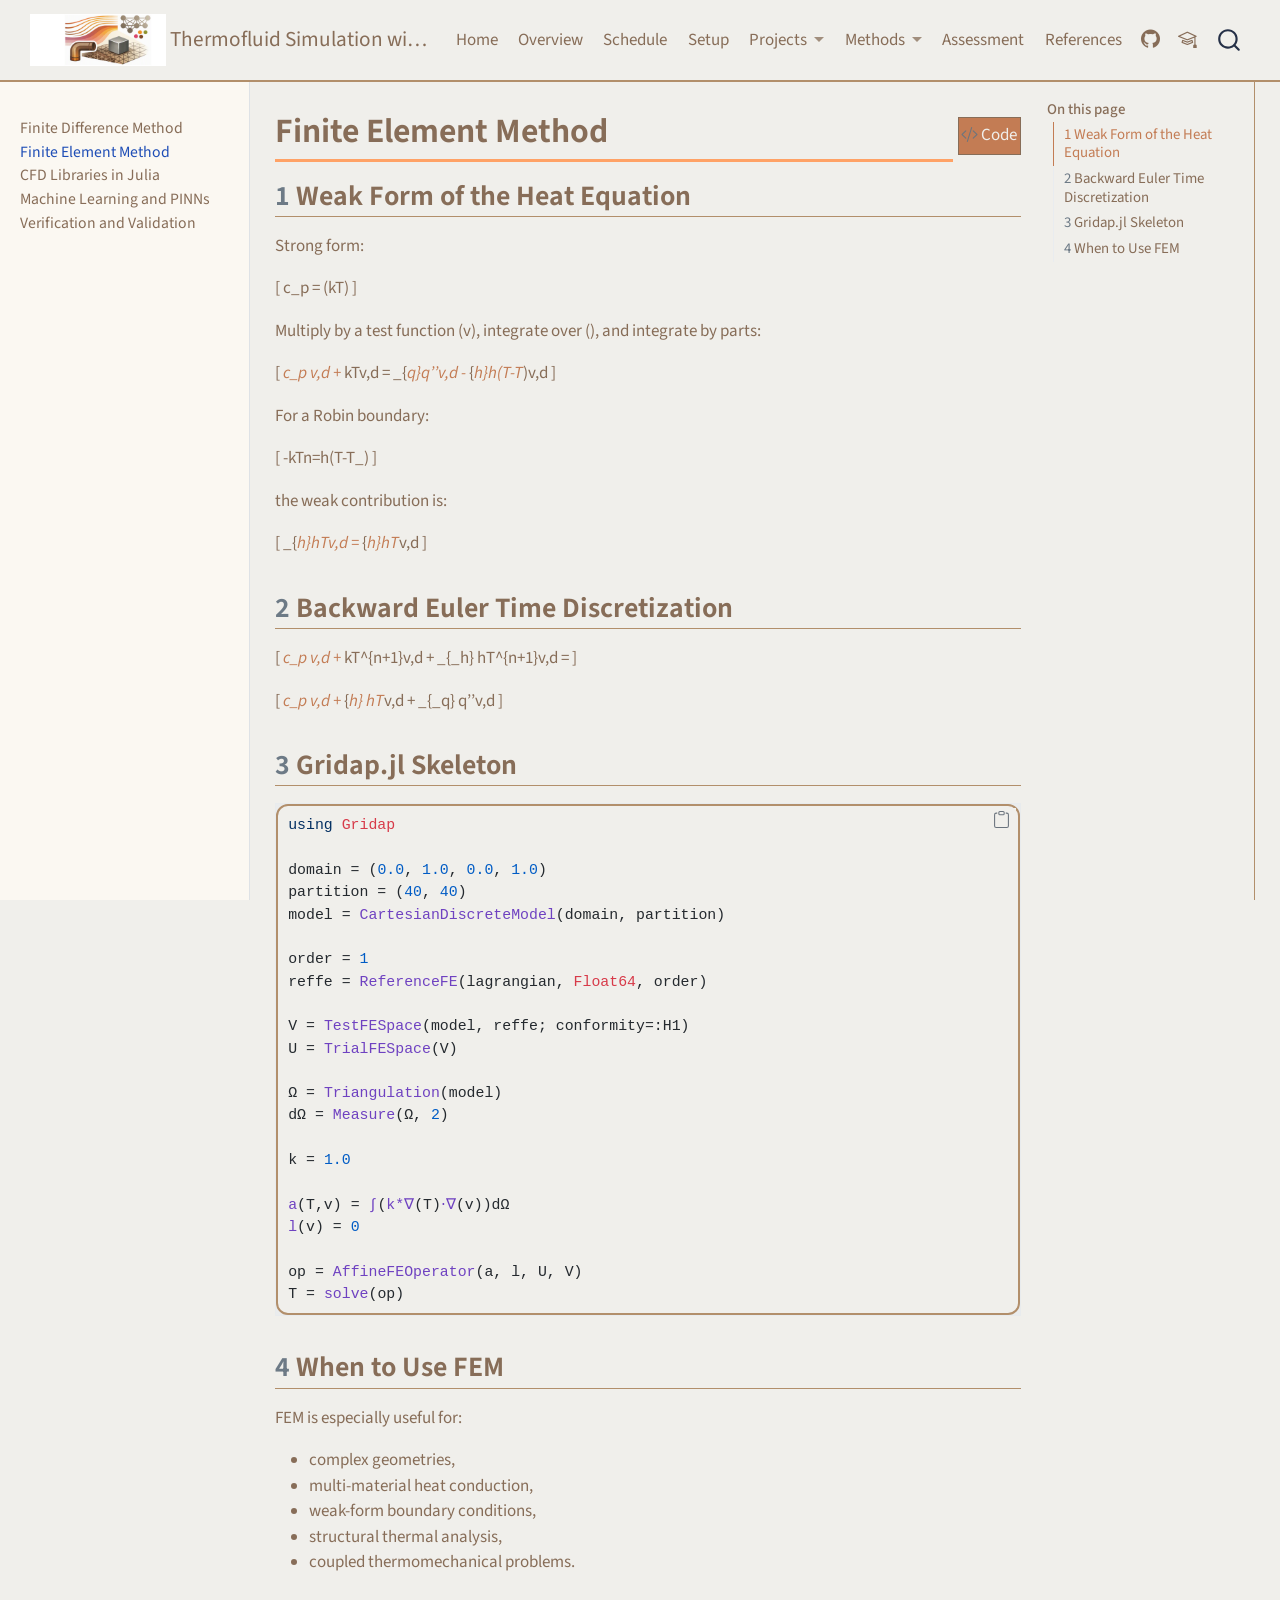
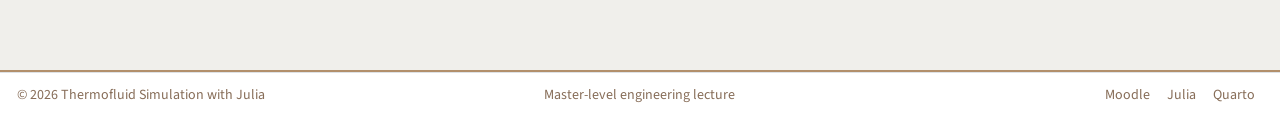
<file: methods/finite-element.html>
<!DOCTYPE html>
<html xmlns="http://www.w3.org/1999/xhtml" lang="en" xml:lang="en"><head>

<meta charset="utf-8">
<meta name="generator" content="quarto-1.10.18">

<meta name="viewport" content="width=device-width, initial-scale=1.0, user-scalable=yes">


<title>Finite Element Method – Thermofluid Simulation with Julia</title>
<style>
/* Default styles provided by pandoc.
** See https://pandoc.org/MANUAL.html#variables-for-html for config info.
*/
span.smallcaps{font-variant: small-caps;}
div.columns{display: flex; gap: 1.5em;}
div.column{flex: auto;}
@media screen {
div.columns{gap: min(4vw, 1.5em);}
div.column{overflow-x: auto;}
}
div.hanging-indent{margin-left: 1.5em; text-indent: -1.5em;}
ul.task-list{list-style: none;}
ul.task-list li input[type="checkbox"] {
  width: 0.8em;
  margin: 0 0.8em 0.2em -1em; /* quarto-specific, see https://github.com/quarto-dev/quarto-cli/issues/4556 */ 
  vertical-align: middle;
}
/* CSS for syntax highlighting */
html { -webkit-text-size-adjust: 100%; }
pre > code.sourceCode { white-space: pre; position: relative; }
pre > code.sourceCode > span { display: inline-block; line-height: 1.25; }
pre > code.sourceCode > span:empty { height: 1.2em; }
.sourceCode { overflow: visible; }
code.sourceCode > span { color: inherit; text-decoration: inherit; }
div.sourceCode { margin: 1em 0; }
pre.sourceCode { margin: 0; }
@media screen {
div.sourceCode { overflow: auto; }
}
@media print {
pre > code.sourceCode { white-space: pre-wrap; }
pre > code.sourceCode > span { text-indent: -5em; padding-left: 5em; }
}
pre.numberSource code
  { counter-reset: source-line 0; }
pre.numberSource code > span
  { position: relative; left: -4em; counter-increment: source-line; }
pre.numberSource code > span > a:first-child::before
  { content: counter(source-line);
    position: relative; left: -1em; text-align: right; vertical-align: baseline;
    border: none; display: inline-block;
    -webkit-touch-callout: none; -webkit-user-select: none;
    -khtml-user-select: none; -moz-user-select: none;
    -ms-user-select: none; user-select: none;
    padding: 0 4px; width: 4em;
  }
pre.numberSource { margin-left: 3em;  padding-left: 4px; }
div.sourceCode
  {   }
@media screen {
pre > code.sourceCode > span > a:first-child::before { text-decoration: underline; }
}
</style>


<script src="../site_libs/quarto-nav/quarto-nav.js"></script>
<script src="../site_libs/clipboard/clipboard.min.js"></script>
<script src="../site_libs/quarto-search/autocomplete.umd.js"></script>
<script src="../site_libs/quarto-search/fuse.min.js"></script>
<script src="../site_libs/quarto-search/quarto-search.js"></script>
<meta name="quarto:offset" content="../">
<link href="../assets/favicon.png" rel="icon" type="image/png">
<script src="../site_libs/quarto-html/quarto.js" type="module"></script>
<script src="../site_libs/quarto-html/tabsets/tabsets.js" type="module"></script>
<script src="../site_libs/quarto-html/popper.min.js"></script>
<script src="../site_libs/quarto-html/tippy.umd.min.js"></script>
<script src="../site_libs/quarto-html/anchor.min.js"></script>
<link href="../site_libs/quarto-html/tippy.css" rel="stylesheet">
<link href="../site_libs/quarto-html/quarto-syntax-highlighting-bb62276ab45c84d9efd712f51ff97b5a.css" rel="stylesheet" id="quarto-text-highlighting-styles">
<script src="../site_libs/bootstrap/bootstrap.min.js"></script>
<link href="../site_libs/bootstrap/bootstrap-icons.css" rel="stylesheet">
<link href="../site_libs/bootstrap/bootstrap-1e8badbd0cb5ac28dec3b9cb014a888b.min.css" rel="stylesheet" append-hash="true" id="quarto-bootstrap" data-mode="light">
<script id="quarto-search-options" type="application/json">{
  "location": "navbar",
  "copy-button": false,
  "collapse-after": 3,
  "panel-placement": "end",
  "type": "overlay",
  "limit": 50,
  "keyboard-shortcut": [
    "f",
    "/",
    "s"
  ],
  "show-item-context": false,
  "language": {
    "search-no-results-text": "No results",
    "search-matching-documents-text": "matching documents",
    "search-copy-link-title": "Copy link to search",
    "search-hide-matches-text": "Hide additional matches",
    "search-more-match-text": "more match in this document",
    "search-more-matches-text": "more matches in this document",
    "search-clear-button-title": "Clear",
    "search-text-placeholder": "",
    "search-detached-cancel-button-title": "Cancel",
    "search-submit-button-title": "Submit",
    "search-label": "Search"
  }
}</script>
<style>html{ scroll-behavior: smooth; }</style>


<link rel="stylesheet" href="../styles.css">
</head>

<body class="nav-sidebar docked nav-fixed quarto-light">

<div id="quarto-search-results"></div>
  <header id="quarto-header" class="headroom fixed-top">
    <nav class="navbar navbar-expand-lg " data-bs-theme="dark">
      <div class="navbar-container container-fluid">
      <div class="navbar-brand-container mx-auto">
    <a href="../index.html" class="navbar-brand navbar-brand-logo">
    <img src="../assets/logo-3x1.png" alt="Thermofluid Simulation with Julia course logo" class="navbar-logo light-content">
    <img src="../assets/logo-3x1.png" alt="Thermofluid Simulation with Julia course logo" class="navbar-logo dark-content">
    </a>
    <a class="navbar-brand" href="../index.html">
    <span class="navbar-title">Thermofluid Simulation with Julia</span>
    </a>
  </div>
            <div id="quarto-search" class="" title="Search"></div>
          <button class="navbar-toggler" type="button" data-bs-toggle="collapse" data-bs-target="#navbarCollapse" aria-controls="navbarCollapse" role="menu" aria-expanded="false" aria-label="Toggle navigation" onclick="if (window.quartoToggleHeadroom) { window.quartoToggleHeadroom(); }">
  <span class="navbar-toggler-icon"></span>
</button>
          <div class="collapse navbar-collapse" id="navbarCollapse">
            <ul class="navbar-nav navbar-nav-scroll me-auto">
  <li class="nav-item">
    <a class="nav-link" href="../index.html"> 
<span class="menu-text">Home</span></a>
  </li>  
  <li class="nav-item">
    <a class="nav-link" href="../overview.html"> 
<span class="menu-text">Overview</span></a>
  </li>  
  <li class="nav-item">
    <a class="nav-link" href="../schedule.html"> 
<span class="menu-text">Schedule</span></a>
  </li>  
  <li class="nav-item">
    <a class="nav-link" href="../setup.html"> 
<span class="menu-text">Setup</span></a>
  </li>  
  <li class="nav-item dropdown ">
    <a class="nav-link dropdown-toggle" href="#" id="nav-menu-projects" role="link" data-bs-toggle="dropdown" aria-expanded="false">
 <span class="menu-text">Projects</span>
    </a>
    <ul class="dropdown-menu" aria-labelledby="nav-menu-projects">    
        <li>
    <a class="dropdown-item" href="../projects/project-1-steel-cube.html">
 <span class="dropdown-text">Project 1: Steel Cube Cooling</span></a>
  </li>  
        <li>
    <a class="dropdown-item" href="../projects/project-2-coffee.html">
 <span class="dropdown-text">Project 2: Coffee Cooling</span></a>
  </li>  
        <li>
    <a class="dropdown-item" href="../projects/project-3-l-pipe.html">
 <span class="dropdown-text">Project 3: L-Shaped Pipe</span></a>
  </li>  
    </ul>
  </li>
  <li class="nav-item dropdown ">
    <a class="nav-link dropdown-toggle" href="#" id="nav-menu-methods" role="link" data-bs-toggle="dropdown" aria-expanded="false">
 <span class="menu-text">Methods</span>
    </a>
    <ul class="dropdown-menu" aria-labelledby="nav-menu-methods">    
        <li>
    <a class="dropdown-item" href="../methods/finite-difference.html">
 <span class="dropdown-text">Finite Difference</span></a>
  </li>  
        <li>
    <a class="dropdown-item" href="../methods/finite-element.html">
 <span class="dropdown-text">Finite Element Method</span></a>
  </li>  
        <li>
    <a class="dropdown-item" href="../methods/cfd-libraries.html">
 <span class="dropdown-text">CFD Libraries in Julia</span></a>
  </li>  
        <li>
    <a class="dropdown-item" href="../methods/ml-pinns.html">
 <span class="dropdown-text">ML and PINNs</span></a>
  </li>  
        <li>
    <a class="dropdown-item" href="../methods/verification-validation.html">
 <span class="dropdown-text">Verification &amp; Validation</span></a>
  </li>  
    </ul>
  </li>
  <li class="nav-item">
    <a class="nav-link" href="../assessment.html"> 
<span class="menu-text">Assessment</span></a>
  </li>  
  <li class="nav-item">
    <a class="nav-link" href="../references.html"> 
<span class="menu-text">References</span></a>
  </li>  
</ul>
            <ul class="navbar-nav navbar-nav-scroll ms-auto">
  <li class="nav-item compact">
    <a class="nav-link" href="https://github.com/inys/thermofluids-julia-course"> <i class="bi bi-github" role="img" aria-label="GitHub repository">
</i> 
<span class="menu-text"></span></a>
  </li>  
  <li class="nav-item compact">
    <a class="nav-link" href="https://moodle.unileoben.ac.at/course/view.php?id=7923"> <i class="bi bi-mortarboard" role="img" aria-label="Moodle course">
</i> 
<span class="menu-text"></span></a>
  </li>  
</ul>
          </div> <!-- /navcollapse -->
            <div class="quarto-navbar-tools">
</div>
      </div> <!-- /container-fluid -->
    </nav>
  <nav class="quarto-secondary-nav">
    <div class="container-fluid d-flex">
      <button type="button" class="quarto-btn-toggle btn" data-bs-toggle="collapse" role="button" data-bs-target=".quarto-sidebar-collapse-item" aria-controls="quarto-sidebar" aria-expanded="false" aria-label="Toggle sidebar navigation" onclick="if (window.quartoToggleHeadroom) { window.quartoToggleHeadroom(); }">
        <i class="bi bi-layout-text-sidebar-reverse"></i>
      </button>
        <nav class="quarto-page-breadcrumbs" aria-label="breadcrumb"><ol class="breadcrumb"><li class="breadcrumb-item"><a href="../methods/finite-element.html">Finite Element Method</a></li></ol></nav>
        <a class="flex-grow-1" role="navigation" data-bs-toggle="collapse" data-bs-target=".quarto-sidebar-collapse-item" aria-controls="quarto-sidebar" aria-expanded="false" aria-label="Toggle sidebar navigation" onclick="if (window.quartoToggleHeadroom) { window.quartoToggleHeadroom(); }">      
        </a>
    </div>
  </nav>
</header>
<!-- content -->
<div id="quarto-content" class="quarto-container page-columns page-rows-contents page-layout-article page-navbar">
<!-- sidebar -->
  <nav id="quarto-sidebar" class="sidebar collapse collapse-horizontal quarto-sidebar-collapse-item sidebar-navigation docked overflow-auto">
    <div class="sidebar-menu-container"> 
    <ul class="list-unstyled mt-1">
        <li class="sidebar-item">
  <div class="sidebar-item-container"> 
  <a href="../methods/finite-difference.html" class="sidebar-item-text sidebar-link">
 <span class="menu-text">Finite Difference Method</span></a>
  </div>
</li>
        <li class="sidebar-item">
  <div class="sidebar-item-container"> 
  <a href="../methods/finite-element.html" class="sidebar-item-text sidebar-link active">
 <span class="menu-text">Finite Element Method</span></a>
  </div>
</li>
        <li class="sidebar-item">
  <div class="sidebar-item-container"> 
  <a href="../methods/cfd-libraries.html" class="sidebar-item-text sidebar-link">
 <span class="menu-text">CFD Libraries in Julia</span></a>
  </div>
</li>
        <li class="sidebar-item">
  <div class="sidebar-item-container"> 
  <a href="../methods/ml-pinns.html" class="sidebar-item-text sidebar-link">
 <span class="menu-text">Machine Learning and PINNs</span></a>
  </div>
</li>
        <li class="sidebar-item">
  <div class="sidebar-item-container"> 
  <a href="../methods/verification-validation.html" class="sidebar-item-text sidebar-link">
 <span class="menu-text">Verification and Validation</span></a>
  </div>
</li>
    </ul>
    </div>
</nav>
<div id="quarto-sidebar-glass" class="quarto-sidebar-collapse-item" data-bs-toggle="collapse" data-bs-target=".quarto-sidebar-collapse-item"></div>
<!-- margin-sidebar -->
    <div id="quarto-margin-sidebar" class="sidebar margin-sidebar">
        <nav id="TOC" role="doc-toc" class="toc-active">
    <h2 id="toc-title">On this page</h2>
   
  <ul>
  <li><a href="#weak-form-of-the-heat-equation" id="toc-weak-form-of-the-heat-equation" class="nav-link active" data-scroll-target="#weak-form-of-the-heat-equation"><span class="header-section-number">1</span> Weak Form of the Heat Equation</a></li>
  <li><a href="#backward-euler-time-discretization" id="toc-backward-euler-time-discretization" class="nav-link" data-scroll-target="#backward-euler-time-discretization"><span class="header-section-number">2</span> Backward Euler Time Discretization</a></li>
  <li><a href="#gridap.jl-skeleton" id="toc-gridap.jl-skeleton" class="nav-link" data-scroll-target="#gridap.jl-skeleton"><span class="header-section-number">3</span> Gridap.jl Skeleton</a></li>
  <li><a href="#when-to-use-fem" id="toc-when-to-use-fem" class="nav-link" data-scroll-target="#when-to-use-fem"><span class="header-section-number">4</span> When to Use FEM</a></li>
  </ul>
</nav>
    </div>
<!-- main -->
<main class="content" id="quarto-document-content">

<header id="title-block-header" class="quarto-title-block default">
<div class="quarto-title">
<div class="quarto-title-block"><div><h1 class="title">Finite Element Method</h1><button type="button" class="btn code-tools-button" id="quarto-code-tools-source"><i class="bi"></i> Code</button></div></div>
</div>



<div class="quarto-title-meta">

    
  
    
  </div>
  


</header>


<section id="weak-form-of-the-heat-equation" class="level2" data-number="1">
<h2 data-number="1" class="anchored" data-anchor-id="weak-form-of-the-heat-equation"><span class="header-section-number">1</span> Weak Form of the Heat Equation</h2>
<p>Strong form:</p>
<p>[ c_p = (kT) ]</p>
<p>Multiply by a test function (v), integrate over (), and integrate by parts:</p>
<p>[ <em> c_p v,d + </em> kTv,d = _{<em>q}q’’v,d - </em>{<em>h}h(T-T</em>)v,d ]</p>
<p>For a Robin boundary:</p>
<p>[ -kTn=h(T-T_) ]</p>
<p>the weak contribution is:</p>
<p>[ _{<em>h}hTv,d = </em>{<em>h}hT</em>v,d ]</p>
</section>
<section id="backward-euler-time-discretization" class="level2" data-number="2">
<h2 data-number="2" class="anchored" data-anchor-id="backward-euler-time-discretization"><span class="header-section-number">2</span> Backward Euler Time Discretization</h2>
<p>[ <em> c_p v,d + </em> kT^{n+1}v,d + _{_h} hT^{n+1}v,d = ]</p>
<p>[ <em> c_p v,d + </em>{<em>h} hT</em>v,d + _{_q} q’’v,d ]</p>
</section>
<section id="gridap.jl-skeleton" class="level2" data-number="3">
<h2 data-number="3" class="anchored" data-anchor-id="gridap.jl-skeleton"><span class="header-section-number">3</span> Gridap.jl Skeleton</h2>
<div class="code-copy-outer-scaffold"><div class="sourceCode" id="cb1"><pre class="sourceCode julia code-with-copy"><code class="sourceCode julia"><span id="cb1-1"><a href="#cb1-1" aria-hidden="true" tabindex="-1"></a><span class="im">using</span> <span class="bu">Gridap</span></span>
<span id="cb1-2"><a href="#cb1-2" aria-hidden="true" tabindex="-1"></a></span>
<span id="cb1-3"><a href="#cb1-3" aria-hidden="true" tabindex="-1"></a>domain <span class="op">=</span> (<span class="fl">0.0</span>, <span class="fl">1.0</span>, <span class="fl">0.0</span>, <span class="fl">1.0</span>)</span>
<span id="cb1-4"><a href="#cb1-4" aria-hidden="true" tabindex="-1"></a>partition <span class="op">=</span> (<span class="fl">40</span>, <span class="fl">40</span>)</span>
<span id="cb1-5"><a href="#cb1-5" aria-hidden="true" tabindex="-1"></a>model <span class="op">=</span> <span class="fu">CartesianDiscreteModel</span>(domain, partition)</span>
<span id="cb1-6"><a href="#cb1-6" aria-hidden="true" tabindex="-1"></a></span>
<span id="cb1-7"><a href="#cb1-7" aria-hidden="true" tabindex="-1"></a>order <span class="op">=</span> <span class="fl">1</span></span>
<span id="cb1-8"><a href="#cb1-8" aria-hidden="true" tabindex="-1"></a>reffe <span class="op">=</span> <span class="fu">ReferenceFE</span>(lagrangian, <span class="dt">Float64</span>, order)</span>
<span id="cb1-9"><a href="#cb1-9" aria-hidden="true" tabindex="-1"></a></span>
<span id="cb1-10"><a href="#cb1-10" aria-hidden="true" tabindex="-1"></a>V <span class="op">=</span> <span class="fu">TestFESpace</span>(model, reffe; conformity<span class="op">=:</span>H1)</span>
<span id="cb1-11"><a href="#cb1-11" aria-hidden="true" tabindex="-1"></a>U <span class="op">=</span> <span class="fu">TrialFESpace</span>(V)</span>
<span id="cb1-12"><a href="#cb1-12" aria-hidden="true" tabindex="-1"></a></span>
<span id="cb1-13"><a href="#cb1-13" aria-hidden="true" tabindex="-1"></a>Ω <span class="op">=</span> <span class="fu">Triangulation</span>(model)</span>
<span id="cb1-14"><a href="#cb1-14" aria-hidden="true" tabindex="-1"></a>dΩ <span class="op">=</span> <span class="fu">Measure</span>(Ω, <span class="fl">2</span>)</span>
<span id="cb1-15"><a href="#cb1-15" aria-hidden="true" tabindex="-1"></a></span>
<span id="cb1-16"><a href="#cb1-16" aria-hidden="true" tabindex="-1"></a>k <span class="op">=</span> <span class="fl">1.0</span></span>
<span id="cb1-17"><a href="#cb1-17" aria-hidden="true" tabindex="-1"></a></span>
<span id="cb1-18"><a href="#cb1-18" aria-hidden="true" tabindex="-1"></a><span class="fu">a</span>(T,v) <span class="op">=</span> <span class="fu">∫</span>(<span class="fu">k*∇</span>(T)<span class="fu">⋅∇</span>(v))dΩ</span>
<span id="cb1-19"><a href="#cb1-19" aria-hidden="true" tabindex="-1"></a><span class="fu">l</span>(v) <span class="op">=</span> <span class="fl">0</span></span>
<span id="cb1-20"><a href="#cb1-20" aria-hidden="true" tabindex="-1"></a></span>
<span id="cb1-21"><a href="#cb1-21" aria-hidden="true" tabindex="-1"></a>op <span class="op">=</span> <span class="fu">AffineFEOperator</span>(a, l, U, V)</span>
<span id="cb1-22"><a href="#cb1-22" aria-hidden="true" tabindex="-1"></a>T <span class="op">=</span> <span class="fu">solve</span>(op)</span></code></pre></div><button title="Copy to Clipboard" class="code-copy-button"><i class="bi"></i></button></div>
</section>
<section id="when-to-use-fem" class="level2" data-number="4">
<h2 data-number="4" class="anchored" data-anchor-id="when-to-use-fem"><span class="header-section-number">4</span> When to Use FEM</h2>
<p>FEM is especially useful for:</p>
<ul>
<li>complex geometries,</li>
<li>multi-material heat conduction,</li>
<li>weak-form boundary conditions,</li>
<li>structural thermal analysis,</li>
<li>coupled thermomechanical problems.</li>
</ul>


<!-- -->

</section>

</main> <!-- /main -->
<script id="quarto-html-after-body" type="application/javascript">
  window.document.addEventListener("DOMContentLoaded", function (event) {
    const icon = "";
    const anchorJS = new window.AnchorJS();
    anchorJS.options = {
      placement: 'right',
      icon: icon
    };
    anchorJS.add('.anchored');
    const isCodeAnnotation = (el) => {
      for (const clz of el.classList) {
        if (clz.startsWith('code-annotation-')) {                     
          return true;
        }
      }
      return false;
    }
    const onCopySuccess = function(e) {
      // button target
      const button = e.trigger;
      // don't keep focus
      button.blur();
      // flash "checked"
      button.classList.add('code-copy-button-checked');
      var currentTitle = button.getAttribute("title");
      button.setAttribute("title", "Copied!");
      let tooltip;
      if (window.bootstrap) {
        button.setAttribute("data-bs-toggle", "tooltip");
        button.setAttribute("data-bs-placement", "left");
        button.setAttribute("data-bs-title", "Copied!");
        tooltip = new bootstrap.Tooltip(button, 
          { trigger: "manual", 
            customClass: "code-copy-button-tooltip",
            offset: [0, -8]});
        tooltip.show();    
      }
      setTimeout(function() {
        if (tooltip) {
          tooltip.hide();
          button.removeAttribute("data-bs-title");
          button.removeAttribute("data-bs-toggle");
          button.removeAttribute("data-bs-placement");
        }
        button.setAttribute("title", currentTitle);
        button.classList.remove('code-copy-button-checked');
      }, 1000);
      // clear code selection
      e.clearSelection();
    }
    const getTextToCopy = function(trigger) {
      const outerScaffold = trigger.parentElement.cloneNode(true);
      const codeEl = outerScaffold.querySelector('code');
      for (const childEl of codeEl.children) {
        if (isCodeAnnotation(childEl)) {
          childEl.remove();
        }
      }
      return codeEl.innerText;
    }
    const clipboard = new window.ClipboardJS('.code-copy-button:not([data-in-quarto-modal])', {
      text: getTextToCopy
    });
    clipboard.on('success', onCopySuccess);
    if (window.document.getElementById('quarto-embedded-source-code-modal')) {
      const clipboardModal = new window.ClipboardJS('.code-copy-button[data-in-quarto-modal]', {
        text: getTextToCopy,
        container: window.document.getElementById('quarto-embedded-source-code-modal')
      });
      clipboardModal.on('success', onCopySuccess);
    }
    const viewSource = window.document.getElementById('quarto-view-source') ||
                       window.document.getElementById('quarto-code-tools-source');
    if (viewSource) {
      const sourceUrl = viewSource.getAttribute("data-quarto-source-url");
      viewSource.addEventListener("click", function(e) {
        if (sourceUrl) {
          // rstudio viewer pane
          if (/\bcapabilities=\b/.test(window.location)) {
            window.open(sourceUrl);
          } else {
            window.location.href = sourceUrl;
          }
        } else {
          const modal = new bootstrap.Modal(document.getElementById('quarto-embedded-source-code-modal'));
          modal.show();
        }
        return false;
      });
    }
    function toggleCodeHandler(show) {
      return function(e) {
        const cellDetails = window.document.querySelectorAll(".cell details.code-fold");
        for (let i=0; i<cellDetails.length; i++) {
          const details = cellDetails[i];
          if (show) {
            details.open = true;
          } else {
            details.removeAttribute("open");
          }
        }
        const cellCodeDivs = window.document.querySelectorAll(".cell div.sourceCode.cell-code");
        const fromCls = show ? "hidden" : "unhidden";
        const toCls = show ? "unhidden" : "hidden";
        for (let i=0; i<cellCodeDivs.length; i++) {
          const codeDiv = cellCodeDivs[i];
          if (codeDiv.classList.contains(fromCls)) {
            codeDiv.classList.remove(fromCls);
            codeDiv.classList.add(toCls);
          } 
        }
        return false;
      }
    }
    const hideAllCode = window.document.getElementById("quarto-hide-all-code");
    if (hideAllCode) {
      hideAllCode.addEventListener("click", toggleCodeHandler(false));
    }
    const showAllCode = window.document.getElementById("quarto-show-all-code");
    if (showAllCode) {
      showAllCode.addEventListener("click", toggleCodeHandler(true));
    }
      var localhostRegex = new RegExp(/^(?:http|https):\/\/localhost\:?[0-9]*\//);
      var mailtoRegex = new RegExp(/^mailto:/);
        var filterRegex = new RegExp("https:\/\/inys\.github\.io\/thermofluids-julia-course\/");
      var isInternal = (href) => {
          return filterRegex.test(href) || localhostRegex.test(href) || mailtoRegex.test(href);
      }
      // Inspect non-navigation links and adorn them if external
     var links = window.document.querySelectorAll('a[href]:not(.nav-link):not(.navbar-brand):not(.toc-action):not(.sidebar-link):not(.sidebar-item-toggle):not(.pagination-link):not(.no-external):not([aria-hidden]):not(.dropdown-item):not(.quarto-navigation-tool):not(.about-link)');
      for (var i=0; i<links.length; i++) {
        const link = links[i];
        if (!isInternal(link.href)) {
          // undo the damage that might have been done by quarto-nav.js in the case of
          // links that we want to consider external
          if (link.dataset.originalHref !== undefined) {
            link.href = link.dataset.originalHref;
          }
            // target, if specified
            link.setAttribute("target", "_blank");
            if (link.getAttribute("rel") === null) {
              link.setAttribute("rel", "noopener");
            }
        }
      }
    function tippyHover(el, contentFn, onTriggerFn, onUntriggerFn) {
      const config = {
        allowHTML: true,
        maxWidth: 500,
        delay: 100,
        arrow: false,
        appendTo: function(el) {
            return el.parentElement;
        },
        interactive: true,
        interactiveBorder: 10,
        theme: 'quarto',
        placement: 'bottom-start',
      };
      if (contentFn) {
        config.content = contentFn;
      }
      if (onTriggerFn) {
        config.onTrigger = onTriggerFn;
      }
      if (onUntriggerFn) {
        config.onUntrigger = onUntriggerFn;
      }
      window.tippy(el, config); 
    }
    const noterefs = window.document.querySelectorAll('a[role="doc-noteref"]');
    for (var i=0; i<noterefs.length; i++) {
      const ref = noterefs[i];
      tippyHover(ref, function() {
        // use id or data attribute instead here
        let href = ref.getAttribute('data-footnote-href') || ref.getAttribute('href');
        try { href = new URL(href).hash; } catch {}
        const id = href.replace(/^#\/?/, "");
        const note = window.document.getElementById(id);
        if (note) {
          return note.innerHTML;
        } else {
          return "";
        }
      });
    }
    const xrefs = window.document.querySelectorAll('a.quarto-xref');
    const processXRef = (id, note) => {
      // Strip column container classes
      const stripColumnClz = (el) => {
        el.classList.remove("page-full", "page-columns");
        if (el.children) {
          for (const child of el.children) {
            stripColumnClz(child);
          }
        }
      }
      stripColumnClz(note)
      if (id === null || id.startsWith('sec-')) {
        // Special case sections, only their first couple elements
        const container = document.createElement("div");
        if (note.children && note.children.length > 2) {
          container.appendChild(note.children[0].cloneNode(true));
          for (let i = 1; i < note.children.length; i++) {
            const child = note.children[i];
            if (child.tagName === "P" && child.innerText === "") {
              continue;
            } else {
              container.appendChild(child.cloneNode(true));
              break;
            }
          }
          if (window.Quarto?.typesetMath) {
            window.Quarto.typesetMath(container);
          }
          return container.innerHTML
        } else {
          if (window.Quarto?.typesetMath) {
            window.Quarto.typesetMath(note);
          }
          return note.innerHTML;
        }
      } else {
        // Remove any anchor links if they are present
        const anchorLink = note.querySelector('a.anchorjs-link');
        if (anchorLink) {
          anchorLink.remove();
        }
        if (window.Quarto?.typesetMath) {
          window.Quarto.typesetMath(note);
        }
        if (note.classList.contains("callout")) {
          return note.outerHTML;
        } else {
          return note.innerHTML;
        }
      }
    }
    for (var i=0; i<xrefs.length; i++) {
      const xref = xrefs[i];
      tippyHover(xref, undefined, function(instance) {
        instance.disable();
        let url = xref.getAttribute('href');
        let hash = undefined; 
        if (url.startsWith('#')) {
          hash = url;
        } else {
          try { hash = new URL(url).hash; } catch {}
        }
        if (hash) {
          const id = hash.replace(/^#\/?/, "");
          const note = window.document.getElementById(id);
          if (note !== null) {
            try {
              const html = processXRef(id, note.cloneNode(true));
              instance.setContent(html);
            } finally {
              instance.enable();
              instance.show();
            }
          } else {
            // See if we can fetch this
            fetch(url.split('#')[0])
            .then(res => res.text())
            .then(html => {
              const parser = new DOMParser();
              const htmlDoc = parser.parseFromString(html, "text/html");
              const note = htmlDoc.getElementById(id);
              if (note !== null) {
                const html = processXRef(id, note);
                instance.setContent(html);
              } 
            }).finally(() => {
              instance.enable();
              instance.show();
            });
          }
        } else {
          // See if we can fetch a full url (with no hash to target)
          // This is a special case and we should probably do some content thinning / targeting
          fetch(url)
          .then(res => res.text())
          .then(html => {
            const parser = new DOMParser();
            const htmlDoc = parser.parseFromString(html, "text/html");
            const note = htmlDoc.querySelector('main.content');
            if (note !== null) {
              // This should only happen for chapter cross references
              // (since there is no id in the URL)
              // remove the first header
              if (note.children.length > 0 && note.children[0].tagName === "HEADER") {
                note.children[0].remove();
              }
              const html = processXRef(null, note);
              instance.setContent(html);
            } 
          }).finally(() => {
            instance.enable();
            instance.show();
          });
        }
      }, function(instance) {
      });
    }
        let selectedAnnoteEl;
        const selectorForAnnotation = ( cell, annotation) => {
          let cellAttr = 'data-code-cell="' + cell + '"';
          let lineAttr = 'data-code-annotation="' +  annotation + '"';
          const selector = 'span[' + cellAttr + '][' + lineAttr + ']';
          return selector;
        }
        const selectCodeLines = (annoteEl) => {
          const doc = window.document;
          const targetCell = annoteEl.getAttribute("data-target-cell");
          const targetAnnotation = annoteEl.getAttribute("data-target-annotation");
          const annoteSpan = window.document.querySelector(selectorForAnnotation(targetCell, targetAnnotation));
          const lines = annoteSpan.getAttribute("data-code-lines").split(",");
          const lineIds = lines.map((line) => {
            return targetCell + "-" + line;
          })
          let top = null;
          let height = null;
          let parent = null;
          if (lineIds.length > 0) {
              //compute the position of the single el (top and bottom and make a div)
              const el = window.document.getElementById(lineIds[0]);
              top = el.offsetTop;
              height = el.offsetHeight;
              parent = el.parentElement.parentElement;
            if (lineIds.length > 1) {
              const lastEl = window.document.getElementById(lineIds[lineIds.length - 1]);
              const bottom = lastEl.offsetTop + lastEl.offsetHeight;
              height = bottom - top;
            }
            if (top !== null && height !== null && parent !== null) {
              // cook up a div (if necessary) and position it 
              let div = window.document.getElementById("code-annotation-line-highlight");
              if (div === null) {
                div = window.document.createElement("div");
                div.setAttribute("id", "code-annotation-line-highlight");
                div.style.position = 'absolute';
                parent.appendChild(div);
              }
              div.style.top = top - 2 + "px";
              div.style.height = height + 4 + "px";
              div.style.left = 0;
              let gutterDiv = window.document.getElementById("code-annotation-line-highlight-gutter");
              if (gutterDiv === null) {
                gutterDiv = window.document.createElement("div");
                gutterDiv.setAttribute("id", "code-annotation-line-highlight-gutter");
                gutterDiv.style.position = 'absolute';
                const codeCell = window.document.getElementById(targetCell);
                const gutter = codeCell.querySelector('.code-annotation-gutter');
                gutter.appendChild(gutterDiv);
              }
              gutterDiv.style.top = top - 2 + "px";
              gutterDiv.style.height = height + 4 + "px";
            }
            selectedAnnoteEl = annoteEl;
          }
        };
        const unselectCodeLines = () => {
          const elementsIds = ["code-annotation-line-highlight", "code-annotation-line-highlight-gutter"];
          elementsIds.forEach((elId) => {
            const div = window.document.getElementById(elId);
            if (div) {
              div.remove();
            }
          });
          selectedAnnoteEl = undefined;
        };
          // Handle positioning of the toggle
      window.addEventListener(
        "resize",
        throttle(() => {
          elRect = undefined;
          if (selectedAnnoteEl) {
            selectCodeLines(selectedAnnoteEl);
          }
        }, 10)
      );
      function throttle(fn, ms) {
      let throttle = false;
      let timer;
        return (...args) => {
          if(!throttle) { // first call gets through
              fn.apply(this, args);
              throttle = true;
          } else { // all the others get throttled
              if(timer) clearTimeout(timer); // cancel #2
              timer = setTimeout(() => {
                fn.apply(this, args);
                timer = throttle = false;
              }, ms);
          }
        };
      }
        // Attach click handler to the DT
        const annoteDls = window.document.querySelectorAll('dt[data-target-cell]');
        for (const annoteDlNode of annoteDls) {
          annoteDlNode.addEventListener('click', (event) => {
            const clickedEl = event.target;
            if (clickedEl !== selectedAnnoteEl) {
              unselectCodeLines();
              const activeEl = window.document.querySelector('dt[data-target-cell].code-annotation-active');
              if (activeEl) {
                activeEl.classList.remove('code-annotation-active');
              }
              selectCodeLines(clickedEl);
              clickedEl.classList.add('code-annotation-active');
            } else {
              // Unselect the line
              unselectCodeLines();
              clickedEl.classList.remove('code-annotation-active');
            }
          });
        }
    const findCites = (el) => {
      const parentEl = el.parentElement;
      if (parentEl) {
        const cites = parentEl.dataset.cites;
        if (cites) {
          return {
            el,
            cites: cites.split(' ')
          };
        } else {
          return findCites(el.parentElement)
        }
      } else {
        return undefined;
      }
    };
    var bibliorefs = window.document.querySelectorAll('a[role="doc-biblioref"]');
    for (var i=0; i<bibliorefs.length; i++) {
      const ref = bibliorefs[i];
      const citeInfo = findCites(ref);
      if (citeInfo) {
        tippyHover(citeInfo.el, function() {
          var popup = window.document.createElement('div');
          citeInfo.cites.forEach(function(cite) {
            var citeDiv = window.document.createElement('div');
            citeDiv.classList.add('hanging-indent');
            citeDiv.classList.add('csl-entry');
            var biblioDiv = window.document.getElementById('ref-' + cite);
            if (biblioDiv) {
              citeDiv.innerHTML = biblioDiv.innerHTML;
            }
            popup.appendChild(citeDiv);
          });
          return popup.innerHTML;
        });
      }
    }
  });
  </script><div class="modal fade" id="quarto-embedded-source-code-modal" tabindex="-1" aria-labelledby="quarto-embedded-source-code-modal-label" aria-hidden="true"><div class="modal-dialog modal-dialog-scrollable"><div class="modal-content"><div class="modal-header"><h5 class="modal-title" id="quarto-embedded-source-code-modal-label">Source Code</h5><button class="btn-close" data-bs-dismiss="modal"></button></div><div class="modal-body"><div class="">
<div class="code-copy-outer-scaffold"><div class="sourceCode" id="cb2" data-shortcodes="false"><pre class="sourceCode markdown code-with-copy"><code class="sourceCode markdown"><span id="cb2-1"><a href="#cb2-1" aria-hidden="true" tabindex="-1"></a><span class="co">---</span></span>
<span id="cb2-2"><a href="#cb2-2" aria-hidden="true" tabindex="-1"></a><span class="an">title:</span><span class="co"> "Finite Element Method"</span></span>
<span id="cb2-3"><a href="#cb2-3" aria-hidden="true" tabindex="-1"></a><span class="co">---</span></span>
<span id="cb2-4"><a href="#cb2-4" aria-hidden="true" tabindex="-1"></a></span>
<span id="cb2-5"><a href="#cb2-5" aria-hidden="true" tabindex="-1"></a><span class="fu">## Weak Form of the Heat Equation</span></span>
<span id="cb2-6"><a href="#cb2-6" aria-hidden="true" tabindex="-1"></a></span>
<span id="cb2-7"><a href="#cb2-7" aria-hidden="true" tabindex="-1"></a>Strong form:</span>
<span id="cb2-8"><a href="#cb2-8" aria-hidden="true" tabindex="-1"></a></span>
<span id="cb2-9"><a href="#cb2-9" aria-hidden="true" tabindex="-1"></a><span class="sc">\[</span></span>
<span id="cb2-10"><a href="#cb2-10" aria-hidden="true" tabindex="-1"></a>\rho c_p\frac{\partial T}{\partial t}</span>
<span id="cb2-11"><a href="#cb2-11" aria-hidden="true" tabindex="-1"></a>=</span>
<span id="cb2-12"><a href="#cb2-12" aria-hidden="true" tabindex="-1"></a>\nabla\cdot(k\nabla T)</span>
<span id="cb2-13"><a href="#cb2-13" aria-hidden="true" tabindex="-1"></a><span class="sc">\]</span></span>
<span id="cb2-14"><a href="#cb2-14" aria-hidden="true" tabindex="-1"></a></span>
<span id="cb2-15"><a href="#cb2-15" aria-hidden="true" tabindex="-1"></a>Multiply by a test function <span class="sc">\(</span>v<span class="sc">\)</span>, integrate over <span class="sc">\(</span>\Omega<span class="sc">\)</span>, and integrate by parts:</span>
<span id="cb2-16"><a href="#cb2-16" aria-hidden="true" tabindex="-1"></a></span>
<span id="cb2-17"><a href="#cb2-17" aria-hidden="true" tabindex="-1"></a><span class="sc">\[</span></span>
<span id="cb2-18"><a href="#cb2-18" aria-hidden="true" tabindex="-1"></a>\int_\Omega</span>
<span id="cb2-19"><a href="#cb2-19" aria-hidden="true" tabindex="-1"></a>\rho c_p</span>
<span id="cb2-20"><a href="#cb2-20" aria-hidden="true" tabindex="-1"></a>\frac{\partial T}{\partial t}</span>
<span id="cb2-21"><a href="#cb2-21" aria-hidden="true" tabindex="-1"></a>v\,d\Omega</span>
<span id="cb2-22"><a href="#cb2-22" aria-hidden="true" tabindex="-1"></a>+</span>
<span id="cb2-23"><a href="#cb2-23" aria-hidden="true" tabindex="-1"></a>\int_\Omega</span>
<span id="cb2-24"><a href="#cb2-24" aria-hidden="true" tabindex="-1"></a>k\nabla T\cdot\nabla v\,d\Omega</span>
<span id="cb2-25"><a href="#cb2-25" aria-hidden="true" tabindex="-1"></a>=</span>
<span id="cb2-26"><a href="#cb2-26" aria-hidden="true" tabindex="-1"></a>\int_{\Gamma_q}q''v\,d\Gamma</span>
<span id="cb2-27"><a href="#cb2-27" aria-hidden="true" tabindex="-1"></a>-</span>
<span id="cb2-28"><a href="#cb2-28" aria-hidden="true" tabindex="-1"></a>\int_{\Gamma_h}h(T-T_\infty)v\,d\Gamma</span>
<span id="cb2-29"><a href="#cb2-29" aria-hidden="true" tabindex="-1"></a><span class="sc">\]</span></span>
<span id="cb2-30"><a href="#cb2-30" aria-hidden="true" tabindex="-1"></a></span>
<span id="cb2-31"><a href="#cb2-31" aria-hidden="true" tabindex="-1"></a>For a Robin boundary:</span>
<span id="cb2-32"><a href="#cb2-32" aria-hidden="true" tabindex="-1"></a></span>
<span id="cb2-33"><a href="#cb2-33" aria-hidden="true" tabindex="-1"></a><span class="sc">\[</span></span>
<span id="cb2-34"><a href="#cb2-34" aria-hidden="true" tabindex="-1"></a>-k\nabla T\cdot n=h(T-T_\infty)</span>
<span id="cb2-35"><a href="#cb2-35" aria-hidden="true" tabindex="-1"></a><span class="sc">\]</span></span>
<span id="cb2-36"><a href="#cb2-36" aria-hidden="true" tabindex="-1"></a></span>
<span id="cb2-37"><a href="#cb2-37" aria-hidden="true" tabindex="-1"></a>the weak contribution is:</span>
<span id="cb2-38"><a href="#cb2-38" aria-hidden="true" tabindex="-1"></a></span>
<span id="cb2-39"><a href="#cb2-39" aria-hidden="true" tabindex="-1"></a><span class="sc">\[</span></span>
<span id="cb2-40"><a href="#cb2-40" aria-hidden="true" tabindex="-1"></a>\int_{\Gamma_h}hTv\,d\Gamma</span>
<span id="cb2-41"><a href="#cb2-41" aria-hidden="true" tabindex="-1"></a>=</span>
<span id="cb2-42"><a href="#cb2-42" aria-hidden="true" tabindex="-1"></a>\int_{\Gamma_h}hT_\infty v\,d\Gamma</span>
<span id="cb2-43"><a href="#cb2-43" aria-hidden="true" tabindex="-1"></a><span class="sc">\]</span></span>
<span id="cb2-44"><a href="#cb2-44" aria-hidden="true" tabindex="-1"></a></span>
<span id="cb2-45"><a href="#cb2-45" aria-hidden="true" tabindex="-1"></a><span class="fu">## Backward Euler Time Discretization</span></span>
<span id="cb2-46"><a href="#cb2-46" aria-hidden="true" tabindex="-1"></a></span>
<span id="cb2-47"><a href="#cb2-47" aria-hidden="true" tabindex="-1"></a><span class="sc">\[</span></span>
<span id="cb2-48"><a href="#cb2-48" aria-hidden="true" tabindex="-1"></a>\int_\Omega</span>
<span id="cb2-49"><a href="#cb2-49" aria-hidden="true" tabindex="-1"></a>\rho c_p</span>
<span id="cb2-50"><a href="#cb2-50" aria-hidden="true" tabindex="-1"></a>\frac{T^{n+1}}{\Delta t}</span>
<span id="cb2-51"><a href="#cb2-51" aria-hidden="true" tabindex="-1"></a>v\,d\Omega</span>
<span id="cb2-52"><a href="#cb2-52" aria-hidden="true" tabindex="-1"></a>+</span>
<span id="cb2-53"><a href="#cb2-53" aria-hidden="true" tabindex="-1"></a>\int_\Omega</span>
<span id="cb2-54"><a href="#cb2-54" aria-hidden="true" tabindex="-1"></a>k\nabla T^{n+1}\cdot\nabla v\,d\Omega</span>
<span id="cb2-55"><a href="#cb2-55" aria-hidden="true" tabindex="-1"></a>+</span>
<span id="cb2-56"><a href="#cb2-56" aria-hidden="true" tabindex="-1"></a>\int_{\Gamma_h}</span>
<span id="cb2-57"><a href="#cb2-57" aria-hidden="true" tabindex="-1"></a>hT^{n+1}v\,d\Gamma</span>
<span id="cb2-58"><a href="#cb2-58" aria-hidden="true" tabindex="-1"></a>=</span>
<span id="cb2-59"><a href="#cb2-59" aria-hidden="true" tabindex="-1"></a><span class="sc">\]</span></span>
<span id="cb2-60"><a href="#cb2-60" aria-hidden="true" tabindex="-1"></a></span>
<span id="cb2-61"><a href="#cb2-61" aria-hidden="true" tabindex="-1"></a><span class="sc">\[</span></span>
<span id="cb2-62"><a href="#cb2-62" aria-hidden="true" tabindex="-1"></a>\int_\Omega</span>
<span id="cb2-63"><a href="#cb2-63" aria-hidden="true" tabindex="-1"></a>\rho c_p</span>
<span id="cb2-64"><a href="#cb2-64" aria-hidden="true" tabindex="-1"></a>\frac{T^n}{\Delta t}</span>
<span id="cb2-65"><a href="#cb2-65" aria-hidden="true" tabindex="-1"></a>v\,d\Omega</span>
<span id="cb2-66"><a href="#cb2-66" aria-hidden="true" tabindex="-1"></a>+</span>
<span id="cb2-67"><a href="#cb2-67" aria-hidden="true" tabindex="-1"></a>\int_{\Gamma_h}</span>
<span id="cb2-68"><a href="#cb2-68" aria-hidden="true" tabindex="-1"></a>hT_\infty v\,d\Gamma</span>
<span id="cb2-69"><a href="#cb2-69" aria-hidden="true" tabindex="-1"></a>+</span>
<span id="cb2-70"><a href="#cb2-70" aria-hidden="true" tabindex="-1"></a>\int_{\Gamma_q}</span>
<span id="cb2-71"><a href="#cb2-71" aria-hidden="true" tabindex="-1"></a>q''v\,d\Gamma</span>
<span id="cb2-72"><a href="#cb2-72" aria-hidden="true" tabindex="-1"></a><span class="sc">\]</span></span>
<span id="cb2-73"><a href="#cb2-73" aria-hidden="true" tabindex="-1"></a></span>
<span id="cb2-74"><a href="#cb2-74" aria-hidden="true" tabindex="-1"></a><span class="fu">## Gridap.jl Skeleton</span></span>
<span id="cb2-75"><a href="#cb2-75" aria-hidden="true" tabindex="-1"></a></span>
<span id="cb2-76"><a href="#cb2-76" aria-hidden="true" tabindex="-1"></a><span class="in">```julia</span></span>
<span id="cb2-77"><a href="#cb2-77" aria-hidden="true" tabindex="-1"></a><span class="im">using</span> <span class="bu">Gridap</span></span>
<span id="cb2-78"><a href="#cb2-78" aria-hidden="true" tabindex="-1"></a></span>
<span id="cb2-79"><a href="#cb2-79" aria-hidden="true" tabindex="-1"></a>domain <span class="op">=</span> (<span class="fl">0.0</span>, <span class="fl">1.0</span>, <span class="fl">0.0</span>, <span class="fl">1.0</span>)</span>
<span id="cb2-80"><a href="#cb2-80" aria-hidden="true" tabindex="-1"></a>partition <span class="op">=</span> (<span class="fl">40</span>, <span class="fl">40</span>)</span>
<span id="cb2-81"><a href="#cb2-81" aria-hidden="true" tabindex="-1"></a>model <span class="op">=</span> <span class="fu">CartesianDiscreteModel</span>(domain, partition)</span>
<span id="cb2-82"><a href="#cb2-82" aria-hidden="true" tabindex="-1"></a></span>
<span id="cb2-83"><a href="#cb2-83" aria-hidden="true" tabindex="-1"></a>order <span class="op">=</span> <span class="fl">1</span></span>
<span id="cb2-84"><a href="#cb2-84" aria-hidden="true" tabindex="-1"></a>reffe <span class="op">=</span> <span class="fu">ReferenceFE</span>(lagrangian, <span class="dt">Float64</span>, order)</span>
<span id="cb2-85"><a href="#cb2-85" aria-hidden="true" tabindex="-1"></a></span>
<span id="cb2-86"><a href="#cb2-86" aria-hidden="true" tabindex="-1"></a>V <span class="op">=</span> <span class="fu">TestFESpace</span>(model, reffe; conformity<span class="op">=:</span>H1)</span>
<span id="cb2-87"><a href="#cb2-87" aria-hidden="true" tabindex="-1"></a>U <span class="op">=</span> <span class="fu">TrialFESpace</span>(V)</span>
<span id="cb2-88"><a href="#cb2-88" aria-hidden="true" tabindex="-1"></a></span>
<span id="cb2-89"><a href="#cb2-89" aria-hidden="true" tabindex="-1"></a>Ω <span class="op">=</span> <span class="fu">Triangulation</span>(model)</span>
<span id="cb2-90"><a href="#cb2-90" aria-hidden="true" tabindex="-1"></a>dΩ <span class="op">=</span> <span class="fu">Measure</span>(Ω, <span class="fl">2</span>)</span>
<span id="cb2-91"><a href="#cb2-91" aria-hidden="true" tabindex="-1"></a></span>
<span id="cb2-92"><a href="#cb2-92" aria-hidden="true" tabindex="-1"></a>k <span class="op">=</span> <span class="fl">1.0</span></span>
<span id="cb2-93"><a href="#cb2-93" aria-hidden="true" tabindex="-1"></a></span>
<span id="cb2-94"><a href="#cb2-94" aria-hidden="true" tabindex="-1"></a><span class="fu">a</span>(T,v) <span class="op">=</span> <span class="fu">∫</span>(<span class="fu">k*∇</span>(T)<span class="fu">⋅∇</span>(v))dΩ</span>
<span id="cb2-95"><a href="#cb2-95" aria-hidden="true" tabindex="-1"></a><span class="fu">l</span>(v) <span class="op">=</span> <span class="fl">0</span></span>
<span id="cb2-96"><a href="#cb2-96" aria-hidden="true" tabindex="-1"></a></span>
<span id="cb2-97"><a href="#cb2-97" aria-hidden="true" tabindex="-1"></a>op <span class="op">=</span> <span class="fu">AffineFEOperator</span>(a, l, U, V)</span>
<span id="cb2-98"><a href="#cb2-98" aria-hidden="true" tabindex="-1"></a>T <span class="op">=</span> <span class="fu">solve</span>(op)</span>
<span id="cb2-99"><a href="#cb2-99" aria-hidden="true" tabindex="-1"></a><span class="in">```</span></span>
<span id="cb2-100"><a href="#cb2-100" aria-hidden="true" tabindex="-1"></a></span>
<span id="cb2-101"><a href="#cb2-101" aria-hidden="true" tabindex="-1"></a><span class="fu">## When to Use FEM</span></span>
<span id="cb2-102"><a href="#cb2-102" aria-hidden="true" tabindex="-1"></a></span>
<span id="cb2-103"><a href="#cb2-103" aria-hidden="true" tabindex="-1"></a>FEM is especially useful for:</span>
<span id="cb2-104"><a href="#cb2-104" aria-hidden="true" tabindex="-1"></a></span>
<span id="cb2-105"><a href="#cb2-105" aria-hidden="true" tabindex="-1"></a><span class="ss">- </span>complex geometries,</span>
<span id="cb2-106"><a href="#cb2-106" aria-hidden="true" tabindex="-1"></a><span class="ss">- </span>multi-material heat conduction,</span>
<span id="cb2-107"><a href="#cb2-107" aria-hidden="true" tabindex="-1"></a><span class="ss">- </span>weak-form boundary conditions,</span>
<span id="cb2-108"><a href="#cb2-108" aria-hidden="true" tabindex="-1"></a><span class="ss">- </span>structural thermal analysis,</span>
<span id="cb2-109"><a href="#cb2-109" aria-hidden="true" tabindex="-1"></a><span class="ss">- </span>coupled thermomechanical problems.</span></code></pre></div><button title="Copy to Clipboard" class="code-copy-button" data-in-quarto-modal=""><i class="bi"></i></button></div>
</div></div></div></div></div>
</div> <!-- /content -->
<footer class="footer">
  <div class="nav-footer">
    <div class="nav-footer-left">
<p>© 2026 Thermofluid Simulation with Julia</p>
</div>   
    <div class="nav-footer-center">
<p>Master-level engineering lecture</p>
</div>
    <div class="nav-footer-right">
      <ul class="footer-items list-unstyled">
    <li class="nav-item">
    <a class="nav-link" href="https://moodle.unileoben.ac.at/course/view.php?id=7923">
<p>Moodle</p>
</a>
  </li>  
    <li class="nav-item">
    <a class="nav-link" href="https://julialang.org">
<p>Julia</p>
</a>
  </li>  
    <li class="nav-item">
    <a class="nav-link" href="https://quarto.org">
<p>Quarto</p>
</a>
  </li>  
</ul>
    </div>
  </div>
</footer>




<script src="../site_libs/quarto-html/zenscroll-min.js"></script>
</body></html>
</file>
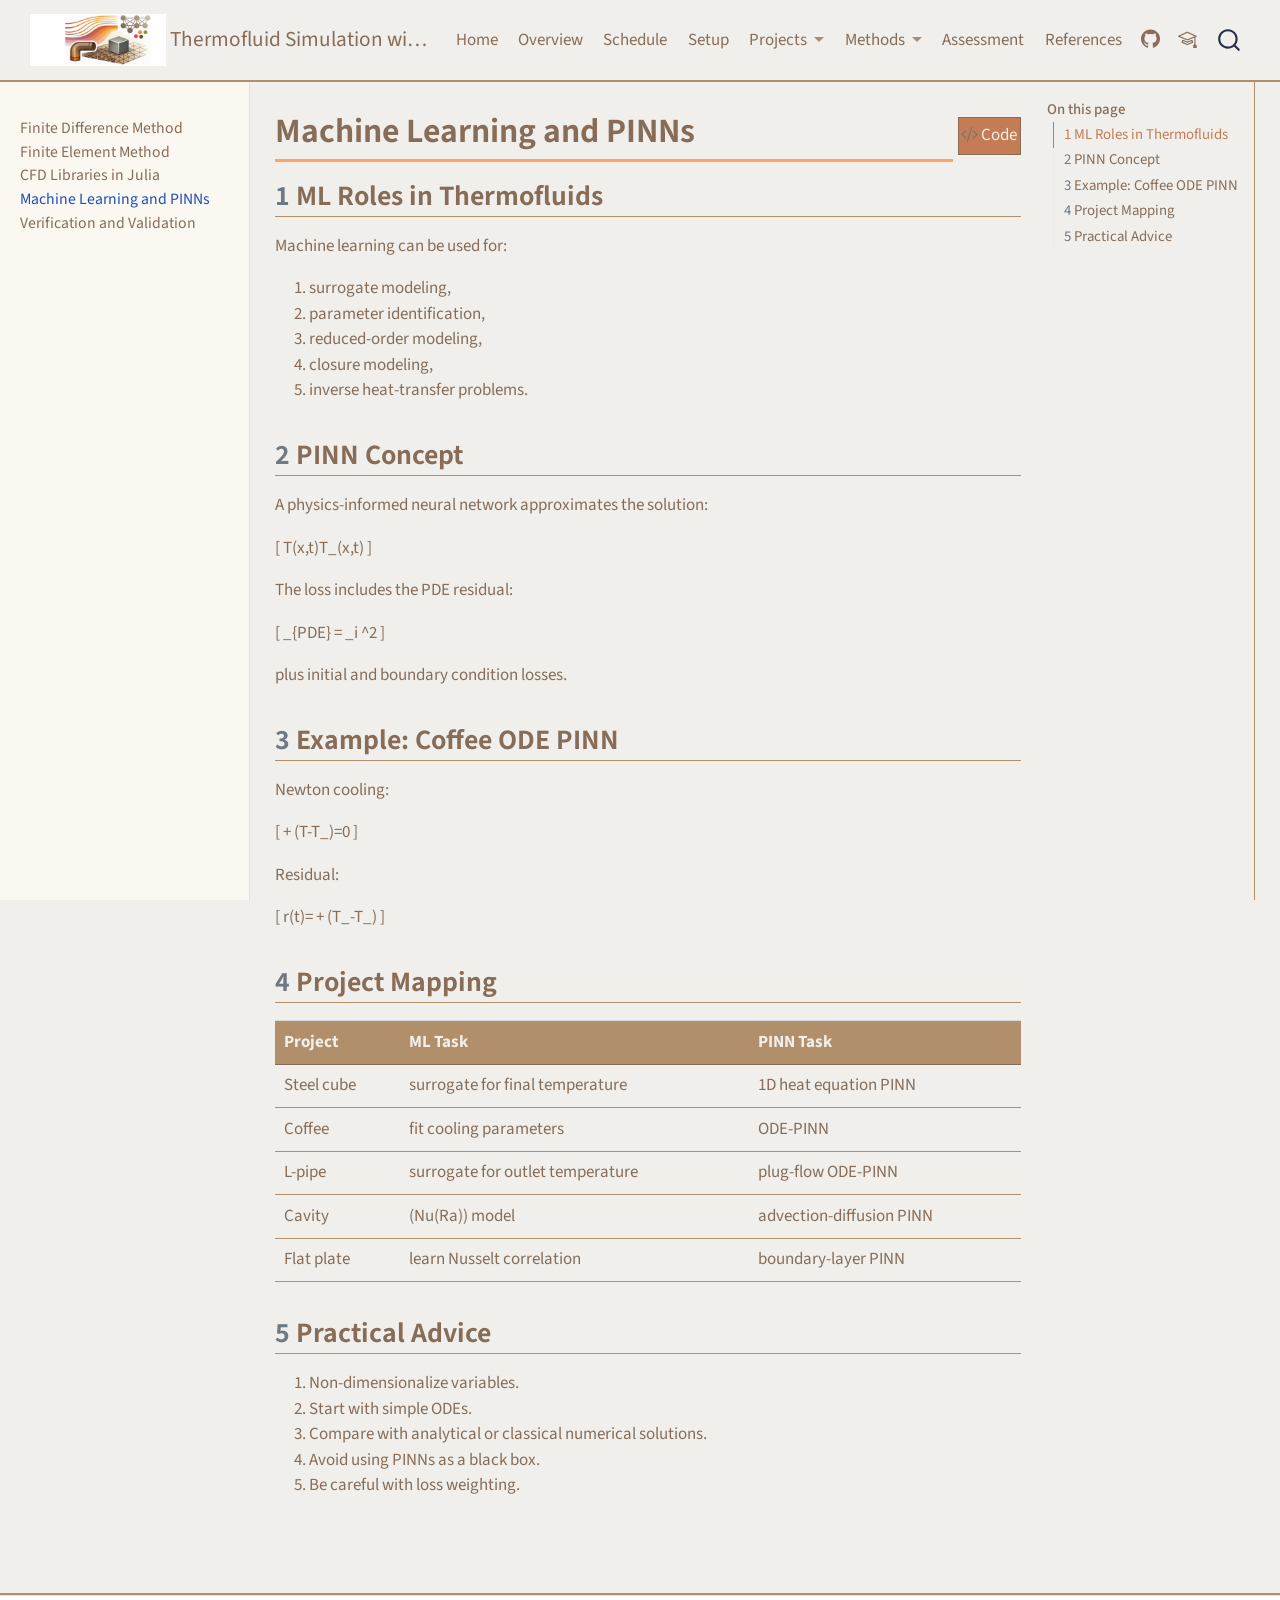
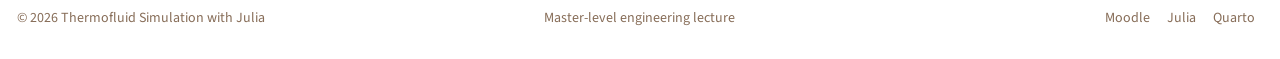
<file: methods/ml-pinns.html>
<!DOCTYPE html>
<html xmlns="http://www.w3.org/1999/xhtml" lang="en" xml:lang="en"><head>

<meta charset="utf-8">
<meta name="generator" content="quarto-1.10.18">

<meta name="viewport" content="width=device-width, initial-scale=1.0, user-scalable=yes">


<title>Machine Learning and PINNs – Thermofluid Simulation with Julia</title>
<style>
/* Default styles provided by pandoc.
** See https://pandoc.org/MANUAL.html#variables-for-html for config info.
*/
span.smallcaps{font-variant: small-caps;}
div.columns{display: flex; gap: 1.5em;}
div.column{flex: auto;}
@media screen {
div.columns{gap: min(4vw, 1.5em);}
div.column{overflow-x: auto;}
}
div.hanging-indent{margin-left: 1.5em; text-indent: -1.5em;}
ul.task-list{list-style: none;}
ul.task-list li input[type="checkbox"] {
  width: 0.8em;
  margin: 0 0.8em 0.2em -1em; /* quarto-specific, see https://github.com/quarto-dev/quarto-cli/issues/4556 */ 
  vertical-align: middle;
}
/* CSS for syntax highlighting */
html { -webkit-text-size-adjust: 100%; }
pre > code.sourceCode { white-space: pre; position: relative; }
pre > code.sourceCode > span { display: inline-block; line-height: 1.25; }
pre > code.sourceCode > span:empty { height: 1.2em; }
.sourceCode { overflow: visible; }
code.sourceCode > span { color: inherit; text-decoration: inherit; }
div.sourceCode { margin: 1em 0; }
pre.sourceCode { margin: 0; }
@media screen {
div.sourceCode { overflow: auto; }
}
@media print {
pre > code.sourceCode { white-space: pre-wrap; }
pre > code.sourceCode > span { text-indent: -5em; padding-left: 5em; }
}
pre.numberSource code
  { counter-reset: source-line 0; }
pre.numberSource code > span
  { position: relative; left: -4em; counter-increment: source-line; }
pre.numberSource code > span > a:first-child::before
  { content: counter(source-line);
    position: relative; left: -1em; text-align: right; vertical-align: baseline;
    border: none; display: inline-block;
    -webkit-touch-callout: none; -webkit-user-select: none;
    -khtml-user-select: none; -moz-user-select: none;
    -ms-user-select: none; user-select: none;
    padding: 0 4px; width: 4em;
  }
pre.numberSource { margin-left: 3em;  padding-left: 4px; }
div.sourceCode
  {   }
@media screen {
pre > code.sourceCode > span > a:first-child::before { text-decoration: underline; }
}
</style>


<script src="../site_libs/quarto-nav/quarto-nav.js"></script>
<script src="../site_libs/clipboard/clipboard.min.js"></script>
<script src="../site_libs/quarto-search/autocomplete.umd.js"></script>
<script src="../site_libs/quarto-search/fuse.min.js"></script>
<script src="../site_libs/quarto-search/quarto-search.js"></script>
<meta name="quarto:offset" content="../">
<link href="../assets/favicon.png" rel="icon" type="image/png">
<script src="../site_libs/quarto-html/quarto.js" type="module"></script>
<script src="../site_libs/quarto-html/tabsets/tabsets.js" type="module"></script>
<script src="../site_libs/quarto-html/popper.min.js"></script>
<script src="../site_libs/quarto-html/tippy.umd.min.js"></script>
<script src="../site_libs/quarto-html/anchor.min.js"></script>
<link href="../site_libs/quarto-html/tippy.css" rel="stylesheet">
<link href="../site_libs/quarto-html/quarto-syntax-highlighting-bb62276ab45c84d9efd712f51ff97b5a.css" rel="stylesheet" id="quarto-text-highlighting-styles">
<script src="../site_libs/bootstrap/bootstrap.min.js"></script>
<link href="../site_libs/bootstrap/bootstrap-icons.css" rel="stylesheet">
<link href="../site_libs/bootstrap/bootstrap-1e8badbd0cb5ac28dec3b9cb014a888b.min.css" rel="stylesheet" append-hash="true" id="quarto-bootstrap" data-mode="light">
<script id="quarto-search-options" type="application/json">{
  "location": "navbar",
  "copy-button": false,
  "collapse-after": 3,
  "panel-placement": "end",
  "type": "overlay",
  "limit": 50,
  "keyboard-shortcut": [
    "f",
    "/",
    "s"
  ],
  "show-item-context": false,
  "language": {
    "search-no-results-text": "No results",
    "search-matching-documents-text": "matching documents",
    "search-copy-link-title": "Copy link to search",
    "search-hide-matches-text": "Hide additional matches",
    "search-more-match-text": "more match in this document",
    "search-more-matches-text": "more matches in this document",
    "search-clear-button-title": "Clear",
    "search-text-placeholder": "",
    "search-detached-cancel-button-title": "Cancel",
    "search-submit-button-title": "Submit",
    "search-label": "Search"
  }
}</script>
<style>html{ scroll-behavior: smooth; }</style>


<link rel="stylesheet" href="../styles.css">
</head>

<body class="nav-sidebar docked nav-fixed quarto-light">

<div id="quarto-search-results"></div>
  <header id="quarto-header" class="headroom fixed-top">
    <nav class="navbar navbar-expand-lg " data-bs-theme="dark">
      <div class="navbar-container container-fluid">
      <div class="navbar-brand-container mx-auto">
    <a href="../index.html" class="navbar-brand navbar-brand-logo">
    <img src="../assets/logo-3x1.png" alt="Thermofluid Simulation with Julia course logo" class="navbar-logo light-content">
    <img src="../assets/logo-3x1.png" alt="Thermofluid Simulation with Julia course logo" class="navbar-logo dark-content">
    </a>
    <a class="navbar-brand" href="../index.html">
    <span class="navbar-title">Thermofluid Simulation with Julia</span>
    </a>
  </div>
            <div id="quarto-search" class="" title="Search"></div>
          <button class="navbar-toggler" type="button" data-bs-toggle="collapse" data-bs-target="#navbarCollapse" aria-controls="navbarCollapse" role="menu" aria-expanded="false" aria-label="Toggle navigation" onclick="if (window.quartoToggleHeadroom) { window.quartoToggleHeadroom(); }">
  <span class="navbar-toggler-icon"></span>
</button>
          <div class="collapse navbar-collapse" id="navbarCollapse">
            <ul class="navbar-nav navbar-nav-scroll me-auto">
  <li class="nav-item">
    <a class="nav-link" href="../index.html"> 
<span class="menu-text">Home</span></a>
  </li>  
  <li class="nav-item">
    <a class="nav-link" href="../overview.html"> 
<span class="menu-text">Overview</span></a>
  </li>  
  <li class="nav-item">
    <a class="nav-link" href="../schedule.html"> 
<span class="menu-text">Schedule</span></a>
  </li>  
  <li class="nav-item">
    <a class="nav-link" href="../setup.html"> 
<span class="menu-text">Setup</span></a>
  </li>  
  <li class="nav-item dropdown ">
    <a class="nav-link dropdown-toggle" href="#" id="nav-menu-projects" role="link" data-bs-toggle="dropdown" aria-expanded="false">
 <span class="menu-text">Projects</span>
    </a>
    <ul class="dropdown-menu" aria-labelledby="nav-menu-projects">    
        <li>
    <a class="dropdown-item" href="../projects/project-1-steel-cube.html">
 <span class="dropdown-text">Project 1: Steel Cube Cooling</span></a>
  </li>  
        <li>
    <a class="dropdown-item" href="../projects/project-2-coffee.html">
 <span class="dropdown-text">Project 2: Coffee Cooling</span></a>
  </li>  
        <li>
    <a class="dropdown-item" href="../projects/project-3-l-pipe.html">
 <span class="dropdown-text">Project 3: L-Shaped Pipe</span></a>
  </li>  
    </ul>
  </li>
  <li class="nav-item dropdown ">
    <a class="nav-link dropdown-toggle" href="#" id="nav-menu-methods" role="link" data-bs-toggle="dropdown" aria-expanded="false">
 <span class="menu-text">Methods</span>
    </a>
    <ul class="dropdown-menu" aria-labelledby="nav-menu-methods">    
        <li>
    <a class="dropdown-item" href="../methods/finite-difference.html">
 <span class="dropdown-text">Finite Difference</span></a>
  </li>  
        <li>
    <a class="dropdown-item" href="../methods/finite-element.html">
 <span class="dropdown-text">Finite Element Method</span></a>
  </li>  
        <li>
    <a class="dropdown-item" href="../methods/cfd-libraries.html">
 <span class="dropdown-text">CFD Libraries in Julia</span></a>
  </li>  
        <li>
    <a class="dropdown-item" href="../methods/ml-pinns.html">
 <span class="dropdown-text">ML and PINNs</span></a>
  </li>  
        <li>
    <a class="dropdown-item" href="../methods/verification-validation.html">
 <span class="dropdown-text">Verification &amp; Validation</span></a>
  </li>  
    </ul>
  </li>
  <li class="nav-item">
    <a class="nav-link" href="../assessment.html"> 
<span class="menu-text">Assessment</span></a>
  </li>  
  <li class="nav-item">
    <a class="nav-link" href="../references.html"> 
<span class="menu-text">References</span></a>
  </li>  
</ul>
            <ul class="navbar-nav navbar-nav-scroll ms-auto">
  <li class="nav-item compact">
    <a class="nav-link" href="https://github.com/inys/thermofluids-julia-course"> <i class="bi bi-github" role="img" aria-label="GitHub repository">
</i> 
<span class="menu-text"></span></a>
  </li>  
  <li class="nav-item compact">
    <a class="nav-link" href="https://moodle.unileoben.ac.at/course/view.php?id=7923"> <i class="bi bi-mortarboard" role="img" aria-label="Moodle course">
</i> 
<span class="menu-text"></span></a>
  </li>  
</ul>
          </div> <!-- /navcollapse -->
            <div class="quarto-navbar-tools">
</div>
      </div> <!-- /container-fluid -->
    </nav>
  <nav class="quarto-secondary-nav">
    <div class="container-fluid d-flex">
      <button type="button" class="quarto-btn-toggle btn" data-bs-toggle="collapse" role="button" data-bs-target=".quarto-sidebar-collapse-item" aria-controls="quarto-sidebar" aria-expanded="false" aria-label="Toggle sidebar navigation" onclick="if (window.quartoToggleHeadroom) { window.quartoToggleHeadroom(); }">
        <i class="bi bi-layout-text-sidebar-reverse"></i>
      </button>
        <nav class="quarto-page-breadcrumbs" aria-label="breadcrumb"><ol class="breadcrumb"><li class="breadcrumb-item"><a href="../methods/ml-pinns.html">Machine Learning and PINNs</a></li></ol></nav>
        <a class="flex-grow-1" role="navigation" data-bs-toggle="collapse" data-bs-target=".quarto-sidebar-collapse-item" aria-controls="quarto-sidebar" aria-expanded="false" aria-label="Toggle sidebar navigation" onclick="if (window.quartoToggleHeadroom) { window.quartoToggleHeadroom(); }">      
        </a>
    </div>
  </nav>
</header>
<!-- content -->
<div id="quarto-content" class="quarto-container page-columns page-rows-contents page-layout-article page-navbar">
<!-- sidebar -->
  <nav id="quarto-sidebar" class="sidebar collapse collapse-horizontal quarto-sidebar-collapse-item sidebar-navigation docked overflow-auto">
    <div class="sidebar-menu-container"> 
    <ul class="list-unstyled mt-1">
        <li class="sidebar-item">
  <div class="sidebar-item-container"> 
  <a href="../methods/finite-difference.html" class="sidebar-item-text sidebar-link">
 <span class="menu-text">Finite Difference Method</span></a>
  </div>
</li>
        <li class="sidebar-item">
  <div class="sidebar-item-container"> 
  <a href="../methods/finite-element.html" class="sidebar-item-text sidebar-link">
 <span class="menu-text">Finite Element Method</span></a>
  </div>
</li>
        <li class="sidebar-item">
  <div class="sidebar-item-container"> 
  <a href="../methods/cfd-libraries.html" class="sidebar-item-text sidebar-link">
 <span class="menu-text">CFD Libraries in Julia</span></a>
  </div>
</li>
        <li class="sidebar-item">
  <div class="sidebar-item-container"> 
  <a href="../methods/ml-pinns.html" class="sidebar-item-text sidebar-link active">
 <span class="menu-text">Machine Learning and PINNs</span></a>
  </div>
</li>
        <li class="sidebar-item">
  <div class="sidebar-item-container"> 
  <a href="../methods/verification-validation.html" class="sidebar-item-text sidebar-link">
 <span class="menu-text">Verification and Validation</span></a>
  </div>
</li>
    </ul>
    </div>
</nav>
<div id="quarto-sidebar-glass" class="quarto-sidebar-collapse-item" data-bs-toggle="collapse" data-bs-target=".quarto-sidebar-collapse-item"></div>
<!-- margin-sidebar -->
    <div id="quarto-margin-sidebar" class="sidebar margin-sidebar">
        <nav id="TOC" role="doc-toc" class="toc-active">
    <h2 id="toc-title">On this page</h2>
   
  <ul>
  <li><a href="#ml-roles-in-thermofluids" id="toc-ml-roles-in-thermofluids" class="nav-link active" data-scroll-target="#ml-roles-in-thermofluids"><span class="header-section-number">1</span> ML Roles in Thermofluids</a></li>
  <li><a href="#pinn-concept" id="toc-pinn-concept" class="nav-link" data-scroll-target="#pinn-concept"><span class="header-section-number">2</span> PINN Concept</a></li>
  <li><a href="#example-coffee-ode-pinn" id="toc-example-coffee-ode-pinn" class="nav-link" data-scroll-target="#example-coffee-ode-pinn"><span class="header-section-number">3</span> Example: Coffee ODE PINN</a></li>
  <li><a href="#project-mapping" id="toc-project-mapping" class="nav-link" data-scroll-target="#project-mapping"><span class="header-section-number">4</span> Project Mapping</a></li>
  <li><a href="#practical-advice" id="toc-practical-advice" class="nav-link" data-scroll-target="#practical-advice"><span class="header-section-number">5</span> Practical Advice</a></li>
  </ul>
</nav>
    </div>
<!-- main -->
<main class="content" id="quarto-document-content">

<header id="title-block-header" class="quarto-title-block default">
<div class="quarto-title">
<div class="quarto-title-block"><div><h1 class="title">Machine Learning and PINNs</h1><button type="button" class="btn code-tools-button" id="quarto-code-tools-source"><i class="bi"></i> Code</button></div></div>
</div>



<div class="quarto-title-meta">

    
  
    
  </div>
  


</header>


<section id="ml-roles-in-thermofluids" class="level2" data-number="1">
<h2 data-number="1" class="anchored" data-anchor-id="ml-roles-in-thermofluids"><span class="header-section-number">1</span> ML Roles in Thermofluids</h2>
<p>Machine learning can be used for:</p>
<ol type="1">
<li>surrogate modeling,</li>
<li>parameter identification,</li>
<li>reduced-order modeling,</li>
<li>closure modeling,</li>
<li>inverse heat-transfer problems.</li>
</ol>
</section>
<section id="pinn-concept" class="level2" data-number="2">
<h2 data-number="2" class="anchored" data-anchor-id="pinn-concept"><span class="header-section-number">2</span> PINN Concept</h2>
<p>A physics-informed neural network approximates the solution:</p>
<p>[ T(x,t)T_(x,t) ]</p>
<p>The loss includes the PDE residual:</p>
<p>[ _{PDE} = _i ^2 ]</p>
<p>plus initial and boundary condition losses.</p>
</section>
<section id="example-coffee-ode-pinn" class="level2" data-number="3">
<h2 data-number="3" class="anchored" data-anchor-id="example-coffee-ode-pinn"><span class="header-section-number">3</span> Example: Coffee ODE PINN</h2>
<p>Newton cooling:</p>
<p>[ + (T-T_)=0 ]</p>
<p>Residual:</p>
<p>[ r(t)= + (T_-T_) ]</p>
</section>
<section id="project-mapping" class="level2" data-number="4">
<h2 data-number="4" class="anchored" data-anchor-id="project-mapping"><span class="header-section-number">4</span> Project Mapping</h2>
<table class="caption-top table">
<thead>
<tr class="header">
<th>Project</th>
<th>ML Task</th>
<th>PINN Task</th>
</tr>
</thead>
<tbody>
<tr class="odd">
<td>Steel cube</td>
<td>surrogate for final temperature</td>
<td>1D heat equation PINN</td>
</tr>
<tr class="even">
<td>Coffee</td>
<td>fit cooling parameters</td>
<td>ODE-PINN</td>
</tr>
<tr class="odd">
<td>L-pipe</td>
<td>surrogate for outlet temperature</td>
<td>plug-flow ODE-PINN</td>
</tr>
<tr class="even">
<td>Cavity</td>
<td>(Nu(Ra)) model</td>
<td>advection-diffusion PINN</td>
</tr>
<tr class="odd">
<td>Flat plate</td>
<td>learn Nusselt correlation</td>
<td>boundary-layer PINN</td>
</tr>
</tbody>
</table>
</section>
<section id="practical-advice" class="level2" data-number="5">
<h2 data-number="5" class="anchored" data-anchor-id="practical-advice"><span class="header-section-number">5</span> Practical Advice</h2>
<ol type="1">
<li>Non-dimensionalize variables.</li>
<li>Start with simple ODEs.</li>
<li>Compare with analytical or classical numerical solutions.</li>
<li>Avoid using PINNs as a black box.</li>
<li>Be careful with loss weighting.</li>
</ol>


<!-- -->

</section>

</main> <!-- /main -->
<script id="quarto-html-after-body" type="application/javascript">
  window.document.addEventListener("DOMContentLoaded", function (event) {
    const icon = "";
    const anchorJS = new window.AnchorJS();
    anchorJS.options = {
      placement: 'right',
      icon: icon
    };
    anchorJS.add('.anchored');
    const isCodeAnnotation = (el) => {
      for (const clz of el.classList) {
        if (clz.startsWith('code-annotation-')) {                     
          return true;
        }
      }
      return false;
    }
    const onCopySuccess = function(e) {
      // button target
      const button = e.trigger;
      // don't keep focus
      button.blur();
      // flash "checked"
      button.classList.add('code-copy-button-checked');
      var currentTitle = button.getAttribute("title");
      button.setAttribute("title", "Copied!");
      let tooltip;
      if (window.bootstrap) {
        button.setAttribute("data-bs-toggle", "tooltip");
        button.setAttribute("data-bs-placement", "left");
        button.setAttribute("data-bs-title", "Copied!");
        tooltip = new bootstrap.Tooltip(button, 
          { trigger: "manual", 
            customClass: "code-copy-button-tooltip",
            offset: [0, -8]});
        tooltip.show();    
      }
      setTimeout(function() {
        if (tooltip) {
          tooltip.hide();
          button.removeAttribute("data-bs-title");
          button.removeAttribute("data-bs-toggle");
          button.removeAttribute("data-bs-placement");
        }
        button.setAttribute("title", currentTitle);
        button.classList.remove('code-copy-button-checked');
      }, 1000);
      // clear code selection
      e.clearSelection();
    }
    const getTextToCopy = function(trigger) {
      const outerScaffold = trigger.parentElement.cloneNode(true);
      const codeEl = outerScaffold.querySelector('code');
      for (const childEl of codeEl.children) {
        if (isCodeAnnotation(childEl)) {
          childEl.remove();
        }
      }
      return codeEl.innerText;
    }
    const clipboard = new window.ClipboardJS('.code-copy-button:not([data-in-quarto-modal])', {
      text: getTextToCopy
    });
    clipboard.on('success', onCopySuccess);
    if (window.document.getElementById('quarto-embedded-source-code-modal')) {
      const clipboardModal = new window.ClipboardJS('.code-copy-button[data-in-quarto-modal]', {
        text: getTextToCopy,
        container: window.document.getElementById('quarto-embedded-source-code-modal')
      });
      clipboardModal.on('success', onCopySuccess);
    }
    const viewSource = window.document.getElementById('quarto-view-source') ||
                       window.document.getElementById('quarto-code-tools-source');
    if (viewSource) {
      const sourceUrl = viewSource.getAttribute("data-quarto-source-url");
      viewSource.addEventListener("click", function(e) {
        if (sourceUrl) {
          // rstudio viewer pane
          if (/\bcapabilities=\b/.test(window.location)) {
            window.open(sourceUrl);
          } else {
            window.location.href = sourceUrl;
          }
        } else {
          const modal = new bootstrap.Modal(document.getElementById('quarto-embedded-source-code-modal'));
          modal.show();
        }
        return false;
      });
    }
    function toggleCodeHandler(show) {
      return function(e) {
        const cellDetails = window.document.querySelectorAll(".cell details.code-fold");
        for (let i=0; i<cellDetails.length; i++) {
          const details = cellDetails[i];
          if (show) {
            details.open = true;
          } else {
            details.removeAttribute("open");
          }
        }
        const cellCodeDivs = window.document.querySelectorAll(".cell div.sourceCode.cell-code");
        const fromCls = show ? "hidden" : "unhidden";
        const toCls = show ? "unhidden" : "hidden";
        for (let i=0; i<cellCodeDivs.length; i++) {
          const codeDiv = cellCodeDivs[i];
          if (codeDiv.classList.contains(fromCls)) {
            codeDiv.classList.remove(fromCls);
            codeDiv.classList.add(toCls);
          } 
        }
        return false;
      }
    }
    const hideAllCode = window.document.getElementById("quarto-hide-all-code");
    if (hideAllCode) {
      hideAllCode.addEventListener("click", toggleCodeHandler(false));
    }
    const showAllCode = window.document.getElementById("quarto-show-all-code");
    if (showAllCode) {
      showAllCode.addEventListener("click", toggleCodeHandler(true));
    }
      var localhostRegex = new RegExp(/^(?:http|https):\/\/localhost\:?[0-9]*\//);
      var mailtoRegex = new RegExp(/^mailto:/);
        var filterRegex = new RegExp("https:\/\/inys\.github\.io\/thermofluids-julia-course\/");
      var isInternal = (href) => {
          return filterRegex.test(href) || localhostRegex.test(href) || mailtoRegex.test(href);
      }
      // Inspect non-navigation links and adorn them if external
     var links = window.document.querySelectorAll('a[href]:not(.nav-link):not(.navbar-brand):not(.toc-action):not(.sidebar-link):not(.sidebar-item-toggle):not(.pagination-link):not(.no-external):not([aria-hidden]):not(.dropdown-item):not(.quarto-navigation-tool):not(.about-link)');
      for (var i=0; i<links.length; i++) {
        const link = links[i];
        if (!isInternal(link.href)) {
          // undo the damage that might have been done by quarto-nav.js in the case of
          // links that we want to consider external
          if (link.dataset.originalHref !== undefined) {
            link.href = link.dataset.originalHref;
          }
            // target, if specified
            link.setAttribute("target", "_blank");
            if (link.getAttribute("rel") === null) {
              link.setAttribute("rel", "noopener");
            }
        }
      }
    function tippyHover(el, contentFn, onTriggerFn, onUntriggerFn) {
      const config = {
        allowHTML: true,
        maxWidth: 500,
        delay: 100,
        arrow: false,
        appendTo: function(el) {
            return el.parentElement;
        },
        interactive: true,
        interactiveBorder: 10,
        theme: 'quarto',
        placement: 'bottom-start',
      };
      if (contentFn) {
        config.content = contentFn;
      }
      if (onTriggerFn) {
        config.onTrigger = onTriggerFn;
      }
      if (onUntriggerFn) {
        config.onUntrigger = onUntriggerFn;
      }
      window.tippy(el, config); 
    }
    const noterefs = window.document.querySelectorAll('a[role="doc-noteref"]');
    for (var i=0; i<noterefs.length; i++) {
      const ref = noterefs[i];
      tippyHover(ref, function() {
        // use id or data attribute instead here
        let href = ref.getAttribute('data-footnote-href') || ref.getAttribute('href');
        try { href = new URL(href).hash; } catch {}
        const id = href.replace(/^#\/?/, "");
        const note = window.document.getElementById(id);
        if (note) {
          return note.innerHTML;
        } else {
          return "";
        }
      });
    }
    const xrefs = window.document.querySelectorAll('a.quarto-xref');
    const processXRef = (id, note) => {
      // Strip column container classes
      const stripColumnClz = (el) => {
        el.classList.remove("page-full", "page-columns");
        if (el.children) {
          for (const child of el.children) {
            stripColumnClz(child);
          }
        }
      }
      stripColumnClz(note)
      if (id === null || id.startsWith('sec-')) {
        // Special case sections, only their first couple elements
        const container = document.createElement("div");
        if (note.children && note.children.length > 2) {
          container.appendChild(note.children[0].cloneNode(true));
          for (let i = 1; i < note.children.length; i++) {
            const child = note.children[i];
            if (child.tagName === "P" && child.innerText === "") {
              continue;
            } else {
              container.appendChild(child.cloneNode(true));
              break;
            }
          }
          if (window.Quarto?.typesetMath) {
            window.Quarto.typesetMath(container);
          }
          return container.innerHTML
        } else {
          if (window.Quarto?.typesetMath) {
            window.Quarto.typesetMath(note);
          }
          return note.innerHTML;
        }
      } else {
        // Remove any anchor links if they are present
        const anchorLink = note.querySelector('a.anchorjs-link');
        if (anchorLink) {
          anchorLink.remove();
        }
        if (window.Quarto?.typesetMath) {
          window.Quarto.typesetMath(note);
        }
        if (note.classList.contains("callout")) {
          return note.outerHTML;
        } else {
          return note.innerHTML;
        }
      }
    }
    for (var i=0; i<xrefs.length; i++) {
      const xref = xrefs[i];
      tippyHover(xref, undefined, function(instance) {
        instance.disable();
        let url = xref.getAttribute('href');
        let hash = undefined; 
        if (url.startsWith('#')) {
          hash = url;
        } else {
          try { hash = new URL(url).hash; } catch {}
        }
        if (hash) {
          const id = hash.replace(/^#\/?/, "");
          const note = window.document.getElementById(id);
          if (note !== null) {
            try {
              const html = processXRef(id, note.cloneNode(true));
              instance.setContent(html);
            } finally {
              instance.enable();
              instance.show();
            }
          } else {
            // See if we can fetch this
            fetch(url.split('#')[0])
            .then(res => res.text())
            .then(html => {
              const parser = new DOMParser();
              const htmlDoc = parser.parseFromString(html, "text/html");
              const note = htmlDoc.getElementById(id);
              if (note !== null) {
                const html = processXRef(id, note);
                instance.setContent(html);
              } 
            }).finally(() => {
              instance.enable();
              instance.show();
            });
          }
        } else {
          // See if we can fetch a full url (with no hash to target)
          // This is a special case and we should probably do some content thinning / targeting
          fetch(url)
          .then(res => res.text())
          .then(html => {
            const parser = new DOMParser();
            const htmlDoc = parser.parseFromString(html, "text/html");
            const note = htmlDoc.querySelector('main.content');
            if (note !== null) {
              // This should only happen for chapter cross references
              // (since there is no id in the URL)
              // remove the first header
              if (note.children.length > 0 && note.children[0].tagName === "HEADER") {
                note.children[0].remove();
              }
              const html = processXRef(null, note);
              instance.setContent(html);
            } 
          }).finally(() => {
            instance.enable();
            instance.show();
          });
        }
      }, function(instance) {
      });
    }
        let selectedAnnoteEl;
        const selectorForAnnotation = ( cell, annotation) => {
          let cellAttr = 'data-code-cell="' + cell + '"';
          let lineAttr = 'data-code-annotation="' +  annotation + '"';
          const selector = 'span[' + cellAttr + '][' + lineAttr + ']';
          return selector;
        }
        const selectCodeLines = (annoteEl) => {
          const doc = window.document;
          const targetCell = annoteEl.getAttribute("data-target-cell");
          const targetAnnotation = annoteEl.getAttribute("data-target-annotation");
          const annoteSpan = window.document.querySelector(selectorForAnnotation(targetCell, targetAnnotation));
          const lines = annoteSpan.getAttribute("data-code-lines").split(",");
          const lineIds = lines.map((line) => {
            return targetCell + "-" + line;
          })
          let top = null;
          let height = null;
          let parent = null;
          if (lineIds.length > 0) {
              //compute the position of the single el (top and bottom and make a div)
              const el = window.document.getElementById(lineIds[0]);
              top = el.offsetTop;
              height = el.offsetHeight;
              parent = el.parentElement.parentElement;
            if (lineIds.length > 1) {
              const lastEl = window.document.getElementById(lineIds[lineIds.length - 1]);
              const bottom = lastEl.offsetTop + lastEl.offsetHeight;
              height = bottom - top;
            }
            if (top !== null && height !== null && parent !== null) {
              // cook up a div (if necessary) and position it 
              let div = window.document.getElementById("code-annotation-line-highlight");
              if (div === null) {
                div = window.document.createElement("div");
                div.setAttribute("id", "code-annotation-line-highlight");
                div.style.position = 'absolute';
                parent.appendChild(div);
              }
              div.style.top = top - 2 + "px";
              div.style.height = height + 4 + "px";
              div.style.left = 0;
              let gutterDiv = window.document.getElementById("code-annotation-line-highlight-gutter");
              if (gutterDiv === null) {
                gutterDiv = window.document.createElement("div");
                gutterDiv.setAttribute("id", "code-annotation-line-highlight-gutter");
                gutterDiv.style.position = 'absolute';
                const codeCell = window.document.getElementById(targetCell);
                const gutter = codeCell.querySelector('.code-annotation-gutter');
                gutter.appendChild(gutterDiv);
              }
              gutterDiv.style.top = top - 2 + "px";
              gutterDiv.style.height = height + 4 + "px";
            }
            selectedAnnoteEl = annoteEl;
          }
        };
        const unselectCodeLines = () => {
          const elementsIds = ["code-annotation-line-highlight", "code-annotation-line-highlight-gutter"];
          elementsIds.forEach((elId) => {
            const div = window.document.getElementById(elId);
            if (div) {
              div.remove();
            }
          });
          selectedAnnoteEl = undefined;
        };
          // Handle positioning of the toggle
      window.addEventListener(
        "resize",
        throttle(() => {
          elRect = undefined;
          if (selectedAnnoteEl) {
            selectCodeLines(selectedAnnoteEl);
          }
        }, 10)
      );
      function throttle(fn, ms) {
      let throttle = false;
      let timer;
        return (...args) => {
          if(!throttle) { // first call gets through
              fn.apply(this, args);
              throttle = true;
          } else { // all the others get throttled
              if(timer) clearTimeout(timer); // cancel #2
              timer = setTimeout(() => {
                fn.apply(this, args);
                timer = throttle = false;
              }, ms);
          }
        };
      }
        // Attach click handler to the DT
        const annoteDls = window.document.querySelectorAll('dt[data-target-cell]');
        for (const annoteDlNode of annoteDls) {
          annoteDlNode.addEventListener('click', (event) => {
            const clickedEl = event.target;
            if (clickedEl !== selectedAnnoteEl) {
              unselectCodeLines();
              const activeEl = window.document.querySelector('dt[data-target-cell].code-annotation-active');
              if (activeEl) {
                activeEl.classList.remove('code-annotation-active');
              }
              selectCodeLines(clickedEl);
              clickedEl.classList.add('code-annotation-active');
            } else {
              // Unselect the line
              unselectCodeLines();
              clickedEl.classList.remove('code-annotation-active');
            }
          });
        }
    const findCites = (el) => {
      const parentEl = el.parentElement;
      if (parentEl) {
        const cites = parentEl.dataset.cites;
        if (cites) {
          return {
            el,
            cites: cites.split(' ')
          };
        } else {
          return findCites(el.parentElement)
        }
      } else {
        return undefined;
      }
    };
    var bibliorefs = window.document.querySelectorAll('a[role="doc-biblioref"]');
    for (var i=0; i<bibliorefs.length; i++) {
      const ref = bibliorefs[i];
      const citeInfo = findCites(ref);
      if (citeInfo) {
        tippyHover(citeInfo.el, function() {
          var popup = window.document.createElement('div');
          citeInfo.cites.forEach(function(cite) {
            var citeDiv = window.document.createElement('div');
            citeDiv.classList.add('hanging-indent');
            citeDiv.classList.add('csl-entry');
            var biblioDiv = window.document.getElementById('ref-' + cite);
            if (biblioDiv) {
              citeDiv.innerHTML = biblioDiv.innerHTML;
            }
            popup.appendChild(citeDiv);
          });
          return popup.innerHTML;
        });
      }
    }
  });
  </script><div class="modal fade" id="quarto-embedded-source-code-modal" tabindex="-1" aria-labelledby="quarto-embedded-source-code-modal-label" aria-hidden="true"><div class="modal-dialog modal-dialog-scrollable"><div class="modal-content"><div class="modal-header"><h5 class="modal-title" id="quarto-embedded-source-code-modal-label">Source Code</h5><button class="btn-close" data-bs-dismiss="modal"></button></div><div class="modal-body"><div class="">
<div class="code-copy-outer-scaffold"><div class="sourceCode" id="cb1" data-shortcodes="false"><pre class="sourceCode markdown code-with-copy"><code class="sourceCode markdown"><span id="cb1-1"><a href="#cb1-1" aria-hidden="true" tabindex="-1"></a><span class="co">---</span></span>
<span id="cb1-2"><a href="#cb1-2" aria-hidden="true" tabindex="-1"></a><span class="an">title:</span><span class="co"> "Machine Learning and PINNs"</span></span>
<span id="cb1-3"><a href="#cb1-3" aria-hidden="true" tabindex="-1"></a><span class="co">---</span></span>
<span id="cb1-4"><a href="#cb1-4" aria-hidden="true" tabindex="-1"></a></span>
<span id="cb1-5"><a href="#cb1-5" aria-hidden="true" tabindex="-1"></a><span class="fu">## ML Roles in Thermofluids</span></span>
<span id="cb1-6"><a href="#cb1-6" aria-hidden="true" tabindex="-1"></a></span>
<span id="cb1-7"><a href="#cb1-7" aria-hidden="true" tabindex="-1"></a>Machine learning can be used for:</span>
<span id="cb1-8"><a href="#cb1-8" aria-hidden="true" tabindex="-1"></a></span>
<span id="cb1-9"><a href="#cb1-9" aria-hidden="true" tabindex="-1"></a><span class="ss">1. </span>surrogate modeling,</span>
<span id="cb1-10"><a href="#cb1-10" aria-hidden="true" tabindex="-1"></a><span class="ss">2. </span>parameter identification,</span>
<span id="cb1-11"><a href="#cb1-11" aria-hidden="true" tabindex="-1"></a><span class="ss">3. </span>reduced-order modeling,</span>
<span id="cb1-12"><a href="#cb1-12" aria-hidden="true" tabindex="-1"></a><span class="ss">4. </span>closure modeling,</span>
<span id="cb1-13"><a href="#cb1-13" aria-hidden="true" tabindex="-1"></a><span class="ss">5. </span>inverse heat-transfer problems.</span>
<span id="cb1-14"><a href="#cb1-14" aria-hidden="true" tabindex="-1"></a></span>
<span id="cb1-15"><a href="#cb1-15" aria-hidden="true" tabindex="-1"></a><span class="fu">## PINN Concept</span></span>
<span id="cb1-16"><a href="#cb1-16" aria-hidden="true" tabindex="-1"></a></span>
<span id="cb1-17"><a href="#cb1-17" aria-hidden="true" tabindex="-1"></a>A physics-informed neural network approximates the solution:</span>
<span id="cb1-18"><a href="#cb1-18" aria-hidden="true" tabindex="-1"></a></span>
<span id="cb1-19"><a href="#cb1-19" aria-hidden="true" tabindex="-1"></a><span class="sc">\[</span></span>
<span id="cb1-20"><a href="#cb1-20" aria-hidden="true" tabindex="-1"></a>T(x,t)\approx T_\theta(x,t)</span>
<span id="cb1-21"><a href="#cb1-21" aria-hidden="true" tabindex="-1"></a><span class="sc">\]</span></span>
<span id="cb1-22"><a href="#cb1-22" aria-hidden="true" tabindex="-1"></a></span>
<span id="cb1-23"><a href="#cb1-23" aria-hidden="true" tabindex="-1"></a>The loss includes the PDE residual:</span>
<span id="cb1-24"><a href="#cb1-24" aria-hidden="true" tabindex="-1"></a></span>
<span id="cb1-25"><a href="#cb1-25" aria-hidden="true" tabindex="-1"></a><span class="sc">\[</span></span>
<span id="cb1-26"><a href="#cb1-26" aria-hidden="true" tabindex="-1"></a>\mathcal{L}_{PDE}</span>
<span id="cb1-27"><a href="#cb1-27" aria-hidden="true" tabindex="-1"></a>=</span>
<span id="cb1-28"><a href="#cb1-28" aria-hidden="true" tabindex="-1"></a>\frac{1}{N}</span>
<span id="cb1-29"><a href="#cb1-29" aria-hidden="true" tabindex="-1"></a>\sum_i</span>
<span id="cb1-30"><a href="#cb1-30" aria-hidden="true" tabindex="-1"></a>\left[</span>
<span id="cb1-31"><a href="#cb1-31" aria-hidden="true" tabindex="-1"></a>\frac{\partial T_\theta}{\partial t}</span>
<span id="cb1-32"><a href="#cb1-32" aria-hidden="true" tabindex="-1"></a>-</span>
<span id="cb1-33"><a href="#cb1-33" aria-hidden="true" tabindex="-1"></a>\alpha\nabla^2T_\theta</span>
<span id="cb1-34"><a href="#cb1-34" aria-hidden="true" tabindex="-1"></a>\right]^2</span>
<span id="cb1-35"><a href="#cb1-35" aria-hidden="true" tabindex="-1"></a><span class="sc">\]</span></span>
<span id="cb1-36"><a href="#cb1-36" aria-hidden="true" tabindex="-1"></a></span>
<span id="cb1-37"><a href="#cb1-37" aria-hidden="true" tabindex="-1"></a>plus initial and boundary condition losses.</span>
<span id="cb1-38"><a href="#cb1-38" aria-hidden="true" tabindex="-1"></a></span>
<span id="cb1-39"><a href="#cb1-39" aria-hidden="true" tabindex="-1"></a><span class="fu">## Example: Coffee ODE PINN</span></span>
<span id="cb1-40"><a href="#cb1-40" aria-hidden="true" tabindex="-1"></a></span>
<span id="cb1-41"><a href="#cb1-41" aria-hidden="true" tabindex="-1"></a>Newton cooling:</span>
<span id="cb1-42"><a href="#cb1-42" aria-hidden="true" tabindex="-1"></a></span>
<span id="cb1-43"><a href="#cb1-43" aria-hidden="true" tabindex="-1"></a><span class="sc">\[</span></span>
<span id="cb1-44"><a href="#cb1-44" aria-hidden="true" tabindex="-1"></a>\frac{dT}{dt}</span>
<span id="cb1-45"><a href="#cb1-45" aria-hidden="true" tabindex="-1"></a>+</span>
<span id="cb1-46"><a href="#cb1-46" aria-hidden="true" tabindex="-1"></a>\beta(T-T_\infty)=0</span>
<span id="cb1-47"><a href="#cb1-47" aria-hidden="true" tabindex="-1"></a><span class="sc">\]</span></span>
<span id="cb1-48"><a href="#cb1-48" aria-hidden="true" tabindex="-1"></a></span>
<span id="cb1-49"><a href="#cb1-49" aria-hidden="true" tabindex="-1"></a>Residual:</span>
<span id="cb1-50"><a href="#cb1-50" aria-hidden="true" tabindex="-1"></a></span>
<span id="cb1-51"><a href="#cb1-51" aria-hidden="true" tabindex="-1"></a><span class="sc">\[</span></span>
<span id="cb1-52"><a href="#cb1-52" aria-hidden="true" tabindex="-1"></a>r(t)=</span>
<span id="cb1-53"><a href="#cb1-53" aria-hidden="true" tabindex="-1"></a>\frac{dT_\theta}{dt}</span>
<span id="cb1-54"><a href="#cb1-54" aria-hidden="true" tabindex="-1"></a>+</span>
<span id="cb1-55"><a href="#cb1-55" aria-hidden="true" tabindex="-1"></a>\beta(T_\theta-T_\infty)</span>
<span id="cb1-56"><a href="#cb1-56" aria-hidden="true" tabindex="-1"></a><span class="sc">\]</span></span>
<span id="cb1-57"><a href="#cb1-57" aria-hidden="true" tabindex="-1"></a></span>
<span id="cb1-58"><a href="#cb1-58" aria-hidden="true" tabindex="-1"></a><span class="fu">## Project Mapping</span></span>
<span id="cb1-59"><a href="#cb1-59" aria-hidden="true" tabindex="-1"></a></span>
<span id="cb1-60"><a href="#cb1-60" aria-hidden="true" tabindex="-1"></a><span class="pp">|</span> Project <span class="pp">|</span> ML Task <span class="pp">|</span> PINN Task <span class="pp">|</span></span>
<span id="cb1-61"><a href="#cb1-61" aria-hidden="true" tabindex="-1"></a><span class="pp">|---|---|---|</span></span>
<span id="cb1-62"><a href="#cb1-62" aria-hidden="true" tabindex="-1"></a><span class="pp">|</span> Steel cube <span class="pp">|</span> surrogate for final temperature <span class="pp">|</span> 1D heat equation PINN <span class="pp">|</span></span>
<span id="cb1-63"><a href="#cb1-63" aria-hidden="true" tabindex="-1"></a><span class="pp">|</span> Coffee <span class="pp">|</span> fit cooling parameters <span class="pp">|</span> ODE-PINN <span class="pp">|</span></span>
<span id="cb1-64"><a href="#cb1-64" aria-hidden="true" tabindex="-1"></a><span class="pp">|</span> L-pipe <span class="pp">|</span> surrogate for outlet temperature <span class="pp">|</span> plug-flow ODE-PINN <span class="pp">|</span></span>
<span id="cb1-65"><a href="#cb1-65" aria-hidden="true" tabindex="-1"></a><span class="pp">|</span> Cavity <span class="pp">|</span> <span class="sc">\(</span>Nu(Ra)<span class="sc">\)</span> model <span class="pp">|</span> advection-diffusion PINN <span class="pp">|</span></span>
<span id="cb1-66"><a href="#cb1-66" aria-hidden="true" tabindex="-1"></a><span class="pp">|</span> Flat plate <span class="pp">|</span> learn Nusselt correlation <span class="pp">|</span> boundary-layer PINN <span class="pp">|</span></span>
<span id="cb1-67"><a href="#cb1-67" aria-hidden="true" tabindex="-1"></a></span>
<span id="cb1-68"><a href="#cb1-68" aria-hidden="true" tabindex="-1"></a><span class="fu">## Practical Advice</span></span>
<span id="cb1-69"><a href="#cb1-69" aria-hidden="true" tabindex="-1"></a></span>
<span id="cb1-70"><a href="#cb1-70" aria-hidden="true" tabindex="-1"></a><span class="ss">1. </span>Non-dimensionalize variables.</span>
<span id="cb1-71"><a href="#cb1-71" aria-hidden="true" tabindex="-1"></a><span class="ss">2. </span>Start with simple ODEs.</span>
<span id="cb1-72"><a href="#cb1-72" aria-hidden="true" tabindex="-1"></a><span class="ss">3. </span>Compare with analytical or classical numerical solutions.</span>
<span id="cb1-73"><a href="#cb1-73" aria-hidden="true" tabindex="-1"></a><span class="ss">4. </span>Avoid using PINNs as a black box.</span>
<span id="cb1-74"><a href="#cb1-74" aria-hidden="true" tabindex="-1"></a><span class="ss">5. </span>Be careful with loss weighting.</span></code></pre></div><button title="Copy to Clipboard" class="code-copy-button" data-in-quarto-modal=""><i class="bi"></i></button></div>
</div></div></div></div></div>
</div> <!-- /content -->
<footer class="footer">
  <div class="nav-footer">
    <div class="nav-footer-left">
<p>© 2026 Thermofluid Simulation with Julia</p>
</div>   
    <div class="nav-footer-center">
<p>Master-level engineering lecture</p>
</div>
    <div class="nav-footer-right">
      <ul class="footer-items list-unstyled">
    <li class="nav-item">
    <a class="nav-link" href="https://moodle.unileoben.ac.at/course/view.php?id=7923">
<p>Moodle</p>
</a>
  </li>  
    <li class="nav-item">
    <a class="nav-link" href="https://julialang.org">
<p>Julia</p>
</a>
  </li>  
    <li class="nav-item">
    <a class="nav-link" href="https://quarto.org">
<p>Quarto</p>
</a>
  </li>  
</ul>
    </div>
  </div>
</footer>




<script src="../site_libs/quarto-html/zenscroll-min.js"></script>
</body></html>
</file>
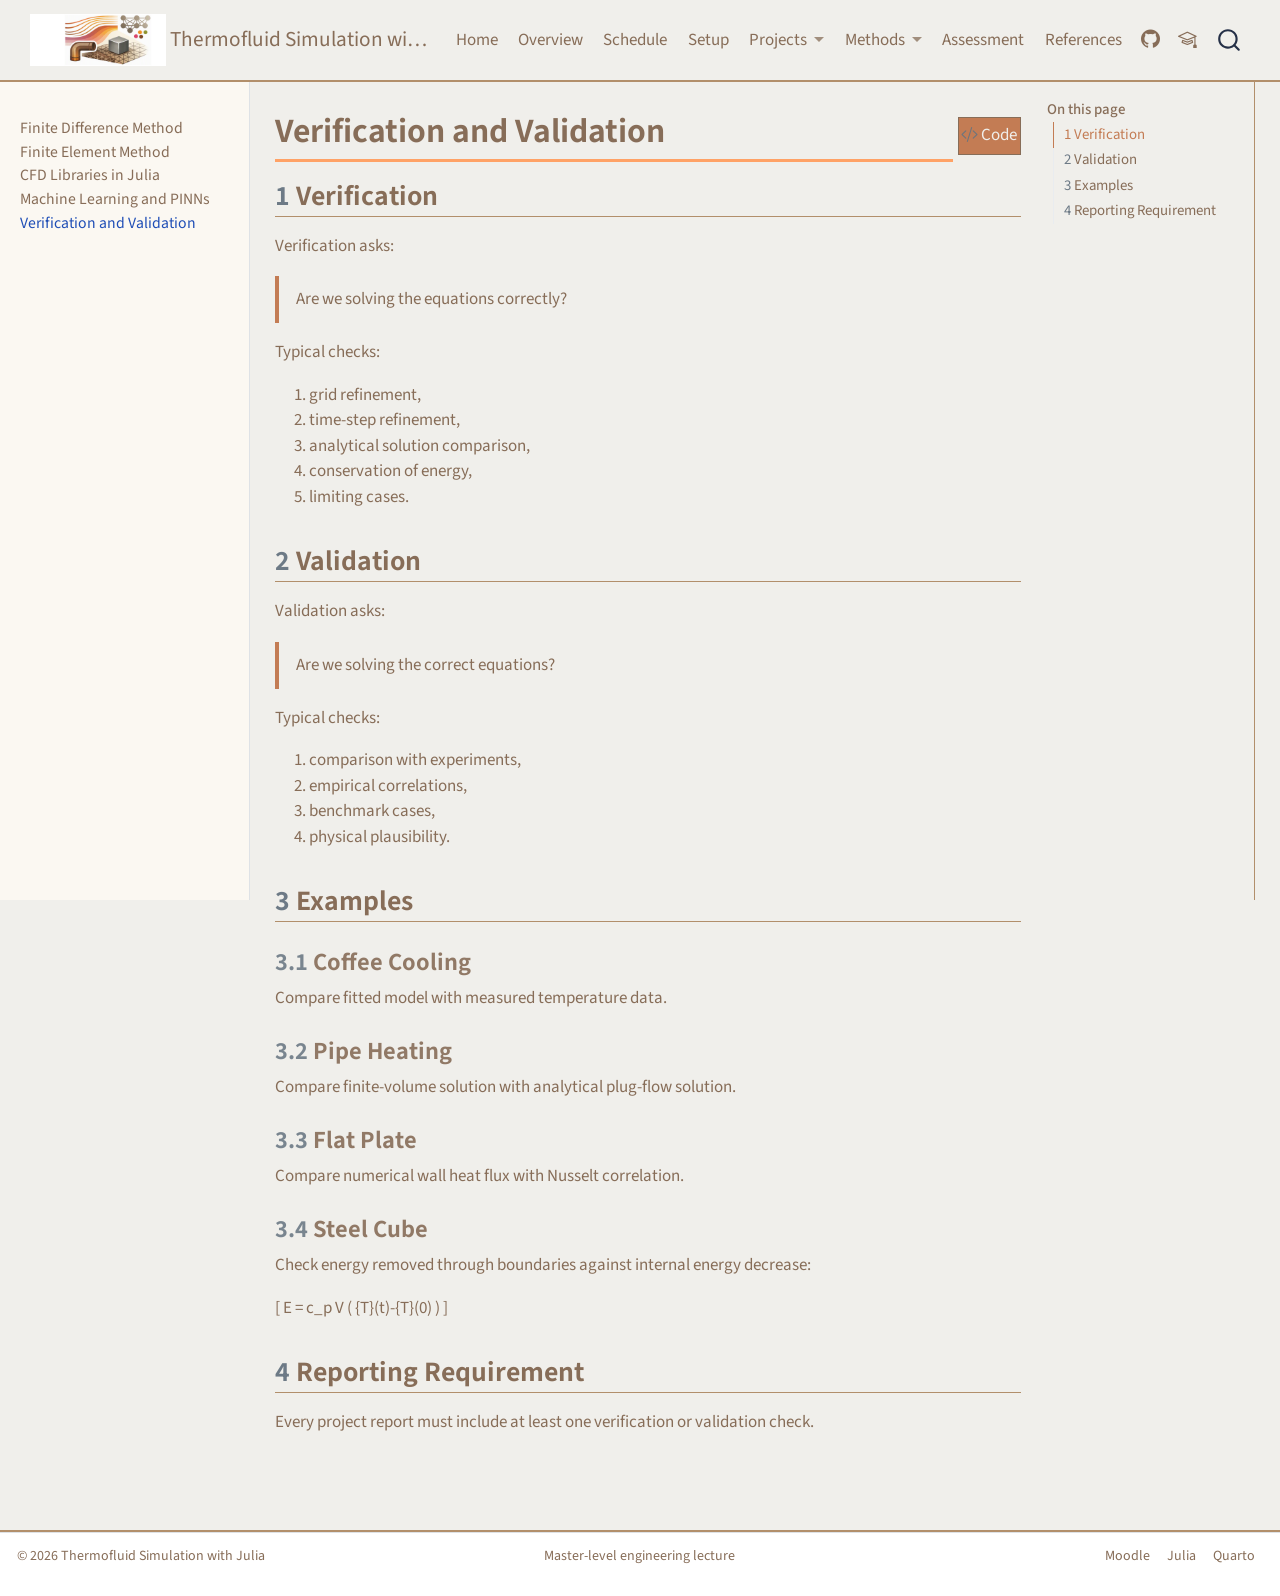
<file: methods/verification-validation.html>
<!DOCTYPE html>
<html xmlns="http://www.w3.org/1999/xhtml" lang="en" xml:lang="en"><head>

<meta charset="utf-8">
<meta name="generator" content="quarto-1.10.18">

<meta name="viewport" content="width=device-width, initial-scale=1.0, user-scalable=yes">


<title>Verification and Validation – Thermofluid Simulation with Julia</title>
<style>
/* Default styles provided by pandoc.
** See https://pandoc.org/MANUAL.html#variables-for-html for config info.
*/
span.smallcaps{font-variant: small-caps;}
div.columns{display: flex; gap: 1.5em;}
div.column{flex: auto;}
@media screen {
div.columns{gap: min(4vw, 1.5em);}
div.column{overflow-x: auto;}
}
div.hanging-indent{margin-left: 1.5em; text-indent: -1.5em;}
ul.task-list{list-style: none;}
ul.task-list li input[type="checkbox"] {
  width: 0.8em;
  margin: 0 0.8em 0.2em -1em; /* quarto-specific, see https://github.com/quarto-dev/quarto-cli/issues/4556 */ 
  vertical-align: middle;
}
/* CSS for syntax highlighting */
html { -webkit-text-size-adjust: 100%; }
pre > code.sourceCode { white-space: pre; position: relative; }
pre > code.sourceCode > span { display: inline-block; line-height: 1.25; }
pre > code.sourceCode > span:empty { height: 1.2em; }
.sourceCode { overflow: visible; }
code.sourceCode > span { color: inherit; text-decoration: inherit; }
div.sourceCode { margin: 1em 0; }
pre.sourceCode { margin: 0; }
@media screen {
div.sourceCode { overflow: auto; }
}
@media print {
pre > code.sourceCode { white-space: pre-wrap; }
pre > code.sourceCode > span { text-indent: -5em; padding-left: 5em; }
}
pre.numberSource code
  { counter-reset: source-line 0; }
pre.numberSource code > span
  { position: relative; left: -4em; counter-increment: source-line; }
pre.numberSource code > span > a:first-child::before
  { content: counter(source-line);
    position: relative; left: -1em; text-align: right; vertical-align: baseline;
    border: none; display: inline-block;
    -webkit-touch-callout: none; -webkit-user-select: none;
    -khtml-user-select: none; -moz-user-select: none;
    -ms-user-select: none; user-select: none;
    padding: 0 4px; width: 4em;
  }
pre.numberSource { margin-left: 3em;  padding-left: 4px; }
div.sourceCode
  {   }
@media screen {
pre > code.sourceCode > span > a:first-child::before { text-decoration: underline; }
}
</style>


<script src="../site_libs/quarto-nav/quarto-nav.js"></script>
<script src="../site_libs/clipboard/clipboard.min.js"></script>
<script src="../site_libs/quarto-search/autocomplete.umd.js"></script>
<script src="../site_libs/quarto-search/fuse.min.js"></script>
<script src="../site_libs/quarto-search/quarto-search.js"></script>
<meta name="quarto:offset" content="../">
<link href="../assets/favicon.png" rel="icon" type="image/png">
<script src="../site_libs/quarto-html/quarto.js" type="module"></script>
<script src="../site_libs/quarto-html/tabsets/tabsets.js" type="module"></script>
<script src="../site_libs/quarto-html/popper.min.js"></script>
<script src="../site_libs/quarto-html/tippy.umd.min.js"></script>
<script src="../site_libs/quarto-html/anchor.min.js"></script>
<link href="../site_libs/quarto-html/tippy.css" rel="stylesheet">
<link href="../site_libs/quarto-html/quarto-syntax-highlighting-bb62276ab45c84d9efd712f51ff97b5a.css" rel="stylesheet" id="quarto-text-highlighting-styles">
<script src="../site_libs/bootstrap/bootstrap.min.js"></script>
<link href="../site_libs/bootstrap/bootstrap-icons.css" rel="stylesheet">
<link href="../site_libs/bootstrap/bootstrap-1e8badbd0cb5ac28dec3b9cb014a888b.min.css" rel="stylesheet" append-hash="true" id="quarto-bootstrap" data-mode="light">
<script id="quarto-search-options" type="application/json">{
  "location": "navbar",
  "copy-button": false,
  "collapse-after": 3,
  "panel-placement": "end",
  "type": "overlay",
  "limit": 50,
  "keyboard-shortcut": [
    "f",
    "/",
    "s"
  ],
  "show-item-context": false,
  "language": {
    "search-no-results-text": "No results",
    "search-matching-documents-text": "matching documents",
    "search-copy-link-title": "Copy link to search",
    "search-hide-matches-text": "Hide additional matches",
    "search-more-match-text": "more match in this document",
    "search-more-matches-text": "more matches in this document",
    "search-clear-button-title": "Clear",
    "search-text-placeholder": "",
    "search-detached-cancel-button-title": "Cancel",
    "search-submit-button-title": "Submit",
    "search-label": "Search"
  }
}</script>
<style>html{ scroll-behavior: smooth; }</style>


<link rel="stylesheet" href="../styles.css">
</head>

<body class="nav-sidebar docked nav-fixed quarto-light">

<div id="quarto-search-results"></div>
  <header id="quarto-header" class="headroom fixed-top">
    <nav class="navbar navbar-expand-lg " data-bs-theme="dark">
      <div class="navbar-container container-fluid">
      <div class="navbar-brand-container mx-auto">
    <a href="../index.html" class="navbar-brand navbar-brand-logo">
    <img src="../assets/logo-3x1.png" alt="Thermofluid Simulation with Julia course logo" class="navbar-logo light-content">
    <img src="../assets/logo-3x1.png" alt="Thermofluid Simulation with Julia course logo" class="navbar-logo dark-content">
    </a>
    <a class="navbar-brand" href="../index.html">
    <span class="navbar-title">Thermofluid Simulation with Julia</span>
    </a>
  </div>
            <div id="quarto-search" class="" title="Search"></div>
          <button class="navbar-toggler" type="button" data-bs-toggle="collapse" data-bs-target="#navbarCollapse" aria-controls="navbarCollapse" role="menu" aria-expanded="false" aria-label="Toggle navigation" onclick="if (window.quartoToggleHeadroom) { window.quartoToggleHeadroom(); }">
  <span class="navbar-toggler-icon"></span>
</button>
          <div class="collapse navbar-collapse" id="navbarCollapse">
            <ul class="navbar-nav navbar-nav-scroll me-auto">
  <li class="nav-item">
    <a class="nav-link" href="../index.html"> 
<span class="menu-text">Home</span></a>
  </li>  
  <li class="nav-item">
    <a class="nav-link" href="../overview.html"> 
<span class="menu-text">Overview</span></a>
  </li>  
  <li class="nav-item">
    <a class="nav-link" href="../schedule.html"> 
<span class="menu-text">Schedule</span></a>
  </li>  
  <li class="nav-item">
    <a class="nav-link" href="../setup.html"> 
<span class="menu-text">Setup</span></a>
  </li>  
  <li class="nav-item dropdown ">
    <a class="nav-link dropdown-toggle" href="#" id="nav-menu-projects" role="link" data-bs-toggle="dropdown" aria-expanded="false">
 <span class="menu-text">Projects</span>
    </a>
    <ul class="dropdown-menu" aria-labelledby="nav-menu-projects">    
        <li>
    <a class="dropdown-item" href="../projects/project-1-steel-cube.html">
 <span class="dropdown-text">Project 1: Steel Cube Cooling</span></a>
  </li>  
        <li>
    <a class="dropdown-item" href="../projects/project-2-coffee.html">
 <span class="dropdown-text">Project 2: Coffee Cooling</span></a>
  </li>  
        <li>
    <a class="dropdown-item" href="../projects/project-3-l-pipe.html">
 <span class="dropdown-text">Project 3: L-Shaped Pipe</span></a>
  </li>  
    </ul>
  </li>
  <li class="nav-item dropdown ">
    <a class="nav-link dropdown-toggle" href="#" id="nav-menu-methods" role="link" data-bs-toggle="dropdown" aria-expanded="false">
 <span class="menu-text">Methods</span>
    </a>
    <ul class="dropdown-menu" aria-labelledby="nav-menu-methods">    
        <li>
    <a class="dropdown-item" href="../methods/finite-difference.html">
 <span class="dropdown-text">Finite Difference</span></a>
  </li>  
        <li>
    <a class="dropdown-item" href="../methods/finite-element.html">
 <span class="dropdown-text">Finite Element Method</span></a>
  </li>  
        <li>
    <a class="dropdown-item" href="../methods/cfd-libraries.html">
 <span class="dropdown-text">CFD Libraries in Julia</span></a>
  </li>  
        <li>
    <a class="dropdown-item" href="../methods/ml-pinns.html">
 <span class="dropdown-text">ML and PINNs</span></a>
  </li>  
        <li>
    <a class="dropdown-item" href="../methods/verification-validation.html">
 <span class="dropdown-text">Verification &amp; Validation</span></a>
  </li>  
    </ul>
  </li>
  <li class="nav-item">
    <a class="nav-link" href="../assessment.html"> 
<span class="menu-text">Assessment</span></a>
  </li>  
  <li class="nav-item">
    <a class="nav-link" href="../references.html"> 
<span class="menu-text">References</span></a>
  </li>  
</ul>
            <ul class="navbar-nav navbar-nav-scroll ms-auto">
  <li class="nav-item compact">
    <a class="nav-link" href="https://github.com/inys/thermofluids-julia-course"> <i class="bi bi-github" role="img" aria-label="GitHub repository">
</i> 
<span class="menu-text"></span></a>
  </li>  
  <li class="nav-item compact">
    <a class="nav-link" href="https://moodle.unileoben.ac.at/course/view.php?id=7923"> <i class="bi bi-mortarboard" role="img" aria-label="Moodle course">
</i> 
<span class="menu-text"></span></a>
  </li>  
</ul>
          </div> <!-- /navcollapse -->
            <div class="quarto-navbar-tools">
</div>
      </div> <!-- /container-fluid -->
    </nav>
  <nav class="quarto-secondary-nav">
    <div class="container-fluid d-flex">
      <button type="button" class="quarto-btn-toggle btn" data-bs-toggle="collapse" role="button" data-bs-target=".quarto-sidebar-collapse-item" aria-controls="quarto-sidebar" aria-expanded="false" aria-label="Toggle sidebar navigation" onclick="if (window.quartoToggleHeadroom) { window.quartoToggleHeadroom(); }">
        <i class="bi bi-layout-text-sidebar-reverse"></i>
      </button>
        <nav class="quarto-page-breadcrumbs" aria-label="breadcrumb"><ol class="breadcrumb"><li class="breadcrumb-item"><a href="../methods/verification-validation.html">Verification and Validation</a></li></ol></nav>
        <a class="flex-grow-1" role="navigation" data-bs-toggle="collapse" data-bs-target=".quarto-sidebar-collapse-item" aria-controls="quarto-sidebar" aria-expanded="false" aria-label="Toggle sidebar navigation" onclick="if (window.quartoToggleHeadroom) { window.quartoToggleHeadroom(); }">      
        </a>
    </div>
  </nav>
</header>
<!-- content -->
<div id="quarto-content" class="quarto-container page-columns page-rows-contents page-layout-article page-navbar">
<!-- sidebar -->
  <nav id="quarto-sidebar" class="sidebar collapse collapse-horizontal quarto-sidebar-collapse-item sidebar-navigation docked overflow-auto">
    <div class="sidebar-menu-container"> 
    <ul class="list-unstyled mt-1">
        <li class="sidebar-item">
  <div class="sidebar-item-container"> 
  <a href="../methods/finite-difference.html" class="sidebar-item-text sidebar-link">
 <span class="menu-text">Finite Difference Method</span></a>
  </div>
</li>
        <li class="sidebar-item">
  <div class="sidebar-item-container"> 
  <a href="../methods/finite-element.html" class="sidebar-item-text sidebar-link">
 <span class="menu-text">Finite Element Method</span></a>
  </div>
</li>
        <li class="sidebar-item">
  <div class="sidebar-item-container"> 
  <a href="../methods/cfd-libraries.html" class="sidebar-item-text sidebar-link">
 <span class="menu-text">CFD Libraries in Julia</span></a>
  </div>
</li>
        <li class="sidebar-item">
  <div class="sidebar-item-container"> 
  <a href="../methods/ml-pinns.html" class="sidebar-item-text sidebar-link">
 <span class="menu-text">Machine Learning and PINNs</span></a>
  </div>
</li>
        <li class="sidebar-item">
  <div class="sidebar-item-container"> 
  <a href="../methods/verification-validation.html" class="sidebar-item-text sidebar-link active">
 <span class="menu-text">Verification and Validation</span></a>
  </div>
</li>
    </ul>
    </div>
</nav>
<div id="quarto-sidebar-glass" class="quarto-sidebar-collapse-item" data-bs-toggle="collapse" data-bs-target=".quarto-sidebar-collapse-item"></div>
<!-- margin-sidebar -->
    <div id="quarto-margin-sidebar" class="sidebar margin-sidebar">
        <nav id="TOC" role="doc-toc" class="toc-active">
    <h2 id="toc-title">On this page</h2>
   
  <ul>
  <li><a href="#verification" id="toc-verification" class="nav-link active" data-scroll-target="#verification"><span class="header-section-number">1</span> Verification</a></li>
  <li><a href="#validation" id="toc-validation" class="nav-link" data-scroll-target="#validation"><span class="header-section-number">2</span> Validation</a></li>
  <li><a href="#examples" id="toc-examples" class="nav-link" data-scroll-target="#examples"><span class="header-section-number">3</span> Examples</a>
  <ul class="collapse">
  <li><a href="#coffee-cooling" id="toc-coffee-cooling" class="nav-link" data-scroll-target="#coffee-cooling"><span class="header-section-number">3.1</span> Coffee Cooling</a></li>
  <li><a href="#pipe-heating" id="toc-pipe-heating" class="nav-link" data-scroll-target="#pipe-heating"><span class="header-section-number">3.2</span> Pipe Heating</a></li>
  <li><a href="#flat-plate" id="toc-flat-plate" class="nav-link" data-scroll-target="#flat-plate"><span class="header-section-number">3.3</span> Flat Plate</a></li>
  <li><a href="#steel-cube" id="toc-steel-cube" class="nav-link" data-scroll-target="#steel-cube"><span class="header-section-number">3.4</span> Steel Cube</a></li>
  </ul></li>
  <li><a href="#reporting-requirement" id="toc-reporting-requirement" class="nav-link" data-scroll-target="#reporting-requirement"><span class="header-section-number">4</span> Reporting Requirement</a></li>
  </ul>
</nav>
    </div>
<!-- main -->
<main class="content" id="quarto-document-content">

<header id="title-block-header" class="quarto-title-block default">
<div class="quarto-title">
<div class="quarto-title-block"><div><h1 class="title">Verification and Validation</h1><button type="button" class="btn code-tools-button" id="quarto-code-tools-source"><i class="bi"></i> Code</button></div></div>
</div>



<div class="quarto-title-meta">

    
  
    
  </div>
  


</header>


<section id="verification" class="level2" data-number="1">
<h2 data-number="1" class="anchored" data-anchor-id="verification"><span class="header-section-number">1</span> Verification</h2>
<p>Verification asks:</p>
<blockquote class="blockquote">
<p>Are we solving the equations correctly?</p>
</blockquote>
<p>Typical checks:</p>
<ol type="1">
<li>grid refinement,</li>
<li>time-step refinement,</li>
<li>analytical solution comparison,</li>
<li>conservation of energy,</li>
<li>limiting cases.</li>
</ol>
</section>
<section id="validation" class="level2" data-number="2">
<h2 data-number="2" class="anchored" data-anchor-id="validation"><span class="header-section-number">2</span> Validation</h2>
<p>Validation asks:</p>
<blockquote class="blockquote">
<p>Are we solving the correct equations?</p>
</blockquote>
<p>Typical checks:</p>
<ol type="1">
<li>comparison with experiments,</li>
<li>empirical correlations,</li>
<li>benchmark cases,</li>
<li>physical plausibility.</li>
</ol>
</section>
<section id="examples" class="level2" data-number="3">
<h2 data-number="3" class="anchored" data-anchor-id="examples"><span class="header-section-number">3</span> Examples</h2>
<section id="coffee-cooling" class="level3" data-number="3.1">
<h3 data-number="3.1" class="anchored" data-anchor-id="coffee-cooling"><span class="header-section-number">3.1</span> Coffee Cooling</h3>
<p>Compare fitted model with measured temperature data.</p>
</section>
<section id="pipe-heating" class="level3" data-number="3.2">
<h3 data-number="3.2" class="anchored" data-anchor-id="pipe-heating"><span class="header-section-number">3.2</span> Pipe Heating</h3>
<p>Compare finite-volume solution with analytical plug-flow solution.</p>
</section>
<section id="flat-plate" class="level3" data-number="3.3">
<h3 data-number="3.3" class="anchored" data-anchor-id="flat-plate"><span class="header-section-number">3.3</span> Flat Plate</h3>
<p>Compare numerical wall heat flux with Nusselt correlation.</p>
</section>
<section id="steel-cube" class="level3" data-number="3.4">
<h3 data-number="3.4" class="anchored" data-anchor-id="steel-cube"><span class="header-section-number">3.4</span> Steel Cube</h3>
<p>Check energy removed through boundaries against internal energy decrease:</p>
<p>[ E = c_p V ( {T}(t)-{T}(0) ) ]</p>
</section>
</section>
<section id="reporting-requirement" class="level2" data-number="4">
<h2 data-number="4" class="anchored" data-anchor-id="reporting-requirement"><span class="header-section-number">4</span> Reporting Requirement</h2>
<p>Every project report must include at least one verification or validation check.</p>


<!-- -->

</section>

</main> <!-- /main -->
<script id="quarto-html-after-body" type="application/javascript">
  window.document.addEventListener("DOMContentLoaded", function (event) {
    const icon = "";
    const anchorJS = new window.AnchorJS();
    anchorJS.options = {
      placement: 'right',
      icon: icon
    };
    anchorJS.add('.anchored');
    const isCodeAnnotation = (el) => {
      for (const clz of el.classList) {
        if (clz.startsWith('code-annotation-')) {                     
          return true;
        }
      }
      return false;
    }
    const onCopySuccess = function(e) {
      // button target
      const button = e.trigger;
      // don't keep focus
      button.blur();
      // flash "checked"
      button.classList.add('code-copy-button-checked');
      var currentTitle = button.getAttribute("title");
      button.setAttribute("title", "Copied!");
      let tooltip;
      if (window.bootstrap) {
        button.setAttribute("data-bs-toggle", "tooltip");
        button.setAttribute("data-bs-placement", "left");
        button.setAttribute("data-bs-title", "Copied!");
        tooltip = new bootstrap.Tooltip(button, 
          { trigger: "manual", 
            customClass: "code-copy-button-tooltip",
            offset: [0, -8]});
        tooltip.show();    
      }
      setTimeout(function() {
        if (tooltip) {
          tooltip.hide();
          button.removeAttribute("data-bs-title");
          button.removeAttribute("data-bs-toggle");
          button.removeAttribute("data-bs-placement");
        }
        button.setAttribute("title", currentTitle);
        button.classList.remove('code-copy-button-checked');
      }, 1000);
      // clear code selection
      e.clearSelection();
    }
    const getTextToCopy = function(trigger) {
      const outerScaffold = trigger.parentElement.cloneNode(true);
      const codeEl = outerScaffold.querySelector('code');
      for (const childEl of codeEl.children) {
        if (isCodeAnnotation(childEl)) {
          childEl.remove();
        }
      }
      return codeEl.innerText;
    }
    const clipboard = new window.ClipboardJS('.code-copy-button:not([data-in-quarto-modal])', {
      text: getTextToCopy
    });
    clipboard.on('success', onCopySuccess);
    if (window.document.getElementById('quarto-embedded-source-code-modal')) {
      const clipboardModal = new window.ClipboardJS('.code-copy-button[data-in-quarto-modal]', {
        text: getTextToCopy,
        container: window.document.getElementById('quarto-embedded-source-code-modal')
      });
      clipboardModal.on('success', onCopySuccess);
    }
    const viewSource = window.document.getElementById('quarto-view-source') ||
                       window.document.getElementById('quarto-code-tools-source');
    if (viewSource) {
      const sourceUrl = viewSource.getAttribute("data-quarto-source-url");
      viewSource.addEventListener("click", function(e) {
        if (sourceUrl) {
          // rstudio viewer pane
          if (/\bcapabilities=\b/.test(window.location)) {
            window.open(sourceUrl);
          } else {
            window.location.href = sourceUrl;
          }
        } else {
          const modal = new bootstrap.Modal(document.getElementById('quarto-embedded-source-code-modal'));
          modal.show();
        }
        return false;
      });
    }
    function toggleCodeHandler(show) {
      return function(e) {
        const cellDetails = window.document.querySelectorAll(".cell details.code-fold");
        for (let i=0; i<cellDetails.length; i++) {
          const details = cellDetails[i];
          if (show) {
            details.open = true;
          } else {
            details.removeAttribute("open");
          }
        }
        const cellCodeDivs = window.document.querySelectorAll(".cell div.sourceCode.cell-code");
        const fromCls = show ? "hidden" : "unhidden";
        const toCls = show ? "unhidden" : "hidden";
        for (let i=0; i<cellCodeDivs.length; i++) {
          const codeDiv = cellCodeDivs[i];
          if (codeDiv.classList.contains(fromCls)) {
            codeDiv.classList.remove(fromCls);
            codeDiv.classList.add(toCls);
          } 
        }
        return false;
      }
    }
    const hideAllCode = window.document.getElementById("quarto-hide-all-code");
    if (hideAllCode) {
      hideAllCode.addEventListener("click", toggleCodeHandler(false));
    }
    const showAllCode = window.document.getElementById("quarto-show-all-code");
    if (showAllCode) {
      showAllCode.addEventListener("click", toggleCodeHandler(true));
    }
      var localhostRegex = new RegExp(/^(?:http|https):\/\/localhost\:?[0-9]*\//);
      var mailtoRegex = new RegExp(/^mailto:/);
        var filterRegex = new RegExp("https:\/\/inys\.github\.io\/thermofluids-julia-course\/");
      var isInternal = (href) => {
          return filterRegex.test(href) || localhostRegex.test(href) || mailtoRegex.test(href);
      }
      // Inspect non-navigation links and adorn them if external
     var links = window.document.querySelectorAll('a[href]:not(.nav-link):not(.navbar-brand):not(.toc-action):not(.sidebar-link):not(.sidebar-item-toggle):not(.pagination-link):not(.no-external):not([aria-hidden]):not(.dropdown-item):not(.quarto-navigation-tool):not(.about-link)');
      for (var i=0; i<links.length; i++) {
        const link = links[i];
        if (!isInternal(link.href)) {
          // undo the damage that might have been done by quarto-nav.js in the case of
          // links that we want to consider external
          if (link.dataset.originalHref !== undefined) {
            link.href = link.dataset.originalHref;
          }
            // target, if specified
            link.setAttribute("target", "_blank");
            if (link.getAttribute("rel") === null) {
              link.setAttribute("rel", "noopener");
            }
        }
      }
    function tippyHover(el, contentFn, onTriggerFn, onUntriggerFn) {
      const config = {
        allowHTML: true,
        maxWidth: 500,
        delay: 100,
        arrow: false,
        appendTo: function(el) {
            return el.parentElement;
        },
        interactive: true,
        interactiveBorder: 10,
        theme: 'quarto',
        placement: 'bottom-start',
      };
      if (contentFn) {
        config.content = contentFn;
      }
      if (onTriggerFn) {
        config.onTrigger = onTriggerFn;
      }
      if (onUntriggerFn) {
        config.onUntrigger = onUntriggerFn;
      }
      window.tippy(el, config); 
    }
    const noterefs = window.document.querySelectorAll('a[role="doc-noteref"]');
    for (var i=0; i<noterefs.length; i++) {
      const ref = noterefs[i];
      tippyHover(ref, function() {
        // use id or data attribute instead here
        let href = ref.getAttribute('data-footnote-href') || ref.getAttribute('href');
        try { href = new URL(href).hash; } catch {}
        const id = href.replace(/^#\/?/, "");
        const note = window.document.getElementById(id);
        if (note) {
          return note.innerHTML;
        } else {
          return "";
        }
      });
    }
    const xrefs = window.document.querySelectorAll('a.quarto-xref');
    const processXRef = (id, note) => {
      // Strip column container classes
      const stripColumnClz = (el) => {
        el.classList.remove("page-full", "page-columns");
        if (el.children) {
          for (const child of el.children) {
            stripColumnClz(child);
          }
        }
      }
      stripColumnClz(note)
      if (id === null || id.startsWith('sec-')) {
        // Special case sections, only their first couple elements
        const container = document.createElement("div");
        if (note.children && note.children.length > 2) {
          container.appendChild(note.children[0].cloneNode(true));
          for (let i = 1; i < note.children.length; i++) {
            const child = note.children[i];
            if (child.tagName === "P" && child.innerText === "") {
              continue;
            } else {
              container.appendChild(child.cloneNode(true));
              break;
            }
          }
          if (window.Quarto?.typesetMath) {
            window.Quarto.typesetMath(container);
          }
          return container.innerHTML
        } else {
          if (window.Quarto?.typesetMath) {
            window.Quarto.typesetMath(note);
          }
          return note.innerHTML;
        }
      } else {
        // Remove any anchor links if they are present
        const anchorLink = note.querySelector('a.anchorjs-link');
        if (anchorLink) {
          anchorLink.remove();
        }
        if (window.Quarto?.typesetMath) {
          window.Quarto.typesetMath(note);
        }
        if (note.classList.contains("callout")) {
          return note.outerHTML;
        } else {
          return note.innerHTML;
        }
      }
    }
    for (var i=0; i<xrefs.length; i++) {
      const xref = xrefs[i];
      tippyHover(xref, undefined, function(instance) {
        instance.disable();
        let url = xref.getAttribute('href');
        let hash = undefined; 
        if (url.startsWith('#')) {
          hash = url;
        } else {
          try { hash = new URL(url).hash; } catch {}
        }
        if (hash) {
          const id = hash.replace(/^#\/?/, "");
          const note = window.document.getElementById(id);
          if (note !== null) {
            try {
              const html = processXRef(id, note.cloneNode(true));
              instance.setContent(html);
            } finally {
              instance.enable();
              instance.show();
            }
          } else {
            // See if we can fetch this
            fetch(url.split('#')[0])
            .then(res => res.text())
            .then(html => {
              const parser = new DOMParser();
              const htmlDoc = parser.parseFromString(html, "text/html");
              const note = htmlDoc.getElementById(id);
              if (note !== null) {
                const html = processXRef(id, note);
                instance.setContent(html);
              } 
            }).finally(() => {
              instance.enable();
              instance.show();
            });
          }
        } else {
          // See if we can fetch a full url (with no hash to target)
          // This is a special case and we should probably do some content thinning / targeting
          fetch(url)
          .then(res => res.text())
          .then(html => {
            const parser = new DOMParser();
            const htmlDoc = parser.parseFromString(html, "text/html");
            const note = htmlDoc.querySelector('main.content');
            if (note !== null) {
              // This should only happen for chapter cross references
              // (since there is no id in the URL)
              // remove the first header
              if (note.children.length > 0 && note.children[0].tagName === "HEADER") {
                note.children[0].remove();
              }
              const html = processXRef(null, note);
              instance.setContent(html);
            } 
          }).finally(() => {
            instance.enable();
            instance.show();
          });
        }
      }, function(instance) {
      });
    }
        let selectedAnnoteEl;
        const selectorForAnnotation = ( cell, annotation) => {
          let cellAttr = 'data-code-cell="' + cell + '"';
          let lineAttr = 'data-code-annotation="' +  annotation + '"';
          const selector = 'span[' + cellAttr + '][' + lineAttr + ']';
          return selector;
        }
        const selectCodeLines = (annoteEl) => {
          const doc = window.document;
          const targetCell = annoteEl.getAttribute("data-target-cell");
          const targetAnnotation = annoteEl.getAttribute("data-target-annotation");
          const annoteSpan = window.document.querySelector(selectorForAnnotation(targetCell, targetAnnotation));
          const lines = annoteSpan.getAttribute("data-code-lines").split(",");
          const lineIds = lines.map((line) => {
            return targetCell + "-" + line;
          })
          let top = null;
          let height = null;
          let parent = null;
          if (lineIds.length > 0) {
              //compute the position of the single el (top and bottom and make a div)
              const el = window.document.getElementById(lineIds[0]);
              top = el.offsetTop;
              height = el.offsetHeight;
              parent = el.parentElement.parentElement;
            if (lineIds.length > 1) {
              const lastEl = window.document.getElementById(lineIds[lineIds.length - 1]);
              const bottom = lastEl.offsetTop + lastEl.offsetHeight;
              height = bottom - top;
            }
            if (top !== null && height !== null && parent !== null) {
              // cook up a div (if necessary) and position it 
              let div = window.document.getElementById("code-annotation-line-highlight");
              if (div === null) {
                div = window.document.createElement("div");
                div.setAttribute("id", "code-annotation-line-highlight");
                div.style.position = 'absolute';
                parent.appendChild(div);
              }
              div.style.top = top - 2 + "px";
              div.style.height = height + 4 + "px";
              div.style.left = 0;
              let gutterDiv = window.document.getElementById("code-annotation-line-highlight-gutter");
              if (gutterDiv === null) {
                gutterDiv = window.document.createElement("div");
                gutterDiv.setAttribute("id", "code-annotation-line-highlight-gutter");
                gutterDiv.style.position = 'absolute';
                const codeCell = window.document.getElementById(targetCell);
                const gutter = codeCell.querySelector('.code-annotation-gutter');
                gutter.appendChild(gutterDiv);
              }
              gutterDiv.style.top = top - 2 + "px";
              gutterDiv.style.height = height + 4 + "px";
            }
            selectedAnnoteEl = annoteEl;
          }
        };
        const unselectCodeLines = () => {
          const elementsIds = ["code-annotation-line-highlight", "code-annotation-line-highlight-gutter"];
          elementsIds.forEach((elId) => {
            const div = window.document.getElementById(elId);
            if (div) {
              div.remove();
            }
          });
          selectedAnnoteEl = undefined;
        };
          // Handle positioning of the toggle
      window.addEventListener(
        "resize",
        throttle(() => {
          elRect = undefined;
          if (selectedAnnoteEl) {
            selectCodeLines(selectedAnnoteEl);
          }
        }, 10)
      );
      function throttle(fn, ms) {
      let throttle = false;
      let timer;
        return (...args) => {
          if(!throttle) { // first call gets through
              fn.apply(this, args);
              throttle = true;
          } else { // all the others get throttled
              if(timer) clearTimeout(timer); // cancel #2
              timer = setTimeout(() => {
                fn.apply(this, args);
                timer = throttle = false;
              }, ms);
          }
        };
      }
        // Attach click handler to the DT
        const annoteDls = window.document.querySelectorAll('dt[data-target-cell]');
        for (const annoteDlNode of annoteDls) {
          annoteDlNode.addEventListener('click', (event) => {
            const clickedEl = event.target;
            if (clickedEl !== selectedAnnoteEl) {
              unselectCodeLines();
              const activeEl = window.document.querySelector('dt[data-target-cell].code-annotation-active');
              if (activeEl) {
                activeEl.classList.remove('code-annotation-active');
              }
              selectCodeLines(clickedEl);
              clickedEl.classList.add('code-annotation-active');
            } else {
              // Unselect the line
              unselectCodeLines();
              clickedEl.classList.remove('code-annotation-active');
            }
          });
        }
    const findCites = (el) => {
      const parentEl = el.parentElement;
      if (parentEl) {
        const cites = parentEl.dataset.cites;
        if (cites) {
          return {
            el,
            cites: cites.split(' ')
          };
        } else {
          return findCites(el.parentElement)
        }
      } else {
        return undefined;
      }
    };
    var bibliorefs = window.document.querySelectorAll('a[role="doc-biblioref"]');
    for (var i=0; i<bibliorefs.length; i++) {
      const ref = bibliorefs[i];
      const citeInfo = findCites(ref);
      if (citeInfo) {
        tippyHover(citeInfo.el, function() {
          var popup = window.document.createElement('div');
          citeInfo.cites.forEach(function(cite) {
            var citeDiv = window.document.createElement('div');
            citeDiv.classList.add('hanging-indent');
            citeDiv.classList.add('csl-entry');
            var biblioDiv = window.document.getElementById('ref-' + cite);
            if (biblioDiv) {
              citeDiv.innerHTML = biblioDiv.innerHTML;
            }
            popup.appendChild(citeDiv);
          });
          return popup.innerHTML;
        });
      }
    }
  });
  </script><div class="modal fade" id="quarto-embedded-source-code-modal" tabindex="-1" aria-labelledby="quarto-embedded-source-code-modal-label" aria-hidden="true"><div class="modal-dialog modal-dialog-scrollable"><div class="modal-content"><div class="modal-header"><h5 class="modal-title" id="quarto-embedded-source-code-modal-label">Source Code</h5><button class="btn-close" data-bs-dismiss="modal"></button></div><div class="modal-body"><div class="">
<div class="code-copy-outer-scaffold"><div class="sourceCode" id="cb1" data-shortcodes="false"><pre class="sourceCode markdown code-with-copy"><code class="sourceCode markdown"><span id="cb1-1"><a href="#cb1-1" aria-hidden="true" tabindex="-1"></a><span class="co">---</span></span>
<span id="cb1-2"><a href="#cb1-2" aria-hidden="true" tabindex="-1"></a><span class="an">title:</span><span class="co"> "Verification and Validation"</span></span>
<span id="cb1-3"><a href="#cb1-3" aria-hidden="true" tabindex="-1"></a><span class="co">---</span></span>
<span id="cb1-4"><a href="#cb1-4" aria-hidden="true" tabindex="-1"></a></span>
<span id="cb1-5"><a href="#cb1-5" aria-hidden="true" tabindex="-1"></a><span class="fu">## Verification</span></span>
<span id="cb1-6"><a href="#cb1-6" aria-hidden="true" tabindex="-1"></a></span>
<span id="cb1-7"><a href="#cb1-7" aria-hidden="true" tabindex="-1"></a>Verification asks:</span>
<span id="cb1-8"><a href="#cb1-8" aria-hidden="true" tabindex="-1"></a></span>
<span id="cb1-9"><a href="#cb1-9" aria-hidden="true" tabindex="-1"></a><span class="at">&gt; Are we solving the equations correctly?</span></span>
<span id="cb1-10"><a href="#cb1-10" aria-hidden="true" tabindex="-1"></a></span>
<span id="cb1-11"><a href="#cb1-11" aria-hidden="true" tabindex="-1"></a>Typical checks:</span>
<span id="cb1-12"><a href="#cb1-12" aria-hidden="true" tabindex="-1"></a></span>
<span id="cb1-13"><a href="#cb1-13" aria-hidden="true" tabindex="-1"></a><span class="ss">1. </span>grid refinement,</span>
<span id="cb1-14"><a href="#cb1-14" aria-hidden="true" tabindex="-1"></a><span class="ss">2. </span>time-step refinement,</span>
<span id="cb1-15"><a href="#cb1-15" aria-hidden="true" tabindex="-1"></a><span class="ss">3. </span>analytical solution comparison,</span>
<span id="cb1-16"><a href="#cb1-16" aria-hidden="true" tabindex="-1"></a><span class="ss">4. </span>conservation of energy,</span>
<span id="cb1-17"><a href="#cb1-17" aria-hidden="true" tabindex="-1"></a><span class="ss">5. </span>limiting cases.</span>
<span id="cb1-18"><a href="#cb1-18" aria-hidden="true" tabindex="-1"></a></span>
<span id="cb1-19"><a href="#cb1-19" aria-hidden="true" tabindex="-1"></a><span class="fu">## Validation</span></span>
<span id="cb1-20"><a href="#cb1-20" aria-hidden="true" tabindex="-1"></a></span>
<span id="cb1-21"><a href="#cb1-21" aria-hidden="true" tabindex="-1"></a>Validation asks:</span>
<span id="cb1-22"><a href="#cb1-22" aria-hidden="true" tabindex="-1"></a></span>
<span id="cb1-23"><a href="#cb1-23" aria-hidden="true" tabindex="-1"></a><span class="at">&gt; Are we solving the correct equations?</span></span>
<span id="cb1-24"><a href="#cb1-24" aria-hidden="true" tabindex="-1"></a></span>
<span id="cb1-25"><a href="#cb1-25" aria-hidden="true" tabindex="-1"></a>Typical checks:</span>
<span id="cb1-26"><a href="#cb1-26" aria-hidden="true" tabindex="-1"></a></span>
<span id="cb1-27"><a href="#cb1-27" aria-hidden="true" tabindex="-1"></a><span class="ss">1. </span>comparison with experiments,</span>
<span id="cb1-28"><a href="#cb1-28" aria-hidden="true" tabindex="-1"></a><span class="ss">2. </span>empirical correlations,</span>
<span id="cb1-29"><a href="#cb1-29" aria-hidden="true" tabindex="-1"></a><span class="ss">3. </span>benchmark cases,</span>
<span id="cb1-30"><a href="#cb1-30" aria-hidden="true" tabindex="-1"></a><span class="ss">4. </span>physical plausibility.</span>
<span id="cb1-31"><a href="#cb1-31" aria-hidden="true" tabindex="-1"></a></span>
<span id="cb1-32"><a href="#cb1-32" aria-hidden="true" tabindex="-1"></a><span class="fu">## Examples</span></span>
<span id="cb1-33"><a href="#cb1-33" aria-hidden="true" tabindex="-1"></a></span>
<span id="cb1-34"><a href="#cb1-34" aria-hidden="true" tabindex="-1"></a><span class="fu">### Coffee Cooling</span></span>
<span id="cb1-35"><a href="#cb1-35" aria-hidden="true" tabindex="-1"></a></span>
<span id="cb1-36"><a href="#cb1-36" aria-hidden="true" tabindex="-1"></a>Compare fitted model with measured temperature data.</span>
<span id="cb1-37"><a href="#cb1-37" aria-hidden="true" tabindex="-1"></a></span>
<span id="cb1-38"><a href="#cb1-38" aria-hidden="true" tabindex="-1"></a><span class="fu">### Pipe Heating</span></span>
<span id="cb1-39"><a href="#cb1-39" aria-hidden="true" tabindex="-1"></a></span>
<span id="cb1-40"><a href="#cb1-40" aria-hidden="true" tabindex="-1"></a>Compare finite-volume solution with analytical plug-flow solution.</span>
<span id="cb1-41"><a href="#cb1-41" aria-hidden="true" tabindex="-1"></a></span>
<span id="cb1-42"><a href="#cb1-42" aria-hidden="true" tabindex="-1"></a><span class="fu">### Flat Plate</span></span>
<span id="cb1-43"><a href="#cb1-43" aria-hidden="true" tabindex="-1"></a></span>
<span id="cb1-44"><a href="#cb1-44" aria-hidden="true" tabindex="-1"></a>Compare numerical wall heat flux with Nusselt correlation.</span>
<span id="cb1-45"><a href="#cb1-45" aria-hidden="true" tabindex="-1"></a></span>
<span id="cb1-46"><a href="#cb1-46" aria-hidden="true" tabindex="-1"></a><span class="fu">### Steel Cube</span></span>
<span id="cb1-47"><a href="#cb1-47" aria-hidden="true" tabindex="-1"></a></span>
<span id="cb1-48"><a href="#cb1-48" aria-hidden="true" tabindex="-1"></a>Check energy removed through boundaries against internal energy decrease:</span>
<span id="cb1-49"><a href="#cb1-49" aria-hidden="true" tabindex="-1"></a></span>
<span id="cb1-50"><a href="#cb1-50" aria-hidden="true" tabindex="-1"></a><span class="sc">\[</span></span>
<span id="cb1-51"><a href="#cb1-51" aria-hidden="true" tabindex="-1"></a>\Delta E</span>
<span id="cb1-52"><a href="#cb1-52" aria-hidden="true" tabindex="-1"></a>=</span>
<span id="cb1-53"><a href="#cb1-53" aria-hidden="true" tabindex="-1"></a>\rho c_p V</span>
<span id="cb1-54"><a href="#cb1-54" aria-hidden="true" tabindex="-1"></a>\left(</span>
<span id="cb1-55"><a href="#cb1-55" aria-hidden="true" tabindex="-1"></a>\bar{T}(t)-\bar{T}(0)</span>
<span id="cb1-56"><a href="#cb1-56" aria-hidden="true" tabindex="-1"></a>\right)</span>
<span id="cb1-57"><a href="#cb1-57" aria-hidden="true" tabindex="-1"></a><span class="sc">\]</span></span>
<span id="cb1-58"><a href="#cb1-58" aria-hidden="true" tabindex="-1"></a></span>
<span id="cb1-59"><a href="#cb1-59" aria-hidden="true" tabindex="-1"></a><span class="fu">## Reporting Requirement</span></span>
<span id="cb1-60"><a href="#cb1-60" aria-hidden="true" tabindex="-1"></a></span>
<span id="cb1-61"><a href="#cb1-61" aria-hidden="true" tabindex="-1"></a>Every project report must include at least one verification or validation check.</span></code></pre></div><button title="Copy to Clipboard" class="code-copy-button" data-in-quarto-modal=""><i class="bi"></i></button></div>
</div></div></div></div></div>
</div> <!-- /content -->
<footer class="footer">
  <div class="nav-footer">
    <div class="nav-footer-left">
<p>© 2026 Thermofluid Simulation with Julia</p>
</div>   
    <div class="nav-footer-center">
<p>Master-level engineering lecture</p>
</div>
    <div class="nav-footer-right">
      <ul class="footer-items list-unstyled">
    <li class="nav-item">
    <a class="nav-link" href="https://moodle.unileoben.ac.at/course/view.php?id=7923">
<p>Moodle</p>
</a>
  </li>  
    <li class="nav-item">
    <a class="nav-link" href="https://julialang.org">
<p>Julia</p>
</a>
  </li>  
    <li class="nav-item">
    <a class="nav-link" href="https://quarto.org">
<p>Quarto</p>
</a>
  </li>  
</ul>
    </div>
  </div>
</footer>




<script src="../site_libs/quarto-html/zenscroll-min.js"></script>
</body></html>
</file>
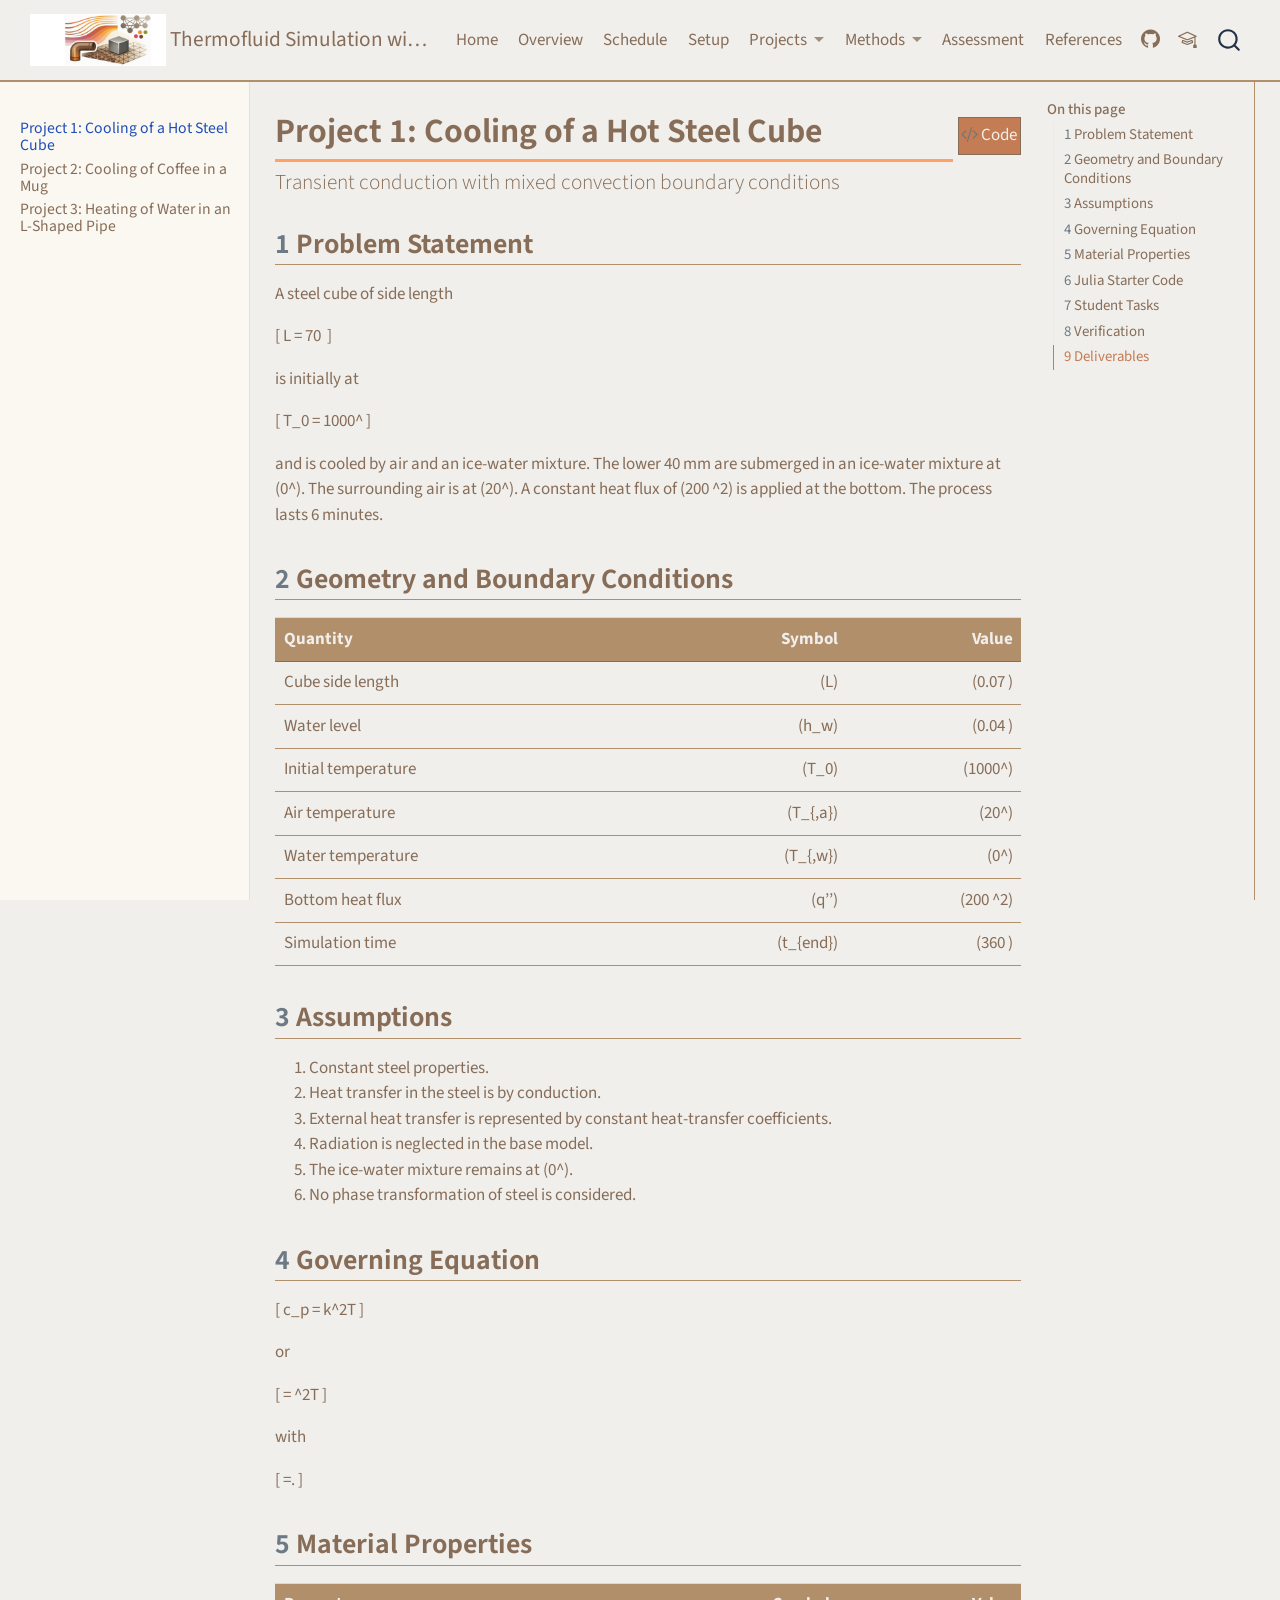
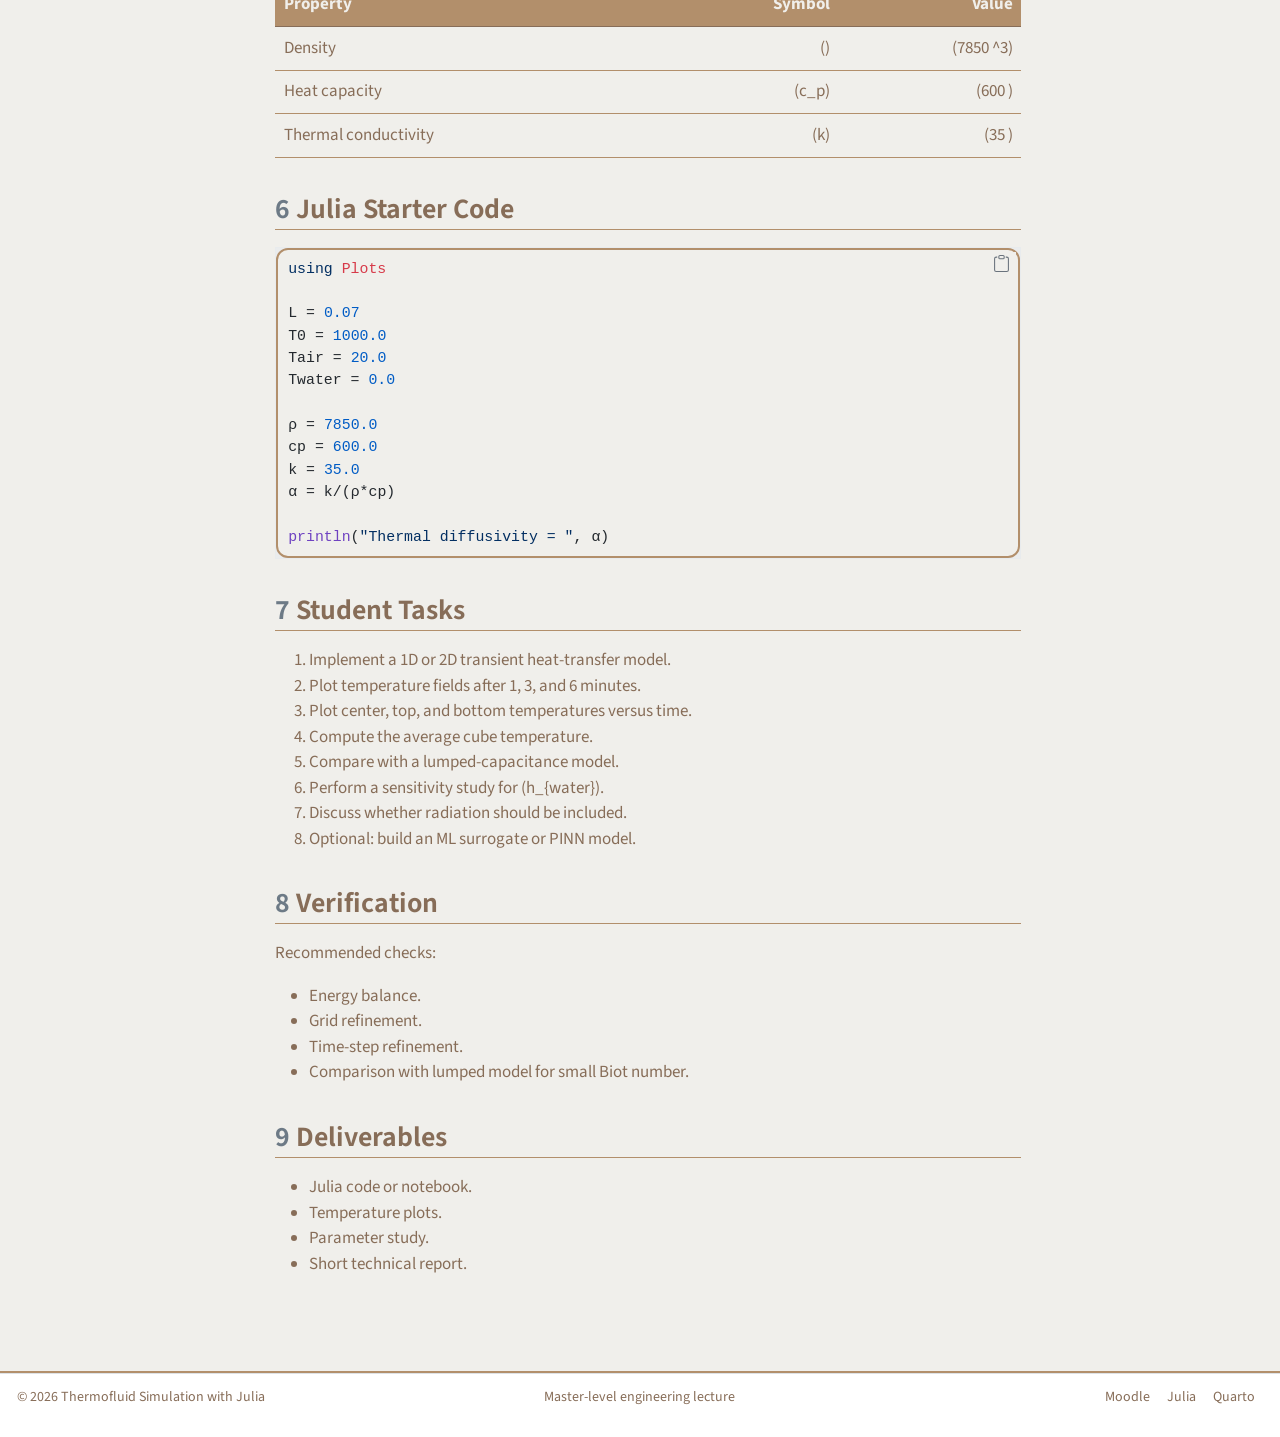
<file: projects/project-1-steel-cube.html>
<!DOCTYPE html>
<html xmlns="http://www.w3.org/1999/xhtml" lang="en" xml:lang="en"><head>

<meta charset="utf-8">
<meta name="generator" content="quarto-1.10.18">

<meta name="viewport" content="width=device-width, initial-scale=1.0, user-scalable=yes">


<title>Project 1: Cooling of a Hot Steel Cube – Thermofluid Simulation with Julia</title>
<style>
/* Default styles provided by pandoc.
** See https://pandoc.org/MANUAL.html#variables-for-html for config info.
*/
span.smallcaps{font-variant: small-caps;}
div.columns{display: flex; gap: 1.5em;}
div.column{flex: auto;}
@media screen {
div.columns{gap: min(4vw, 1.5em);}
div.column{overflow-x: auto;}
}
div.hanging-indent{margin-left: 1.5em; text-indent: -1.5em;}
ul.task-list{list-style: none;}
ul.task-list li input[type="checkbox"] {
  width: 0.8em;
  margin: 0 0.8em 0.2em -1em; /* quarto-specific, see https://github.com/quarto-dev/quarto-cli/issues/4556 */ 
  vertical-align: middle;
}
/* CSS for syntax highlighting */
html { -webkit-text-size-adjust: 100%; }
pre > code.sourceCode { white-space: pre; position: relative; }
pre > code.sourceCode > span { display: inline-block; line-height: 1.25; }
pre > code.sourceCode > span:empty { height: 1.2em; }
.sourceCode { overflow: visible; }
code.sourceCode > span { color: inherit; text-decoration: inherit; }
div.sourceCode { margin: 1em 0; }
pre.sourceCode { margin: 0; }
@media screen {
div.sourceCode { overflow: auto; }
}
@media print {
pre > code.sourceCode { white-space: pre-wrap; }
pre > code.sourceCode > span { text-indent: -5em; padding-left: 5em; }
}
pre.numberSource code
  { counter-reset: source-line 0; }
pre.numberSource code > span
  { position: relative; left: -4em; counter-increment: source-line; }
pre.numberSource code > span > a:first-child::before
  { content: counter(source-line);
    position: relative; left: -1em; text-align: right; vertical-align: baseline;
    border: none; display: inline-block;
    -webkit-touch-callout: none; -webkit-user-select: none;
    -khtml-user-select: none; -moz-user-select: none;
    -ms-user-select: none; user-select: none;
    padding: 0 4px; width: 4em;
  }
pre.numberSource { margin-left: 3em;  padding-left: 4px; }
div.sourceCode
  {   }
@media screen {
pre > code.sourceCode > span > a:first-child::before { text-decoration: underline; }
}
</style>


<script src="../site_libs/quarto-nav/quarto-nav.js"></script>
<script src="../site_libs/clipboard/clipboard.min.js"></script>
<script src="../site_libs/quarto-search/autocomplete.umd.js"></script>
<script src="../site_libs/quarto-search/fuse.min.js"></script>
<script src="../site_libs/quarto-search/quarto-search.js"></script>
<meta name="quarto:offset" content="../">
<link href="../assets/favicon.png" rel="icon" type="image/png">
<script src="../site_libs/quarto-html/quarto.js" type="module"></script>
<script src="../site_libs/quarto-html/tabsets/tabsets.js" type="module"></script>
<script src="../site_libs/quarto-html/popper.min.js"></script>
<script src="../site_libs/quarto-html/tippy.umd.min.js"></script>
<script src="../site_libs/quarto-html/anchor.min.js"></script>
<link href="../site_libs/quarto-html/tippy.css" rel="stylesheet">
<link href="../site_libs/quarto-html/quarto-syntax-highlighting-bb62276ab45c84d9efd712f51ff97b5a.css" rel="stylesheet" id="quarto-text-highlighting-styles">
<script src="../site_libs/bootstrap/bootstrap.min.js"></script>
<link href="../site_libs/bootstrap/bootstrap-icons.css" rel="stylesheet">
<link href="../site_libs/bootstrap/bootstrap-1e8badbd0cb5ac28dec3b9cb014a888b.min.css" rel="stylesheet" append-hash="true" id="quarto-bootstrap" data-mode="light">
<script id="quarto-search-options" type="application/json">{
  "location": "navbar",
  "copy-button": false,
  "collapse-after": 3,
  "panel-placement": "end",
  "type": "overlay",
  "limit": 50,
  "keyboard-shortcut": [
    "f",
    "/",
    "s"
  ],
  "show-item-context": false,
  "language": {
    "search-no-results-text": "No results",
    "search-matching-documents-text": "matching documents",
    "search-copy-link-title": "Copy link to search",
    "search-hide-matches-text": "Hide additional matches",
    "search-more-match-text": "more match in this document",
    "search-more-matches-text": "more matches in this document",
    "search-clear-button-title": "Clear",
    "search-text-placeholder": "",
    "search-detached-cancel-button-title": "Cancel",
    "search-submit-button-title": "Submit",
    "search-label": "Search"
  }
}</script>
<style>html{ scroll-behavior: smooth; }</style>


<link rel="stylesheet" href="../styles.css">
</head>

<body class="nav-sidebar docked nav-fixed quarto-light">

<div id="quarto-search-results"></div>
  <header id="quarto-header" class="headroom fixed-top">
    <nav class="navbar navbar-expand-lg " data-bs-theme="dark">
      <div class="navbar-container container-fluid">
      <div class="navbar-brand-container mx-auto">
    <a href="../index.html" class="navbar-brand navbar-brand-logo">
    <img src="../assets/logo-3x1.png" alt="Thermofluid Simulation with Julia course logo" class="navbar-logo light-content">
    <img src="../assets/logo-3x1.png" alt="Thermofluid Simulation with Julia course logo" class="navbar-logo dark-content">
    </a>
    <a class="navbar-brand" href="../index.html">
    <span class="navbar-title">Thermofluid Simulation with Julia</span>
    </a>
  </div>
            <div id="quarto-search" class="" title="Search"></div>
          <button class="navbar-toggler" type="button" data-bs-toggle="collapse" data-bs-target="#navbarCollapse" aria-controls="navbarCollapse" role="menu" aria-expanded="false" aria-label="Toggle navigation" onclick="if (window.quartoToggleHeadroom) { window.quartoToggleHeadroom(); }">
  <span class="navbar-toggler-icon"></span>
</button>
          <div class="collapse navbar-collapse" id="navbarCollapse">
            <ul class="navbar-nav navbar-nav-scroll me-auto">
  <li class="nav-item">
    <a class="nav-link" href="../index.html"> 
<span class="menu-text">Home</span></a>
  </li>  
  <li class="nav-item">
    <a class="nav-link" href="../overview.html"> 
<span class="menu-text">Overview</span></a>
  </li>  
  <li class="nav-item">
    <a class="nav-link" href="../schedule.html"> 
<span class="menu-text">Schedule</span></a>
  </li>  
  <li class="nav-item">
    <a class="nav-link" href="../setup.html"> 
<span class="menu-text">Setup</span></a>
  </li>  
  <li class="nav-item dropdown ">
    <a class="nav-link dropdown-toggle" href="#" id="nav-menu-projects" role="link" data-bs-toggle="dropdown" aria-expanded="false">
 <span class="menu-text">Projects</span>
    </a>
    <ul class="dropdown-menu" aria-labelledby="nav-menu-projects">    
        <li>
    <a class="dropdown-item" href="../projects/project-1-steel-cube.html">
 <span class="dropdown-text">Project 1: Steel Cube Cooling</span></a>
  </li>  
        <li>
    <a class="dropdown-item" href="../projects/project-2-coffee.html">
 <span class="dropdown-text">Project 2: Coffee Cooling</span></a>
  </li>  
        <li>
    <a class="dropdown-item" href="../projects/project-3-l-pipe.html">
 <span class="dropdown-text">Project 3: L-Shaped Pipe</span></a>
  </li>  
    </ul>
  </li>
  <li class="nav-item dropdown ">
    <a class="nav-link dropdown-toggle" href="#" id="nav-menu-methods" role="link" data-bs-toggle="dropdown" aria-expanded="false">
 <span class="menu-text">Methods</span>
    </a>
    <ul class="dropdown-menu" aria-labelledby="nav-menu-methods">    
        <li>
    <a class="dropdown-item" href="../methods/finite-difference.html">
 <span class="dropdown-text">Finite Difference</span></a>
  </li>  
        <li>
    <a class="dropdown-item" href="../methods/finite-element.html">
 <span class="dropdown-text">Finite Element Method</span></a>
  </li>  
        <li>
    <a class="dropdown-item" href="../methods/cfd-libraries.html">
 <span class="dropdown-text">CFD Libraries in Julia</span></a>
  </li>  
        <li>
    <a class="dropdown-item" href="../methods/ml-pinns.html">
 <span class="dropdown-text">ML and PINNs</span></a>
  </li>  
        <li>
    <a class="dropdown-item" href="../methods/verification-validation.html">
 <span class="dropdown-text">Verification &amp; Validation</span></a>
  </li>  
    </ul>
  </li>
  <li class="nav-item">
    <a class="nav-link" href="../assessment.html"> 
<span class="menu-text">Assessment</span></a>
  </li>  
  <li class="nav-item">
    <a class="nav-link" href="../references.html"> 
<span class="menu-text">References</span></a>
  </li>  
</ul>
            <ul class="navbar-nav navbar-nav-scroll ms-auto">
  <li class="nav-item compact">
    <a class="nav-link" href="https://github.com/inys/thermofluids-julia-course"> <i class="bi bi-github" role="img" aria-label="GitHub repository">
</i> 
<span class="menu-text"></span></a>
  </li>  
  <li class="nav-item compact">
    <a class="nav-link" href="https://moodle.unileoben.ac.at/course/view.php?id=7923"> <i class="bi bi-mortarboard" role="img" aria-label="Moodle course">
</i> 
<span class="menu-text"></span></a>
  </li>  
</ul>
          </div> <!-- /navcollapse -->
            <div class="quarto-navbar-tools">
</div>
      </div> <!-- /container-fluid -->
    </nav>
  <nav class="quarto-secondary-nav">
    <div class="container-fluid d-flex">
      <button type="button" class="quarto-btn-toggle btn" data-bs-toggle="collapse" role="button" data-bs-target=".quarto-sidebar-collapse-item" aria-controls="quarto-sidebar" aria-expanded="false" aria-label="Toggle sidebar navigation" onclick="if (window.quartoToggleHeadroom) { window.quartoToggleHeadroom(); }">
        <i class="bi bi-layout-text-sidebar-reverse"></i>
      </button>
        <nav class="quarto-page-breadcrumbs" aria-label="breadcrumb"><ol class="breadcrumb"><li class="breadcrumb-item"><a href="../projects/project-1-steel-cube.html">Project 1: Cooling of a Hot Steel Cube</a></li></ol></nav>
        <a class="flex-grow-1" role="navigation" data-bs-toggle="collapse" data-bs-target=".quarto-sidebar-collapse-item" aria-controls="quarto-sidebar" aria-expanded="false" aria-label="Toggle sidebar navigation" onclick="if (window.quartoToggleHeadroom) { window.quartoToggleHeadroom(); }">      
        </a>
    </div>
  </nav>
</header>
<!-- content -->
<div id="quarto-content" class="quarto-container page-columns page-rows-contents page-layout-article page-navbar">
<!-- sidebar -->
  <nav id="quarto-sidebar" class="sidebar collapse collapse-horizontal quarto-sidebar-collapse-item sidebar-navigation docked overflow-auto">
    <div class="sidebar-menu-container"> 
    <ul class="list-unstyled mt-1">
        <li class="sidebar-item">
  <div class="sidebar-item-container"> 
  <a href="../projects/project-1-steel-cube.html" class="sidebar-item-text sidebar-link active">
 <span class="menu-text">Project 1: Cooling of a Hot Steel Cube</span></a>
  </div>
</li>
        <li class="sidebar-item">
  <div class="sidebar-item-container"> 
  <a href="../projects/project-2-coffee.html" class="sidebar-item-text sidebar-link">
 <span class="menu-text">Project 2: Cooling of Coffee in a Mug</span></a>
  </div>
</li>
        <li class="sidebar-item">
  <div class="sidebar-item-container"> 
  <a href="../projects/project-3-l-pipe.html" class="sidebar-item-text sidebar-link">
 <span class="menu-text">Project 3: Heating of Water in an L-Shaped Pipe</span></a>
  </div>
</li>
    </ul>
    </div>
</nav>
<div id="quarto-sidebar-glass" class="quarto-sidebar-collapse-item" data-bs-toggle="collapse" data-bs-target=".quarto-sidebar-collapse-item"></div>
<!-- margin-sidebar -->
    <div id="quarto-margin-sidebar" class="sidebar margin-sidebar">
        <nav id="TOC" role="doc-toc" class="toc-active">
    <h2 id="toc-title">On this page</h2>
   
  <ul>
  <li><a href="#problem-statement" id="toc-problem-statement" class="nav-link active" data-scroll-target="#problem-statement"><span class="header-section-number">1</span> Problem Statement</a></li>
  <li><a href="#geometry-and-boundary-conditions" id="toc-geometry-and-boundary-conditions" class="nav-link" data-scroll-target="#geometry-and-boundary-conditions"><span class="header-section-number">2</span> Geometry and Boundary Conditions</a></li>
  <li><a href="#assumptions" id="toc-assumptions" class="nav-link" data-scroll-target="#assumptions"><span class="header-section-number">3</span> Assumptions</a></li>
  <li><a href="#governing-equation" id="toc-governing-equation" class="nav-link" data-scroll-target="#governing-equation"><span class="header-section-number">4</span> Governing Equation</a></li>
  <li><a href="#material-properties" id="toc-material-properties" class="nav-link" data-scroll-target="#material-properties"><span class="header-section-number">5</span> Material Properties</a></li>
  <li><a href="#julia-starter-code" id="toc-julia-starter-code" class="nav-link" data-scroll-target="#julia-starter-code"><span class="header-section-number">6</span> Julia Starter Code</a></li>
  <li><a href="#student-tasks" id="toc-student-tasks" class="nav-link" data-scroll-target="#student-tasks"><span class="header-section-number">7</span> Student Tasks</a></li>
  <li><a href="#verification" id="toc-verification" class="nav-link" data-scroll-target="#verification"><span class="header-section-number">8</span> Verification</a></li>
  <li><a href="#deliverables" id="toc-deliverables" class="nav-link" data-scroll-target="#deliverables"><span class="header-section-number">9</span> Deliverables</a></li>
  </ul>
</nav>
    </div>
<!-- main -->
<main class="content" id="quarto-document-content">

<header id="title-block-header" class="quarto-title-block default">
<div class="quarto-title">
<div class="quarto-title-block"><div><h1 class="title">Project 1: Cooling of a Hot Steel Cube</h1><button type="button" class="btn code-tools-button" id="quarto-code-tools-source"><i class="bi"></i> Code</button></div></div>
<p class="subtitle lead">Transient conduction with mixed convection boundary conditions</p>
</div>



<div class="quarto-title-meta">

    
  
    
  </div>
  


</header>


<section id="problem-statement" class="level2" data-number="1">
<h2 data-number="1" class="anchored" data-anchor-id="problem-statement"><span class="header-section-number">1</span> Problem Statement</h2>
<p>A steel cube of side length</p>
<p>[ L = 70&nbsp; ]</p>
<p>is initially at</p>
<p>[ T_0 = 1000^ ]</p>
<p>and is cooled by air and an ice-water mixture. The lower 40 mm are submerged in an ice-water mixture at (0^). The surrounding air is at (20^). A constant heat flux of (200&nbsp;^2) is applied at the bottom. The process lasts 6 minutes.</p>
</section>
<section id="geometry-and-boundary-conditions" class="level2" data-number="2">
<h2 data-number="2" class="anchored" data-anchor-id="geometry-and-boundary-conditions"><span class="header-section-number">2</span> Geometry and Boundary Conditions</h2>
<table class="caption-top table">
<thead>
<tr class="header">
<th>Quantity</th>
<th style="text-align: right;">Symbol</th>
<th style="text-align: right;">Value</th>
</tr>
</thead>
<tbody>
<tr class="odd">
<td>Cube side length</td>
<td style="text-align: right;">(L)</td>
<td style="text-align: right;">(0.07&nbsp;)</td>
</tr>
<tr class="even">
<td>Water level</td>
<td style="text-align: right;">(h_w)</td>
<td style="text-align: right;">(0.04&nbsp;)</td>
</tr>
<tr class="odd">
<td>Initial temperature</td>
<td style="text-align: right;">(T_0)</td>
<td style="text-align: right;">(1000^)</td>
</tr>
<tr class="even">
<td>Air temperature</td>
<td style="text-align: right;">(T_{,a})</td>
<td style="text-align: right;">(20^)</td>
</tr>
<tr class="odd">
<td>Water temperature</td>
<td style="text-align: right;">(T_{,w})</td>
<td style="text-align: right;">(0^)</td>
</tr>
<tr class="even">
<td>Bottom heat flux</td>
<td style="text-align: right;">(q’’)</td>
<td style="text-align: right;">(200&nbsp;^2)</td>
</tr>
<tr class="odd">
<td>Simulation time</td>
<td style="text-align: right;">(t_{end})</td>
<td style="text-align: right;">(360&nbsp;)</td>
</tr>
</tbody>
</table>
</section>
<section id="assumptions" class="level2" data-number="3">
<h2 data-number="3" class="anchored" data-anchor-id="assumptions"><span class="header-section-number">3</span> Assumptions</h2>
<ol type="1">
<li>Constant steel properties.</li>
<li>Heat transfer in the steel is by conduction.</li>
<li>External heat transfer is represented by constant heat-transfer coefficients.</li>
<li>Radiation is neglected in the base model.</li>
<li>The ice-water mixture remains at (0^).</li>
<li>No phase transformation of steel is considered.</li>
</ol>
</section>
<section id="governing-equation" class="level2" data-number="4">
<h2 data-number="4" class="anchored" data-anchor-id="governing-equation"><span class="header-section-number">4</span> Governing Equation</h2>
<p>[ c_p = k^2T ]</p>
<p>or</p>
<p>[ = ^2T ]</p>
<p>with</p>
<p>[ =. ]</p>
</section>
<section id="material-properties" class="level2" data-number="5">
<h2 data-number="5" class="anchored" data-anchor-id="material-properties"><span class="header-section-number">5</span> Material Properties</h2>
<table class="caption-top table">
<thead>
<tr class="header">
<th>Property</th>
<th style="text-align: right;">Symbol</th>
<th style="text-align: right;">Value</th>
</tr>
</thead>
<tbody>
<tr class="odd">
<td>Density</td>
<td style="text-align: right;">()</td>
<td style="text-align: right;">(7850&nbsp;^3)</td>
</tr>
<tr class="even">
<td>Heat capacity</td>
<td style="text-align: right;">(c_p)</td>
<td style="text-align: right;">(600&nbsp;)</td>
</tr>
<tr class="odd">
<td>Thermal conductivity</td>
<td style="text-align: right;">(k)</td>
<td style="text-align: right;">(35&nbsp;)</td>
</tr>
</tbody>
</table>
</section>
<section id="julia-starter-code" class="level2" data-number="6">
<h2 data-number="6" class="anchored" data-anchor-id="julia-starter-code"><span class="header-section-number">6</span> Julia Starter Code</h2>
<div class="code-copy-outer-scaffold"><div class="sourceCode" id="cb1"><pre class="sourceCode julia code-with-copy"><code class="sourceCode julia"><span id="cb1-1"><a href="#cb1-1" aria-hidden="true" tabindex="-1"></a><span class="im">using</span> <span class="bu">Plots</span></span>
<span id="cb1-2"><a href="#cb1-2" aria-hidden="true" tabindex="-1"></a></span>
<span id="cb1-3"><a href="#cb1-3" aria-hidden="true" tabindex="-1"></a>L <span class="op">=</span> <span class="fl">0.07</span></span>
<span id="cb1-4"><a href="#cb1-4" aria-hidden="true" tabindex="-1"></a>T0 <span class="op">=</span> <span class="fl">1000.0</span></span>
<span id="cb1-5"><a href="#cb1-5" aria-hidden="true" tabindex="-1"></a>Tair <span class="op">=</span> <span class="fl">20.0</span></span>
<span id="cb1-6"><a href="#cb1-6" aria-hidden="true" tabindex="-1"></a>Twater <span class="op">=</span> <span class="fl">0.0</span></span>
<span id="cb1-7"><a href="#cb1-7" aria-hidden="true" tabindex="-1"></a></span>
<span id="cb1-8"><a href="#cb1-8" aria-hidden="true" tabindex="-1"></a>ρ <span class="op">=</span> <span class="fl">7850.0</span></span>
<span id="cb1-9"><a href="#cb1-9" aria-hidden="true" tabindex="-1"></a>cp <span class="op">=</span> <span class="fl">600.0</span></span>
<span id="cb1-10"><a href="#cb1-10" aria-hidden="true" tabindex="-1"></a>k <span class="op">=</span> <span class="fl">35.0</span></span>
<span id="cb1-11"><a href="#cb1-11" aria-hidden="true" tabindex="-1"></a>α <span class="op">=</span> k<span class="op">/</span>(ρ<span class="op">*</span>cp)</span>
<span id="cb1-12"><a href="#cb1-12" aria-hidden="true" tabindex="-1"></a></span>
<span id="cb1-13"><a href="#cb1-13" aria-hidden="true" tabindex="-1"></a><span class="fu">println</span>(<span class="st">"Thermal diffusivity = "</span>, α)</span></code></pre></div><button title="Copy to Clipboard" class="code-copy-button"><i class="bi"></i></button></div>
</section>
<section id="student-tasks" class="level2" data-number="7">
<h2 data-number="7" class="anchored" data-anchor-id="student-tasks"><span class="header-section-number">7</span> Student Tasks</h2>
<ol type="1">
<li>Implement a 1D or 2D transient heat-transfer model.</li>
<li>Plot temperature fields after 1, 3, and 6 minutes.</li>
<li>Plot center, top, and bottom temperatures versus time.</li>
<li>Compute the average cube temperature.</li>
<li>Compare with a lumped-capacitance model.</li>
<li>Perform a sensitivity study for (h_{water}).</li>
<li>Discuss whether radiation should be included.</li>
<li>Optional: build an ML surrogate or PINN model.</li>
</ol>
</section>
<section id="verification" class="level2" data-number="8">
<h2 data-number="8" class="anchored" data-anchor-id="verification"><span class="header-section-number">8</span> Verification</h2>
<p>Recommended checks:</p>
<ul>
<li>Energy balance.</li>
<li>Grid refinement.</li>
<li>Time-step refinement.</li>
<li>Comparison with lumped model for small Biot number.</li>
</ul>
</section>
<section id="deliverables" class="level2" data-number="9">
<h2 data-number="9" class="anchored" data-anchor-id="deliverables"><span class="header-section-number">9</span> Deliverables</h2>
<ul>
<li>Julia code or notebook.</li>
<li>Temperature plots.</li>
<li>Parameter study.</li>
<li>Short technical report.</li>
</ul>


<!-- -->

</section>

</main> <!-- /main -->
<script id="quarto-html-after-body" type="application/javascript">
  window.document.addEventListener("DOMContentLoaded", function (event) {
    const icon = "";
    const anchorJS = new window.AnchorJS();
    anchorJS.options = {
      placement: 'right',
      icon: icon
    };
    anchorJS.add('.anchored');
    const isCodeAnnotation = (el) => {
      for (const clz of el.classList) {
        if (clz.startsWith('code-annotation-')) {                     
          return true;
        }
      }
      return false;
    }
    const onCopySuccess = function(e) {
      // button target
      const button = e.trigger;
      // don't keep focus
      button.blur();
      // flash "checked"
      button.classList.add('code-copy-button-checked');
      var currentTitle = button.getAttribute("title");
      button.setAttribute("title", "Copied!");
      let tooltip;
      if (window.bootstrap) {
        button.setAttribute("data-bs-toggle", "tooltip");
        button.setAttribute("data-bs-placement", "left");
        button.setAttribute("data-bs-title", "Copied!");
        tooltip = new bootstrap.Tooltip(button, 
          { trigger: "manual", 
            customClass: "code-copy-button-tooltip",
            offset: [0, -8]});
        tooltip.show();    
      }
      setTimeout(function() {
        if (tooltip) {
          tooltip.hide();
          button.removeAttribute("data-bs-title");
          button.removeAttribute("data-bs-toggle");
          button.removeAttribute("data-bs-placement");
        }
        button.setAttribute("title", currentTitle);
        button.classList.remove('code-copy-button-checked');
      }, 1000);
      // clear code selection
      e.clearSelection();
    }
    const getTextToCopy = function(trigger) {
      const outerScaffold = trigger.parentElement.cloneNode(true);
      const codeEl = outerScaffold.querySelector('code');
      for (const childEl of codeEl.children) {
        if (isCodeAnnotation(childEl)) {
          childEl.remove();
        }
      }
      return codeEl.innerText;
    }
    const clipboard = new window.ClipboardJS('.code-copy-button:not([data-in-quarto-modal])', {
      text: getTextToCopy
    });
    clipboard.on('success', onCopySuccess);
    if (window.document.getElementById('quarto-embedded-source-code-modal')) {
      const clipboardModal = new window.ClipboardJS('.code-copy-button[data-in-quarto-modal]', {
        text: getTextToCopy,
        container: window.document.getElementById('quarto-embedded-source-code-modal')
      });
      clipboardModal.on('success', onCopySuccess);
    }
    const viewSource = window.document.getElementById('quarto-view-source') ||
                       window.document.getElementById('quarto-code-tools-source');
    if (viewSource) {
      const sourceUrl = viewSource.getAttribute("data-quarto-source-url");
      viewSource.addEventListener("click", function(e) {
        if (sourceUrl) {
          // rstudio viewer pane
          if (/\bcapabilities=\b/.test(window.location)) {
            window.open(sourceUrl);
          } else {
            window.location.href = sourceUrl;
          }
        } else {
          const modal = new bootstrap.Modal(document.getElementById('quarto-embedded-source-code-modal'));
          modal.show();
        }
        return false;
      });
    }
    function toggleCodeHandler(show) {
      return function(e) {
        const cellDetails = window.document.querySelectorAll(".cell details.code-fold");
        for (let i=0; i<cellDetails.length; i++) {
          const details = cellDetails[i];
          if (show) {
            details.open = true;
          } else {
            details.removeAttribute("open");
          }
        }
        const cellCodeDivs = window.document.querySelectorAll(".cell div.sourceCode.cell-code");
        const fromCls = show ? "hidden" : "unhidden";
        const toCls = show ? "unhidden" : "hidden";
        for (let i=0; i<cellCodeDivs.length; i++) {
          const codeDiv = cellCodeDivs[i];
          if (codeDiv.classList.contains(fromCls)) {
            codeDiv.classList.remove(fromCls);
            codeDiv.classList.add(toCls);
          } 
        }
        return false;
      }
    }
    const hideAllCode = window.document.getElementById("quarto-hide-all-code");
    if (hideAllCode) {
      hideAllCode.addEventListener("click", toggleCodeHandler(false));
    }
    const showAllCode = window.document.getElementById("quarto-show-all-code");
    if (showAllCode) {
      showAllCode.addEventListener("click", toggleCodeHandler(true));
    }
      var localhostRegex = new RegExp(/^(?:http|https):\/\/localhost\:?[0-9]*\//);
      var mailtoRegex = new RegExp(/^mailto:/);
        var filterRegex = new RegExp("https:\/\/inys\.github\.io\/thermofluids-julia-course\/");
      var isInternal = (href) => {
          return filterRegex.test(href) || localhostRegex.test(href) || mailtoRegex.test(href);
      }
      // Inspect non-navigation links and adorn them if external
     var links = window.document.querySelectorAll('a[href]:not(.nav-link):not(.navbar-brand):not(.toc-action):not(.sidebar-link):not(.sidebar-item-toggle):not(.pagination-link):not(.no-external):not([aria-hidden]):not(.dropdown-item):not(.quarto-navigation-tool):not(.about-link)');
      for (var i=0; i<links.length; i++) {
        const link = links[i];
        if (!isInternal(link.href)) {
          // undo the damage that might have been done by quarto-nav.js in the case of
          // links that we want to consider external
          if (link.dataset.originalHref !== undefined) {
            link.href = link.dataset.originalHref;
          }
            // target, if specified
            link.setAttribute("target", "_blank");
            if (link.getAttribute("rel") === null) {
              link.setAttribute("rel", "noopener");
            }
        }
      }
    function tippyHover(el, contentFn, onTriggerFn, onUntriggerFn) {
      const config = {
        allowHTML: true,
        maxWidth: 500,
        delay: 100,
        arrow: false,
        appendTo: function(el) {
            return el.parentElement;
        },
        interactive: true,
        interactiveBorder: 10,
        theme: 'quarto',
        placement: 'bottom-start',
      };
      if (contentFn) {
        config.content = contentFn;
      }
      if (onTriggerFn) {
        config.onTrigger = onTriggerFn;
      }
      if (onUntriggerFn) {
        config.onUntrigger = onUntriggerFn;
      }
      window.tippy(el, config); 
    }
    const noterefs = window.document.querySelectorAll('a[role="doc-noteref"]');
    for (var i=0; i<noterefs.length; i++) {
      const ref = noterefs[i];
      tippyHover(ref, function() {
        // use id or data attribute instead here
        let href = ref.getAttribute('data-footnote-href') || ref.getAttribute('href');
        try { href = new URL(href).hash; } catch {}
        const id = href.replace(/^#\/?/, "");
        const note = window.document.getElementById(id);
        if (note) {
          return note.innerHTML;
        } else {
          return "";
        }
      });
    }
    const xrefs = window.document.querySelectorAll('a.quarto-xref');
    const processXRef = (id, note) => {
      // Strip column container classes
      const stripColumnClz = (el) => {
        el.classList.remove("page-full", "page-columns");
        if (el.children) {
          for (const child of el.children) {
            stripColumnClz(child);
          }
        }
      }
      stripColumnClz(note)
      if (id === null || id.startsWith('sec-')) {
        // Special case sections, only their first couple elements
        const container = document.createElement("div");
        if (note.children && note.children.length > 2) {
          container.appendChild(note.children[0].cloneNode(true));
          for (let i = 1; i < note.children.length; i++) {
            const child = note.children[i];
            if (child.tagName === "P" && child.innerText === "") {
              continue;
            } else {
              container.appendChild(child.cloneNode(true));
              break;
            }
          }
          if (window.Quarto?.typesetMath) {
            window.Quarto.typesetMath(container);
          }
          return container.innerHTML
        } else {
          if (window.Quarto?.typesetMath) {
            window.Quarto.typesetMath(note);
          }
          return note.innerHTML;
        }
      } else {
        // Remove any anchor links if they are present
        const anchorLink = note.querySelector('a.anchorjs-link');
        if (anchorLink) {
          anchorLink.remove();
        }
        if (window.Quarto?.typesetMath) {
          window.Quarto.typesetMath(note);
        }
        if (note.classList.contains("callout")) {
          return note.outerHTML;
        } else {
          return note.innerHTML;
        }
      }
    }
    for (var i=0; i<xrefs.length; i++) {
      const xref = xrefs[i];
      tippyHover(xref, undefined, function(instance) {
        instance.disable();
        let url = xref.getAttribute('href');
        let hash = undefined; 
        if (url.startsWith('#')) {
          hash = url;
        } else {
          try { hash = new URL(url).hash; } catch {}
        }
        if (hash) {
          const id = hash.replace(/^#\/?/, "");
          const note = window.document.getElementById(id);
          if (note !== null) {
            try {
              const html = processXRef(id, note.cloneNode(true));
              instance.setContent(html);
            } finally {
              instance.enable();
              instance.show();
            }
          } else {
            // See if we can fetch this
            fetch(url.split('#')[0])
            .then(res => res.text())
            .then(html => {
              const parser = new DOMParser();
              const htmlDoc = parser.parseFromString(html, "text/html");
              const note = htmlDoc.getElementById(id);
              if (note !== null) {
                const html = processXRef(id, note);
                instance.setContent(html);
              } 
            }).finally(() => {
              instance.enable();
              instance.show();
            });
          }
        } else {
          // See if we can fetch a full url (with no hash to target)
          // This is a special case and we should probably do some content thinning / targeting
          fetch(url)
          .then(res => res.text())
          .then(html => {
            const parser = new DOMParser();
            const htmlDoc = parser.parseFromString(html, "text/html");
            const note = htmlDoc.querySelector('main.content');
            if (note !== null) {
              // This should only happen for chapter cross references
              // (since there is no id in the URL)
              // remove the first header
              if (note.children.length > 0 && note.children[0].tagName === "HEADER") {
                note.children[0].remove();
              }
              const html = processXRef(null, note);
              instance.setContent(html);
            } 
          }).finally(() => {
            instance.enable();
            instance.show();
          });
        }
      }, function(instance) {
      });
    }
        let selectedAnnoteEl;
        const selectorForAnnotation = ( cell, annotation) => {
          let cellAttr = 'data-code-cell="' + cell + '"';
          let lineAttr = 'data-code-annotation="' +  annotation + '"';
          const selector = 'span[' + cellAttr + '][' + lineAttr + ']';
          return selector;
        }
        const selectCodeLines = (annoteEl) => {
          const doc = window.document;
          const targetCell = annoteEl.getAttribute("data-target-cell");
          const targetAnnotation = annoteEl.getAttribute("data-target-annotation");
          const annoteSpan = window.document.querySelector(selectorForAnnotation(targetCell, targetAnnotation));
          const lines = annoteSpan.getAttribute("data-code-lines").split(",");
          const lineIds = lines.map((line) => {
            return targetCell + "-" + line;
          })
          let top = null;
          let height = null;
          let parent = null;
          if (lineIds.length > 0) {
              //compute the position of the single el (top and bottom and make a div)
              const el = window.document.getElementById(lineIds[0]);
              top = el.offsetTop;
              height = el.offsetHeight;
              parent = el.parentElement.parentElement;
            if (lineIds.length > 1) {
              const lastEl = window.document.getElementById(lineIds[lineIds.length - 1]);
              const bottom = lastEl.offsetTop + lastEl.offsetHeight;
              height = bottom - top;
            }
            if (top !== null && height !== null && parent !== null) {
              // cook up a div (if necessary) and position it 
              let div = window.document.getElementById("code-annotation-line-highlight");
              if (div === null) {
                div = window.document.createElement("div");
                div.setAttribute("id", "code-annotation-line-highlight");
                div.style.position = 'absolute';
                parent.appendChild(div);
              }
              div.style.top = top - 2 + "px";
              div.style.height = height + 4 + "px";
              div.style.left = 0;
              let gutterDiv = window.document.getElementById("code-annotation-line-highlight-gutter");
              if (gutterDiv === null) {
                gutterDiv = window.document.createElement("div");
                gutterDiv.setAttribute("id", "code-annotation-line-highlight-gutter");
                gutterDiv.style.position = 'absolute';
                const codeCell = window.document.getElementById(targetCell);
                const gutter = codeCell.querySelector('.code-annotation-gutter');
                gutter.appendChild(gutterDiv);
              }
              gutterDiv.style.top = top - 2 + "px";
              gutterDiv.style.height = height + 4 + "px";
            }
            selectedAnnoteEl = annoteEl;
          }
        };
        const unselectCodeLines = () => {
          const elementsIds = ["code-annotation-line-highlight", "code-annotation-line-highlight-gutter"];
          elementsIds.forEach((elId) => {
            const div = window.document.getElementById(elId);
            if (div) {
              div.remove();
            }
          });
          selectedAnnoteEl = undefined;
        };
          // Handle positioning of the toggle
      window.addEventListener(
        "resize",
        throttle(() => {
          elRect = undefined;
          if (selectedAnnoteEl) {
            selectCodeLines(selectedAnnoteEl);
          }
        }, 10)
      );
      function throttle(fn, ms) {
      let throttle = false;
      let timer;
        return (...args) => {
          if(!throttle) { // first call gets through
              fn.apply(this, args);
              throttle = true;
          } else { // all the others get throttled
              if(timer) clearTimeout(timer); // cancel #2
              timer = setTimeout(() => {
                fn.apply(this, args);
                timer = throttle = false;
              }, ms);
          }
        };
      }
        // Attach click handler to the DT
        const annoteDls = window.document.querySelectorAll('dt[data-target-cell]');
        for (const annoteDlNode of annoteDls) {
          annoteDlNode.addEventListener('click', (event) => {
            const clickedEl = event.target;
            if (clickedEl !== selectedAnnoteEl) {
              unselectCodeLines();
              const activeEl = window.document.querySelector('dt[data-target-cell].code-annotation-active');
              if (activeEl) {
                activeEl.classList.remove('code-annotation-active');
              }
              selectCodeLines(clickedEl);
              clickedEl.classList.add('code-annotation-active');
            } else {
              // Unselect the line
              unselectCodeLines();
              clickedEl.classList.remove('code-annotation-active');
            }
          });
        }
    const findCites = (el) => {
      const parentEl = el.parentElement;
      if (parentEl) {
        const cites = parentEl.dataset.cites;
        if (cites) {
          return {
            el,
            cites: cites.split(' ')
          };
        } else {
          return findCites(el.parentElement)
        }
      } else {
        return undefined;
      }
    };
    var bibliorefs = window.document.querySelectorAll('a[role="doc-biblioref"]');
    for (var i=0; i<bibliorefs.length; i++) {
      const ref = bibliorefs[i];
      const citeInfo = findCites(ref);
      if (citeInfo) {
        tippyHover(citeInfo.el, function() {
          var popup = window.document.createElement('div');
          citeInfo.cites.forEach(function(cite) {
            var citeDiv = window.document.createElement('div');
            citeDiv.classList.add('hanging-indent');
            citeDiv.classList.add('csl-entry');
            var biblioDiv = window.document.getElementById('ref-' + cite);
            if (biblioDiv) {
              citeDiv.innerHTML = biblioDiv.innerHTML;
            }
            popup.appendChild(citeDiv);
          });
          return popup.innerHTML;
        });
      }
    }
  });
  </script><div class="modal fade" id="quarto-embedded-source-code-modal" tabindex="-1" aria-labelledby="quarto-embedded-source-code-modal-label" aria-hidden="true"><div class="modal-dialog modal-dialog-scrollable"><div class="modal-content"><div class="modal-header"><h5 class="modal-title" id="quarto-embedded-source-code-modal-label">Source Code</h5><button class="btn-close" data-bs-dismiss="modal"></button></div><div class="modal-body"><div class="">
<div class="code-copy-outer-scaffold"><div class="sourceCode" id="cb2" data-shortcodes="false"><pre class="sourceCode markdown code-with-copy"><code class="sourceCode markdown"><span id="cb2-1"><a href="#cb2-1" aria-hidden="true" tabindex="-1"></a><span class="co">---</span></span>
<span id="cb2-2"><a href="#cb2-2" aria-hidden="true" tabindex="-1"></a><span class="an">title:</span><span class="co"> "Project 1: Cooling of a Hot Steel Cube"</span></span>
<span id="cb2-3"><a href="#cb2-3" aria-hidden="true" tabindex="-1"></a><span class="an">subtitle:</span><span class="co"> "Transient conduction with mixed convection boundary conditions"</span></span>
<span id="cb2-4"><a href="#cb2-4" aria-hidden="true" tabindex="-1"></a><span class="co">---</span></span>
<span id="cb2-5"><a href="#cb2-5" aria-hidden="true" tabindex="-1"></a></span>
<span id="cb2-6"><a href="#cb2-6" aria-hidden="true" tabindex="-1"></a><span class="fu">## Problem Statement</span></span>
<span id="cb2-7"><a href="#cb2-7" aria-hidden="true" tabindex="-1"></a></span>
<span id="cb2-8"><a href="#cb2-8" aria-hidden="true" tabindex="-1"></a>A steel cube of side length</span>
<span id="cb2-9"><a href="#cb2-9" aria-hidden="true" tabindex="-1"></a></span>
<span id="cb2-10"><a href="#cb2-10" aria-hidden="true" tabindex="-1"></a><span class="sc">\[</span></span>
<span id="cb2-11"><a href="#cb2-11" aria-hidden="true" tabindex="-1"></a>L = 70\ \text{mm}</span>
<span id="cb2-12"><a href="#cb2-12" aria-hidden="true" tabindex="-1"></a><span class="sc">\]</span></span>
<span id="cb2-13"><a href="#cb2-13" aria-hidden="true" tabindex="-1"></a></span>
<span id="cb2-14"><a href="#cb2-14" aria-hidden="true" tabindex="-1"></a>is initially at</span>
<span id="cb2-15"><a href="#cb2-15" aria-hidden="true" tabindex="-1"></a></span>
<span id="cb2-16"><a href="#cb2-16" aria-hidden="true" tabindex="-1"></a><span class="sc">\[</span></span>
<span id="cb2-17"><a href="#cb2-17" aria-hidden="true" tabindex="-1"></a>T_0 = 1000^\circ\text{C}</span>
<span id="cb2-18"><a href="#cb2-18" aria-hidden="true" tabindex="-1"></a><span class="sc">\]</span></span>
<span id="cb2-19"><a href="#cb2-19" aria-hidden="true" tabindex="-1"></a></span>
<span id="cb2-20"><a href="#cb2-20" aria-hidden="true" tabindex="-1"></a>and is cooled by air and an ice-water mixture. The lower 40 mm are submerged</span>
<span id="cb2-21"><a href="#cb2-21" aria-hidden="true" tabindex="-1"></a>in an ice-water mixture at <span class="sc">\(</span>0^\circ\text{C}<span class="sc">\)</span>. The surrounding air is at</span>
<span id="cb2-22"><a href="#cb2-22" aria-hidden="true" tabindex="-1"></a><span class="sc">\(</span>20^\circ\text{C}<span class="sc">\)</span>. A constant heat flux of <span class="sc">\(</span>200\ \text{W/m}^2<span class="sc">\)</span> is applied</span>
<span id="cb2-23"><a href="#cb2-23" aria-hidden="true" tabindex="-1"></a>at the bottom. The process lasts 6 minutes.</span>
<span id="cb2-24"><a href="#cb2-24" aria-hidden="true" tabindex="-1"></a></span>
<span id="cb2-25"><a href="#cb2-25" aria-hidden="true" tabindex="-1"></a><span class="fu">## Geometry and Boundary Conditions</span></span>
<span id="cb2-26"><a href="#cb2-26" aria-hidden="true" tabindex="-1"></a></span>
<span id="cb2-27"><a href="#cb2-27" aria-hidden="true" tabindex="-1"></a><span class="pp">|</span> Quantity <span class="pp">|</span> Symbol <span class="pp">|</span> Value <span class="pp">|</span></span>
<span id="cb2-28"><a href="#cb2-28" aria-hidden="true" tabindex="-1"></a><span class="pp">|---|---:|---:|</span></span>
<span id="cb2-29"><a href="#cb2-29" aria-hidden="true" tabindex="-1"></a><span class="pp">|</span> Cube side length <span class="pp">|</span> <span class="sc">\(</span>L<span class="sc">\)</span> <span class="pp">|</span> <span class="sc">\(</span>0.07\ \text{m}<span class="sc">\)</span> <span class="pp">|</span></span>
<span id="cb2-30"><a href="#cb2-30" aria-hidden="true" tabindex="-1"></a><span class="pp">|</span> Water level <span class="pp">|</span> <span class="sc">\(</span>h_w<span class="sc">\)</span> <span class="pp">|</span> <span class="sc">\(</span>0.04\ \text{m}<span class="sc">\)</span> <span class="pp">|</span></span>
<span id="cb2-31"><a href="#cb2-31" aria-hidden="true" tabindex="-1"></a><span class="pp">|</span> Initial temperature <span class="pp">|</span> <span class="sc">\(</span>T_0<span class="sc">\)</span> <span class="pp">|</span> <span class="sc">\(</span>1000^\circ\text{C}<span class="sc">\)</span> <span class="pp">|</span></span>
<span id="cb2-32"><a href="#cb2-32" aria-hidden="true" tabindex="-1"></a><span class="pp">|</span> Air temperature <span class="pp">|</span> <span class="sc">\(</span>T_{\infty,a}<span class="sc">\)</span> <span class="pp">|</span> <span class="sc">\(</span>20^\circ\text{C}<span class="sc">\)</span> <span class="pp">|</span></span>
<span id="cb2-33"><a href="#cb2-33" aria-hidden="true" tabindex="-1"></a><span class="pp">|</span> Water temperature <span class="pp">|</span> <span class="sc">\(</span>T_{\infty,w}<span class="sc">\)</span> <span class="pp">|</span> <span class="sc">\(</span>0^\circ\text{C}<span class="sc">\)</span> <span class="pp">|</span></span>
<span id="cb2-34"><a href="#cb2-34" aria-hidden="true" tabindex="-1"></a><span class="pp">|</span> Bottom heat flux <span class="pp">|</span> <span class="sc">\(</span>q''<span class="sc">\)</span> <span class="pp">|</span> <span class="sc">\(</span>200\ \text{W/m}^2<span class="sc">\)</span> <span class="pp">|</span></span>
<span id="cb2-35"><a href="#cb2-35" aria-hidden="true" tabindex="-1"></a><span class="pp">|</span> Simulation time <span class="pp">|</span> <span class="sc">\(</span>t_{end}<span class="sc">\)</span> <span class="pp">|</span> <span class="sc">\(</span>360\ \text{s}<span class="sc">\)</span> <span class="pp">|</span></span>
<span id="cb2-36"><a href="#cb2-36" aria-hidden="true" tabindex="-1"></a></span>
<span id="cb2-37"><a href="#cb2-37" aria-hidden="true" tabindex="-1"></a><span class="fu">## Assumptions</span></span>
<span id="cb2-38"><a href="#cb2-38" aria-hidden="true" tabindex="-1"></a></span>
<span id="cb2-39"><a href="#cb2-39" aria-hidden="true" tabindex="-1"></a><span class="ss">1. </span>Constant steel properties.</span>
<span id="cb2-40"><a href="#cb2-40" aria-hidden="true" tabindex="-1"></a><span class="ss">2. </span>Heat transfer in the steel is by conduction.</span>
<span id="cb2-41"><a href="#cb2-41" aria-hidden="true" tabindex="-1"></a><span class="ss">3. </span>External heat transfer is represented by constant heat-transfer coefficients.</span>
<span id="cb2-42"><a href="#cb2-42" aria-hidden="true" tabindex="-1"></a><span class="ss">4. </span>Radiation is neglected in the base model.</span>
<span id="cb2-43"><a href="#cb2-43" aria-hidden="true" tabindex="-1"></a><span class="ss">5. </span>The ice-water mixture remains at <span class="sc">\(</span>0^\circ\text{C}<span class="sc">\)</span>.</span>
<span id="cb2-44"><a href="#cb2-44" aria-hidden="true" tabindex="-1"></a><span class="ss">6. </span>No phase transformation of steel is considered.</span>
<span id="cb2-45"><a href="#cb2-45" aria-hidden="true" tabindex="-1"></a></span>
<span id="cb2-46"><a href="#cb2-46" aria-hidden="true" tabindex="-1"></a><span class="fu">## Governing Equation</span></span>
<span id="cb2-47"><a href="#cb2-47" aria-hidden="true" tabindex="-1"></a></span>
<span id="cb2-48"><a href="#cb2-48" aria-hidden="true" tabindex="-1"></a><span class="sc">\[</span></span>
<span id="cb2-49"><a href="#cb2-49" aria-hidden="true" tabindex="-1"></a>\rho c_p\frac{\partial T}{\partial t}</span>
<span id="cb2-50"><a href="#cb2-50" aria-hidden="true" tabindex="-1"></a>=</span>
<span id="cb2-51"><a href="#cb2-51" aria-hidden="true" tabindex="-1"></a>k\nabla^2T</span>
<span id="cb2-52"><a href="#cb2-52" aria-hidden="true" tabindex="-1"></a><span class="sc">\]</span></span>
<span id="cb2-53"><a href="#cb2-53" aria-hidden="true" tabindex="-1"></a></span>
<span id="cb2-54"><a href="#cb2-54" aria-hidden="true" tabindex="-1"></a>or</span>
<span id="cb2-55"><a href="#cb2-55" aria-hidden="true" tabindex="-1"></a></span>
<span id="cb2-56"><a href="#cb2-56" aria-hidden="true" tabindex="-1"></a><span class="sc">\[</span></span>
<span id="cb2-57"><a href="#cb2-57" aria-hidden="true" tabindex="-1"></a>\frac{\partial T}{\partial t}</span>
<span id="cb2-58"><a href="#cb2-58" aria-hidden="true" tabindex="-1"></a>=</span>
<span id="cb2-59"><a href="#cb2-59" aria-hidden="true" tabindex="-1"></a>\alpha\nabla^2T</span>
<span id="cb2-60"><a href="#cb2-60" aria-hidden="true" tabindex="-1"></a><span class="sc">\]</span></span>
<span id="cb2-61"><a href="#cb2-61" aria-hidden="true" tabindex="-1"></a></span>
<span id="cb2-62"><a href="#cb2-62" aria-hidden="true" tabindex="-1"></a>with</span>
<span id="cb2-63"><a href="#cb2-63" aria-hidden="true" tabindex="-1"></a></span>
<span id="cb2-64"><a href="#cb2-64" aria-hidden="true" tabindex="-1"></a><span class="sc">\[</span></span>
<span id="cb2-65"><a href="#cb2-65" aria-hidden="true" tabindex="-1"></a>\alpha=\frac{k}{\rho c_p}.</span>
<span id="cb2-66"><a href="#cb2-66" aria-hidden="true" tabindex="-1"></a><span class="sc">\]</span></span>
<span id="cb2-67"><a href="#cb2-67" aria-hidden="true" tabindex="-1"></a></span>
<span id="cb2-68"><a href="#cb2-68" aria-hidden="true" tabindex="-1"></a><span class="fu">## Material Properties</span></span>
<span id="cb2-69"><a href="#cb2-69" aria-hidden="true" tabindex="-1"></a></span>
<span id="cb2-70"><a href="#cb2-70" aria-hidden="true" tabindex="-1"></a><span class="pp">|</span> Property <span class="pp">|</span> Symbol <span class="pp">|</span> Value <span class="pp">|</span></span>
<span id="cb2-71"><a href="#cb2-71" aria-hidden="true" tabindex="-1"></a><span class="pp">|---|---:|---:|</span></span>
<span id="cb2-72"><a href="#cb2-72" aria-hidden="true" tabindex="-1"></a><span class="pp">|</span> Density <span class="pp">|</span> <span class="sc">\(</span>\rho<span class="sc">\)</span> <span class="pp">|</span> <span class="sc">\(</span>7850\ \text{kg/m}^3<span class="sc">\)</span> <span class="pp">|</span></span>
<span id="cb2-73"><a href="#cb2-73" aria-hidden="true" tabindex="-1"></a><span class="pp">|</span> Heat capacity <span class="pp">|</span> <span class="sc">\(</span>c_p<span class="sc">\)</span> <span class="pp">|</span> <span class="sc">\(</span>600\ \text{J/(kg K)}<span class="sc">\)</span> <span class="pp">|</span></span>
<span id="cb2-74"><a href="#cb2-74" aria-hidden="true" tabindex="-1"></a><span class="pp">|</span> Thermal conductivity <span class="pp">|</span> <span class="sc">\(</span>k<span class="sc">\)</span> <span class="pp">|</span> <span class="sc">\(</span>35\ \text{W/(m K)}<span class="sc">\)</span> <span class="pp">|</span></span>
<span id="cb2-75"><a href="#cb2-75" aria-hidden="true" tabindex="-1"></a></span>
<span id="cb2-76"><a href="#cb2-76" aria-hidden="true" tabindex="-1"></a><span class="fu">## Julia Starter Code</span></span>
<span id="cb2-77"><a href="#cb2-77" aria-hidden="true" tabindex="-1"></a></span>
<span id="cb2-78"><a href="#cb2-78" aria-hidden="true" tabindex="-1"></a><span class="in">```julia</span></span>
<span id="cb2-79"><a href="#cb2-79" aria-hidden="true" tabindex="-1"></a><span class="im">using</span> <span class="bu">Plots</span></span>
<span id="cb2-80"><a href="#cb2-80" aria-hidden="true" tabindex="-1"></a></span>
<span id="cb2-81"><a href="#cb2-81" aria-hidden="true" tabindex="-1"></a>L <span class="op">=</span> <span class="fl">0.07</span></span>
<span id="cb2-82"><a href="#cb2-82" aria-hidden="true" tabindex="-1"></a>T0 <span class="op">=</span> <span class="fl">1000.0</span></span>
<span id="cb2-83"><a href="#cb2-83" aria-hidden="true" tabindex="-1"></a>Tair <span class="op">=</span> <span class="fl">20.0</span></span>
<span id="cb2-84"><a href="#cb2-84" aria-hidden="true" tabindex="-1"></a>Twater <span class="op">=</span> <span class="fl">0.0</span></span>
<span id="cb2-85"><a href="#cb2-85" aria-hidden="true" tabindex="-1"></a></span>
<span id="cb2-86"><a href="#cb2-86" aria-hidden="true" tabindex="-1"></a>ρ <span class="op">=</span> <span class="fl">7850.0</span></span>
<span id="cb2-87"><a href="#cb2-87" aria-hidden="true" tabindex="-1"></a>cp <span class="op">=</span> <span class="fl">600.0</span></span>
<span id="cb2-88"><a href="#cb2-88" aria-hidden="true" tabindex="-1"></a>k <span class="op">=</span> <span class="fl">35.0</span></span>
<span id="cb2-89"><a href="#cb2-89" aria-hidden="true" tabindex="-1"></a>α <span class="op">=</span> k<span class="op">/</span>(ρ<span class="op">*</span>cp)</span>
<span id="cb2-90"><a href="#cb2-90" aria-hidden="true" tabindex="-1"></a></span>
<span id="cb2-91"><a href="#cb2-91" aria-hidden="true" tabindex="-1"></a><span class="fu">println</span>(<span class="st">"Thermal diffusivity = "</span>, α)</span>
<span id="cb2-92"><a href="#cb2-92" aria-hidden="true" tabindex="-1"></a><span class="in">```</span></span>
<span id="cb2-93"><a href="#cb2-93" aria-hidden="true" tabindex="-1"></a></span>
<span id="cb2-94"><a href="#cb2-94" aria-hidden="true" tabindex="-1"></a><span class="fu">## Student Tasks</span></span>
<span id="cb2-95"><a href="#cb2-95" aria-hidden="true" tabindex="-1"></a></span>
<span id="cb2-96"><a href="#cb2-96" aria-hidden="true" tabindex="-1"></a><span class="ss">1. </span>Implement a 1D or 2D transient heat-transfer model.</span>
<span id="cb2-97"><a href="#cb2-97" aria-hidden="true" tabindex="-1"></a><span class="ss">2. </span>Plot temperature fields after 1, 3, and 6 minutes.</span>
<span id="cb2-98"><a href="#cb2-98" aria-hidden="true" tabindex="-1"></a><span class="ss">3. </span>Plot center, top, and bottom temperatures versus time.</span>
<span id="cb2-99"><a href="#cb2-99" aria-hidden="true" tabindex="-1"></a><span class="ss">4. </span>Compute the average cube temperature.</span>
<span id="cb2-100"><a href="#cb2-100" aria-hidden="true" tabindex="-1"></a><span class="ss">5. </span>Compare with a lumped-capacitance model.</span>
<span id="cb2-101"><a href="#cb2-101" aria-hidden="true" tabindex="-1"></a><span class="ss">6. </span>Perform a sensitivity study for <span class="sc">\(</span>h_{water}<span class="sc">\)</span>.</span>
<span id="cb2-102"><a href="#cb2-102" aria-hidden="true" tabindex="-1"></a><span class="ss">7. </span>Discuss whether radiation should be included.</span>
<span id="cb2-103"><a href="#cb2-103" aria-hidden="true" tabindex="-1"></a><span class="ss">8. </span>Optional: build an ML surrogate or PINN model.</span>
<span id="cb2-104"><a href="#cb2-104" aria-hidden="true" tabindex="-1"></a></span>
<span id="cb2-105"><a href="#cb2-105" aria-hidden="true" tabindex="-1"></a><span class="fu">## Verification</span></span>
<span id="cb2-106"><a href="#cb2-106" aria-hidden="true" tabindex="-1"></a></span>
<span id="cb2-107"><a href="#cb2-107" aria-hidden="true" tabindex="-1"></a>Recommended checks:</span>
<span id="cb2-108"><a href="#cb2-108" aria-hidden="true" tabindex="-1"></a></span>
<span id="cb2-109"><a href="#cb2-109" aria-hidden="true" tabindex="-1"></a><span class="ss">- </span>Energy balance.</span>
<span id="cb2-110"><a href="#cb2-110" aria-hidden="true" tabindex="-1"></a><span class="ss">- </span>Grid refinement.</span>
<span id="cb2-111"><a href="#cb2-111" aria-hidden="true" tabindex="-1"></a><span class="ss">- </span>Time-step refinement.</span>
<span id="cb2-112"><a href="#cb2-112" aria-hidden="true" tabindex="-1"></a><span class="ss">- </span>Comparison with lumped model for small Biot number.</span>
<span id="cb2-113"><a href="#cb2-113" aria-hidden="true" tabindex="-1"></a></span>
<span id="cb2-114"><a href="#cb2-114" aria-hidden="true" tabindex="-1"></a><span class="fu">## Deliverables</span></span>
<span id="cb2-115"><a href="#cb2-115" aria-hidden="true" tabindex="-1"></a></span>
<span id="cb2-116"><a href="#cb2-116" aria-hidden="true" tabindex="-1"></a><span class="ss">- </span>Julia code or notebook.</span>
<span id="cb2-117"><a href="#cb2-117" aria-hidden="true" tabindex="-1"></a><span class="ss">- </span>Temperature plots.</span>
<span id="cb2-118"><a href="#cb2-118" aria-hidden="true" tabindex="-1"></a><span class="ss">- </span>Parameter study.</span>
<span id="cb2-119"><a href="#cb2-119" aria-hidden="true" tabindex="-1"></a><span class="ss">- </span>Short technical report.</span></code></pre></div><button title="Copy to Clipboard" class="code-copy-button" data-in-quarto-modal=""><i class="bi"></i></button></div>
</div></div></div></div></div>
</div> <!-- /content -->
<footer class="footer">
  <div class="nav-footer">
    <div class="nav-footer-left">
<p>© 2026 Thermofluid Simulation with Julia</p>
</div>   
    <div class="nav-footer-center">
<p>Master-level engineering lecture</p>
</div>
    <div class="nav-footer-right">
      <ul class="footer-items list-unstyled">
    <li class="nav-item">
    <a class="nav-link" href="https://moodle.unileoben.ac.at/course/view.php?id=7923">
<p>Moodle</p>
</a>
  </li>  
    <li class="nav-item">
    <a class="nav-link" href="https://julialang.org">
<p>Julia</p>
</a>
  </li>  
    <li class="nav-item">
    <a class="nav-link" href="https://quarto.org">
<p>Quarto</p>
</a>
  </li>  
</ul>
    </div>
  </div>
</footer>




<script src="../site_libs/quarto-html/zenscroll-min.js"></script>
</body></html>
</file>
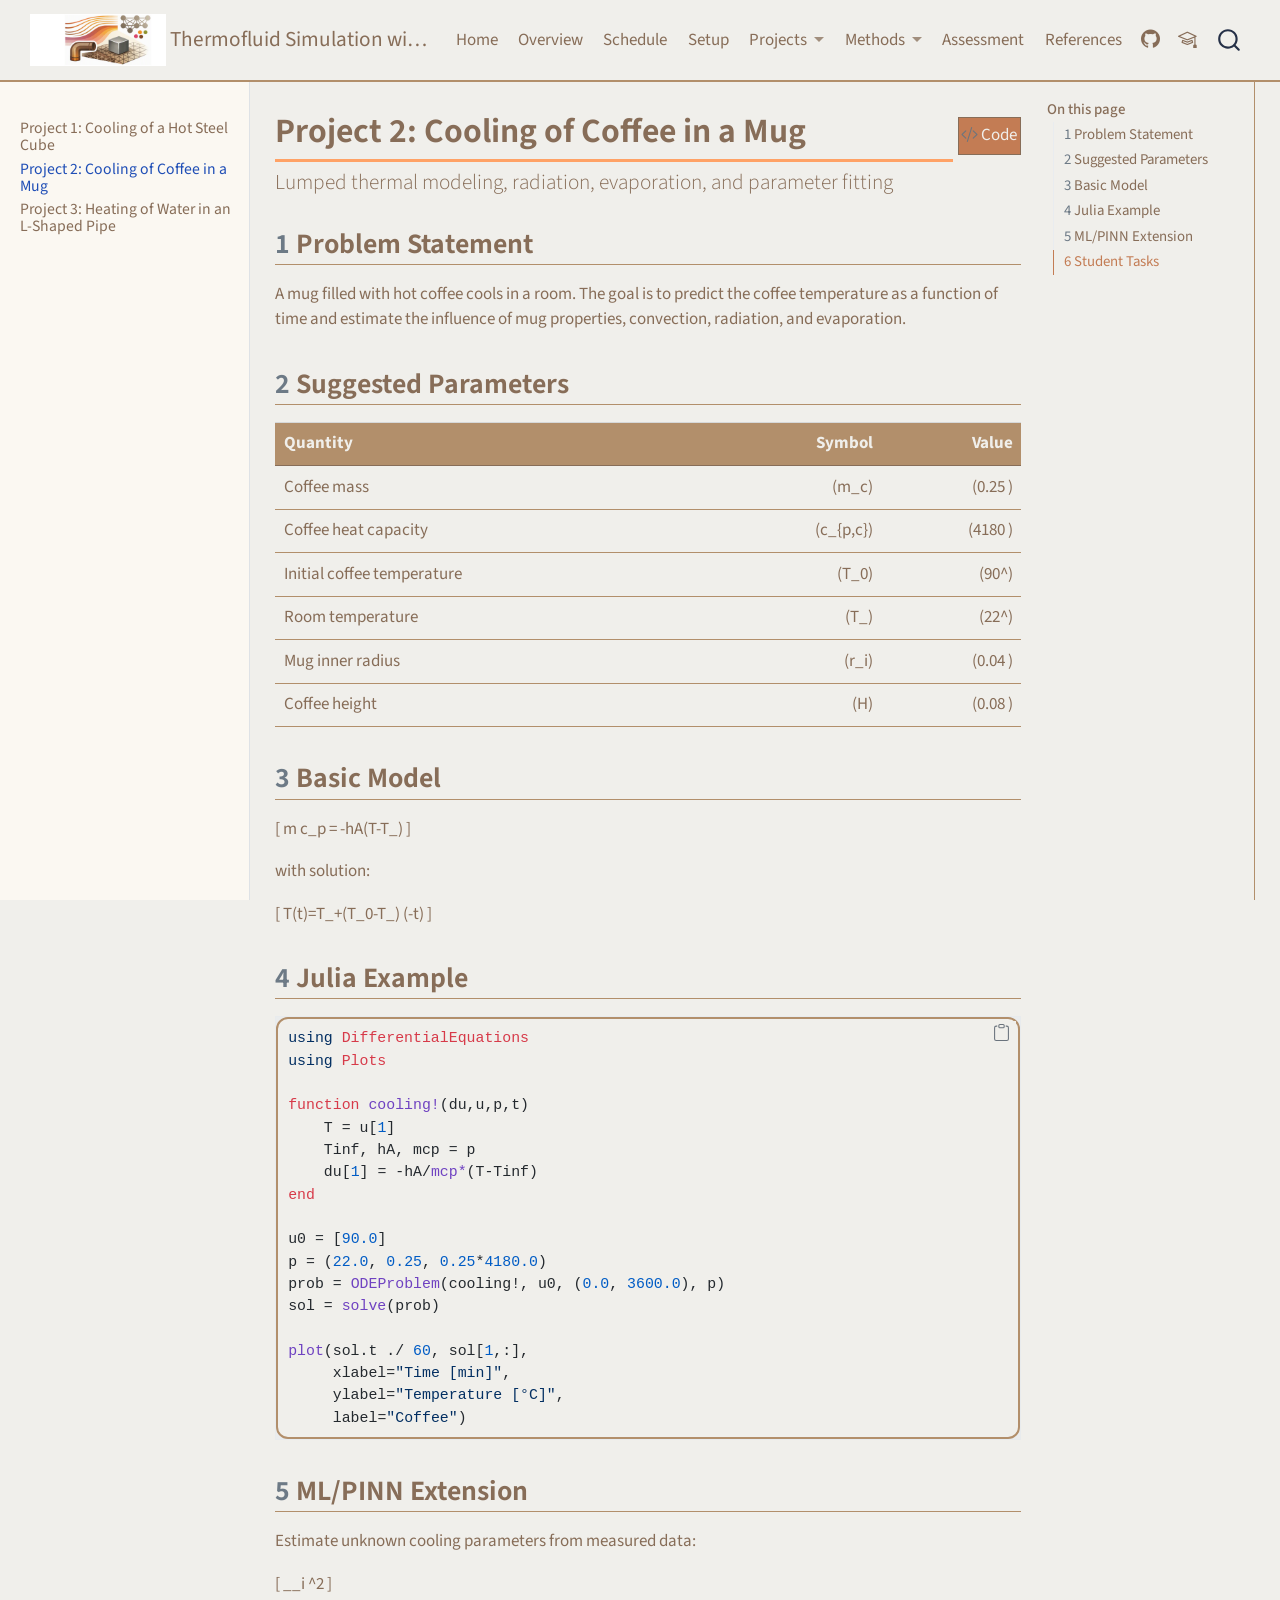
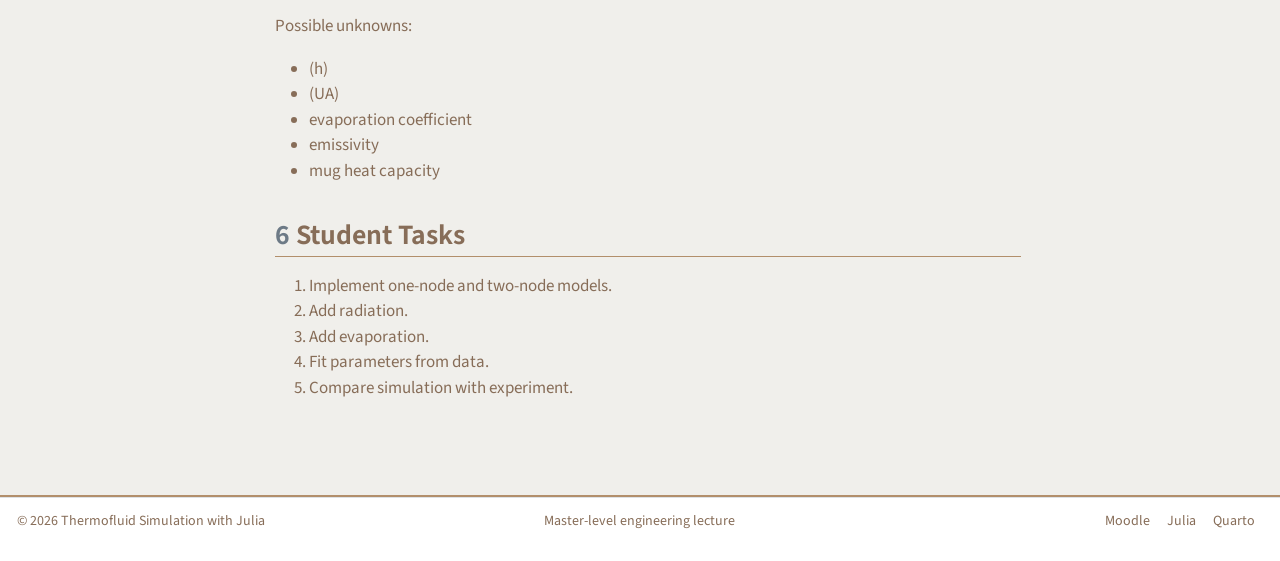
<file: projects/project-2-coffee.html>
<!DOCTYPE html>
<html xmlns="http://www.w3.org/1999/xhtml" lang="en" xml:lang="en"><head>

<meta charset="utf-8">
<meta name="generator" content="quarto-1.10.18">

<meta name="viewport" content="width=device-width, initial-scale=1.0, user-scalable=yes">


<title>Project 2: Cooling of Coffee in a Mug – Thermofluid Simulation with Julia</title>
<style>
/* Default styles provided by pandoc.
** See https://pandoc.org/MANUAL.html#variables-for-html for config info.
*/
span.smallcaps{font-variant: small-caps;}
div.columns{display: flex; gap: 1.5em;}
div.column{flex: auto;}
@media screen {
div.columns{gap: min(4vw, 1.5em);}
div.column{overflow-x: auto;}
}
div.hanging-indent{margin-left: 1.5em; text-indent: -1.5em;}
ul.task-list{list-style: none;}
ul.task-list li input[type="checkbox"] {
  width: 0.8em;
  margin: 0 0.8em 0.2em -1em; /* quarto-specific, see https://github.com/quarto-dev/quarto-cli/issues/4556 */ 
  vertical-align: middle;
}
/* CSS for syntax highlighting */
html { -webkit-text-size-adjust: 100%; }
pre > code.sourceCode { white-space: pre; position: relative; }
pre > code.sourceCode > span { display: inline-block; line-height: 1.25; }
pre > code.sourceCode > span:empty { height: 1.2em; }
.sourceCode { overflow: visible; }
code.sourceCode > span { color: inherit; text-decoration: inherit; }
div.sourceCode { margin: 1em 0; }
pre.sourceCode { margin: 0; }
@media screen {
div.sourceCode { overflow: auto; }
}
@media print {
pre > code.sourceCode { white-space: pre-wrap; }
pre > code.sourceCode > span { text-indent: -5em; padding-left: 5em; }
}
pre.numberSource code
  { counter-reset: source-line 0; }
pre.numberSource code > span
  { position: relative; left: -4em; counter-increment: source-line; }
pre.numberSource code > span > a:first-child::before
  { content: counter(source-line);
    position: relative; left: -1em; text-align: right; vertical-align: baseline;
    border: none; display: inline-block;
    -webkit-touch-callout: none; -webkit-user-select: none;
    -khtml-user-select: none; -moz-user-select: none;
    -ms-user-select: none; user-select: none;
    padding: 0 4px; width: 4em;
  }
pre.numberSource { margin-left: 3em;  padding-left: 4px; }
div.sourceCode
  {   }
@media screen {
pre > code.sourceCode > span > a:first-child::before { text-decoration: underline; }
}
</style>


<script src="../site_libs/quarto-nav/quarto-nav.js"></script>
<script src="../site_libs/clipboard/clipboard.min.js"></script>
<script src="../site_libs/quarto-search/autocomplete.umd.js"></script>
<script src="../site_libs/quarto-search/fuse.min.js"></script>
<script src="../site_libs/quarto-search/quarto-search.js"></script>
<meta name="quarto:offset" content="../">
<link href="../assets/favicon.png" rel="icon" type="image/png">
<script src="../site_libs/quarto-html/quarto.js" type="module"></script>
<script src="../site_libs/quarto-html/tabsets/tabsets.js" type="module"></script>
<script src="../site_libs/quarto-html/popper.min.js"></script>
<script src="../site_libs/quarto-html/tippy.umd.min.js"></script>
<script src="../site_libs/quarto-html/anchor.min.js"></script>
<link href="../site_libs/quarto-html/tippy.css" rel="stylesheet">
<link href="../site_libs/quarto-html/quarto-syntax-highlighting-bb62276ab45c84d9efd712f51ff97b5a.css" rel="stylesheet" id="quarto-text-highlighting-styles">
<script src="../site_libs/bootstrap/bootstrap.min.js"></script>
<link href="../site_libs/bootstrap/bootstrap-icons.css" rel="stylesheet">
<link href="../site_libs/bootstrap/bootstrap-1e8badbd0cb5ac28dec3b9cb014a888b.min.css" rel="stylesheet" append-hash="true" id="quarto-bootstrap" data-mode="light">
<script id="quarto-search-options" type="application/json">{
  "location": "navbar",
  "copy-button": false,
  "collapse-after": 3,
  "panel-placement": "end",
  "type": "overlay",
  "limit": 50,
  "keyboard-shortcut": [
    "f",
    "/",
    "s"
  ],
  "show-item-context": false,
  "language": {
    "search-no-results-text": "No results",
    "search-matching-documents-text": "matching documents",
    "search-copy-link-title": "Copy link to search",
    "search-hide-matches-text": "Hide additional matches",
    "search-more-match-text": "more match in this document",
    "search-more-matches-text": "more matches in this document",
    "search-clear-button-title": "Clear",
    "search-text-placeholder": "",
    "search-detached-cancel-button-title": "Cancel",
    "search-submit-button-title": "Submit",
    "search-label": "Search"
  }
}</script>
<style>html{ scroll-behavior: smooth; }</style>


<link rel="stylesheet" href="../styles.css">
</head>

<body class="nav-sidebar docked nav-fixed quarto-light">

<div id="quarto-search-results"></div>
  <header id="quarto-header" class="headroom fixed-top">
    <nav class="navbar navbar-expand-lg " data-bs-theme="dark">
      <div class="navbar-container container-fluid">
      <div class="navbar-brand-container mx-auto">
    <a href="../index.html" class="navbar-brand navbar-brand-logo">
    <img src="../assets/logo-3x1.png" alt="Thermofluid Simulation with Julia course logo" class="navbar-logo light-content">
    <img src="../assets/logo-3x1.png" alt="Thermofluid Simulation with Julia course logo" class="navbar-logo dark-content">
    </a>
    <a class="navbar-brand" href="../index.html">
    <span class="navbar-title">Thermofluid Simulation with Julia</span>
    </a>
  </div>
            <div id="quarto-search" class="" title="Search"></div>
          <button class="navbar-toggler" type="button" data-bs-toggle="collapse" data-bs-target="#navbarCollapse" aria-controls="navbarCollapse" role="menu" aria-expanded="false" aria-label="Toggle navigation" onclick="if (window.quartoToggleHeadroom) { window.quartoToggleHeadroom(); }">
  <span class="navbar-toggler-icon"></span>
</button>
          <div class="collapse navbar-collapse" id="navbarCollapse">
            <ul class="navbar-nav navbar-nav-scroll me-auto">
  <li class="nav-item">
    <a class="nav-link" href="../index.html"> 
<span class="menu-text">Home</span></a>
  </li>  
  <li class="nav-item">
    <a class="nav-link" href="../overview.html"> 
<span class="menu-text">Overview</span></a>
  </li>  
  <li class="nav-item">
    <a class="nav-link" href="../schedule.html"> 
<span class="menu-text">Schedule</span></a>
  </li>  
  <li class="nav-item">
    <a class="nav-link" href="../setup.html"> 
<span class="menu-text">Setup</span></a>
  </li>  
  <li class="nav-item dropdown ">
    <a class="nav-link dropdown-toggle" href="#" id="nav-menu-projects" role="link" data-bs-toggle="dropdown" aria-expanded="false">
 <span class="menu-text">Projects</span>
    </a>
    <ul class="dropdown-menu" aria-labelledby="nav-menu-projects">    
        <li>
    <a class="dropdown-item" href="../projects/project-1-steel-cube.html">
 <span class="dropdown-text">Project 1: Steel Cube Cooling</span></a>
  </li>  
        <li>
    <a class="dropdown-item" href="../projects/project-2-coffee.html">
 <span class="dropdown-text">Project 2: Coffee Cooling</span></a>
  </li>  
        <li>
    <a class="dropdown-item" href="../projects/project-3-l-pipe.html">
 <span class="dropdown-text">Project 3: L-Shaped Pipe</span></a>
  </li>  
    </ul>
  </li>
  <li class="nav-item dropdown ">
    <a class="nav-link dropdown-toggle" href="#" id="nav-menu-methods" role="link" data-bs-toggle="dropdown" aria-expanded="false">
 <span class="menu-text">Methods</span>
    </a>
    <ul class="dropdown-menu" aria-labelledby="nav-menu-methods">    
        <li>
    <a class="dropdown-item" href="../methods/finite-difference.html">
 <span class="dropdown-text">Finite Difference</span></a>
  </li>  
        <li>
    <a class="dropdown-item" href="../methods/finite-element.html">
 <span class="dropdown-text">Finite Element Method</span></a>
  </li>  
        <li>
    <a class="dropdown-item" href="../methods/cfd-libraries.html">
 <span class="dropdown-text">CFD Libraries in Julia</span></a>
  </li>  
        <li>
    <a class="dropdown-item" href="../methods/ml-pinns.html">
 <span class="dropdown-text">ML and PINNs</span></a>
  </li>  
        <li>
    <a class="dropdown-item" href="../methods/verification-validation.html">
 <span class="dropdown-text">Verification &amp; Validation</span></a>
  </li>  
    </ul>
  </li>
  <li class="nav-item">
    <a class="nav-link" href="../assessment.html"> 
<span class="menu-text">Assessment</span></a>
  </li>  
  <li class="nav-item">
    <a class="nav-link" href="../references.html"> 
<span class="menu-text">References</span></a>
  </li>  
</ul>
            <ul class="navbar-nav navbar-nav-scroll ms-auto">
  <li class="nav-item compact">
    <a class="nav-link" href="https://github.com/inys/thermofluids-julia-course"> <i class="bi bi-github" role="img" aria-label="GitHub repository">
</i> 
<span class="menu-text"></span></a>
  </li>  
  <li class="nav-item compact">
    <a class="nav-link" href="https://moodle.unileoben.ac.at/course/view.php?id=7923"> <i class="bi bi-mortarboard" role="img" aria-label="Moodle course">
</i> 
<span class="menu-text"></span></a>
  </li>  
</ul>
          </div> <!-- /navcollapse -->
            <div class="quarto-navbar-tools">
</div>
      </div> <!-- /container-fluid -->
    </nav>
  <nav class="quarto-secondary-nav">
    <div class="container-fluid d-flex">
      <button type="button" class="quarto-btn-toggle btn" data-bs-toggle="collapse" role="button" data-bs-target=".quarto-sidebar-collapse-item" aria-controls="quarto-sidebar" aria-expanded="false" aria-label="Toggle sidebar navigation" onclick="if (window.quartoToggleHeadroom) { window.quartoToggleHeadroom(); }">
        <i class="bi bi-layout-text-sidebar-reverse"></i>
      </button>
        <nav class="quarto-page-breadcrumbs" aria-label="breadcrumb"><ol class="breadcrumb"><li class="breadcrumb-item"><a href="../projects/project-2-coffee.html">Project 2: Cooling of Coffee in a Mug</a></li></ol></nav>
        <a class="flex-grow-1" role="navigation" data-bs-toggle="collapse" data-bs-target=".quarto-sidebar-collapse-item" aria-controls="quarto-sidebar" aria-expanded="false" aria-label="Toggle sidebar navigation" onclick="if (window.quartoToggleHeadroom) { window.quartoToggleHeadroom(); }">      
        </a>
    </div>
  </nav>
</header>
<!-- content -->
<div id="quarto-content" class="quarto-container page-columns page-rows-contents page-layout-article page-navbar">
<!-- sidebar -->
  <nav id="quarto-sidebar" class="sidebar collapse collapse-horizontal quarto-sidebar-collapse-item sidebar-navigation docked overflow-auto">
    <div class="sidebar-menu-container"> 
    <ul class="list-unstyled mt-1">
        <li class="sidebar-item">
  <div class="sidebar-item-container"> 
  <a href="../projects/project-1-steel-cube.html" class="sidebar-item-text sidebar-link">
 <span class="menu-text">Project 1: Cooling of a Hot Steel Cube</span></a>
  </div>
</li>
        <li class="sidebar-item">
  <div class="sidebar-item-container"> 
  <a href="../projects/project-2-coffee.html" class="sidebar-item-text sidebar-link active">
 <span class="menu-text">Project 2: Cooling of Coffee in a Mug</span></a>
  </div>
</li>
        <li class="sidebar-item">
  <div class="sidebar-item-container"> 
  <a href="../projects/project-3-l-pipe.html" class="sidebar-item-text sidebar-link">
 <span class="menu-text">Project 3: Heating of Water in an L-Shaped Pipe</span></a>
  </div>
</li>
    </ul>
    </div>
</nav>
<div id="quarto-sidebar-glass" class="quarto-sidebar-collapse-item" data-bs-toggle="collapse" data-bs-target=".quarto-sidebar-collapse-item"></div>
<!-- margin-sidebar -->
    <div id="quarto-margin-sidebar" class="sidebar margin-sidebar">
        <nav id="TOC" role="doc-toc" class="toc-active">
    <h2 id="toc-title">On this page</h2>
   
  <ul>
  <li><a href="#problem-statement" id="toc-problem-statement" class="nav-link active" data-scroll-target="#problem-statement"><span class="header-section-number">1</span> Problem Statement</a></li>
  <li><a href="#suggested-parameters" id="toc-suggested-parameters" class="nav-link" data-scroll-target="#suggested-parameters"><span class="header-section-number">2</span> Suggested Parameters</a></li>
  <li><a href="#basic-model" id="toc-basic-model" class="nav-link" data-scroll-target="#basic-model"><span class="header-section-number">3</span> Basic Model</a></li>
  <li><a href="#julia-example" id="toc-julia-example" class="nav-link" data-scroll-target="#julia-example"><span class="header-section-number">4</span> Julia Example</a></li>
  <li><a href="#mlpinn-extension" id="toc-mlpinn-extension" class="nav-link" data-scroll-target="#mlpinn-extension"><span class="header-section-number">5</span> ML/PINN Extension</a></li>
  <li><a href="#student-tasks" id="toc-student-tasks" class="nav-link" data-scroll-target="#student-tasks"><span class="header-section-number">6</span> Student Tasks</a></li>
  </ul>
</nav>
    </div>
<!-- main -->
<main class="content" id="quarto-document-content">

<header id="title-block-header" class="quarto-title-block default">
<div class="quarto-title">
<div class="quarto-title-block"><div><h1 class="title">Project 2: Cooling of Coffee in a Mug</h1><button type="button" class="btn code-tools-button" id="quarto-code-tools-source"><i class="bi"></i> Code</button></div></div>
<p class="subtitle lead">Lumped thermal modeling, radiation, evaporation, and parameter fitting</p>
</div>



<div class="quarto-title-meta">

    
  
    
  </div>
  


</header>


<section id="problem-statement" class="level2" data-number="1">
<h2 data-number="1" class="anchored" data-anchor-id="problem-statement"><span class="header-section-number">1</span> Problem Statement</h2>
<p>A mug filled with hot coffee cools in a room. The goal is to predict the coffee temperature as a function of time and estimate the influence of mug properties, convection, radiation, and evaporation.</p>
</section>
<section id="suggested-parameters" class="level2" data-number="2">
<h2 data-number="2" class="anchored" data-anchor-id="suggested-parameters"><span class="header-section-number">2</span> Suggested Parameters</h2>
<table class="caption-top table">
<thead>
<tr class="header">
<th>Quantity</th>
<th style="text-align: right;">Symbol</th>
<th style="text-align: right;">Value</th>
</tr>
</thead>
<tbody>
<tr class="odd">
<td>Coffee mass</td>
<td style="text-align: right;">(m_c)</td>
<td style="text-align: right;">(0.25&nbsp;)</td>
</tr>
<tr class="even">
<td>Coffee heat capacity</td>
<td style="text-align: right;">(c_{p,c})</td>
<td style="text-align: right;">(4180&nbsp;)</td>
</tr>
<tr class="odd">
<td>Initial coffee temperature</td>
<td style="text-align: right;">(T_0)</td>
<td style="text-align: right;">(90^)</td>
</tr>
<tr class="even">
<td>Room temperature</td>
<td style="text-align: right;">(T_)</td>
<td style="text-align: right;">(22^)</td>
</tr>
<tr class="odd">
<td>Mug inner radius</td>
<td style="text-align: right;">(r_i)</td>
<td style="text-align: right;">(0.04&nbsp;)</td>
</tr>
<tr class="even">
<td>Coffee height</td>
<td style="text-align: right;">(H)</td>
<td style="text-align: right;">(0.08&nbsp;)</td>
</tr>
</tbody>
</table>
</section>
<section id="basic-model" class="level2" data-number="3">
<h2 data-number="3" class="anchored" data-anchor-id="basic-model"><span class="header-section-number">3</span> Basic Model</h2>
<p>[ m c_p = -hA(T-T_) ]</p>
<p>with solution:</p>
<p>[ T(t)=T_+(T_0-T_) (-t) ]</p>
</section>
<section id="julia-example" class="level2" data-number="4">
<h2 data-number="4" class="anchored" data-anchor-id="julia-example"><span class="header-section-number">4</span> Julia Example</h2>
<div class="code-copy-outer-scaffold"><div class="sourceCode" id="cb1"><pre class="sourceCode julia code-with-copy"><code class="sourceCode julia"><span id="cb1-1"><a href="#cb1-1" aria-hidden="true" tabindex="-1"></a><span class="im">using</span> <span class="bu">DifferentialEquations</span></span>
<span id="cb1-2"><a href="#cb1-2" aria-hidden="true" tabindex="-1"></a><span class="im">using</span> <span class="bu">Plots</span></span>
<span id="cb1-3"><a href="#cb1-3" aria-hidden="true" tabindex="-1"></a></span>
<span id="cb1-4"><a href="#cb1-4" aria-hidden="true" tabindex="-1"></a><span class="kw">function</span> <span class="fu">cooling!</span>(du,u,p,t)</span>
<span id="cb1-5"><a href="#cb1-5" aria-hidden="true" tabindex="-1"></a>    T <span class="op">=</span> u[<span class="fl">1</span>]</span>
<span id="cb1-6"><a href="#cb1-6" aria-hidden="true" tabindex="-1"></a>    Tinf, hA, mcp <span class="op">=</span> p</span>
<span id="cb1-7"><a href="#cb1-7" aria-hidden="true" tabindex="-1"></a>    du[<span class="fl">1</span>] <span class="op">=</span> <span class="op">-</span>hA<span class="op">/</span><span class="fu">mcp*</span>(T<span class="op">-</span>Tinf)</span>
<span id="cb1-8"><a href="#cb1-8" aria-hidden="true" tabindex="-1"></a><span class="kw">end</span></span>
<span id="cb1-9"><a href="#cb1-9" aria-hidden="true" tabindex="-1"></a></span>
<span id="cb1-10"><a href="#cb1-10" aria-hidden="true" tabindex="-1"></a>u0 <span class="op">=</span> [<span class="fl">90.0</span>]</span>
<span id="cb1-11"><a href="#cb1-11" aria-hidden="true" tabindex="-1"></a>p <span class="op">=</span> (<span class="fl">22.0</span>, <span class="fl">0.25</span>, <span class="fl">0.25</span><span class="op">*</span><span class="fl">4180.0</span>)</span>
<span id="cb1-12"><a href="#cb1-12" aria-hidden="true" tabindex="-1"></a>prob <span class="op">=</span> <span class="fu">ODEProblem</span>(cooling!, u0, (<span class="fl">0.0</span>, <span class="fl">3600.0</span>), p)</span>
<span id="cb1-13"><a href="#cb1-13" aria-hidden="true" tabindex="-1"></a>sol <span class="op">=</span> <span class="fu">solve</span>(prob)</span>
<span id="cb1-14"><a href="#cb1-14" aria-hidden="true" tabindex="-1"></a></span>
<span id="cb1-15"><a href="#cb1-15" aria-hidden="true" tabindex="-1"></a><span class="fu">plot</span>(sol.t <span class="op">./</span> <span class="fl">60</span>, sol[<span class="fl">1</span>,<span class="op">:</span>],</span>
<span id="cb1-16"><a href="#cb1-16" aria-hidden="true" tabindex="-1"></a>     xlabel<span class="op">=</span><span class="st">"Time [min]"</span>,</span>
<span id="cb1-17"><a href="#cb1-17" aria-hidden="true" tabindex="-1"></a>     ylabel<span class="op">=</span><span class="st">"Temperature [°C]"</span>,</span>
<span id="cb1-18"><a href="#cb1-18" aria-hidden="true" tabindex="-1"></a>     label<span class="op">=</span><span class="st">"Coffee"</span>)</span></code></pre></div><button title="Copy to Clipboard" class="code-copy-button"><i class="bi"></i></button></div>
</section>
<section id="mlpinn-extension" class="level2" data-number="5">
<h2 data-number="5" class="anchored" data-anchor-id="mlpinn-extension"><span class="header-section-number">5</span> ML/PINN Extension</h2>
<p>Estimate unknown cooling parameters from measured data:</p>
<p>[ __i ^2 ]</p>
<p>Possible unknowns:</p>
<ul>
<li>(h)</li>
<li>(UA)</li>
<li>evaporation coefficient</li>
<li>emissivity</li>
<li>mug heat capacity</li>
</ul>
</section>
<section id="student-tasks" class="level2" data-number="6">
<h2 data-number="6" class="anchored" data-anchor-id="student-tasks"><span class="header-section-number">6</span> Student Tasks</h2>
<ol type="1">
<li>Implement one-node and two-node models.</li>
<li>Add radiation.</li>
<li>Add evaporation.</li>
<li>Fit parameters from data.</li>
<li>Compare simulation with experiment.</li>
</ol>


<!-- -->

</section>

</main> <!-- /main -->
<script id="quarto-html-after-body" type="application/javascript">
  window.document.addEventListener("DOMContentLoaded", function (event) {
    const icon = "";
    const anchorJS = new window.AnchorJS();
    anchorJS.options = {
      placement: 'right',
      icon: icon
    };
    anchorJS.add('.anchored');
    const isCodeAnnotation = (el) => {
      for (const clz of el.classList) {
        if (clz.startsWith('code-annotation-')) {                     
          return true;
        }
      }
      return false;
    }
    const onCopySuccess = function(e) {
      // button target
      const button = e.trigger;
      // don't keep focus
      button.blur();
      // flash "checked"
      button.classList.add('code-copy-button-checked');
      var currentTitle = button.getAttribute("title");
      button.setAttribute("title", "Copied!");
      let tooltip;
      if (window.bootstrap) {
        button.setAttribute("data-bs-toggle", "tooltip");
        button.setAttribute("data-bs-placement", "left");
        button.setAttribute("data-bs-title", "Copied!");
        tooltip = new bootstrap.Tooltip(button, 
          { trigger: "manual", 
            customClass: "code-copy-button-tooltip",
            offset: [0, -8]});
        tooltip.show();    
      }
      setTimeout(function() {
        if (tooltip) {
          tooltip.hide();
          button.removeAttribute("data-bs-title");
          button.removeAttribute("data-bs-toggle");
          button.removeAttribute("data-bs-placement");
        }
        button.setAttribute("title", currentTitle);
        button.classList.remove('code-copy-button-checked');
      }, 1000);
      // clear code selection
      e.clearSelection();
    }
    const getTextToCopy = function(trigger) {
      const outerScaffold = trigger.parentElement.cloneNode(true);
      const codeEl = outerScaffold.querySelector('code');
      for (const childEl of codeEl.children) {
        if (isCodeAnnotation(childEl)) {
          childEl.remove();
        }
      }
      return codeEl.innerText;
    }
    const clipboard = new window.ClipboardJS('.code-copy-button:not([data-in-quarto-modal])', {
      text: getTextToCopy
    });
    clipboard.on('success', onCopySuccess);
    if (window.document.getElementById('quarto-embedded-source-code-modal')) {
      const clipboardModal = new window.ClipboardJS('.code-copy-button[data-in-quarto-modal]', {
        text: getTextToCopy,
        container: window.document.getElementById('quarto-embedded-source-code-modal')
      });
      clipboardModal.on('success', onCopySuccess);
    }
    const viewSource = window.document.getElementById('quarto-view-source') ||
                       window.document.getElementById('quarto-code-tools-source');
    if (viewSource) {
      const sourceUrl = viewSource.getAttribute("data-quarto-source-url");
      viewSource.addEventListener("click", function(e) {
        if (sourceUrl) {
          // rstudio viewer pane
          if (/\bcapabilities=\b/.test(window.location)) {
            window.open(sourceUrl);
          } else {
            window.location.href = sourceUrl;
          }
        } else {
          const modal = new bootstrap.Modal(document.getElementById('quarto-embedded-source-code-modal'));
          modal.show();
        }
        return false;
      });
    }
    function toggleCodeHandler(show) {
      return function(e) {
        const cellDetails = window.document.querySelectorAll(".cell details.code-fold");
        for (let i=0; i<cellDetails.length; i++) {
          const details = cellDetails[i];
          if (show) {
            details.open = true;
          } else {
            details.removeAttribute("open");
          }
        }
        const cellCodeDivs = window.document.querySelectorAll(".cell div.sourceCode.cell-code");
        const fromCls = show ? "hidden" : "unhidden";
        const toCls = show ? "unhidden" : "hidden";
        for (let i=0; i<cellCodeDivs.length; i++) {
          const codeDiv = cellCodeDivs[i];
          if (codeDiv.classList.contains(fromCls)) {
            codeDiv.classList.remove(fromCls);
            codeDiv.classList.add(toCls);
          } 
        }
        return false;
      }
    }
    const hideAllCode = window.document.getElementById("quarto-hide-all-code");
    if (hideAllCode) {
      hideAllCode.addEventListener("click", toggleCodeHandler(false));
    }
    const showAllCode = window.document.getElementById("quarto-show-all-code");
    if (showAllCode) {
      showAllCode.addEventListener("click", toggleCodeHandler(true));
    }
      var localhostRegex = new RegExp(/^(?:http|https):\/\/localhost\:?[0-9]*\//);
      var mailtoRegex = new RegExp(/^mailto:/);
        var filterRegex = new RegExp("https:\/\/inys\.github\.io\/thermofluids-julia-course\/");
      var isInternal = (href) => {
          return filterRegex.test(href) || localhostRegex.test(href) || mailtoRegex.test(href);
      }
      // Inspect non-navigation links and adorn them if external
     var links = window.document.querySelectorAll('a[href]:not(.nav-link):not(.navbar-brand):not(.toc-action):not(.sidebar-link):not(.sidebar-item-toggle):not(.pagination-link):not(.no-external):not([aria-hidden]):not(.dropdown-item):not(.quarto-navigation-tool):not(.about-link)');
      for (var i=0; i<links.length; i++) {
        const link = links[i];
        if (!isInternal(link.href)) {
          // undo the damage that might have been done by quarto-nav.js in the case of
          // links that we want to consider external
          if (link.dataset.originalHref !== undefined) {
            link.href = link.dataset.originalHref;
          }
            // target, if specified
            link.setAttribute("target", "_blank");
            if (link.getAttribute("rel") === null) {
              link.setAttribute("rel", "noopener");
            }
        }
      }
    function tippyHover(el, contentFn, onTriggerFn, onUntriggerFn) {
      const config = {
        allowHTML: true,
        maxWidth: 500,
        delay: 100,
        arrow: false,
        appendTo: function(el) {
            return el.parentElement;
        },
        interactive: true,
        interactiveBorder: 10,
        theme: 'quarto',
        placement: 'bottom-start',
      };
      if (contentFn) {
        config.content = contentFn;
      }
      if (onTriggerFn) {
        config.onTrigger = onTriggerFn;
      }
      if (onUntriggerFn) {
        config.onUntrigger = onUntriggerFn;
      }
      window.tippy(el, config); 
    }
    const noterefs = window.document.querySelectorAll('a[role="doc-noteref"]');
    for (var i=0; i<noterefs.length; i++) {
      const ref = noterefs[i];
      tippyHover(ref, function() {
        // use id or data attribute instead here
        let href = ref.getAttribute('data-footnote-href') || ref.getAttribute('href');
        try { href = new URL(href).hash; } catch {}
        const id = href.replace(/^#\/?/, "");
        const note = window.document.getElementById(id);
        if (note) {
          return note.innerHTML;
        } else {
          return "";
        }
      });
    }
    const xrefs = window.document.querySelectorAll('a.quarto-xref');
    const processXRef = (id, note) => {
      // Strip column container classes
      const stripColumnClz = (el) => {
        el.classList.remove("page-full", "page-columns");
        if (el.children) {
          for (const child of el.children) {
            stripColumnClz(child);
          }
        }
      }
      stripColumnClz(note)
      if (id === null || id.startsWith('sec-')) {
        // Special case sections, only their first couple elements
        const container = document.createElement("div");
        if (note.children && note.children.length > 2) {
          container.appendChild(note.children[0].cloneNode(true));
          for (let i = 1; i < note.children.length; i++) {
            const child = note.children[i];
            if (child.tagName === "P" && child.innerText === "") {
              continue;
            } else {
              container.appendChild(child.cloneNode(true));
              break;
            }
          }
          if (window.Quarto?.typesetMath) {
            window.Quarto.typesetMath(container);
          }
          return container.innerHTML
        } else {
          if (window.Quarto?.typesetMath) {
            window.Quarto.typesetMath(note);
          }
          return note.innerHTML;
        }
      } else {
        // Remove any anchor links if they are present
        const anchorLink = note.querySelector('a.anchorjs-link');
        if (anchorLink) {
          anchorLink.remove();
        }
        if (window.Quarto?.typesetMath) {
          window.Quarto.typesetMath(note);
        }
        if (note.classList.contains("callout")) {
          return note.outerHTML;
        } else {
          return note.innerHTML;
        }
      }
    }
    for (var i=0; i<xrefs.length; i++) {
      const xref = xrefs[i];
      tippyHover(xref, undefined, function(instance) {
        instance.disable();
        let url = xref.getAttribute('href');
        let hash = undefined; 
        if (url.startsWith('#')) {
          hash = url;
        } else {
          try { hash = new URL(url).hash; } catch {}
        }
        if (hash) {
          const id = hash.replace(/^#\/?/, "");
          const note = window.document.getElementById(id);
          if (note !== null) {
            try {
              const html = processXRef(id, note.cloneNode(true));
              instance.setContent(html);
            } finally {
              instance.enable();
              instance.show();
            }
          } else {
            // See if we can fetch this
            fetch(url.split('#')[0])
            .then(res => res.text())
            .then(html => {
              const parser = new DOMParser();
              const htmlDoc = parser.parseFromString(html, "text/html");
              const note = htmlDoc.getElementById(id);
              if (note !== null) {
                const html = processXRef(id, note);
                instance.setContent(html);
              } 
            }).finally(() => {
              instance.enable();
              instance.show();
            });
          }
        } else {
          // See if we can fetch a full url (with no hash to target)
          // This is a special case and we should probably do some content thinning / targeting
          fetch(url)
          .then(res => res.text())
          .then(html => {
            const parser = new DOMParser();
            const htmlDoc = parser.parseFromString(html, "text/html");
            const note = htmlDoc.querySelector('main.content');
            if (note !== null) {
              // This should only happen for chapter cross references
              // (since there is no id in the URL)
              // remove the first header
              if (note.children.length > 0 && note.children[0].tagName === "HEADER") {
                note.children[0].remove();
              }
              const html = processXRef(null, note);
              instance.setContent(html);
            } 
          }).finally(() => {
            instance.enable();
            instance.show();
          });
        }
      }, function(instance) {
      });
    }
        let selectedAnnoteEl;
        const selectorForAnnotation = ( cell, annotation) => {
          let cellAttr = 'data-code-cell="' + cell + '"';
          let lineAttr = 'data-code-annotation="' +  annotation + '"';
          const selector = 'span[' + cellAttr + '][' + lineAttr + ']';
          return selector;
        }
        const selectCodeLines = (annoteEl) => {
          const doc = window.document;
          const targetCell = annoteEl.getAttribute("data-target-cell");
          const targetAnnotation = annoteEl.getAttribute("data-target-annotation");
          const annoteSpan = window.document.querySelector(selectorForAnnotation(targetCell, targetAnnotation));
          const lines = annoteSpan.getAttribute("data-code-lines").split(",");
          const lineIds = lines.map((line) => {
            return targetCell + "-" + line;
          })
          let top = null;
          let height = null;
          let parent = null;
          if (lineIds.length > 0) {
              //compute the position of the single el (top and bottom and make a div)
              const el = window.document.getElementById(lineIds[0]);
              top = el.offsetTop;
              height = el.offsetHeight;
              parent = el.parentElement.parentElement;
            if (lineIds.length > 1) {
              const lastEl = window.document.getElementById(lineIds[lineIds.length - 1]);
              const bottom = lastEl.offsetTop + lastEl.offsetHeight;
              height = bottom - top;
            }
            if (top !== null && height !== null && parent !== null) {
              // cook up a div (if necessary) and position it 
              let div = window.document.getElementById("code-annotation-line-highlight");
              if (div === null) {
                div = window.document.createElement("div");
                div.setAttribute("id", "code-annotation-line-highlight");
                div.style.position = 'absolute';
                parent.appendChild(div);
              }
              div.style.top = top - 2 + "px";
              div.style.height = height + 4 + "px";
              div.style.left = 0;
              let gutterDiv = window.document.getElementById("code-annotation-line-highlight-gutter");
              if (gutterDiv === null) {
                gutterDiv = window.document.createElement("div");
                gutterDiv.setAttribute("id", "code-annotation-line-highlight-gutter");
                gutterDiv.style.position = 'absolute';
                const codeCell = window.document.getElementById(targetCell);
                const gutter = codeCell.querySelector('.code-annotation-gutter');
                gutter.appendChild(gutterDiv);
              }
              gutterDiv.style.top = top - 2 + "px";
              gutterDiv.style.height = height + 4 + "px";
            }
            selectedAnnoteEl = annoteEl;
          }
        };
        const unselectCodeLines = () => {
          const elementsIds = ["code-annotation-line-highlight", "code-annotation-line-highlight-gutter"];
          elementsIds.forEach((elId) => {
            const div = window.document.getElementById(elId);
            if (div) {
              div.remove();
            }
          });
          selectedAnnoteEl = undefined;
        };
          // Handle positioning of the toggle
      window.addEventListener(
        "resize",
        throttle(() => {
          elRect = undefined;
          if (selectedAnnoteEl) {
            selectCodeLines(selectedAnnoteEl);
          }
        }, 10)
      );
      function throttle(fn, ms) {
      let throttle = false;
      let timer;
        return (...args) => {
          if(!throttle) { // first call gets through
              fn.apply(this, args);
              throttle = true;
          } else { // all the others get throttled
              if(timer) clearTimeout(timer); // cancel #2
              timer = setTimeout(() => {
                fn.apply(this, args);
                timer = throttle = false;
              }, ms);
          }
        };
      }
        // Attach click handler to the DT
        const annoteDls = window.document.querySelectorAll('dt[data-target-cell]');
        for (const annoteDlNode of annoteDls) {
          annoteDlNode.addEventListener('click', (event) => {
            const clickedEl = event.target;
            if (clickedEl !== selectedAnnoteEl) {
              unselectCodeLines();
              const activeEl = window.document.querySelector('dt[data-target-cell].code-annotation-active');
              if (activeEl) {
                activeEl.classList.remove('code-annotation-active');
              }
              selectCodeLines(clickedEl);
              clickedEl.classList.add('code-annotation-active');
            } else {
              // Unselect the line
              unselectCodeLines();
              clickedEl.classList.remove('code-annotation-active');
            }
          });
        }
    const findCites = (el) => {
      const parentEl = el.parentElement;
      if (parentEl) {
        const cites = parentEl.dataset.cites;
        if (cites) {
          return {
            el,
            cites: cites.split(' ')
          };
        } else {
          return findCites(el.parentElement)
        }
      } else {
        return undefined;
      }
    };
    var bibliorefs = window.document.querySelectorAll('a[role="doc-biblioref"]');
    for (var i=0; i<bibliorefs.length; i++) {
      const ref = bibliorefs[i];
      const citeInfo = findCites(ref);
      if (citeInfo) {
        tippyHover(citeInfo.el, function() {
          var popup = window.document.createElement('div');
          citeInfo.cites.forEach(function(cite) {
            var citeDiv = window.document.createElement('div');
            citeDiv.classList.add('hanging-indent');
            citeDiv.classList.add('csl-entry');
            var biblioDiv = window.document.getElementById('ref-' + cite);
            if (biblioDiv) {
              citeDiv.innerHTML = biblioDiv.innerHTML;
            }
            popup.appendChild(citeDiv);
          });
          return popup.innerHTML;
        });
      }
    }
  });
  </script><div class="modal fade" id="quarto-embedded-source-code-modal" tabindex="-1" aria-labelledby="quarto-embedded-source-code-modal-label" aria-hidden="true"><div class="modal-dialog modal-dialog-scrollable"><div class="modal-content"><div class="modal-header"><h5 class="modal-title" id="quarto-embedded-source-code-modal-label">Source Code</h5><button class="btn-close" data-bs-dismiss="modal"></button></div><div class="modal-body"><div class="">
<div class="code-copy-outer-scaffold"><div class="sourceCode" id="cb2" data-shortcodes="false"><pre class="sourceCode markdown code-with-copy"><code class="sourceCode markdown"><span id="cb2-1"><a href="#cb2-1" aria-hidden="true" tabindex="-1"></a><span class="co">---</span></span>
<span id="cb2-2"><a href="#cb2-2" aria-hidden="true" tabindex="-1"></a><span class="an">title:</span><span class="co"> "Project 2: Cooling of Coffee in a Mug"</span></span>
<span id="cb2-3"><a href="#cb2-3" aria-hidden="true" tabindex="-1"></a><span class="an">subtitle:</span><span class="co"> "Lumped thermal modeling, radiation, evaporation, and parameter fitting"</span></span>
<span id="cb2-4"><a href="#cb2-4" aria-hidden="true" tabindex="-1"></a><span class="co">---</span></span>
<span id="cb2-5"><a href="#cb2-5" aria-hidden="true" tabindex="-1"></a></span>
<span id="cb2-6"><a href="#cb2-6" aria-hidden="true" tabindex="-1"></a><span class="fu">## Problem Statement</span></span>
<span id="cb2-7"><a href="#cb2-7" aria-hidden="true" tabindex="-1"></a></span>
<span id="cb2-8"><a href="#cb2-8" aria-hidden="true" tabindex="-1"></a>A mug filled with hot coffee cools in a room. The goal is to predict the</span>
<span id="cb2-9"><a href="#cb2-9" aria-hidden="true" tabindex="-1"></a>coffee temperature as a function of time and estimate the influence of mug</span>
<span id="cb2-10"><a href="#cb2-10" aria-hidden="true" tabindex="-1"></a>properties, convection, radiation, and evaporation.</span>
<span id="cb2-11"><a href="#cb2-11" aria-hidden="true" tabindex="-1"></a></span>
<span id="cb2-12"><a href="#cb2-12" aria-hidden="true" tabindex="-1"></a><span class="fu">## Suggested Parameters</span></span>
<span id="cb2-13"><a href="#cb2-13" aria-hidden="true" tabindex="-1"></a></span>
<span id="cb2-14"><a href="#cb2-14" aria-hidden="true" tabindex="-1"></a><span class="pp">|</span> Quantity <span class="pp">|</span> Symbol <span class="pp">|</span> Value <span class="pp">|</span></span>
<span id="cb2-15"><a href="#cb2-15" aria-hidden="true" tabindex="-1"></a><span class="pp">|---|---:|---:|</span></span>
<span id="cb2-16"><a href="#cb2-16" aria-hidden="true" tabindex="-1"></a><span class="pp">|</span> Coffee mass <span class="pp">|</span> <span class="sc">\(</span>m_c<span class="sc">\)</span> <span class="pp">|</span> <span class="sc">\(</span>0.25\ \text{kg}<span class="sc">\)</span> <span class="pp">|</span></span>
<span id="cb2-17"><a href="#cb2-17" aria-hidden="true" tabindex="-1"></a><span class="pp">|</span> Coffee heat capacity <span class="pp">|</span> <span class="sc">\(</span>c_{p,c}<span class="sc">\)</span> <span class="pp">|</span> <span class="sc">\(</span>4180\ \text{J/(kg K)}<span class="sc">\)</span> <span class="pp">|</span></span>
<span id="cb2-18"><a href="#cb2-18" aria-hidden="true" tabindex="-1"></a><span class="pp">|</span> Initial coffee temperature <span class="pp">|</span> <span class="sc">\(</span>T_0<span class="sc">\)</span> <span class="pp">|</span> <span class="sc">\(</span>90^\circ\text{C}<span class="sc">\)</span> <span class="pp">|</span></span>
<span id="cb2-19"><a href="#cb2-19" aria-hidden="true" tabindex="-1"></a><span class="pp">|</span> Room temperature <span class="pp">|</span> <span class="sc">\(</span>T_\infty<span class="sc">\)</span> <span class="pp">|</span> <span class="sc">\(</span>22^\circ\text{C}<span class="sc">\)</span> <span class="pp">|</span></span>
<span id="cb2-20"><a href="#cb2-20" aria-hidden="true" tabindex="-1"></a><span class="pp">|</span> Mug inner radius <span class="pp">|</span> <span class="sc">\(</span>r_i<span class="sc">\)</span> <span class="pp">|</span> <span class="sc">\(</span>0.04\ \text{m}<span class="sc">\)</span> <span class="pp">|</span></span>
<span id="cb2-21"><a href="#cb2-21" aria-hidden="true" tabindex="-1"></a><span class="pp">|</span> Coffee height <span class="pp">|</span> <span class="sc">\(</span>H<span class="sc">\)</span> <span class="pp">|</span> <span class="sc">\(</span>0.08\ \text{m}<span class="sc">\)</span> <span class="pp">|</span></span>
<span id="cb2-22"><a href="#cb2-22" aria-hidden="true" tabindex="-1"></a></span>
<span id="cb2-23"><a href="#cb2-23" aria-hidden="true" tabindex="-1"></a><span class="fu">## Basic Model</span></span>
<span id="cb2-24"><a href="#cb2-24" aria-hidden="true" tabindex="-1"></a></span>
<span id="cb2-25"><a href="#cb2-25" aria-hidden="true" tabindex="-1"></a><span class="sc">\[</span></span>
<span id="cb2-26"><a href="#cb2-26" aria-hidden="true" tabindex="-1"></a>m c_p\frac{dT}{dt}</span>
<span id="cb2-27"><a href="#cb2-27" aria-hidden="true" tabindex="-1"></a>=</span>
<span id="cb2-28"><a href="#cb2-28" aria-hidden="true" tabindex="-1"></a>-hA(T-T_\infty)</span>
<span id="cb2-29"><a href="#cb2-29" aria-hidden="true" tabindex="-1"></a><span class="sc">\]</span></span>
<span id="cb2-30"><a href="#cb2-30" aria-hidden="true" tabindex="-1"></a></span>
<span id="cb2-31"><a href="#cb2-31" aria-hidden="true" tabindex="-1"></a>with solution:</span>
<span id="cb2-32"><a href="#cb2-32" aria-hidden="true" tabindex="-1"></a></span>
<span id="cb2-33"><a href="#cb2-33" aria-hidden="true" tabindex="-1"></a><span class="sc">\[</span></span>
<span id="cb2-34"><a href="#cb2-34" aria-hidden="true" tabindex="-1"></a>T(t)=T_\infty+(T_0-T_\infty)</span>
<span id="cb2-35"><a href="#cb2-35" aria-hidden="true" tabindex="-1"></a>\exp\left(-\frac{hA}{mc_p}t\right)</span>
<span id="cb2-36"><a href="#cb2-36" aria-hidden="true" tabindex="-1"></a><span class="sc">\]</span></span>
<span id="cb2-37"><a href="#cb2-37" aria-hidden="true" tabindex="-1"></a></span>
<span id="cb2-38"><a href="#cb2-38" aria-hidden="true" tabindex="-1"></a><span class="fu">## Julia Example</span></span>
<span id="cb2-39"><a href="#cb2-39" aria-hidden="true" tabindex="-1"></a></span>
<span id="cb2-40"><a href="#cb2-40" aria-hidden="true" tabindex="-1"></a><span class="in">```julia</span></span>
<span id="cb2-41"><a href="#cb2-41" aria-hidden="true" tabindex="-1"></a><span class="im">using</span> <span class="bu">DifferentialEquations</span></span>
<span id="cb2-42"><a href="#cb2-42" aria-hidden="true" tabindex="-1"></a><span class="im">using</span> <span class="bu">Plots</span></span>
<span id="cb2-43"><a href="#cb2-43" aria-hidden="true" tabindex="-1"></a></span>
<span id="cb2-44"><a href="#cb2-44" aria-hidden="true" tabindex="-1"></a><span class="kw">function</span> <span class="fu">cooling!</span>(du,u,p,t)</span>
<span id="cb2-45"><a href="#cb2-45" aria-hidden="true" tabindex="-1"></a>    T <span class="op">=</span> u[<span class="fl">1</span>]</span>
<span id="cb2-46"><a href="#cb2-46" aria-hidden="true" tabindex="-1"></a>    Tinf, hA, mcp <span class="op">=</span> p</span>
<span id="cb2-47"><a href="#cb2-47" aria-hidden="true" tabindex="-1"></a>    du[<span class="fl">1</span>] <span class="op">=</span> <span class="op">-</span>hA<span class="op">/</span><span class="fu">mcp*</span>(T<span class="op">-</span>Tinf)</span>
<span id="cb2-48"><a href="#cb2-48" aria-hidden="true" tabindex="-1"></a><span class="kw">end</span></span>
<span id="cb2-49"><a href="#cb2-49" aria-hidden="true" tabindex="-1"></a></span>
<span id="cb2-50"><a href="#cb2-50" aria-hidden="true" tabindex="-1"></a>u0 <span class="op">=</span> [<span class="fl">90.0</span>]</span>
<span id="cb2-51"><a href="#cb2-51" aria-hidden="true" tabindex="-1"></a>p <span class="op">=</span> (<span class="fl">22.0</span>, <span class="fl">0.25</span>, <span class="fl">0.25</span><span class="op">*</span><span class="fl">4180.0</span>)</span>
<span id="cb2-52"><a href="#cb2-52" aria-hidden="true" tabindex="-1"></a>prob <span class="op">=</span> <span class="fu">ODEProblem</span>(cooling!, u0, (<span class="fl">0.0</span>, <span class="fl">3600.0</span>), p)</span>
<span id="cb2-53"><a href="#cb2-53" aria-hidden="true" tabindex="-1"></a>sol <span class="op">=</span> <span class="fu">solve</span>(prob)</span>
<span id="cb2-54"><a href="#cb2-54" aria-hidden="true" tabindex="-1"></a></span>
<span id="cb2-55"><a href="#cb2-55" aria-hidden="true" tabindex="-1"></a><span class="fu">plot</span>(sol.t <span class="op">./</span> <span class="fl">60</span>, sol[<span class="fl">1</span>,<span class="op">:</span>],</span>
<span id="cb2-56"><a href="#cb2-56" aria-hidden="true" tabindex="-1"></a>     xlabel<span class="op">=</span><span class="st">"Time [min]"</span>,</span>
<span id="cb2-57"><a href="#cb2-57" aria-hidden="true" tabindex="-1"></a>     ylabel<span class="op">=</span><span class="st">"Temperature [°C]"</span>,</span>
<span id="cb2-58"><a href="#cb2-58" aria-hidden="true" tabindex="-1"></a>     label<span class="op">=</span><span class="st">"Coffee"</span>)</span>
<span id="cb2-59"><a href="#cb2-59" aria-hidden="true" tabindex="-1"></a><span class="in">```</span></span>
<span id="cb2-60"><a href="#cb2-60" aria-hidden="true" tabindex="-1"></a></span>
<span id="cb2-61"><a href="#cb2-61" aria-hidden="true" tabindex="-1"></a><span class="fu">## ML/PINN Extension</span></span>
<span id="cb2-62"><a href="#cb2-62" aria-hidden="true" tabindex="-1"></a></span>
<span id="cb2-63"><a href="#cb2-63" aria-hidden="true" tabindex="-1"></a>Estimate unknown cooling parameters from measured data:</span>
<span id="cb2-64"><a href="#cb2-64" aria-hidden="true" tabindex="-1"></a></span>
<span id="cb2-65"><a href="#cb2-65" aria-hidden="true" tabindex="-1"></a><span class="sc">\[</span></span>
<span id="cb2-66"><a href="#cb2-66" aria-hidden="true" tabindex="-1"></a>\min_\theta \sum_i</span>
<span id="cb2-67"><a href="#cb2-67" aria-hidden="true" tabindex="-1"></a>\left[</span>
<span id="cb2-68"><a href="#cb2-68" aria-hidden="true" tabindex="-1"></a>T_\theta(t_i)-T_i^{meas}</span>
<span id="cb2-69"><a href="#cb2-69" aria-hidden="true" tabindex="-1"></a>\right]^2</span>
<span id="cb2-70"><a href="#cb2-70" aria-hidden="true" tabindex="-1"></a><span class="sc">\]</span></span>
<span id="cb2-71"><a href="#cb2-71" aria-hidden="true" tabindex="-1"></a></span>
<span id="cb2-72"><a href="#cb2-72" aria-hidden="true" tabindex="-1"></a>Possible unknowns:</span>
<span id="cb2-73"><a href="#cb2-73" aria-hidden="true" tabindex="-1"></a></span>
<span id="cb2-74"><a href="#cb2-74" aria-hidden="true" tabindex="-1"></a><span class="ss">- </span><span class="sc">\(</span>h<span class="sc">\)</span></span>
<span id="cb2-75"><a href="#cb2-75" aria-hidden="true" tabindex="-1"></a><span class="ss">- </span><span class="sc">\(</span>UA<span class="sc">\)</span></span>
<span id="cb2-76"><a href="#cb2-76" aria-hidden="true" tabindex="-1"></a><span class="ss">- </span>evaporation coefficient</span>
<span id="cb2-77"><a href="#cb2-77" aria-hidden="true" tabindex="-1"></a><span class="ss">- </span>emissivity</span>
<span id="cb2-78"><a href="#cb2-78" aria-hidden="true" tabindex="-1"></a><span class="ss">- </span>mug heat capacity</span>
<span id="cb2-79"><a href="#cb2-79" aria-hidden="true" tabindex="-1"></a></span>
<span id="cb2-80"><a href="#cb2-80" aria-hidden="true" tabindex="-1"></a><span class="fu">## Student Tasks</span></span>
<span id="cb2-81"><a href="#cb2-81" aria-hidden="true" tabindex="-1"></a></span>
<span id="cb2-82"><a href="#cb2-82" aria-hidden="true" tabindex="-1"></a><span class="ss">1. </span>Implement one-node and two-node models.</span>
<span id="cb2-83"><a href="#cb2-83" aria-hidden="true" tabindex="-1"></a><span class="ss">2. </span>Add radiation.</span>
<span id="cb2-84"><a href="#cb2-84" aria-hidden="true" tabindex="-1"></a><span class="ss">3. </span>Add evaporation.</span>
<span id="cb2-85"><a href="#cb2-85" aria-hidden="true" tabindex="-1"></a><span class="ss">4. </span>Fit parameters from data.</span>
<span id="cb2-86"><a href="#cb2-86" aria-hidden="true" tabindex="-1"></a><span class="ss">5. </span>Compare simulation with experiment.</span></code></pre></div><button title="Copy to Clipboard" class="code-copy-button" data-in-quarto-modal=""><i class="bi"></i></button></div>
</div></div></div></div></div>
</div> <!-- /content -->
<footer class="footer">
  <div class="nav-footer">
    <div class="nav-footer-left">
<p>© 2026 Thermofluid Simulation with Julia</p>
</div>   
    <div class="nav-footer-center">
<p>Master-level engineering lecture</p>
</div>
    <div class="nav-footer-right">
      <ul class="footer-items list-unstyled">
    <li class="nav-item">
    <a class="nav-link" href="https://moodle.unileoben.ac.at/course/view.php?id=7923">
<p>Moodle</p>
</a>
  </li>  
    <li class="nav-item">
    <a class="nav-link" href="https://julialang.org">
<p>Julia</p>
</a>
  </li>  
    <li class="nav-item">
    <a class="nav-link" href="https://quarto.org">
<p>Quarto</p>
</a>
  </li>  
</ul>
    </div>
  </div>
</footer>




<script src="../site_libs/quarto-html/zenscroll-min.js"></script>
</body></html>
</file>
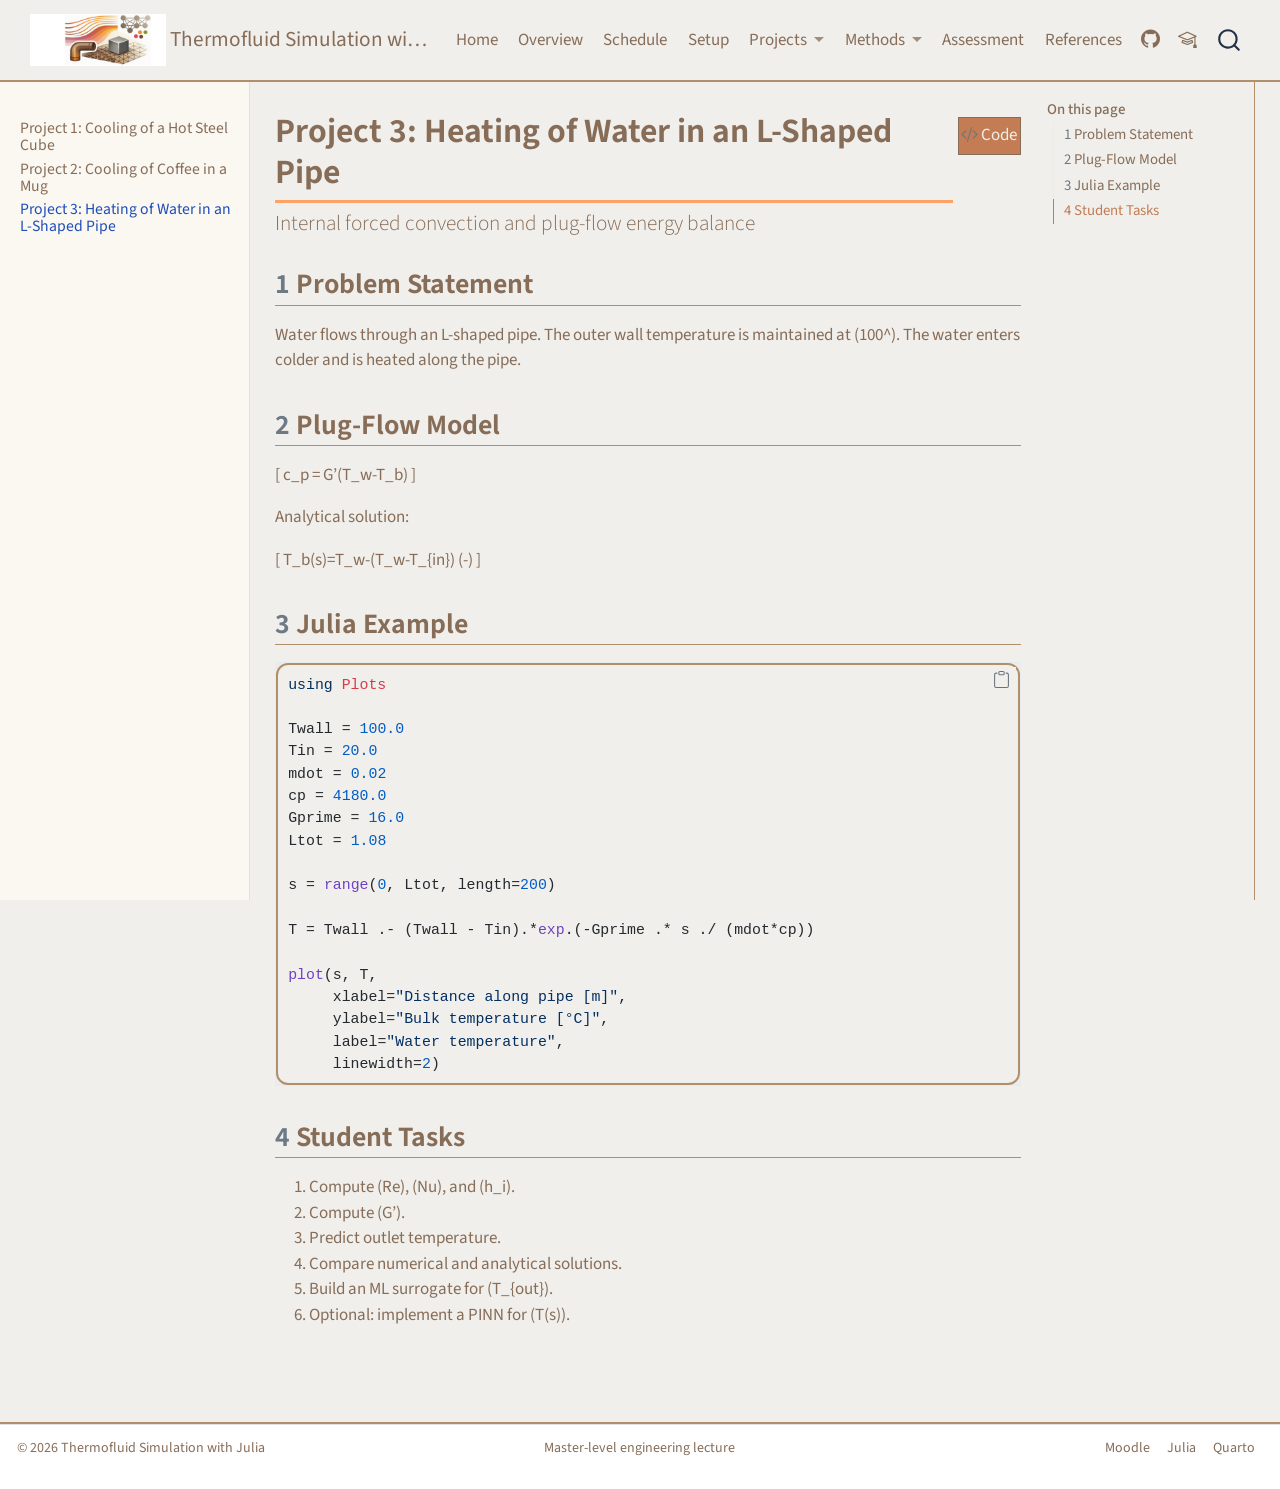
<file: projects/project-3-l-pipe.html>
<!DOCTYPE html>
<html xmlns="http://www.w3.org/1999/xhtml" lang="en" xml:lang="en"><head>

<meta charset="utf-8">
<meta name="generator" content="quarto-1.10.18">

<meta name="viewport" content="width=device-width, initial-scale=1.0, user-scalable=yes">


<title>Project 3: Heating of Water in an L-Shaped Pipe – Thermofluid Simulation with Julia</title>
<style>
/* Default styles provided by pandoc.
** See https://pandoc.org/MANUAL.html#variables-for-html for config info.
*/
span.smallcaps{font-variant: small-caps;}
div.columns{display: flex; gap: 1.5em;}
div.column{flex: auto;}
@media screen {
div.columns{gap: min(4vw, 1.5em);}
div.column{overflow-x: auto;}
}
div.hanging-indent{margin-left: 1.5em; text-indent: -1.5em;}
ul.task-list{list-style: none;}
ul.task-list li input[type="checkbox"] {
  width: 0.8em;
  margin: 0 0.8em 0.2em -1em; /* quarto-specific, see https://github.com/quarto-dev/quarto-cli/issues/4556 */ 
  vertical-align: middle;
}
/* CSS for syntax highlighting */
html { -webkit-text-size-adjust: 100%; }
pre > code.sourceCode { white-space: pre; position: relative; }
pre > code.sourceCode > span { display: inline-block; line-height: 1.25; }
pre > code.sourceCode > span:empty { height: 1.2em; }
.sourceCode { overflow: visible; }
code.sourceCode > span { color: inherit; text-decoration: inherit; }
div.sourceCode { margin: 1em 0; }
pre.sourceCode { margin: 0; }
@media screen {
div.sourceCode { overflow: auto; }
}
@media print {
pre > code.sourceCode { white-space: pre-wrap; }
pre > code.sourceCode > span { text-indent: -5em; padding-left: 5em; }
}
pre.numberSource code
  { counter-reset: source-line 0; }
pre.numberSource code > span
  { position: relative; left: -4em; counter-increment: source-line; }
pre.numberSource code > span > a:first-child::before
  { content: counter(source-line);
    position: relative; left: -1em; text-align: right; vertical-align: baseline;
    border: none; display: inline-block;
    -webkit-touch-callout: none; -webkit-user-select: none;
    -khtml-user-select: none; -moz-user-select: none;
    -ms-user-select: none; user-select: none;
    padding: 0 4px; width: 4em;
  }
pre.numberSource { margin-left: 3em;  padding-left: 4px; }
div.sourceCode
  {   }
@media screen {
pre > code.sourceCode > span > a:first-child::before { text-decoration: underline; }
}
</style>


<script src="../site_libs/quarto-nav/quarto-nav.js"></script>
<script src="../site_libs/clipboard/clipboard.min.js"></script>
<script src="../site_libs/quarto-search/autocomplete.umd.js"></script>
<script src="../site_libs/quarto-search/fuse.min.js"></script>
<script src="../site_libs/quarto-search/quarto-search.js"></script>
<meta name="quarto:offset" content="../">
<link href="../assets/favicon.png" rel="icon" type="image/png">
<script src="../site_libs/quarto-html/quarto.js" type="module"></script>
<script src="../site_libs/quarto-html/tabsets/tabsets.js" type="module"></script>
<script src="../site_libs/quarto-html/popper.min.js"></script>
<script src="../site_libs/quarto-html/tippy.umd.min.js"></script>
<script src="../site_libs/quarto-html/anchor.min.js"></script>
<link href="../site_libs/quarto-html/tippy.css" rel="stylesheet">
<link href="../site_libs/quarto-html/quarto-syntax-highlighting-bb62276ab45c84d9efd712f51ff97b5a.css" rel="stylesheet" id="quarto-text-highlighting-styles">
<script src="../site_libs/bootstrap/bootstrap.min.js"></script>
<link href="../site_libs/bootstrap/bootstrap-icons.css" rel="stylesheet">
<link href="../site_libs/bootstrap/bootstrap-1e8badbd0cb5ac28dec3b9cb014a888b.min.css" rel="stylesheet" append-hash="true" id="quarto-bootstrap" data-mode="light">
<script id="quarto-search-options" type="application/json">{
  "location": "navbar",
  "copy-button": false,
  "collapse-after": 3,
  "panel-placement": "end",
  "type": "overlay",
  "limit": 50,
  "keyboard-shortcut": [
    "f",
    "/",
    "s"
  ],
  "show-item-context": false,
  "language": {
    "search-no-results-text": "No results",
    "search-matching-documents-text": "matching documents",
    "search-copy-link-title": "Copy link to search",
    "search-hide-matches-text": "Hide additional matches",
    "search-more-match-text": "more match in this document",
    "search-more-matches-text": "more matches in this document",
    "search-clear-button-title": "Clear",
    "search-text-placeholder": "",
    "search-detached-cancel-button-title": "Cancel",
    "search-submit-button-title": "Submit",
    "search-label": "Search"
  }
}</script>
<style>html{ scroll-behavior: smooth; }</style>


<link rel="stylesheet" href="../styles.css">
</head>

<body class="nav-sidebar docked nav-fixed quarto-light">

<div id="quarto-search-results"></div>
  <header id="quarto-header" class="headroom fixed-top">
    <nav class="navbar navbar-expand-lg " data-bs-theme="dark">
      <div class="navbar-container container-fluid">
      <div class="navbar-brand-container mx-auto">
    <a href="../index.html" class="navbar-brand navbar-brand-logo">
    <img src="../assets/logo-3x1.png" alt="Thermofluid Simulation with Julia course logo" class="navbar-logo light-content">
    <img src="../assets/logo-3x1.png" alt="Thermofluid Simulation with Julia course logo" class="navbar-logo dark-content">
    </a>
    <a class="navbar-brand" href="../index.html">
    <span class="navbar-title">Thermofluid Simulation with Julia</span>
    </a>
  </div>
            <div id="quarto-search" class="" title="Search"></div>
          <button class="navbar-toggler" type="button" data-bs-toggle="collapse" data-bs-target="#navbarCollapse" aria-controls="navbarCollapse" role="menu" aria-expanded="false" aria-label="Toggle navigation" onclick="if (window.quartoToggleHeadroom) { window.quartoToggleHeadroom(); }">
  <span class="navbar-toggler-icon"></span>
</button>
          <div class="collapse navbar-collapse" id="navbarCollapse">
            <ul class="navbar-nav navbar-nav-scroll me-auto">
  <li class="nav-item">
    <a class="nav-link" href="../index.html"> 
<span class="menu-text">Home</span></a>
  </li>  
  <li class="nav-item">
    <a class="nav-link" href="../overview.html"> 
<span class="menu-text">Overview</span></a>
  </li>  
  <li class="nav-item">
    <a class="nav-link" href="../schedule.html"> 
<span class="menu-text">Schedule</span></a>
  </li>  
  <li class="nav-item">
    <a class="nav-link" href="../setup.html"> 
<span class="menu-text">Setup</span></a>
  </li>  
  <li class="nav-item dropdown ">
    <a class="nav-link dropdown-toggle" href="#" id="nav-menu-projects" role="link" data-bs-toggle="dropdown" aria-expanded="false">
 <span class="menu-text">Projects</span>
    </a>
    <ul class="dropdown-menu" aria-labelledby="nav-menu-projects">    
        <li>
    <a class="dropdown-item" href="../projects/project-1-steel-cube.html">
 <span class="dropdown-text">Project 1: Steel Cube Cooling</span></a>
  </li>  
        <li>
    <a class="dropdown-item" href="../projects/project-2-coffee.html">
 <span class="dropdown-text">Project 2: Coffee Cooling</span></a>
  </li>  
        <li>
    <a class="dropdown-item" href="../projects/project-3-l-pipe.html">
 <span class="dropdown-text">Project 3: L-Shaped Pipe</span></a>
  </li>  
    </ul>
  </li>
  <li class="nav-item dropdown ">
    <a class="nav-link dropdown-toggle" href="#" id="nav-menu-methods" role="link" data-bs-toggle="dropdown" aria-expanded="false">
 <span class="menu-text">Methods</span>
    </a>
    <ul class="dropdown-menu" aria-labelledby="nav-menu-methods">    
        <li>
    <a class="dropdown-item" href="../methods/finite-difference.html">
 <span class="dropdown-text">Finite Difference</span></a>
  </li>  
        <li>
    <a class="dropdown-item" href="../methods/finite-element.html">
 <span class="dropdown-text">Finite Element Method</span></a>
  </li>  
        <li>
    <a class="dropdown-item" href="../methods/cfd-libraries.html">
 <span class="dropdown-text">CFD Libraries in Julia</span></a>
  </li>  
        <li>
    <a class="dropdown-item" href="../methods/ml-pinns.html">
 <span class="dropdown-text">ML and PINNs</span></a>
  </li>  
        <li>
    <a class="dropdown-item" href="../methods/verification-validation.html">
 <span class="dropdown-text">Verification &amp; Validation</span></a>
  </li>  
    </ul>
  </li>
  <li class="nav-item">
    <a class="nav-link" href="../assessment.html"> 
<span class="menu-text">Assessment</span></a>
  </li>  
  <li class="nav-item">
    <a class="nav-link" href="../references.html"> 
<span class="menu-text">References</span></a>
  </li>  
</ul>
            <ul class="navbar-nav navbar-nav-scroll ms-auto">
  <li class="nav-item compact">
    <a class="nav-link" href="https://github.com/inys/thermofluids-julia-course"> <i class="bi bi-github" role="img" aria-label="GitHub repository">
</i> 
<span class="menu-text"></span></a>
  </li>  
  <li class="nav-item compact">
    <a class="nav-link" href="https://moodle.unileoben.ac.at/course/view.php?id=7923"> <i class="bi bi-mortarboard" role="img" aria-label="Moodle course">
</i> 
<span class="menu-text"></span></a>
  </li>  
</ul>
          </div> <!-- /navcollapse -->
            <div class="quarto-navbar-tools">
</div>
      </div> <!-- /container-fluid -->
    </nav>
  <nav class="quarto-secondary-nav">
    <div class="container-fluid d-flex">
      <button type="button" class="quarto-btn-toggle btn" data-bs-toggle="collapse" role="button" data-bs-target=".quarto-sidebar-collapse-item" aria-controls="quarto-sidebar" aria-expanded="false" aria-label="Toggle sidebar navigation" onclick="if (window.quartoToggleHeadroom) { window.quartoToggleHeadroom(); }">
        <i class="bi bi-layout-text-sidebar-reverse"></i>
      </button>
        <nav class="quarto-page-breadcrumbs" aria-label="breadcrumb"><ol class="breadcrumb"><li class="breadcrumb-item"><a href="../projects/project-3-l-pipe.html">Project 3: Heating of Water in an L-Shaped Pipe</a></li></ol></nav>
        <a class="flex-grow-1" role="navigation" data-bs-toggle="collapse" data-bs-target=".quarto-sidebar-collapse-item" aria-controls="quarto-sidebar" aria-expanded="false" aria-label="Toggle sidebar navigation" onclick="if (window.quartoToggleHeadroom) { window.quartoToggleHeadroom(); }">      
        </a>
    </div>
  </nav>
</header>
<!-- content -->
<div id="quarto-content" class="quarto-container page-columns page-rows-contents page-layout-article page-navbar">
<!-- sidebar -->
  <nav id="quarto-sidebar" class="sidebar collapse collapse-horizontal quarto-sidebar-collapse-item sidebar-navigation docked overflow-auto">
    <div class="sidebar-menu-container"> 
    <ul class="list-unstyled mt-1">
        <li class="sidebar-item">
  <div class="sidebar-item-container"> 
  <a href="../projects/project-1-steel-cube.html" class="sidebar-item-text sidebar-link">
 <span class="menu-text">Project 1: Cooling of a Hot Steel Cube</span></a>
  </div>
</li>
        <li class="sidebar-item">
  <div class="sidebar-item-container"> 
  <a href="../projects/project-2-coffee.html" class="sidebar-item-text sidebar-link">
 <span class="menu-text">Project 2: Cooling of Coffee in a Mug</span></a>
  </div>
</li>
        <li class="sidebar-item">
  <div class="sidebar-item-container"> 
  <a href="../projects/project-3-l-pipe.html" class="sidebar-item-text sidebar-link active">
 <span class="menu-text">Project 3: Heating of Water in an L-Shaped Pipe</span></a>
  </div>
</li>
    </ul>
    </div>
</nav>
<div id="quarto-sidebar-glass" class="quarto-sidebar-collapse-item" data-bs-toggle="collapse" data-bs-target=".quarto-sidebar-collapse-item"></div>
<!-- margin-sidebar -->
    <div id="quarto-margin-sidebar" class="sidebar margin-sidebar">
        <nav id="TOC" role="doc-toc" class="toc-active">
    <h2 id="toc-title">On this page</h2>
   
  <ul>
  <li><a href="#problem-statement" id="toc-problem-statement" class="nav-link active" data-scroll-target="#problem-statement"><span class="header-section-number">1</span> Problem Statement</a></li>
  <li><a href="#plug-flow-model" id="toc-plug-flow-model" class="nav-link" data-scroll-target="#plug-flow-model"><span class="header-section-number">2</span> Plug-Flow Model</a></li>
  <li><a href="#julia-example" id="toc-julia-example" class="nav-link" data-scroll-target="#julia-example"><span class="header-section-number">3</span> Julia Example</a></li>
  <li><a href="#student-tasks" id="toc-student-tasks" class="nav-link" data-scroll-target="#student-tasks"><span class="header-section-number">4</span> Student Tasks</a></li>
  </ul>
</nav>
    </div>
<!-- main -->
<main class="content" id="quarto-document-content">

<header id="title-block-header" class="quarto-title-block default">
<div class="quarto-title">
<div class="quarto-title-block"><div><h1 class="title">Project 3: Heating of Water in an L-Shaped Pipe</h1><button type="button" class="btn code-tools-button" id="quarto-code-tools-source"><i class="bi"></i> Code</button></div></div>
<p class="subtitle lead">Internal forced convection and plug-flow energy balance</p>
</div>



<div class="quarto-title-meta">

    
  
    
  </div>
  


</header>


<section id="problem-statement" class="level2" data-number="1">
<h2 data-number="1" class="anchored" data-anchor-id="problem-statement"><span class="header-section-number">1</span> Problem Statement</h2>
<p>Water flows through an L-shaped pipe. The outer wall temperature is maintained at (100^). The water enters colder and is heated along the pipe.</p>
</section>
<section id="plug-flow-model" class="level2" data-number="2">
<h2 data-number="2" class="anchored" data-anchor-id="plug-flow-model"><span class="header-section-number">2</span> Plug-Flow Model</h2>
<p>[ c_p = G’(T_w-T_b) ]</p>
<p>Analytical solution:</p>
<p>[ T_b(s)=T_w-(T_w-T_{in}) (-) ]</p>
</section>
<section id="julia-example" class="level2" data-number="3">
<h2 data-number="3" class="anchored" data-anchor-id="julia-example"><span class="header-section-number">3</span> Julia Example</h2>
<div class="code-copy-outer-scaffold"><div class="sourceCode" id="cb1"><pre class="sourceCode julia code-with-copy"><code class="sourceCode julia"><span id="cb1-1"><a href="#cb1-1" aria-hidden="true" tabindex="-1"></a><span class="im">using</span> <span class="bu">Plots</span></span>
<span id="cb1-2"><a href="#cb1-2" aria-hidden="true" tabindex="-1"></a></span>
<span id="cb1-3"><a href="#cb1-3" aria-hidden="true" tabindex="-1"></a>Twall <span class="op">=</span> <span class="fl">100.0</span></span>
<span id="cb1-4"><a href="#cb1-4" aria-hidden="true" tabindex="-1"></a>Tin <span class="op">=</span> <span class="fl">20.0</span></span>
<span id="cb1-5"><a href="#cb1-5" aria-hidden="true" tabindex="-1"></a>mdot <span class="op">=</span> <span class="fl">0.02</span></span>
<span id="cb1-6"><a href="#cb1-6" aria-hidden="true" tabindex="-1"></a>cp <span class="op">=</span> <span class="fl">4180.0</span></span>
<span id="cb1-7"><a href="#cb1-7" aria-hidden="true" tabindex="-1"></a>Gprime <span class="op">=</span> <span class="fl">16.0</span></span>
<span id="cb1-8"><a href="#cb1-8" aria-hidden="true" tabindex="-1"></a>Ltot <span class="op">=</span> <span class="fl">1.08</span></span>
<span id="cb1-9"><a href="#cb1-9" aria-hidden="true" tabindex="-1"></a></span>
<span id="cb1-10"><a href="#cb1-10" aria-hidden="true" tabindex="-1"></a>s <span class="op">=</span> <span class="fu">range</span>(<span class="fl">0</span>, Ltot, length<span class="op">=</span><span class="fl">200</span>)</span>
<span id="cb1-11"><a href="#cb1-11" aria-hidden="true" tabindex="-1"></a></span>
<span id="cb1-12"><a href="#cb1-12" aria-hidden="true" tabindex="-1"></a>T <span class="op">=</span> Twall <span class="op">.-</span> (Twall <span class="op">-</span> Tin)<span class="op">.*</span><span class="fu">exp</span>.(<span class="op">-</span>Gprime <span class="op">.*</span> s <span class="op">./</span> (mdot<span class="op">*</span>cp))</span>
<span id="cb1-13"><a href="#cb1-13" aria-hidden="true" tabindex="-1"></a></span>
<span id="cb1-14"><a href="#cb1-14" aria-hidden="true" tabindex="-1"></a><span class="fu">plot</span>(s, T,</span>
<span id="cb1-15"><a href="#cb1-15" aria-hidden="true" tabindex="-1"></a>     xlabel<span class="op">=</span><span class="st">"Distance along pipe [m]"</span>,</span>
<span id="cb1-16"><a href="#cb1-16" aria-hidden="true" tabindex="-1"></a>     ylabel<span class="op">=</span><span class="st">"Bulk temperature [°C]"</span>,</span>
<span id="cb1-17"><a href="#cb1-17" aria-hidden="true" tabindex="-1"></a>     label<span class="op">=</span><span class="st">"Water temperature"</span>,</span>
<span id="cb1-18"><a href="#cb1-18" aria-hidden="true" tabindex="-1"></a>     linewidth<span class="op">=</span><span class="fl">2</span>)</span></code></pre></div><button title="Copy to Clipboard" class="code-copy-button"><i class="bi"></i></button></div>
</section>
<section id="student-tasks" class="level2" data-number="4">
<h2 data-number="4" class="anchored" data-anchor-id="student-tasks"><span class="header-section-number">4</span> Student Tasks</h2>
<ol type="1">
<li>Compute (Re), (Nu), and (h_i).</li>
<li>Compute (G’).</li>
<li>Predict outlet temperature.</li>
<li>Compare numerical and analytical solutions.</li>
<li>Build an ML surrogate for (T_{out}).</li>
<li>Optional: implement a PINN for (T(s)).</li>
</ol>


<!-- -->

</section>

</main> <!-- /main -->
<script id="quarto-html-after-body" type="application/javascript">
  window.document.addEventListener("DOMContentLoaded", function (event) {
    const icon = "";
    const anchorJS = new window.AnchorJS();
    anchorJS.options = {
      placement: 'right',
      icon: icon
    };
    anchorJS.add('.anchored');
    const isCodeAnnotation = (el) => {
      for (const clz of el.classList) {
        if (clz.startsWith('code-annotation-')) {                     
          return true;
        }
      }
      return false;
    }
    const onCopySuccess = function(e) {
      // button target
      const button = e.trigger;
      // don't keep focus
      button.blur();
      // flash "checked"
      button.classList.add('code-copy-button-checked');
      var currentTitle = button.getAttribute("title");
      button.setAttribute("title", "Copied!");
      let tooltip;
      if (window.bootstrap) {
        button.setAttribute("data-bs-toggle", "tooltip");
        button.setAttribute("data-bs-placement", "left");
        button.setAttribute("data-bs-title", "Copied!");
        tooltip = new bootstrap.Tooltip(button, 
          { trigger: "manual", 
            customClass: "code-copy-button-tooltip",
            offset: [0, -8]});
        tooltip.show();    
      }
      setTimeout(function() {
        if (tooltip) {
          tooltip.hide();
          button.removeAttribute("data-bs-title");
          button.removeAttribute("data-bs-toggle");
          button.removeAttribute("data-bs-placement");
        }
        button.setAttribute("title", currentTitle);
        button.classList.remove('code-copy-button-checked');
      }, 1000);
      // clear code selection
      e.clearSelection();
    }
    const getTextToCopy = function(trigger) {
      const outerScaffold = trigger.parentElement.cloneNode(true);
      const codeEl = outerScaffold.querySelector('code');
      for (const childEl of codeEl.children) {
        if (isCodeAnnotation(childEl)) {
          childEl.remove();
        }
      }
      return codeEl.innerText;
    }
    const clipboard = new window.ClipboardJS('.code-copy-button:not([data-in-quarto-modal])', {
      text: getTextToCopy
    });
    clipboard.on('success', onCopySuccess);
    if (window.document.getElementById('quarto-embedded-source-code-modal')) {
      const clipboardModal = new window.ClipboardJS('.code-copy-button[data-in-quarto-modal]', {
        text: getTextToCopy,
        container: window.document.getElementById('quarto-embedded-source-code-modal')
      });
      clipboardModal.on('success', onCopySuccess);
    }
    const viewSource = window.document.getElementById('quarto-view-source') ||
                       window.document.getElementById('quarto-code-tools-source');
    if (viewSource) {
      const sourceUrl = viewSource.getAttribute("data-quarto-source-url");
      viewSource.addEventListener("click", function(e) {
        if (sourceUrl) {
          // rstudio viewer pane
          if (/\bcapabilities=\b/.test(window.location)) {
            window.open(sourceUrl);
          } else {
            window.location.href = sourceUrl;
          }
        } else {
          const modal = new bootstrap.Modal(document.getElementById('quarto-embedded-source-code-modal'));
          modal.show();
        }
        return false;
      });
    }
    function toggleCodeHandler(show) {
      return function(e) {
        const cellDetails = window.document.querySelectorAll(".cell details.code-fold");
        for (let i=0; i<cellDetails.length; i++) {
          const details = cellDetails[i];
          if (show) {
            details.open = true;
          } else {
            details.removeAttribute("open");
          }
        }
        const cellCodeDivs = window.document.querySelectorAll(".cell div.sourceCode.cell-code");
        const fromCls = show ? "hidden" : "unhidden";
        const toCls = show ? "unhidden" : "hidden";
        for (let i=0; i<cellCodeDivs.length; i++) {
          const codeDiv = cellCodeDivs[i];
          if (codeDiv.classList.contains(fromCls)) {
            codeDiv.classList.remove(fromCls);
            codeDiv.classList.add(toCls);
          } 
        }
        return false;
      }
    }
    const hideAllCode = window.document.getElementById("quarto-hide-all-code");
    if (hideAllCode) {
      hideAllCode.addEventListener("click", toggleCodeHandler(false));
    }
    const showAllCode = window.document.getElementById("quarto-show-all-code");
    if (showAllCode) {
      showAllCode.addEventListener("click", toggleCodeHandler(true));
    }
      var localhostRegex = new RegExp(/^(?:http|https):\/\/localhost\:?[0-9]*\//);
      var mailtoRegex = new RegExp(/^mailto:/);
        var filterRegex = new RegExp("https:\/\/inys\.github\.io\/thermofluids-julia-course\/");
      var isInternal = (href) => {
          return filterRegex.test(href) || localhostRegex.test(href) || mailtoRegex.test(href);
      }
      // Inspect non-navigation links and adorn them if external
     var links = window.document.querySelectorAll('a[href]:not(.nav-link):not(.navbar-brand):not(.toc-action):not(.sidebar-link):not(.sidebar-item-toggle):not(.pagination-link):not(.no-external):not([aria-hidden]):not(.dropdown-item):not(.quarto-navigation-tool):not(.about-link)');
      for (var i=0; i<links.length; i++) {
        const link = links[i];
        if (!isInternal(link.href)) {
          // undo the damage that might have been done by quarto-nav.js in the case of
          // links that we want to consider external
          if (link.dataset.originalHref !== undefined) {
            link.href = link.dataset.originalHref;
          }
            // target, if specified
            link.setAttribute("target", "_blank");
            if (link.getAttribute("rel") === null) {
              link.setAttribute("rel", "noopener");
            }
        }
      }
    function tippyHover(el, contentFn, onTriggerFn, onUntriggerFn) {
      const config = {
        allowHTML: true,
        maxWidth: 500,
        delay: 100,
        arrow: false,
        appendTo: function(el) {
            return el.parentElement;
        },
        interactive: true,
        interactiveBorder: 10,
        theme: 'quarto',
        placement: 'bottom-start',
      };
      if (contentFn) {
        config.content = contentFn;
      }
      if (onTriggerFn) {
        config.onTrigger = onTriggerFn;
      }
      if (onUntriggerFn) {
        config.onUntrigger = onUntriggerFn;
      }
      window.tippy(el, config); 
    }
    const noterefs = window.document.querySelectorAll('a[role="doc-noteref"]');
    for (var i=0; i<noterefs.length; i++) {
      const ref = noterefs[i];
      tippyHover(ref, function() {
        // use id or data attribute instead here
        let href = ref.getAttribute('data-footnote-href') || ref.getAttribute('href');
        try { href = new URL(href).hash; } catch {}
        const id = href.replace(/^#\/?/, "");
        const note = window.document.getElementById(id);
        if (note) {
          return note.innerHTML;
        } else {
          return "";
        }
      });
    }
    const xrefs = window.document.querySelectorAll('a.quarto-xref');
    const processXRef = (id, note) => {
      // Strip column container classes
      const stripColumnClz = (el) => {
        el.classList.remove("page-full", "page-columns");
        if (el.children) {
          for (const child of el.children) {
            stripColumnClz(child);
          }
        }
      }
      stripColumnClz(note)
      if (id === null || id.startsWith('sec-')) {
        // Special case sections, only their first couple elements
        const container = document.createElement("div");
        if (note.children && note.children.length > 2) {
          container.appendChild(note.children[0].cloneNode(true));
          for (let i = 1; i < note.children.length; i++) {
            const child = note.children[i];
            if (child.tagName === "P" && child.innerText === "") {
              continue;
            } else {
              container.appendChild(child.cloneNode(true));
              break;
            }
          }
          if (window.Quarto?.typesetMath) {
            window.Quarto.typesetMath(container);
          }
          return container.innerHTML
        } else {
          if (window.Quarto?.typesetMath) {
            window.Quarto.typesetMath(note);
          }
          return note.innerHTML;
        }
      } else {
        // Remove any anchor links if they are present
        const anchorLink = note.querySelector('a.anchorjs-link');
        if (anchorLink) {
          anchorLink.remove();
        }
        if (window.Quarto?.typesetMath) {
          window.Quarto.typesetMath(note);
        }
        if (note.classList.contains("callout")) {
          return note.outerHTML;
        } else {
          return note.innerHTML;
        }
      }
    }
    for (var i=0; i<xrefs.length; i++) {
      const xref = xrefs[i];
      tippyHover(xref, undefined, function(instance) {
        instance.disable();
        let url = xref.getAttribute('href');
        let hash = undefined; 
        if (url.startsWith('#')) {
          hash = url;
        } else {
          try { hash = new URL(url).hash; } catch {}
        }
        if (hash) {
          const id = hash.replace(/^#\/?/, "");
          const note = window.document.getElementById(id);
          if (note !== null) {
            try {
              const html = processXRef(id, note.cloneNode(true));
              instance.setContent(html);
            } finally {
              instance.enable();
              instance.show();
            }
          } else {
            // See if we can fetch this
            fetch(url.split('#')[0])
            .then(res => res.text())
            .then(html => {
              const parser = new DOMParser();
              const htmlDoc = parser.parseFromString(html, "text/html");
              const note = htmlDoc.getElementById(id);
              if (note !== null) {
                const html = processXRef(id, note);
                instance.setContent(html);
              } 
            }).finally(() => {
              instance.enable();
              instance.show();
            });
          }
        } else {
          // See if we can fetch a full url (with no hash to target)
          // This is a special case and we should probably do some content thinning / targeting
          fetch(url)
          .then(res => res.text())
          .then(html => {
            const parser = new DOMParser();
            const htmlDoc = parser.parseFromString(html, "text/html");
            const note = htmlDoc.querySelector('main.content');
            if (note !== null) {
              // This should only happen for chapter cross references
              // (since there is no id in the URL)
              // remove the first header
              if (note.children.length > 0 && note.children[0].tagName === "HEADER") {
                note.children[0].remove();
              }
              const html = processXRef(null, note);
              instance.setContent(html);
            } 
          }).finally(() => {
            instance.enable();
            instance.show();
          });
        }
      }, function(instance) {
      });
    }
        let selectedAnnoteEl;
        const selectorForAnnotation = ( cell, annotation) => {
          let cellAttr = 'data-code-cell="' + cell + '"';
          let lineAttr = 'data-code-annotation="' +  annotation + '"';
          const selector = 'span[' + cellAttr + '][' + lineAttr + ']';
          return selector;
        }
        const selectCodeLines = (annoteEl) => {
          const doc = window.document;
          const targetCell = annoteEl.getAttribute("data-target-cell");
          const targetAnnotation = annoteEl.getAttribute("data-target-annotation");
          const annoteSpan = window.document.querySelector(selectorForAnnotation(targetCell, targetAnnotation));
          const lines = annoteSpan.getAttribute("data-code-lines").split(",");
          const lineIds = lines.map((line) => {
            return targetCell + "-" + line;
          })
          let top = null;
          let height = null;
          let parent = null;
          if (lineIds.length > 0) {
              //compute the position of the single el (top and bottom and make a div)
              const el = window.document.getElementById(lineIds[0]);
              top = el.offsetTop;
              height = el.offsetHeight;
              parent = el.parentElement.parentElement;
            if (lineIds.length > 1) {
              const lastEl = window.document.getElementById(lineIds[lineIds.length - 1]);
              const bottom = lastEl.offsetTop + lastEl.offsetHeight;
              height = bottom - top;
            }
            if (top !== null && height !== null && parent !== null) {
              // cook up a div (if necessary) and position it 
              let div = window.document.getElementById("code-annotation-line-highlight");
              if (div === null) {
                div = window.document.createElement("div");
                div.setAttribute("id", "code-annotation-line-highlight");
                div.style.position = 'absolute';
                parent.appendChild(div);
              }
              div.style.top = top - 2 + "px";
              div.style.height = height + 4 + "px";
              div.style.left = 0;
              let gutterDiv = window.document.getElementById("code-annotation-line-highlight-gutter");
              if (gutterDiv === null) {
                gutterDiv = window.document.createElement("div");
                gutterDiv.setAttribute("id", "code-annotation-line-highlight-gutter");
                gutterDiv.style.position = 'absolute';
                const codeCell = window.document.getElementById(targetCell);
                const gutter = codeCell.querySelector('.code-annotation-gutter');
                gutter.appendChild(gutterDiv);
              }
              gutterDiv.style.top = top - 2 + "px";
              gutterDiv.style.height = height + 4 + "px";
            }
            selectedAnnoteEl = annoteEl;
          }
        };
        const unselectCodeLines = () => {
          const elementsIds = ["code-annotation-line-highlight", "code-annotation-line-highlight-gutter"];
          elementsIds.forEach((elId) => {
            const div = window.document.getElementById(elId);
            if (div) {
              div.remove();
            }
          });
          selectedAnnoteEl = undefined;
        };
          // Handle positioning of the toggle
      window.addEventListener(
        "resize",
        throttle(() => {
          elRect = undefined;
          if (selectedAnnoteEl) {
            selectCodeLines(selectedAnnoteEl);
          }
        }, 10)
      );
      function throttle(fn, ms) {
      let throttle = false;
      let timer;
        return (...args) => {
          if(!throttle) { // first call gets through
              fn.apply(this, args);
              throttle = true;
          } else { // all the others get throttled
              if(timer) clearTimeout(timer); // cancel #2
              timer = setTimeout(() => {
                fn.apply(this, args);
                timer = throttle = false;
              }, ms);
          }
        };
      }
        // Attach click handler to the DT
        const annoteDls = window.document.querySelectorAll('dt[data-target-cell]');
        for (const annoteDlNode of annoteDls) {
          annoteDlNode.addEventListener('click', (event) => {
            const clickedEl = event.target;
            if (clickedEl !== selectedAnnoteEl) {
              unselectCodeLines();
              const activeEl = window.document.querySelector('dt[data-target-cell].code-annotation-active');
              if (activeEl) {
                activeEl.classList.remove('code-annotation-active');
              }
              selectCodeLines(clickedEl);
              clickedEl.classList.add('code-annotation-active');
            } else {
              // Unselect the line
              unselectCodeLines();
              clickedEl.classList.remove('code-annotation-active');
            }
          });
        }
    const findCites = (el) => {
      const parentEl = el.parentElement;
      if (parentEl) {
        const cites = parentEl.dataset.cites;
        if (cites) {
          return {
            el,
            cites: cites.split(' ')
          };
        } else {
          return findCites(el.parentElement)
        }
      } else {
        return undefined;
      }
    };
    var bibliorefs = window.document.querySelectorAll('a[role="doc-biblioref"]');
    for (var i=0; i<bibliorefs.length; i++) {
      const ref = bibliorefs[i];
      const citeInfo = findCites(ref);
      if (citeInfo) {
        tippyHover(citeInfo.el, function() {
          var popup = window.document.createElement('div');
          citeInfo.cites.forEach(function(cite) {
            var citeDiv = window.document.createElement('div');
            citeDiv.classList.add('hanging-indent');
            citeDiv.classList.add('csl-entry');
            var biblioDiv = window.document.getElementById('ref-' + cite);
            if (biblioDiv) {
              citeDiv.innerHTML = biblioDiv.innerHTML;
            }
            popup.appendChild(citeDiv);
          });
          return popup.innerHTML;
        });
      }
    }
  });
  </script><div class="modal fade" id="quarto-embedded-source-code-modal" tabindex="-1" aria-labelledby="quarto-embedded-source-code-modal-label" aria-hidden="true"><div class="modal-dialog modal-dialog-scrollable"><div class="modal-content"><div class="modal-header"><h5 class="modal-title" id="quarto-embedded-source-code-modal-label">Source Code</h5><button class="btn-close" data-bs-dismiss="modal"></button></div><div class="modal-body"><div class="">
<div class="code-copy-outer-scaffold"><div class="sourceCode" id="cb2" data-shortcodes="false"><pre class="sourceCode markdown code-with-copy"><code class="sourceCode markdown"><span id="cb2-1"><a href="#cb2-1" aria-hidden="true" tabindex="-1"></a><span class="co">---</span></span>
<span id="cb2-2"><a href="#cb2-2" aria-hidden="true" tabindex="-1"></a><span class="an">title:</span><span class="co"> "Project 3: Heating of Water in an L-Shaped Pipe"</span></span>
<span id="cb2-3"><a href="#cb2-3" aria-hidden="true" tabindex="-1"></a><span class="an">subtitle:</span><span class="co"> "Internal forced convection and plug-flow energy balance"</span></span>
<span id="cb2-4"><a href="#cb2-4" aria-hidden="true" tabindex="-1"></a><span class="co">---</span></span>
<span id="cb2-5"><a href="#cb2-5" aria-hidden="true" tabindex="-1"></a></span>
<span id="cb2-6"><a href="#cb2-6" aria-hidden="true" tabindex="-1"></a><span class="fu">## Problem Statement</span></span>
<span id="cb2-7"><a href="#cb2-7" aria-hidden="true" tabindex="-1"></a></span>
<span id="cb2-8"><a href="#cb2-8" aria-hidden="true" tabindex="-1"></a>Water flows through an L-shaped pipe. The outer wall temperature is maintained</span>
<span id="cb2-9"><a href="#cb2-9" aria-hidden="true" tabindex="-1"></a>at <span class="sc">\(</span>100^\circ\text{C}<span class="sc">\)</span>. The water enters colder and is heated along the pipe.</span>
<span id="cb2-10"><a href="#cb2-10" aria-hidden="true" tabindex="-1"></a></span>
<span id="cb2-11"><a href="#cb2-11" aria-hidden="true" tabindex="-1"></a><span class="fu">## Plug-Flow Model</span></span>
<span id="cb2-12"><a href="#cb2-12" aria-hidden="true" tabindex="-1"></a></span>
<span id="cb2-13"><a href="#cb2-13" aria-hidden="true" tabindex="-1"></a><span class="sc">\[</span></span>
<span id="cb2-14"><a href="#cb2-14" aria-hidden="true" tabindex="-1"></a>\dot{m}c_p\frac{dT_b}{ds}</span>
<span id="cb2-15"><a href="#cb2-15" aria-hidden="true" tabindex="-1"></a>=</span>
<span id="cb2-16"><a href="#cb2-16" aria-hidden="true" tabindex="-1"></a>G'(T_w-T_b)</span>
<span id="cb2-17"><a href="#cb2-17" aria-hidden="true" tabindex="-1"></a><span class="sc">\]</span></span>
<span id="cb2-18"><a href="#cb2-18" aria-hidden="true" tabindex="-1"></a></span>
<span id="cb2-19"><a href="#cb2-19" aria-hidden="true" tabindex="-1"></a>Analytical solution:</span>
<span id="cb2-20"><a href="#cb2-20" aria-hidden="true" tabindex="-1"></a></span>
<span id="cb2-21"><a href="#cb2-21" aria-hidden="true" tabindex="-1"></a><span class="sc">\[</span></span>
<span id="cb2-22"><a href="#cb2-22" aria-hidden="true" tabindex="-1"></a>T_b(s)=T_w-(T_w-T_{in})</span>
<span id="cb2-23"><a href="#cb2-23" aria-hidden="true" tabindex="-1"></a>\exp\left(-\frac{G's}{\dot{m}c_p}\right)</span>
<span id="cb2-24"><a href="#cb2-24" aria-hidden="true" tabindex="-1"></a><span class="sc">\]</span></span>
<span id="cb2-25"><a href="#cb2-25" aria-hidden="true" tabindex="-1"></a></span>
<span id="cb2-26"><a href="#cb2-26" aria-hidden="true" tabindex="-1"></a><span class="fu">## Julia Example</span></span>
<span id="cb2-27"><a href="#cb2-27" aria-hidden="true" tabindex="-1"></a></span>
<span id="cb2-28"><a href="#cb2-28" aria-hidden="true" tabindex="-1"></a><span class="in">```julia</span></span>
<span id="cb2-29"><a href="#cb2-29" aria-hidden="true" tabindex="-1"></a><span class="im">using</span> <span class="bu">Plots</span></span>
<span id="cb2-30"><a href="#cb2-30" aria-hidden="true" tabindex="-1"></a></span>
<span id="cb2-31"><a href="#cb2-31" aria-hidden="true" tabindex="-1"></a>Twall <span class="op">=</span> <span class="fl">100.0</span></span>
<span id="cb2-32"><a href="#cb2-32" aria-hidden="true" tabindex="-1"></a>Tin <span class="op">=</span> <span class="fl">20.0</span></span>
<span id="cb2-33"><a href="#cb2-33" aria-hidden="true" tabindex="-1"></a>mdot <span class="op">=</span> <span class="fl">0.02</span></span>
<span id="cb2-34"><a href="#cb2-34" aria-hidden="true" tabindex="-1"></a>cp <span class="op">=</span> <span class="fl">4180.0</span></span>
<span id="cb2-35"><a href="#cb2-35" aria-hidden="true" tabindex="-1"></a>Gprime <span class="op">=</span> <span class="fl">16.0</span></span>
<span id="cb2-36"><a href="#cb2-36" aria-hidden="true" tabindex="-1"></a>Ltot <span class="op">=</span> <span class="fl">1.08</span></span>
<span id="cb2-37"><a href="#cb2-37" aria-hidden="true" tabindex="-1"></a></span>
<span id="cb2-38"><a href="#cb2-38" aria-hidden="true" tabindex="-1"></a>s <span class="op">=</span> <span class="fu">range</span>(<span class="fl">0</span>, Ltot, length<span class="op">=</span><span class="fl">200</span>)</span>
<span id="cb2-39"><a href="#cb2-39" aria-hidden="true" tabindex="-1"></a></span>
<span id="cb2-40"><a href="#cb2-40" aria-hidden="true" tabindex="-1"></a>T <span class="op">=</span> Twall <span class="op">.-</span> (Twall <span class="op">-</span> Tin)<span class="op">.*</span><span class="fu">exp</span>.(<span class="op">-</span>Gprime <span class="op">.*</span> s <span class="op">./</span> (mdot<span class="op">*</span>cp))</span>
<span id="cb2-41"><a href="#cb2-41" aria-hidden="true" tabindex="-1"></a></span>
<span id="cb2-42"><a href="#cb2-42" aria-hidden="true" tabindex="-1"></a><span class="fu">plot</span>(s, T,</span>
<span id="cb2-43"><a href="#cb2-43" aria-hidden="true" tabindex="-1"></a>     xlabel<span class="op">=</span><span class="st">"Distance along pipe [m]"</span>,</span>
<span id="cb2-44"><a href="#cb2-44" aria-hidden="true" tabindex="-1"></a>     ylabel<span class="op">=</span><span class="st">"Bulk temperature [°C]"</span>,</span>
<span id="cb2-45"><a href="#cb2-45" aria-hidden="true" tabindex="-1"></a>     label<span class="op">=</span><span class="st">"Water temperature"</span>,</span>
<span id="cb2-46"><a href="#cb2-46" aria-hidden="true" tabindex="-1"></a>     linewidth<span class="op">=</span><span class="fl">2</span>)</span>
<span id="cb2-47"><a href="#cb2-47" aria-hidden="true" tabindex="-1"></a><span class="in">```</span></span>
<span id="cb2-48"><a href="#cb2-48" aria-hidden="true" tabindex="-1"></a></span>
<span id="cb2-49"><a href="#cb2-49" aria-hidden="true" tabindex="-1"></a><span class="fu">## Student Tasks</span></span>
<span id="cb2-50"><a href="#cb2-50" aria-hidden="true" tabindex="-1"></a></span>
<span id="cb2-51"><a href="#cb2-51" aria-hidden="true" tabindex="-1"></a><span class="ss">1. </span>Compute <span class="sc">\(</span>Re<span class="sc">\)</span>, <span class="sc">\(</span>Nu<span class="sc">\)</span>, and <span class="sc">\(</span>h_i<span class="sc">\)</span>.</span>
<span id="cb2-52"><a href="#cb2-52" aria-hidden="true" tabindex="-1"></a><span class="ss">2. </span>Compute <span class="sc">\(</span>G'<span class="sc">\)</span>.</span>
<span id="cb2-53"><a href="#cb2-53" aria-hidden="true" tabindex="-1"></a><span class="ss">3. </span>Predict outlet temperature.</span>
<span id="cb2-54"><a href="#cb2-54" aria-hidden="true" tabindex="-1"></a><span class="ss">4. </span>Compare numerical and analytical solutions.</span>
<span id="cb2-55"><a href="#cb2-55" aria-hidden="true" tabindex="-1"></a><span class="ss">5. </span>Build an ML surrogate for <span class="sc">\(</span>T_{out}<span class="sc">\)</span>.</span>
<span id="cb2-56"><a href="#cb2-56" aria-hidden="true" tabindex="-1"></a><span class="ss">6. </span>Optional: implement a PINN for <span class="sc">\(</span>T(s)<span class="sc">\)</span>.</span></code></pre></div><button title="Copy to Clipboard" class="code-copy-button" data-in-quarto-modal=""><i class="bi"></i></button></div>
</div></div></div></div></div>
</div> <!-- /content -->
<footer class="footer">
  <div class="nav-footer">
    <div class="nav-footer-left">
<p>© 2026 Thermofluid Simulation with Julia</p>
</div>   
    <div class="nav-footer-center">
<p>Master-level engineering lecture</p>
</div>
    <div class="nav-footer-right">
      <ul class="footer-items list-unstyled">
    <li class="nav-item">
    <a class="nav-link" href="https://moodle.unileoben.ac.at/course/view.php?id=7923">
<p>Moodle</p>
</a>
  </li>  
    <li class="nav-item">
    <a class="nav-link" href="https://julialang.org">
<p>Julia</p>
</a>
  </li>  
    <li class="nav-item">
    <a class="nav-link" href="https://quarto.org">
<p>Quarto</p>
</a>
  </li>  
</ul>
    </div>
  </div>
</footer>




<script src="../site_libs/quarto-html/zenscroll-min.js"></script>
</body></html>
</file>
<file: site_libs/quarto-html/tippy.css>
.tippy-box[data-animation=fade][data-state=hidden]{opacity:0}[data-tippy-root]{max-width:calc(100vw - 10px)}.tippy-box{position:relative;background-color:#333;color:#fff;border-radius:4px;font-size:14px;line-height:1.4;white-space:normal;outline:0;transition-property:transform,visibility,opacity}.tippy-box[data-placement^=top]>.tippy-arrow{bottom:0}.tippy-box[data-placement^=top]>.tippy-arrow:before{bottom:-7px;left:0;border-width:8px 8px 0;border-top-color:initial;transform-origin:center top}.tippy-box[data-placement^=bottom]>.tippy-arrow{top:0}.tippy-box[data-placement^=bottom]>.tippy-arrow:before{top:-7px;left:0;border-width:0 8px 8px;border-bottom-color:initial;transform-origin:center bottom}.tippy-box[data-placement^=left]>.tippy-arrow{right:0}.tippy-box[data-placement^=left]>.tippy-arrow:before{border-width:8px 0 8px 8px;border-left-color:initial;right:-7px;transform-origin:center left}.tippy-box[data-placement^=right]>.tippy-arrow{left:0}.tippy-box[data-placement^=right]>.tippy-arrow:before{left:-7px;border-width:8px 8px 8px 0;border-right-color:initial;transform-origin:center right}.tippy-box[data-inertia][data-state=visible]{transition-timing-function:cubic-bezier(.54,1.5,.38,1.11)}.tippy-arrow{width:16px;height:16px;color:#333}.tippy-arrow:before{content:"";position:absolute;border-color:transparent;border-style:solid}.tippy-content{position:relative;padding:5px 9px;z-index:1}
</file>
<file: site_libs/quarto-html/quarto-syntax-highlighting-bb62276ab45c84d9efd712f51ff97b5a.css>
/* quarto syntax highlight colors */
:root {
  --quarto-hl-al-color: #ff5555;
  --quarto-hl-an-color: #6a737d;
  --quarto-hl-at-color: #d73a49;
  --quarto-hl-bn-color: #005cc5;
  --quarto-hl-bu-color: #d73a49;
  --quarto-hl-ch-color: #032f62;
  --quarto-hl-co-color: #6a737d;
  --quarto-hl-cv-color: #6a737d;
  --quarto-hl-cn-color: #005cc5;
  --quarto-hl-cf-color: #d73a49;
  --quarto-hl-dt-color: #d73a49;
  --quarto-hl-dv-color: #005cc5;
  --quarto-hl-do-color: #6a737d;
  --quarto-hl-er-color: #ff5555;
  --quarto-hl-ex-color: #d73a49;
  --quarto-hl-fl-color: #005cc5;
  --quarto-hl-fu-color: #6f42c1;
  --quarto-hl-im-color: #032f62;
  --quarto-hl-in-color: #6a737d;
  --quarto-hl-kw-color: #d73a49;
  --quarto-hl-op-color: #24292e;
  --quarto-hl-pp-color: #d73a49;
  --quarto-hl-re-color: #6a737d;
  --quarto-hl-sc-color: #005cc5;
  --quarto-hl-ss-color: #032f62;
  --quarto-hl-st-color: #032f62;
  --quarto-hl-va-color: #e36209;
  --quarto-hl-vs-color: #032f62;
  --quarto-hl-wa-color: #ff5555;
}

/* other quarto variables */
:root {
  --quarto-font-monospace: SFMono-Regular, Menlo, Monaco, Consolas, "Liberation Mono", "Courier New", monospace;
}

/* syntax highlight based on Pandoc's rules */
pre > code.sourceCode > span {
  color: #24292e;
}

code.sourceCode > span {
  color: #24292e;
}

div.sourceCode,
div.sourceCode pre.sourceCode {
  color: #24292e;
}

/* Normal */
code span {
  color: #24292e;
}

/* Alert */
code span.al {
  font-weight: bold;
  color: #ff5555;
}

/* Annotation */
code span.an {
  color: #6a737d;
}

/* Attribute */
code span.at {
  color: #d73a49;
}

/* BaseN */
code span.bn {
  color: #005cc5;
}

/* BuiltIn */
code span.bu {
  color: #d73a49;
}

/* ControlFlow */
code span.cf {
  color: #d73a49;
}

/* Char */
code span.ch {
  color: #032f62;
}

/* Constant */
code span.cn {
  color: #005cc5;
}

/* Comment */
code span.co {
  color: #6a737d;
}

/* CommentVar */
code span.cv {
  color: #6a737d;
}

/* Documentation */
code span.do {
  color: #6a737d;
}

/* DataType */
code span.dt {
  color: #d73a49;
}

/* DecVal */
code span.dv {
  color: #005cc5;
}

/* Error */
code span.er {
  color: #ff5555;
  text-decoration: underline;
}

/* Extension */
code span.ex {
  font-weight: bold;
  color: #d73a49;
}

/* Float */
code span.fl {
  color: #005cc5;
}

/* Function */
code span.fu {
  color: #6f42c1;
}

/* Import */
code span.im {
  color: #032f62;
}

/* Information */
code span.in {
  color: #6a737d;
}

/* Keyword */
code span.kw {
  color: #d73a49;
}

/* Operator */
code span.op {
  color: #24292e;
}

/* Preprocessor */
code span.pp {
  color: #d73a49;
}

/* RegionMarker */
code span.re {
  color: #6a737d;
}

/* SpecialChar */
code span.sc {
  color: #005cc5;
}

/* SpecialString */
code span.ss {
  color: #032f62;
}

/* String */
code span.st {
  color: #032f62;
}

/* Variable */
code span.va {
  color: #e36209;
}

/* VerbatimString */
code span.vs {
  color: #032f62;
}

/* Warning */
code span.wa {
  color: #ff5555;
}

.prevent-inlining {
  content: "</";
}

/*# sourceMappingURL=9fff47f1860eaa1c7b80d8cbc12525ed.css.map */
</file>
<file: styles.css>
/* -------------------------------------------------------
  Thermofluid Simulation with Julia
  Quarto course website style

  Palette restricted to the following RGB colors only:

  rgb(178,143,107)  #B28F6B
  rgb(215,157,49)   #D79D31
  rgb(135,109,88)   #876D58
  rgb(238,110,139)  #EE6E8B
  rgb(154,155,134)  #9A9B86
  rgb(255,162,102)  #FFA266
  rgb(240,239,235)  #F0EFEB
  rgb(195,124,84)   #C37C54

------------------------------------------------------- */

:root {
  --tf-taupe: rgb(178,143,107);
  --tf-ochre: rgb(215,157,49);
  --tf-brown: rgb(135,109,88);
  --tf-pink: rgb(238,110,139);
  --tf-sage: rgb(154,155,134);
  --tf-orange: rgb(255,162,102);
  --tf-cream: rgb(240,239,235);
  --tf-clay: rgb(195,124,84);

  --tf-background: rgb(240,239,235);
  --tf-surface: rgb(240,239,235);
  --tf-text: rgb(135,109,88);
  --tf-heading: rgb(135,109,88);
  --tf-border: rgb(178,143,107);
  --tf-accent: rgb(215,157,49);
  --tf-accent-2: rgb(195,124,84);
  --tf-accent-3: rgb(238,110,139);
}

/* -------------------------------------------------------
  General page
------------------------------------------------------- */

body {
  background-color: var(--tf-background);
  color: var(--tf-text);
}

/* -------------------------------------------------------
  Navbar
------------------------------------------------------- */

.navbar {
  background-color: var(--tf-cream) !important;
  color: var(--tf-brown) !important;
  border-bottom: 2px solid var(--tf-taupe);
  box-shadow: none;
}

.navbar a,
.navbar-brand,
.navbar-title,
.navbar-nav .nav-link {
  color: var(--tf-brown) !important;
}

.navbar a:hover,
.navbar-nav .nav-link:hover {
  color: var(--tf-clay) !important;
}

/* Navbar logo with 3:1 aspect ratio */
.navbar-brand img {
  max-height: 52px;
  width: auto;
  object-fit: contain;
}

/* Improve logo visibility on narrow screens */
@media (max-width: 768px) {
  .navbar-brand img {
    max-height: 38px;
  }
}

/* Search button/icon areas */
.aa-DetachedSearchButton,
.aa-DetachedSearchButtonIcon,
.aa-DetachedSearchButtonPlaceholder {
  background-color: var(--tf-cream) !important;
  color: var(--tf-brown) !important;
  border-color: var(--tf-taupe) !important;
}

/* -------------------------------------------------------
   Sidebar
------------------------------------------------------- */

.sidebar {
  background-color: var(--tf-cream);
  color: var(--tf-brown);
  border-right: 1px solid var(--tf-taupe);
}

.sidebar a {
  color: var(--tf-brown);
}

.sidebar a:hover {
  color: var(--tf-clay);
}

.sidebar nav[role="doc-toc"] ul > li > a.active,
.sidebar nav[role="doc-toc"] ul > li > ul > li > a.active {
  color: var(--tf-clay) !important;
  border-left-color: var(--tf-clay) !important;
}

/* -------------------------------------------------------
  Headings and text
------------------------------------------------------- */

h1, h2, h3, h4, h5, h6 {
  color: var(--tf-heading);
  font-weight: 650;
}

h1 {
  border-bottom: 3px solid var(--tf-orange);
  padding-bottom: 0.35rem;
}

h2 {
  margin-top: 2rem;
  border-bottom: 1px solid var(--tf-taupe);
  padding-bottom: 0.15rem;
}

p,
li,
td,
th {
  color: var(--tf-text);
}

strong {
  color: var(--tf-brown);
}

em {
  color: var(--tf-clay);
}

/* -------------------------------------------------------
  Links
------------------------------------------------------- */

a {
  color: var(--tf-clay);
}

a:hover {
  color: var(--tf-pink);
}

/* -------------------------------------------------------
  Hero banner
------------------------------------------------------- */

.hero {
  background-color: var(--tf-cream);
  border: 2px solid var(--tf-taupe);
  border-radius: 18px;
  padding: 2.2rem;
  margin-bottom: 2rem;
  box-shadow: none;
}

.hero-logo {
  width: 100%;
  max-width: 900px;
  border-radius: 14px;
  display: block;
  margin: 0 auto 1.5rem auto;
  border: 2px solid var(--tf-taupe);
  box-shadow: none;
}

.hero-title {
  font-size: clamp(2rem, 4vw, 3.6rem);
  line-height: 1.05;
  margin-bottom: 0.6rem;
  color: var(--tf-brown);
}

.hero-subtitle {
  font-size: 1.25rem;
  color: var(--tf-brown);
  max-width: 850px;
}

/* -------------------------------------------------------
  Cards
------------------------------------------------------- */

.course-card-grid {
  display: grid;
  grid-template-columns: repeat(auto-fit, minmax(260px, 1fr));
  gap: 1.1rem;
  margin-top: 1.5rem;
  margin-bottom: 2rem;
}

.course-card {
  background-color: var(--tf-cream);
  border: 2px solid var(--tf-taupe);
  border-radius: 16px;
  padding: 1.25rem;
  box-shadow: none;
  transition: transform 0.12s ease-in-out, border-color 0.12s ease-in-out;
}

.course-card:hover {
  transform: translateY(-2px);
  border-color: var(--tf-clay);
}

.course-card h3 {
  margin-top: 0;
  color: var(--tf-brown);
}

.course-card p {
  color: var(--tf-brown);
}

.course-card a {
  color: var(--tf-clay);
}

.course-card a:hover {
  color: var(--tf-pink);
}

/* -------------------------------------------------------
  Tags
------------------------------------------------------- */

.course-card .tag,
.tag {
  display: inline-block;
  font-size: 0.8rem;
  background-color: var(--tf-taupe);
  color: var(--tf-cream);
  border: 1px solid var(--tf-brown);
  border-radius: 999px;
  padding: 0.2rem 0.55rem;
  margin-right: 0.3rem;
  margin-bottom: 0.4rem;
}

/* Method tags */
.tag-fdm {
  background-color: var(--tf-sage) !important;
  color: var(--tf-cream) !important;
  border-color: var(--tf-brown) !important;
}

.tag-fem {
  background-color: var(--tf-pink) !important;
  color: var(--tf-cream) !important;
  border-color: var(--tf-brown) !important;
}

.tag-cfd {
  background-color: var(--tf-ochre) !important;
  color: var(--tf-brown) !important;
  border-color: var(--tf-brown) !important;
}

.tag-ml {
  background-color: var(--tf-orange) !important;
  color: var(--tf-brown) !important;
  border-color: var(--tf-brown) !important;
}

.tag-heat {
  background-color: var(--tf-clay) !important;
  color: var(--tf-cream) !important;
  border-color: var(--tf-brown) !important;
}

/* -------------------------------------------------------
  Tables
------------------------------------------------------- */

table {
  background-color: var(--tf-cream);
  color: var(--tf-brown);
  border-color: var(--tf-taupe);
}

thead {
  background-color: var(--tf-taupe);
  color: var(--tf-cream);
}

thead th {
  color: var(--tf-cream);
  border-color: var(--tf-brown);
}

tbody tr {
  border-color: var(--tf-taupe);
}

tbody tr:nth-child(even) {
  background-color: var(--tf-cream);
}

tbody tr:nth-child(odd) {
  background-color: var(--tf-cream);
}

td,
th {
  border-color: var(--tf-taupe);
}

/* -------------------------------------------------------
  Code blocks
------------------------------------------------------- */

pre,
pre.sourceCode {
  background-color: var(--tf-cream) !important;
  color: var(--tf-brown) !important;
  border-radius: 12px;
  border: 2px solid var(--tf-taupe);
}

code {
  color: var(--tf-clay);
  background-color: var(--tf-cream);
}

.cell-output,
.cell-output-display,
.cell-output-stdout,
.cell-output-stderr {
  background-color: var(--tf-cream);
  color: var(--tf-brown);
  border-color: var(--tf-taupe);
}

/* Code copy button */
.code-copy-button {
  color: var(--tf-brown) !important;
  background-color: var(--tf-cream) !important;
  border-color: var(--tf-taupe) !important;
}

.code-copy-button:hover {
  color: var(--tf-clay) !important;
  background-color: var(--tf-cream) !important;
}

/* -------------------------------------------------------
  Callouts
------------------------------------------------------- */

.callout {
  border-radius: 14px;
  background-color: var(--tf-cream);
  color: var(--tf-brown);
  border-color: var(--tf-taupe);
}

.callout-title {
  color: var(--tf-brown);
}

.callout-note {
  border-left-color: var(--tf-sage);
}

.callout-tip {
  border-left-color: var(--tf-ochre);
}

.callout-warning {
  border-left-color: var(--tf-orange);
}

.callout-important {
  border-left-color: var(--tf-pink);
}

.callout-caution {
  border-left-color: var(--tf-clay);
}

/* -------------------------------------------------------
  Footer
------------------------------------------------------- */

.footer {
  background-color: var(--tf-cream);
  color: var(--tf-brown);
  border-top: 2px solid var(--tf-taupe);
}

.footer a {
  color: var(--tf-clay);
}

.footer a:hover {
  color: var(--tf-pink);
}

/* -------------------------------------------------------
  Figures and captions
------------------------------------------------------- */

.figure-caption,
figcaption {
  color: var(--tf-brown);
  font-size: 0.92rem;
}

img {
  border-color: var(--tf-taupe);
}

/* -------------------------------------------------------
  Buttons
------------------------------------------------------- */

.btn,
.btn-primary {
  background-color: var(--tf-clay);
  border-color: var(--tf-brown);
  color: var(--tf-cream);
}

.btn:hover,
.btn-primary:hover {
  background-color: var(--tf-pink);
  border-color: var(--tf-brown);
  color: var(--tf-cream);
}

.btn-secondary {
  background-color: var(--tf-taupe);
  border-color: var(--tf-brown);
  color: var(--tf-cream);
}

.btn-secondary:hover {
  background-color: var(--tf-ochre);
  border-color: var(--tf-brown);
  color: var(--tf-brown);
}

/* -------------------------------------------------------
  Forms and inputs
------------------------------------------------------- */

input,
textarea,
select {
  background-color: var(--tf-cream);
  color: var(--tf-brown);
  border: 1px solid var(--tf-taupe);
}

input:focus,
textarea:focus,
select:focus {
  border-color: var(--tf-clay);
  outline-color: var(--tf-clay);
}

/* -------------------------------------------------------
  Search overlay and autocomplete
------------------------------------------------------- */

.aa-Panel,
.aa-DetachedContainer,
.aa-Form,
.aa-Input,
.aa-Item {
  background-color: var(--tf-cream) !important;
  color: var(--tf-brown) !important;
  border-color: var(--tf-taupe) !important;
}

.aa-Item[aria-selected="true"] {
  background-color: var(--tf-taupe) !important;
  color: var(--tf-cream) !important;
}

/* -------------------------------------------------------
  Table of contents
------------------------------------------------------- */

#TOC,
.toc-active {
  color: var(--tf-brown);
}

#TOC a {
  color: var(--tf-brown);
}

#TOC a:hover {
  color: var(--tf-clay);
}

#TOC .active {
  color: var(--tf-pink);
  border-left-color: var(--tf-pink);
}

/* -------------------------------------------------------
  Tabs, panels, and nav pills
------------------------------------------------------- */

.nav-tabs {
  border-bottom-color: var(--tf-taupe);
}

.nav-tabs .nav-link {
  color: var(--tf-brown);
  border-color: var(--tf-taupe);
}

.nav-tabs .nav-link.active {
  color: var(--tf-cream);
  background-color: var(--tf-clay);
  border-color: var(--tf-brown);
}

.panel-tabset .nav-tabs .nav-link:hover {
  color: var(--tf-pink);
}

/* -------------------------------------------------------
  Blockquotes
------------------------------------------------------- */

blockquote {
  border-left: 4px solid var(--tf-clay);
  color: var(--tf-brown);
  background-color: var(--tf-cream);
}

/* -------------------------------------------------------
  Horizontal rule
------------------------------------------------------- */

hr {
  border-color: var(--tf-taupe);
}

/* -------------------------------------------------------
  Utility classes
------------------------------------------------------- */

.center {
  text-align: center;
}

.muted {
  color: var(--tf-sage);
}

.compact-list li {
  margin-bottom: 0.25rem;
}

/* Optional page banner */
.course-page-banner {
  background-color: var(--tf-cream);
  text-align: center;
  padding: 1rem 1rem 0.4rem 1rem;
  border-bottom: 1px solid var(--tf-taupe);
}

.course-page-banner img {
  max-width: 920px;
  width: 90%;
  height: auto;
  border-radius: 12px;
  border: 2px solid var(--tf-taupe);
}

/* -------------------------------------------------------
  Mermaid diagrams, if used
------------------------------------------------------- */

.mermaid {
  background-color: var(--tf-cream);
  color: var(--tf-brown);
}

/* -------------------------------------------------------
  MathJax / equations
------------------------------------------------------- */

mjx-container {
  color: var(--tf-brown);
}

/* -------------------------------------------------------
  Print behavior
------------------------------------------------------- */

@media print {
  body {
    background-color: var(--tf-cream);
    color: var(--tf-brown);
  }

  a {
    color: var(--tf-brown);
  }

  .navbar,
  .sidebar,
  .footer {
    background-color: var(--tf-cream);
    color: var(--tf-brown);
  }
}
</file>
